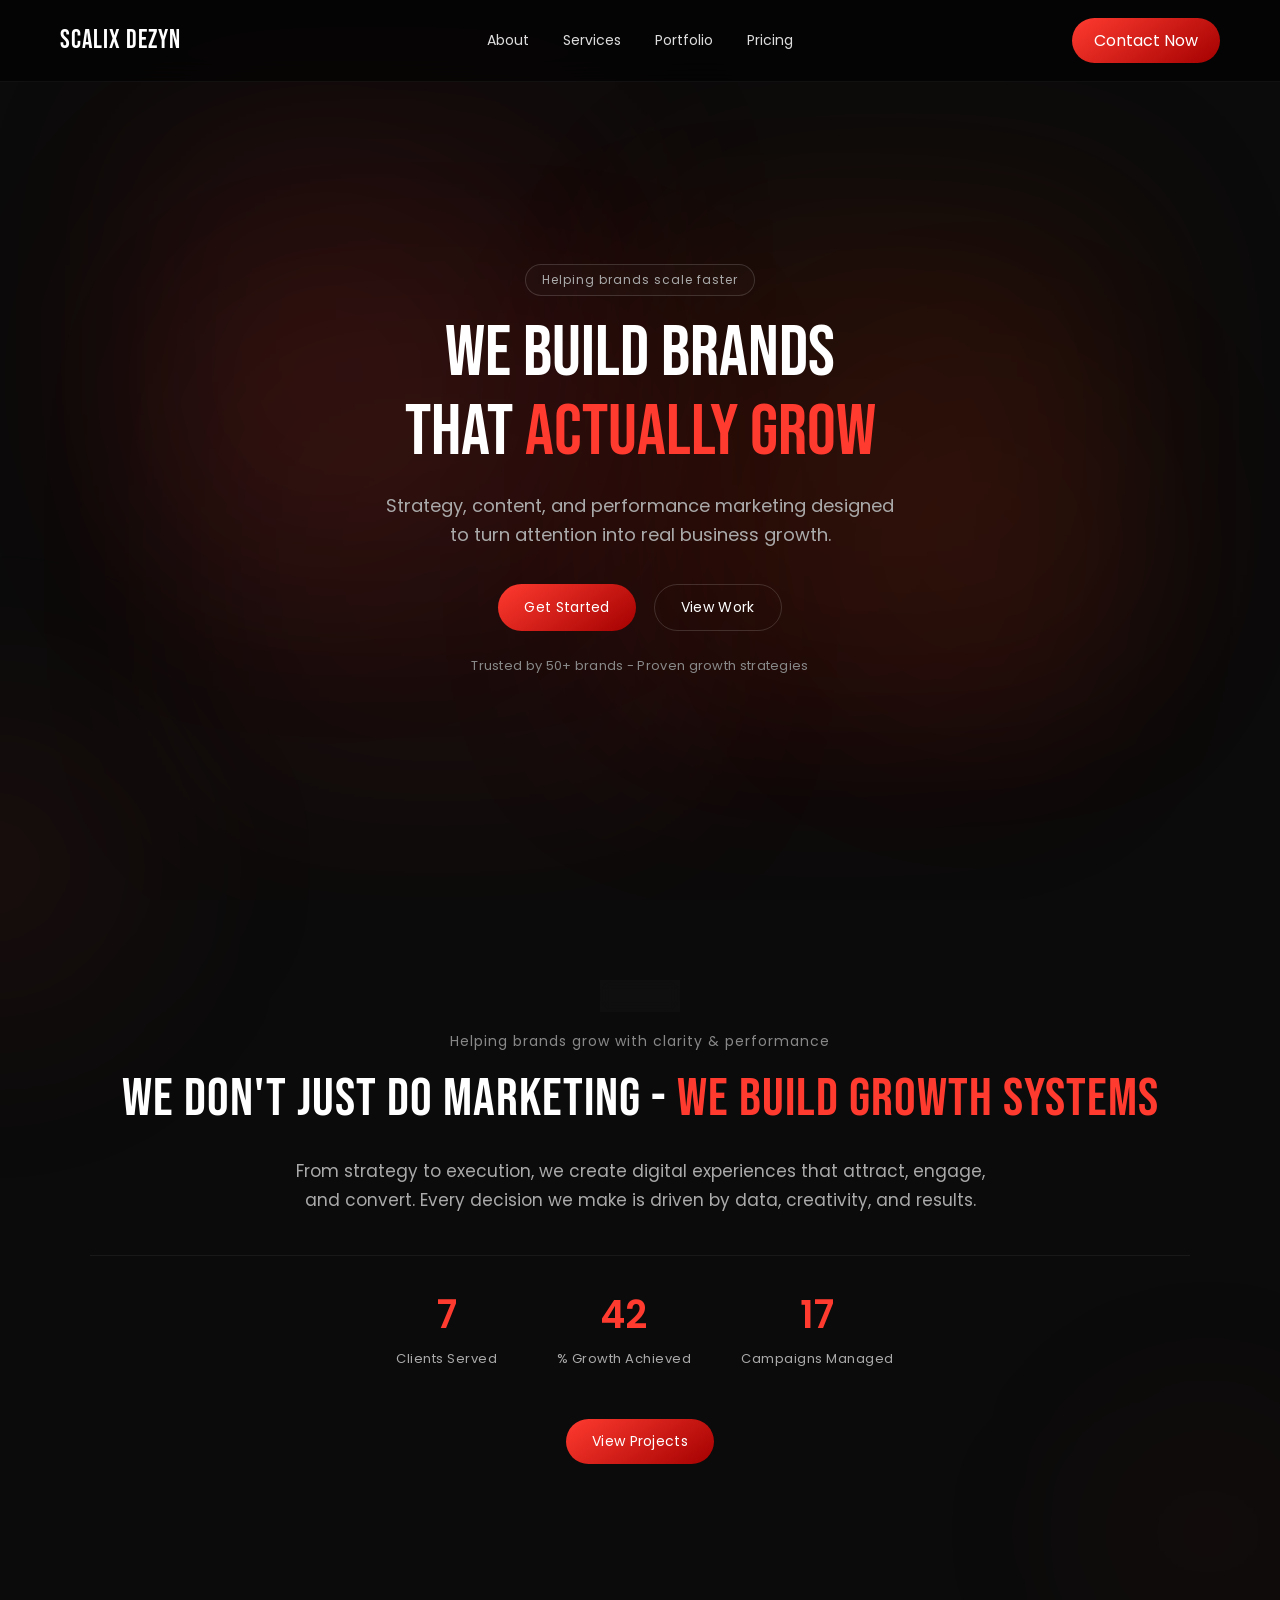
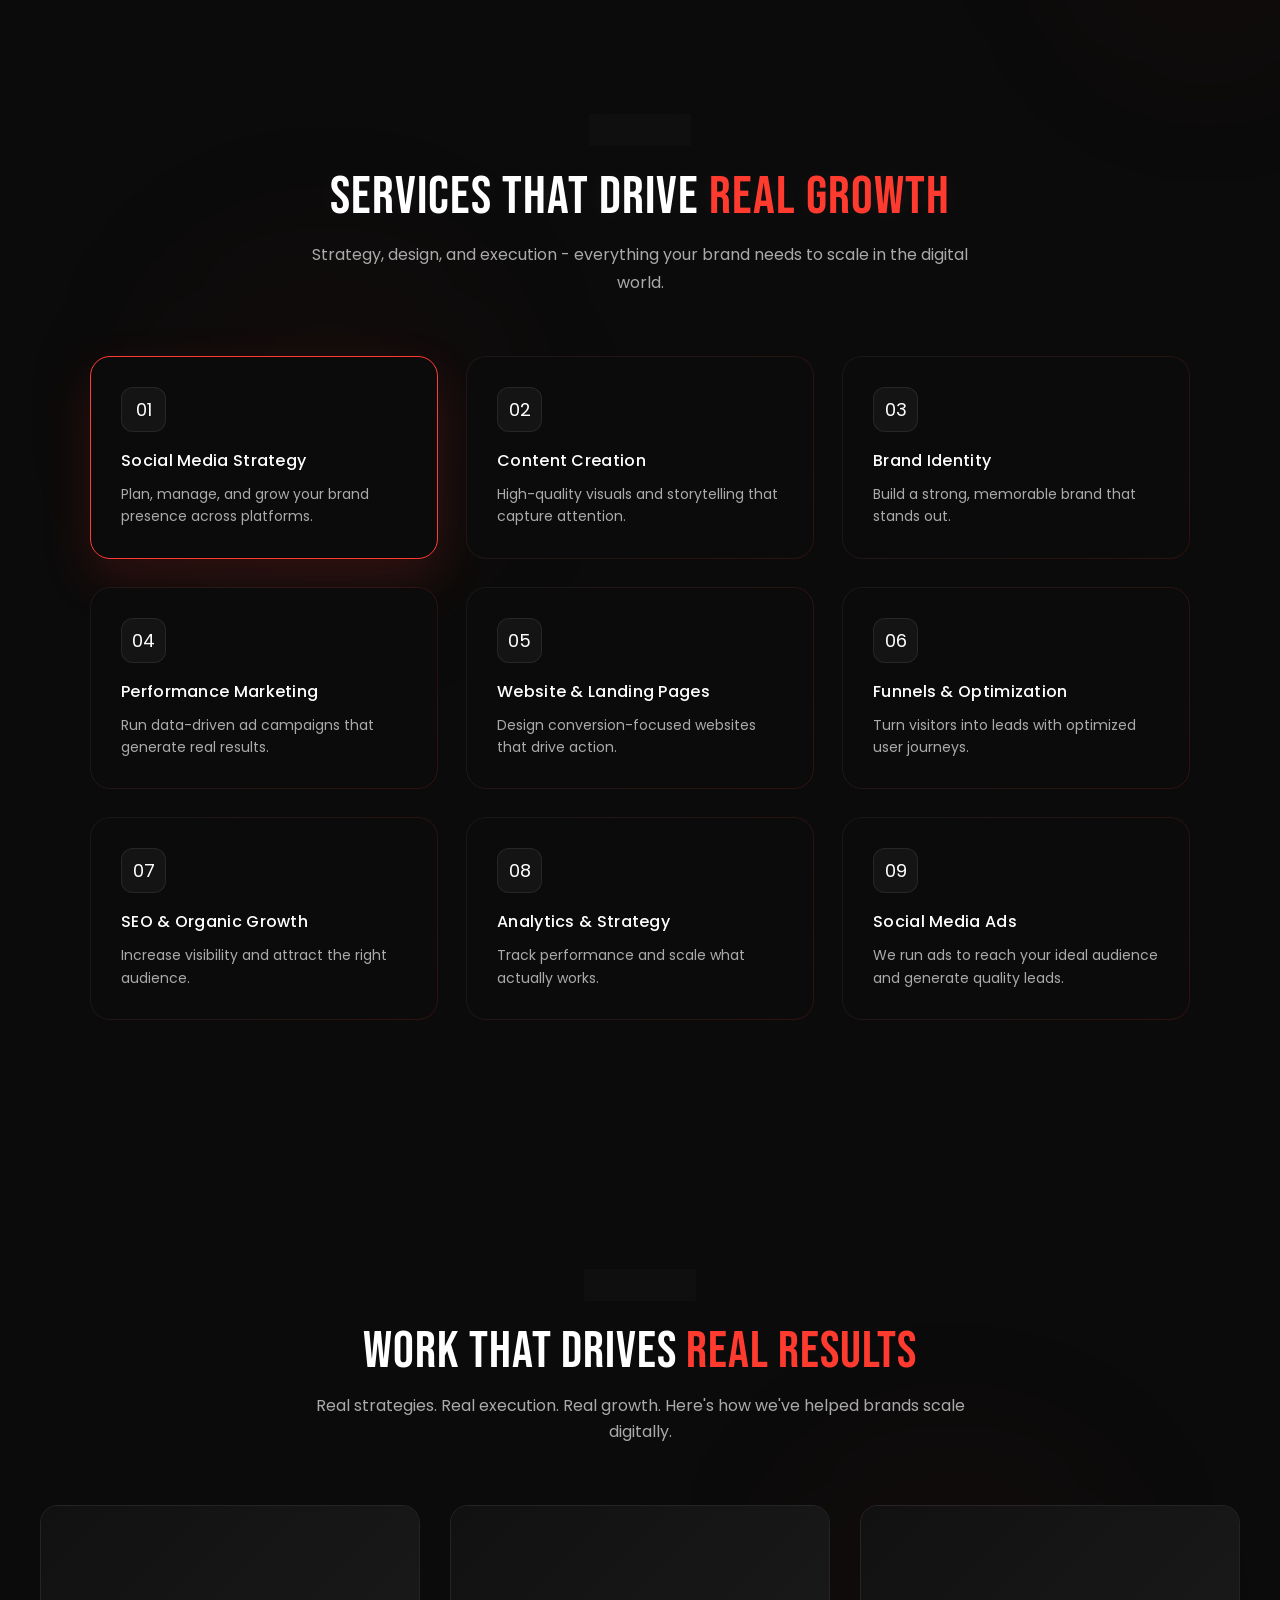
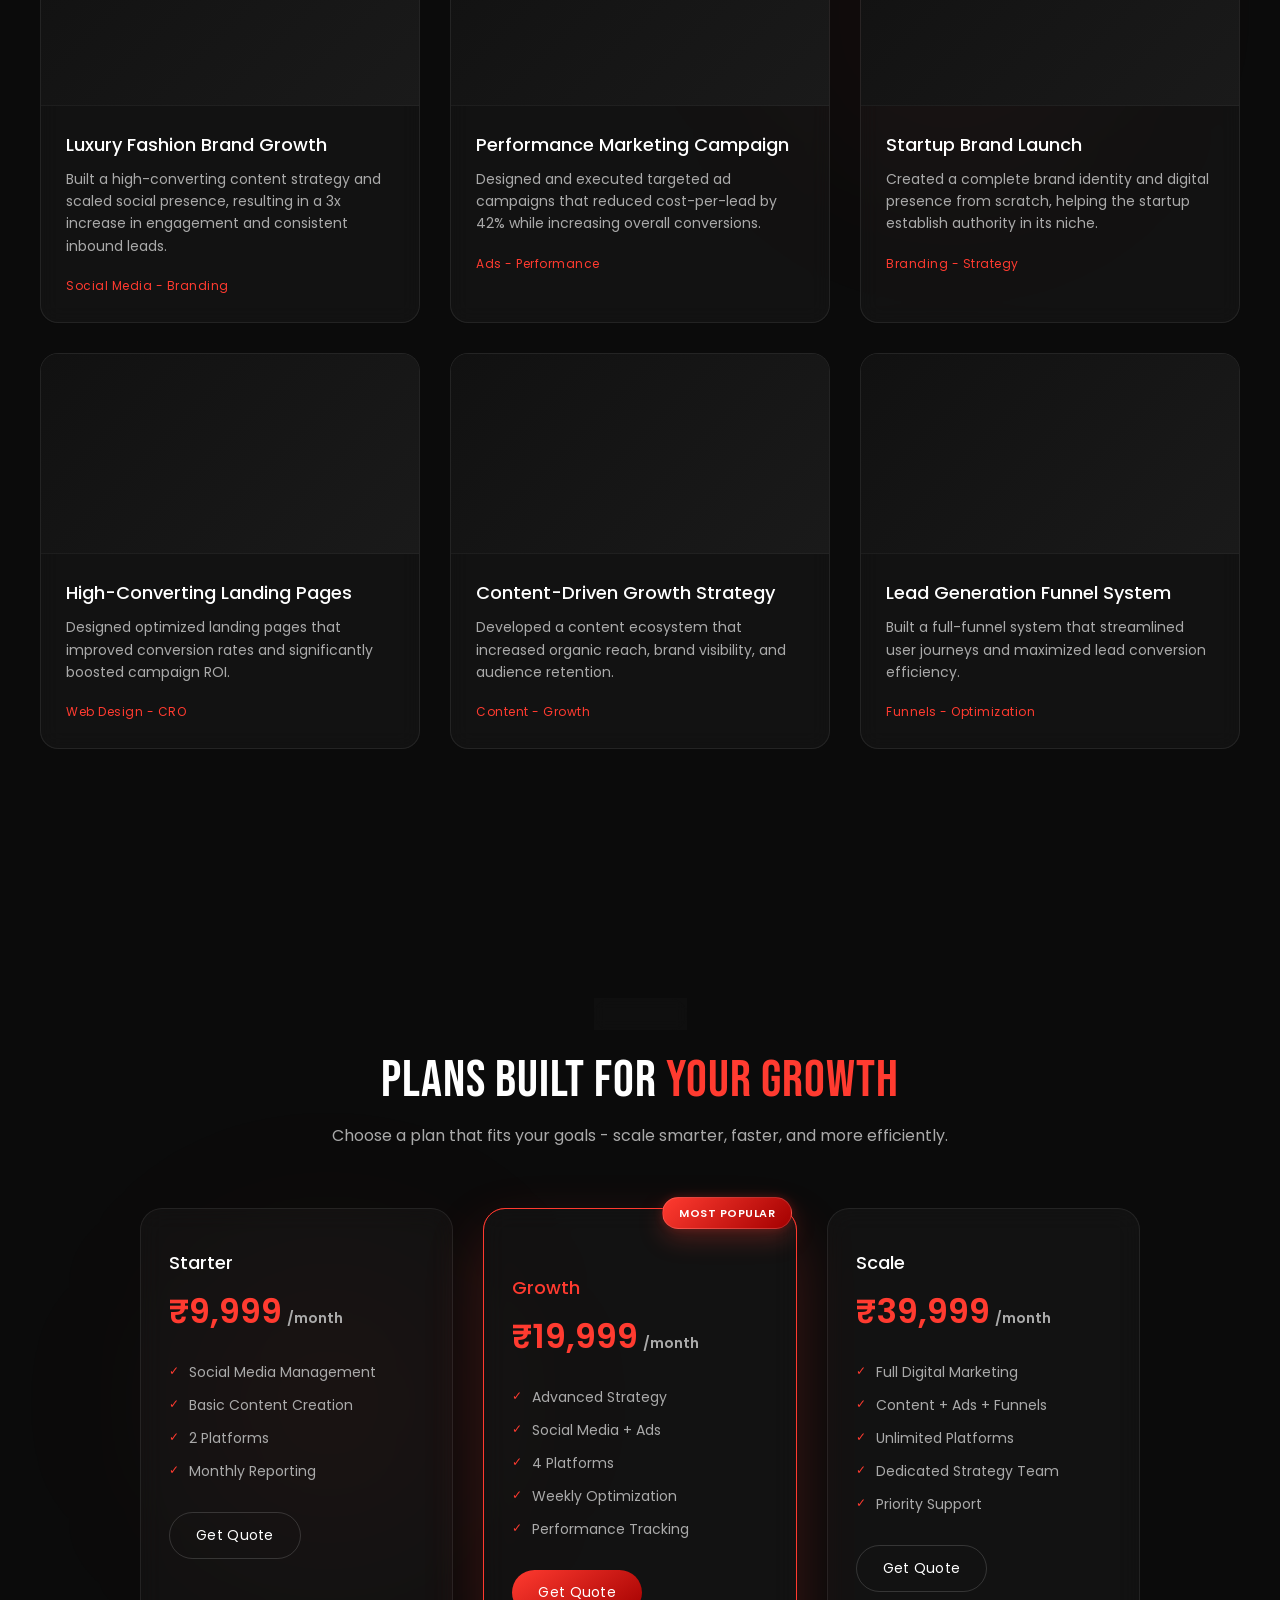
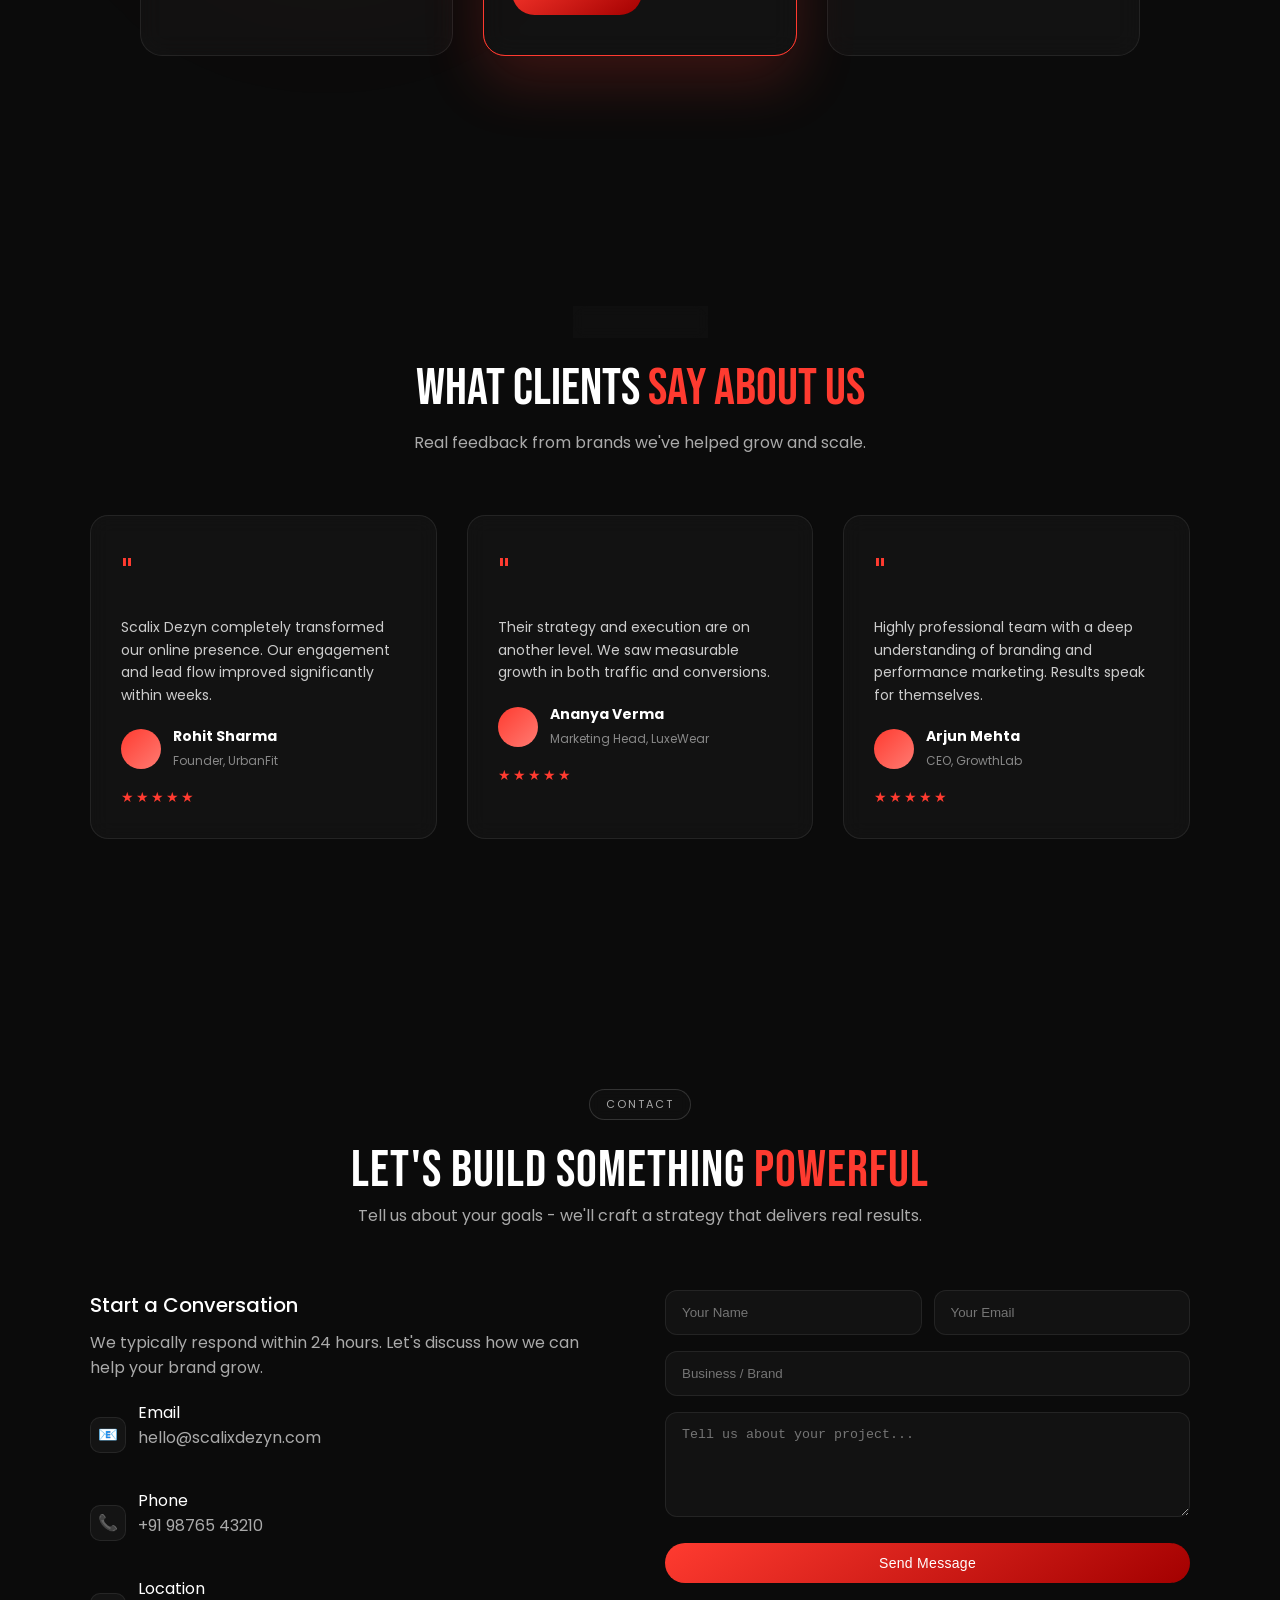
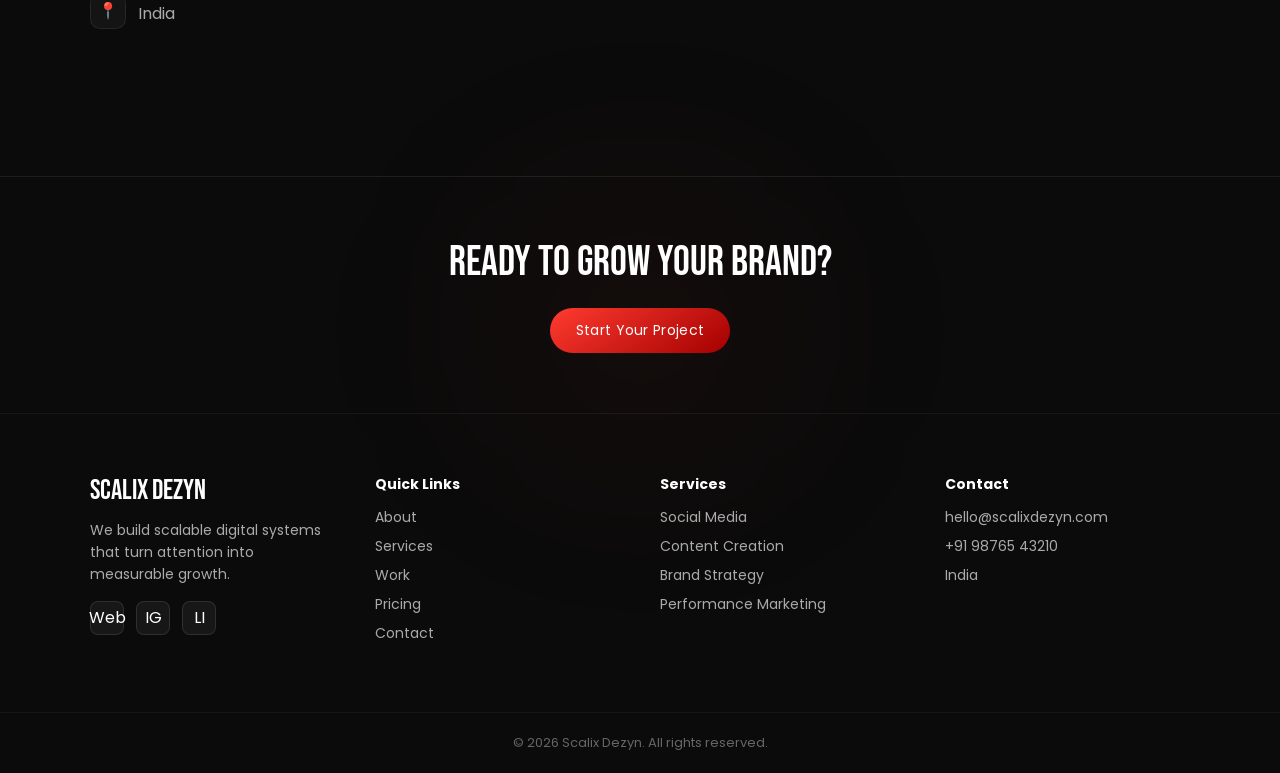
<file: index.html>
<!DOCTYPE html>
<html>
<head>
 <meta charset="utf-8">
 <meta name="viewport" content="width=device-width, initial-scale=1">
 <link rel="stylesheet" type="text/css" href="css/style.css">
 <link rel="stylesheet" type="text/css" href="css/navbar.css">
 <link rel="stylesheet" type="text/css" href="css/hero.css">
 <link rel="stylesheet" type="text/css" href="css/about.css">
 <link rel="stylesheet" type="text/css" href="css/services.css">
 <link rel="stylesheet" type="text/css" href="css/portfolio.css">
 <link rel="stylesheet" type="text/css" href="css/pricing.css">
 <link rel="stylesheet" type="text/css" href="css/testimonial.css">
 <link rel="stylesheet" type="text/css" href="css/contact.css">
 <link rel="stylesheet" type="text/css" href="css/footer.css">
 <link rel="stylesheet" type="text/css" href="css/common.css">

 <link href="https://fonts.googleapis.com/css2?family=Bebas+Neue&family=Poppins:wght@300;500&display=swap" rel="stylesheet">  
 <title>Scalix Dezyn</title>
</head>

<script defer src="script.js"></script>
<body>

<!-- GLOBAL GLOW -->
<div class="bg-glow">
 <span></span>
 <span></span>
 <span></span>
 <span></span>
</div>

<!-- NAVBAR -->
<header class="navbar">
 <div class="logo"><a href="#home" class="logo">Scalix Dezyn</a></div>

 <nav class="nav-center">
  <a href="#about">About</a>
  <a href="#services">Services</a>
  <a href="#portfolio">Portfolio</a>
  <a href="#pricing">Pricing</a>
</nav>

<div class="nav-right">
  <a href="#contact" class="nav-btn">Contact Now</a>
  <div class="menu-toggle">
    <span></span>
    <span></span>
    <span></span>
  </div>
</div>
</header>

<!-- HERO-->
<section id="home" class="hero">

  <div class="hero-content">

    <!-- TOP LABEL -->
    <p class="hero-label">Helping brands scale faster</p>

    <!-- MAIN HEADING -->
    <h1 class="reveal">
      We build brands <br>
      that <span class="highlight">actually grow</span>
    </h1>

    <!-- SUBTEXT -->
    <p class="hero-subtext reveal delay-1">
      Strategy, content, and performance marketing designed to turn
      attention into real business growth.
    </p>

    <!-- BUTTONS -->
    <div class="hero-buttons reveal delay-2">
      <a href="#contact" class="btn primary">Get Started</a>
      <a href="#portfolio" class="btn secondary">View Work</a>
    </div>

    <!-- TRUST LINE -->
    <div class="hero-trust reveal delay-3">
      Trusted by 50+ brands - Proven growth strategies
    </div>

  </div>

</section>

<!-- ABOUT -->
<section id="about" class="about">
  <div class="about-container">
    <p class="about-label reveal">ABOUT</p>
    <p class="about-tag reveal">Helping brands grow with clarity & performance</p>

    <h2 class="about-quote reveal">
      We don't just do marketing -
      <span class="highlight">we build growth systems</span>
    </h2>

    <p class="about-subtext reveal delay-1">
      From strategy to execution, we create digital experiences that attract, engage, 
      and convert. Every decision we make is driven by data, creativity, and results.
    </p>

    <!-- STATS -->
    <div class="about-stats reveal delay-2">

      <div class="stat">
        <h3 class="counter" data-target="50">0</h3>
        <p>Clients Served</p>
      </div>

      <div class="stat">
        <h3 class="counter" data-target="300">0</h3>
        <p>% Growth Achieved</p>
      </div>

      <div class="stat">
        <h3 class="counter" data-target="120">0</h3>
        <p>Campaigns Managed</p>
      </div>

    </div>

    <a href="#contact" class="btn primary reveal delay-3">
      View Projects
    </a>

  </div>
</section>

<!-- SERVICES -->
<section id="services" class="services">

  <!-- LABEL -->
  <p class="services-label reveal">SERVICES</p>

  <!-- HEADER -->
  <div class="services-header reveal">
    <h2>
      Services that drive <span class="highlight">real growth</span>
    </h2>
    <p class="services-subtext">
      Strategy, design, and execution - everything your brand needs to scale in the digital world.
    </p>
  </div>

  <!-- SERVICES GRID -->
  <div class="services-container">

    <!-- CARD 1 -->
    <a href="sm_strategy.html" class="service-card reveal featured">
      <div class="service-icon">01</div>
      <h3>Social Media Strategy</h3>
      <p>Plan, manage, and grow your brand presence across platforms.</p>
    </a>

    <!-- CARD 2 -->
    <a href="content_creation.html" class="service-card reveal delay-1">
      <div class="service-icon">02</div>
      <h3>Content Creation</h3>
      <p>High-quality visuals and storytelling that capture attention.</p>
    </a>

    <!-- CARD 3 -->
    <a href="brand_identity.html" class="service-card reveal delay-2">
      <div class="service-icon">03</div>
      <h3>Brand Identity</h3>
      <p>Build a strong, memorable brand that stands out.</p>
    </a>

    <!-- CARD 4 -->
    <a href="performance_marketing.html" class="service-card reveal">
      <div class="service-icon">04</div>
      <h3>Performance Marketing</h3>
      <p>Run data-driven ad campaigns that generate real results.</p>
    </a>

    <!-- CARD 5 -->
    <a href="website_landing_pages.html" class="service-card reveal delay-1">
      <div class="service-icon">05</div>
      <h3>Website & Landing Pages</h3>
      <p>Design conversion-focused websites that drive action.</p>
    </a>

    <!-- CARD 6 -->
    <a href="funnels_optimization.html" class="service-card reveal delay-2">
      <div class="service-icon">06</div>
      <h3>Funnels & Optimization</h3>
      <p>Turn visitors into leads with optimized user journeys.</p>
    </a>

    <!-- CARD 7 -->
    <a href="seo_organic_growth.html" class="service-card reveal">
      <div class="service-icon">07</div>
      <h3>SEO & Organic Growth</h3>
      <p>Increase visibility and attract the right audience.</p>
    </a>

    <!-- CARD 8 -->
    <a href="analytics_strategy.html" class="service-card reveal delay-1">
      <div class="service-icon">08</div>
      <h3>Analytics & Strategy</h3>
      <p>Track performance and scale what actually works.</p>
    </a>

    <!-- CARD 9 -->
    <a href="social_media_ads.html" class="service-card reveal delay-2">
      <div class="service-icon">09</div>
      <h3>Social Media Ads</h3>
      <p>We run ads to reach your ideal audience and generate quality leads.</p>
    </a>

  </div>

</section>

<!-- PORTFOLIO / WORK -->
<section id="portfolio" class="portfolio">


 <!-- HEADER -->
 <p class="portfolio-label reveal">PORTFOLIO</p>

 <div class="portfolio-header reveal">
  <h2>
    Work that drives <span class="highlight">real results</span>
  </h2>
  <p class="portfolio-subtext">
    Real strategies. Real execution. Real growth.  
    Here's how we've helped brands scale digitally.
  </p>
</div>

<!-- PROJECTS -->
<div class="portfolio-container">

  <!-- PROJECT 1 -->
  <div class="portfolio-card reveal">
    <div class="portfolio-image"></div>
    <div class="portfolio-content">
      <h3>Luxury Fashion Brand Growth</h3>
      <p>
        Built a high-converting content strategy and scaled social presence,
        resulting in a 3x increase in engagement and consistent inbound leads.
      </p>
      <span class="portfolio-tag">Social Media - Branding</span>
    </div>
  </div>

  <!-- PROJECT 2 -->
  <div class="portfolio-card reveal">
    <div class="portfolio-image"></div>
    <div class="portfolio-content">
      <h3>Performance Marketing Campaign</h3>
      <p>
        Designed and executed targeted ad campaigns that reduced cost-per-lead
        by 42% while increasing overall conversions.
      </p>
      <span class="portfolio-tag">Ads - Performance</span>
    </div>
  </div>

  <!-- PROJECT 3 -->
  <div class="portfolio-card reveal">
    <div class="portfolio-image"></div>
    <div class="portfolio-content">
      <h3>Startup Brand Launch</h3>
      <p>
        Created a complete brand identity and digital presence from scratch,
        helping the startup establish authority in its niche.
      </p>
      <span class="portfolio-tag">Branding - Strategy</span>
    </div>
  </div>

  <!-- PROJECT 4 -->
  <div class="portfolio-card reveal">
    <div class="portfolio-image"></div>
    <div class="portfolio-content">
      <h3>High-Converting Landing Pages</h3>
      <p>
        Designed optimized landing pages that improved conversion rates
        and significantly boosted campaign ROI.
      </p>
      <span class="portfolio-tag">Web Design - CRO</span>
    </div>
  </div>

  <!-- PROJECT 5 -->
  <div class="portfolio-card reveal">
    <div class="portfolio-image"></div>
    <div class="portfolio-content">
      <h3>Content-Driven Growth Strategy</h3>
      <p>
        Developed a content ecosystem that increased organic reach,
        brand visibility, and audience retention.
      </p>
      <span class="portfolio-tag">Content - Growth</span>
    </div>
  </div>

  <!-- PROJECT 6 -->
  <div class="portfolio-card reveal">
    <div class="portfolio-image"></div>
    <div class="portfolio-content">
      <h3>Lead Generation Funnel System</h3>
      <p>
        Built a full-funnel system that streamlined user journeys
        and maximized lead conversion efficiency.
      </p>
      <span class="portfolio-tag">Funnels - Optimization</span>
    </div>
  </div>

</div>

</section>

<!-- PRICING -->
<section id="pricing" class="pricing">

  <!-- LABEL -->
  <p class="pricing-label reveal">PRICING</p>

  <!-- HEADER -->
  <div class="pricing-header reveal">
    <h2>
      Plans built for <span class="highlight">your growth</span>
    </h2>
    <p class="pricing-subtext">
      Choose a plan that fits your goals - scale smarter, faster, and more efficiently.
    </p>
  </div>

  <!-- PRICING CARDS -->
  <div class="pricing-container">

    <!-- STARTER -->
    <div class="pricing-card reveal">
      <h3>Starter</h3>
      <p class="price">₹9,999<span>/month</span></p>

      <ul class="features">
        <li>Social Media Management</li>
        <li>Basic Content Creation</li>
        <li>2 Platforms</li>
        <li>Monthly Reporting</li>
      </ul>

      <a href="quote_builder.html" class="btn secondary">Get Quote</a>
    </div>

    <!-- GROWTH (MAIN PLAN) -->
    <div class="pricing-card highlight reveal delay-1">
      <span class="badge">Most Popular</span>

      <h3>Growth</h3>
      <p class="price">₹19,999<span>/month</span></p>

      <ul class="features">
        <li>Advanced Strategy</li>
        <li>Social Media + Ads</li>
        <li>4 Platforms</li>
        <li>Weekly Optimization</li>
        <li>Performance Tracking</li>
      </ul>

      <a href="quote_builder.html" class="btn primary">Get Quote</a>
    </div>

    <!-- SCALE -->
    <div class="pricing-card reveal delay-1">
      <h3>Scale</h3>
      <p class="price">₹39,999<span>/month</span></p>

      <ul class="features">
        <li>Full Digital Marketing</li>
        <li>Content + Ads + Funnels</li>
        <li>Unlimited Platforms</li>
        <li>Dedicated Strategy Team</li>
        <li>Priority Support</li>
      </ul>

      <a href="quote_builder.html" class="btn secondary">Get Quote</a>
    </div>

  </div>

</section>


<!-- TESTIMONIALS -->
<section class="testimonials">

  <!-- LABEL -->
  <p class="testimonials-label reveal">TESTIMONIALS</p>

  <!-- HEADER -->
  <div class="testimonials-header reveal">
    <h2>
      What clients <span class="highlight">say about us</span>
    </h2>
    <p class="testimonials-subtext">
      Real feedback from brands we've helped grow and scale.
    </p>
  </div>

  <!-- CARDS -->
  <div class="testimonials-container">

    <!-- CARD 1 -->
    <div class="testimonial-card reveal">
      <div class="quote">"</div>

      <p class="testimonial-text">
        Scalix Dezyn completely transformed our online presence.
        Our engagement and lead flow improved significantly within weeks.
      </p>

      <div class="testimonial-footer">
        <div class="avatar"></div>
        <div>
          <h4>Rohit Sharma</h4>
          <span>Founder, UrbanFit</span>
        </div>
      </div>

      <div class="stars">★★★★★</div>
    </div>

    <!-- CARD 2 -->
    <div class="testimonial-card reveal delay-1">
      <div class="quote">"</div>

      <p class="testimonial-text">
        Their strategy and execution are on another level.
        We saw measurable growth in both traffic and conversions.
      </p>

      <div class="testimonial-footer">
        <div class="avatar"></div>
        <div>
          <h4>Ananya Verma</h4>
          <span>Marketing Head, LuxeWear</span>
        </div>
      </div>

      <div class="stars">★★★★★</div>
    </div>

    <!-- CARD 3 -->
    <div class="testimonial-card reveal delay-2">
      <div class="quote">"</div>

      <p class="testimonial-text">
        Highly professional team with a deep understanding of branding
        and performance marketing. Results speak for themselves.
      </p>

      <div class="testimonial-footer">
        <div class="avatar"></div>
        <div>
          <h4>Arjun Mehta</h4>
          <span>CEO, GrowthLab</span>
        </div>
      </div>

      <div class="stars">★★★★★</div>
    </div>

  </div>

</section>


<!-- CONTACT -->
<section id="contact" class="contact">

  <!-- LABEL -->
  <p class="contact-label reveal">CONTACT</p>

  <!-- HEADER -->
  <div class="contact-header reveal">
    <h2>
      Let's build something <span class="highlight">powerful</span>
    </h2>
    <p class="contact-subtext">
      Tell us about your goals - we'll craft a strategy that delivers real results.
    </p>
  </div>

  <div class="contact-container">

    <!-- LEFT -->
    <div class="contact-info reveal">

      <h3>Start a Conversation</h3>

      <p>
        We typically respond within 24 hours. Let's discuss how we can help your brand grow.
      </p>

      <div class="contact-details">

        <div class="contact-item">
          <div class="contact-icon">&#128231;</div>
          <div>
            <span>Email</span>
            <p>hello@scalixdezyn.com</p>
          </div>
        </div>

        <div class="contact-item">
          <div class="contact-icon">&#128222;</div>
          <div>
            <span>Phone</span>
            <p>+91 98765 43210</p>
          </div>
        </div>

        <div class="contact-item">
          <div class="contact-icon">&#128205;</div>
          <div>
            <span>Location</span>
            <p>India</p>
          </div>
        </div>

      </div>

    </div>

    <!-- RIGHT FORM -->
    <form class="contact-form reveal delay-1">

      <div class="input-row">
        <input type="text" placeholder="Your Name" required>
        <input type="email" placeholder="Your Email" required>
      </div>

      <input type="text" placeholder="Business / Brand">

      <textarea placeholder="Tell us about your project..." rows="5"></textarea>

      <button type="submit" class="btn primary">
        Send Message
      </button>

    </form>

  </div>

</section>



<!-- FOOTER -->
<footer class="footer">

  <!-- CTA STRIP -->
  <div class="footer-cta">
    <h2>Ready to grow your brand?</h2>
    <a href="#contact" class="btn primary">Start Your Project</a>
  </div>

  <div class="footer-container">

    <!-- BRAND -->
    <div class="footer-brand">
      <h3>Scalix Dezyn</h3>
      <p>
        We build scalable digital systems that turn attention into measurable growth.
      </p>

      <!-- SOCIAL -->
      <div class="footer-social">
        <a href="#">Web</a>
        <a href="#">IG</a>
        <a href="#">LI</a>
      </div>
    </div>

    <!-- LINKS -->
    <div class="footer-links">
      <h4>Quick Links</h4>
      <a href="#about">About</a>
      <a href="#services">Services</a>
      <a href="#portfolio">Work</a>
      <a href="#pricing">Pricing</a>
      <a href="#contact">Contact</a>
    </div>

    <!-- SERVICES -->
    <div class="footer-services">
      <h4>Services</h4>
      <p>Social Media</p>
      <p>Content Creation</p>
      <p>Brand Strategy</p>
      <p>Performance Marketing</p>
    </div>

    <!-- CONTACT -->
    <div class="footer-contact">
      <h4>Contact</h4>
      <p>hello@scalixdezyn.com</p>
      <p>+91 98765 43210</p>
      <p>India</p>
    </div>

  </div>

  <!-- BOTTOM -->
  <div class="footer-bottom">
    <p>&copy; 2026 Scalix Dezyn. All rights reserved.</p>
  </div>

</footer>


</body>
</html>
</file>
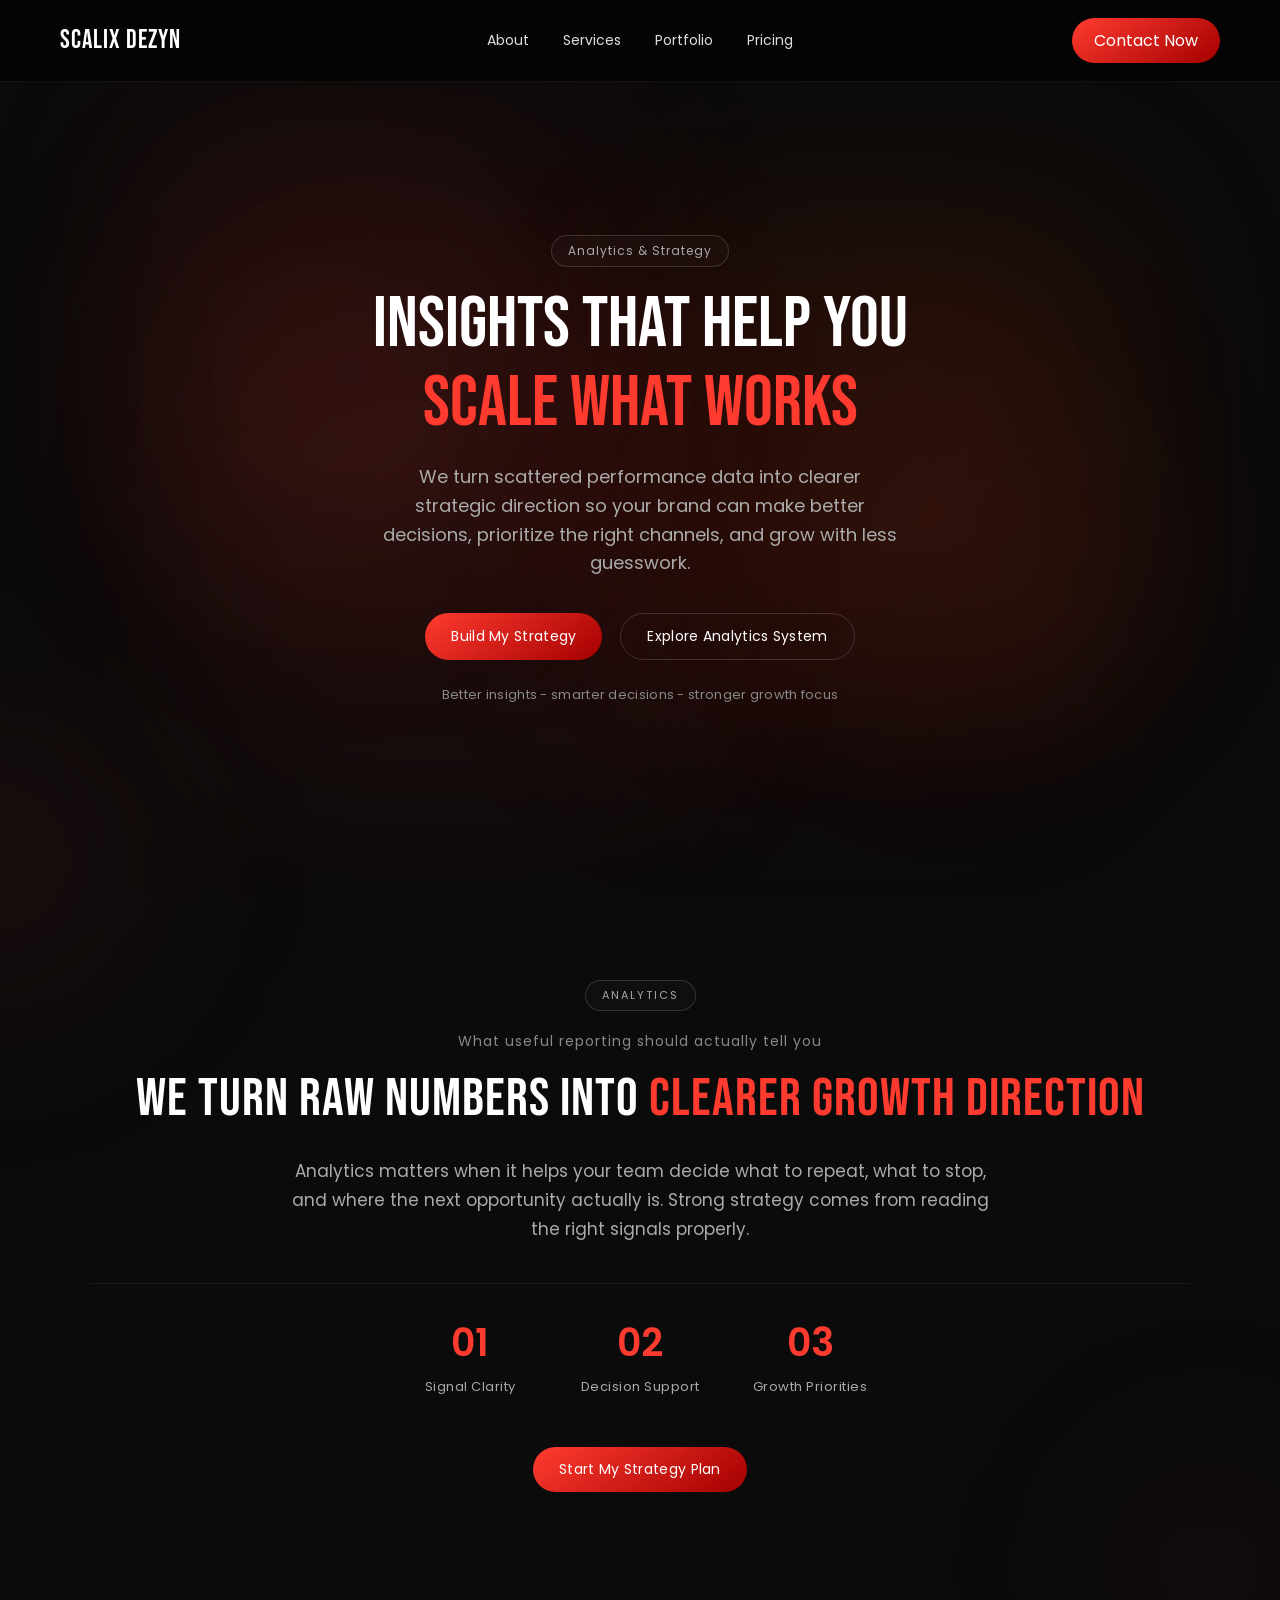
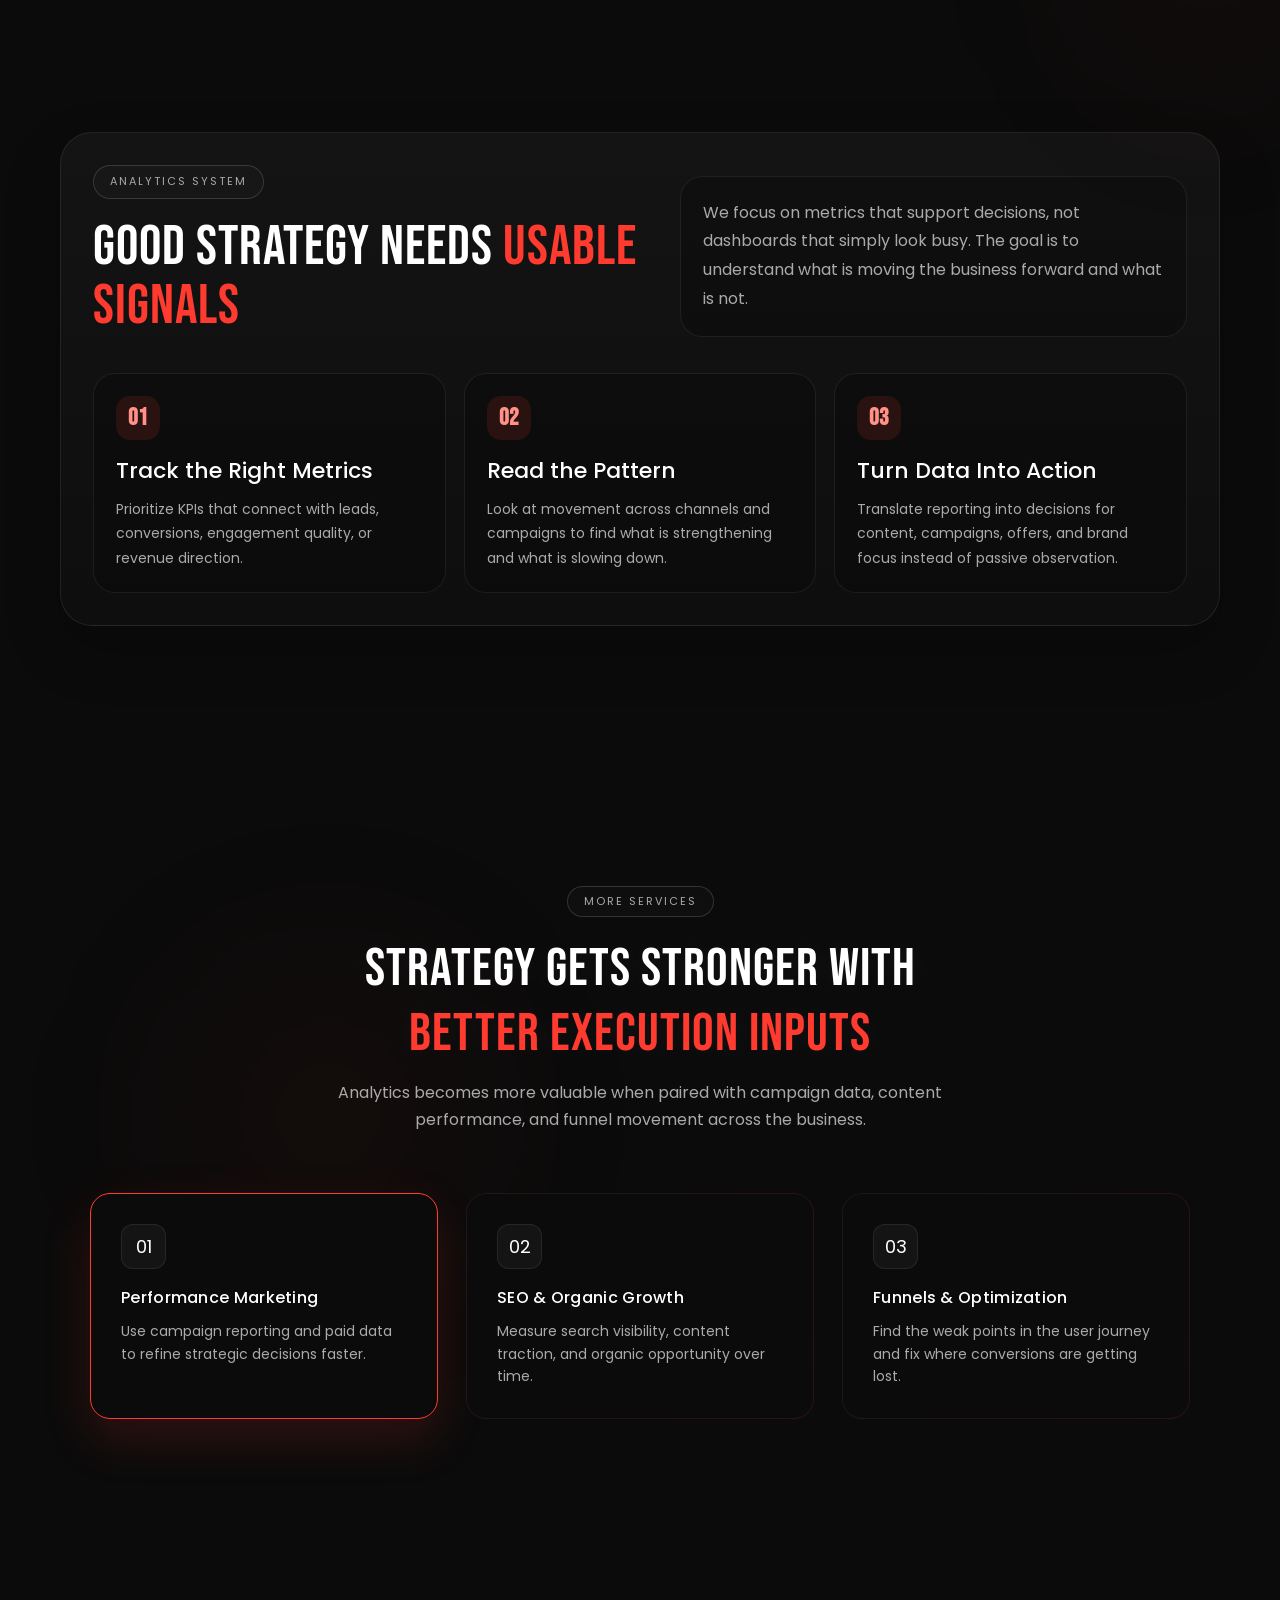
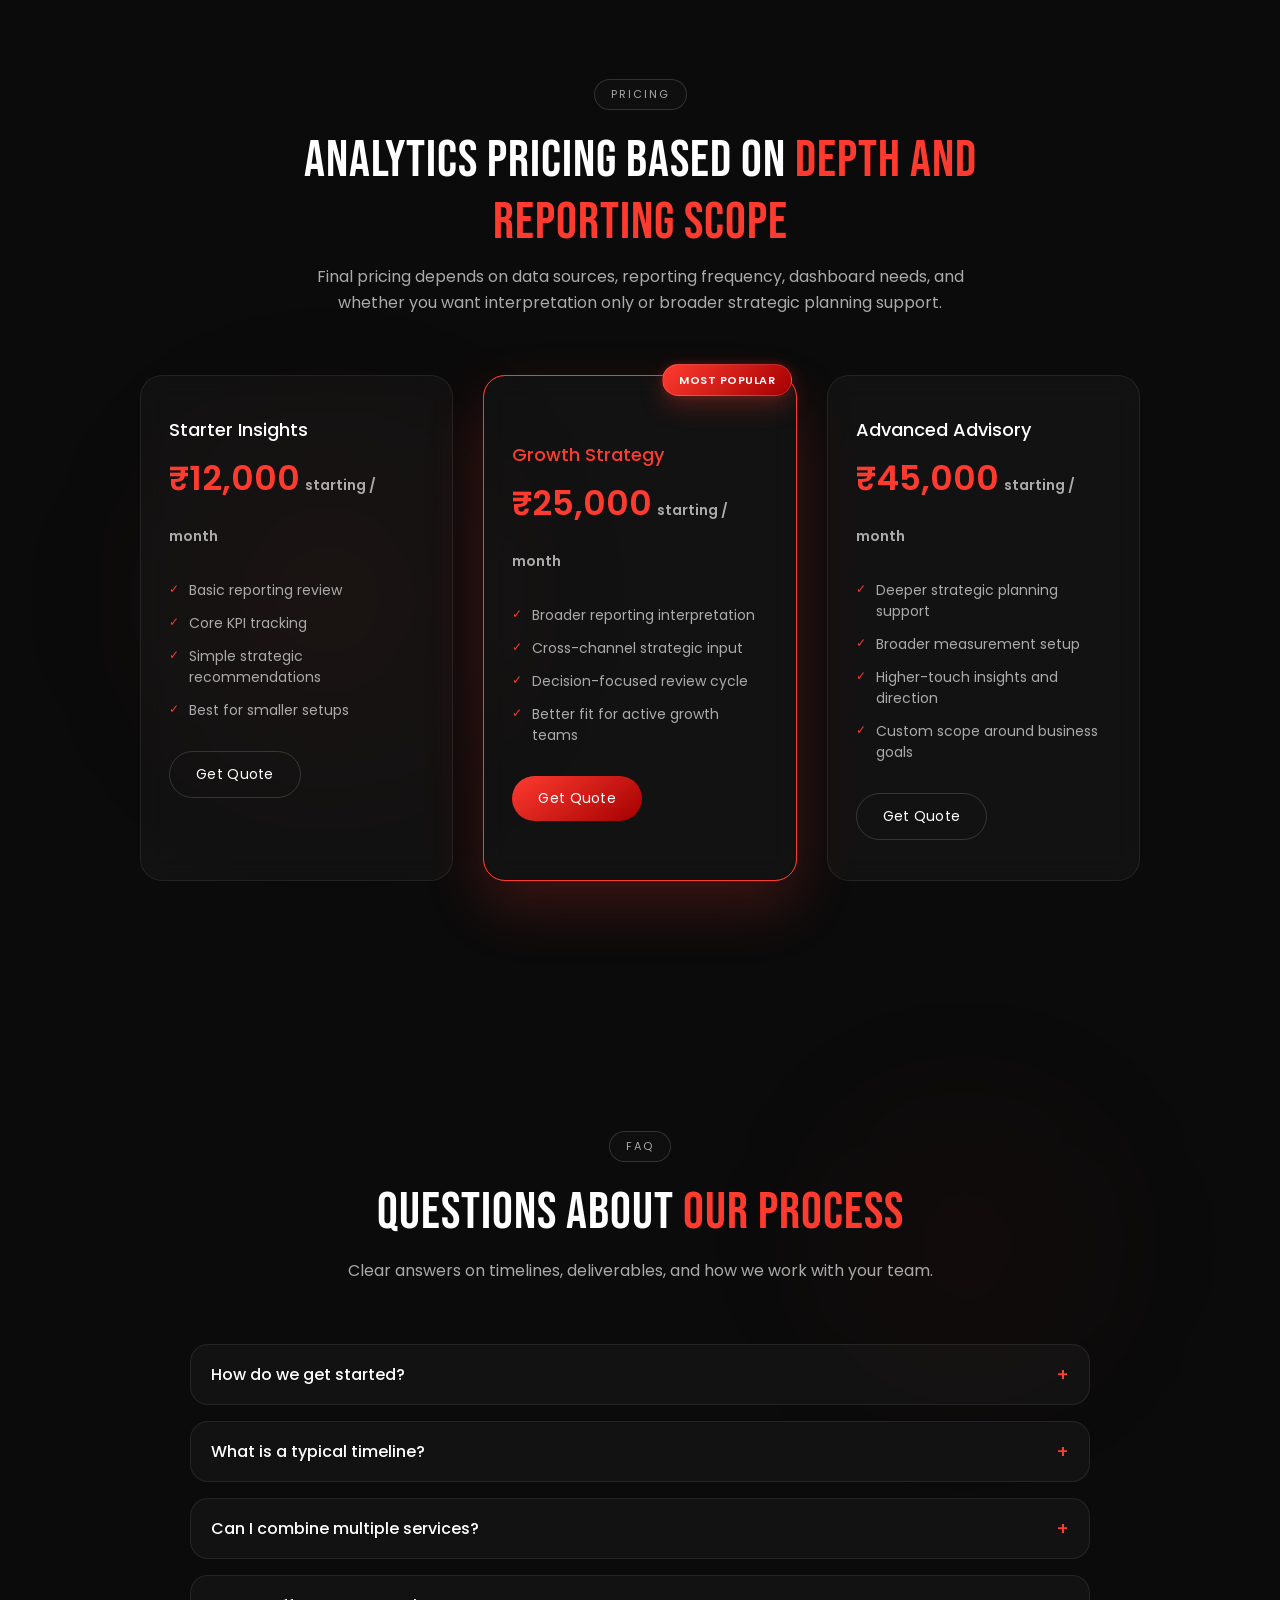
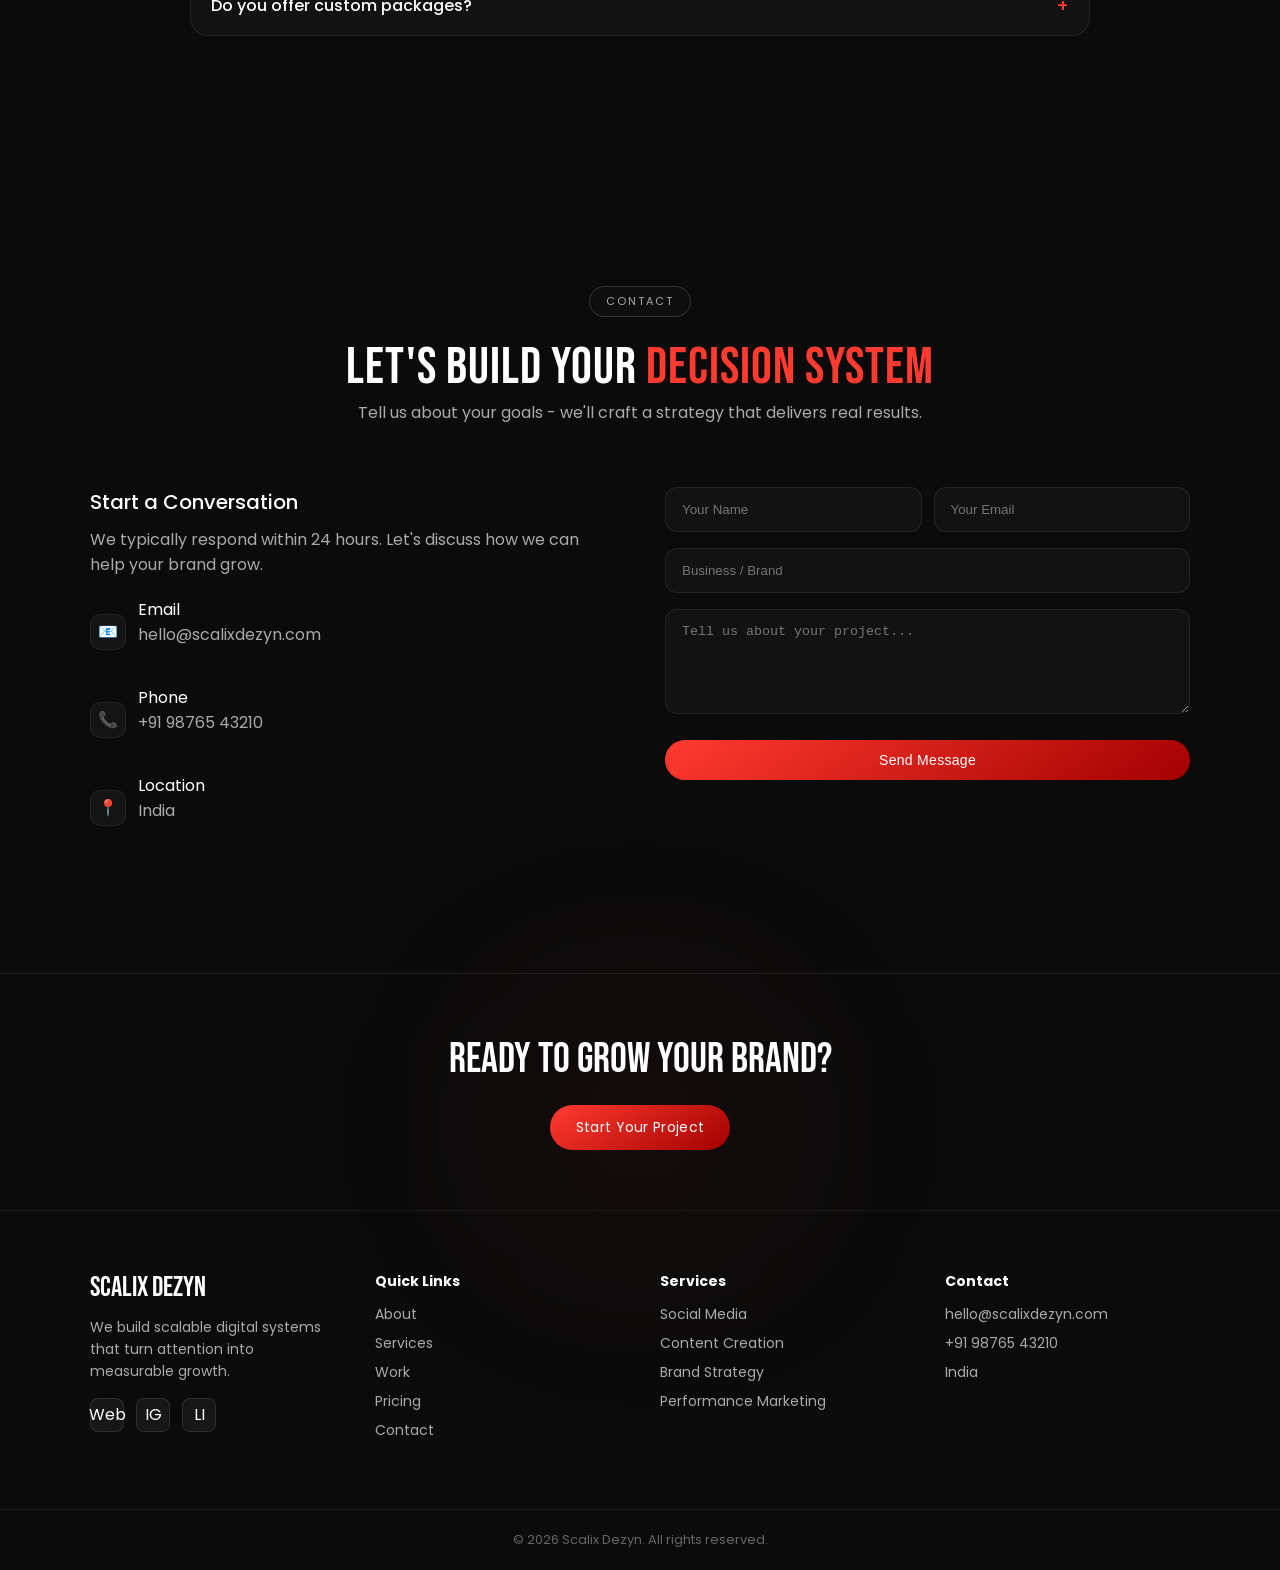
<file: analytics_strategy.html>
﻿<!DOCTYPE html>
<html>
<head>
  <meta charset="utf-8">
  <meta name="viewport" content="width=device-width, initial-scale=1">
  <link rel="stylesheet" type="text/css" href="css/style.css">
  <link rel="stylesheet" type="text/css" href="css/navbar.css">
  <link rel="stylesheet" type="text/css" href="css/hero.css">
  <link rel="stylesheet" type="text/css" href="css/about.css">
  <link rel="stylesheet" type="text/css" href="css/services.css">
  <link rel="stylesheet" type="text/css" href="css/pricing.css">
  <link rel="stylesheet" type="text/css" href="css/contact.css">
  <link rel="stylesheet" type="text/css" href="css/footer.css">
  <link rel="stylesheet" type="text/css" href="css/common.css">
  <link rel="stylesheet" type="text/css" href="css/analytics_strategy_page.css">
  <link href="https://fonts.googleapis.com/css2?family=Bebas+Neue&family=Poppins:wght@300;500&display=swap" rel="stylesheet">
  <title>Analytics & Strategy</title>
</head>
<body>
  <div class="bg-glow"><span></span><span></span><span></span><span></span></div>
  <header class="navbar"><div class="logo"><a href="index.html#home" class="logo">Scalix Dezyn</a></div><nav class="nav-center"><a href="index.html#about">About</a><a href="index.html#services">Services</a><a href="index.html#portfolio">Portfolio</a><a href="#pricing">Pricing</a></nav><div class="nav-right"><a href="#contact" class="nav-btn">Contact Now</a><div class="menu-toggle"><span></span><span></span><span></span></div></div></header>
  <section id="hero" class="hero"><div class="hero-content"><p class="hero-label">Analytics & Strategy</p><h1 class="reveal">Insights that help you <br><span class="highlight">scale what works</span></h1><p class="hero-subtext reveal delay-1">We turn scattered performance data into clearer strategic direction so your brand can make better decisions, prioritize the right channels, and grow with less guesswork.</p><div class="hero-buttons reveal delay-2"><a href="#contact" class="btn primary">Build My Strategy</a><a href="#analytics-system" class="btn secondary">Explore Analytics System</a></div><div class="hero-trust reveal delay-3">Better insights - smarter decisions - stronger growth focus</div></div></section>
  <section class="about"><div class="about-container"><p class="about-label reveal">ANALYTICS</p><p class="about-tag reveal">What useful reporting should actually tell you</p><h2 class="about-quote reveal">We turn raw numbers into <span class="highlight">clearer growth direction</span></h2><p class="about-subtext reveal delay-1">Analytics matters when it helps your team decide what to repeat, what to stop, and where the next opportunity actually is. Strong strategy comes from reading the right signals properly.</p><div class="about-stats reveal delay-2"><div class="stat"><h3>01</h3><p>Signal Clarity</p></div><div class="stat"><h3>02</h3><p>Decision Support</p></div><div class="stat"><h3>03</h3><p>Growth Priorities</p></div></div><a href="#contact" class="btn primary reveal delay-3">Start My Strategy Plan</a></div></section>
  <section id="analytics-system" class="analytics-lab"><div class="analytics-shell"><div class="analytics-head"><div><p class="about-label reveal">ANALYTICS SYSTEM</p><h2 class="reveal">Good strategy needs <span class="highlight">usable signals</span></h2></div><div class="analytics-note reveal delay-1"><p>We focus on metrics that support decisions, not dashboards that simply look busy. The goal is to understand what is moving the business forward and what is not.</p></div></div><div class="analytics-grid"><article class="analytics-card reveal"><strong>01</strong><h3>Track the Right Metrics</h3><p>Prioritize KPIs that connect with leads, conversions, engagement quality, or revenue direction.</p></article><article class="analytics-card reveal delay-1"><strong>02</strong><h3>Read the Pattern</h3><p>Look at movement across channels and campaigns to find what is strengthening and what is slowing down.</p></article><article class="analytics-card reveal delay-2"><strong>03</strong><h3>Turn Data Into Action</h3><p>Translate reporting into decisions for content, campaigns, offers, and brand focus instead of passive observation.</p></article></div></div></section>
  <section class="services"><p class="services-label reveal">MORE SERVICES</p><div class="services-header reveal"><h2>Strategy gets stronger with <span class="highlight">better execution inputs</span></h2><p class="services-subtext">Analytics becomes more valuable when paired with campaign data, content performance, and funnel movement across the business.</p></div><div class="services-container"><a href="performance_marketing.html" class="service-card reveal featured"><div class="service-icon">01</div><h3>Performance Marketing</h3><p>Use campaign reporting and paid data to refine strategic decisions faster.</p></a><a href="seo_organic_growth.html" class="service-card reveal delay-1"><div class="service-icon">02</div><h3>SEO & Organic Growth</h3><p>Measure search visibility, content traction, and organic opportunity over time.</p></a><a href="funnels_optimization.html" class="service-card reveal delay-2"><div class="service-icon">03</div><h3>Funnels & Optimization</h3><p>Find the weak points in the user journey and fix where conversions are getting lost.</p></a></div></section>
  <section id="pricing" class="pricing"><p class="pricing-label reveal">PRICING</p><div class="pricing-header reveal"><h2>Analytics pricing based on <span class="highlight">depth and reporting scope</span></h2><p class="pricing-subtext">Final pricing depends on data sources, reporting frequency, dashboard needs, and whether you want interpretation only or broader strategic planning support.</p></div><div class="pricing-container"><div class="pricing-card reveal"><h3>Starter Insights</h3><p class="price">₹12,000<span>starting / month</span></p><ul class="features"><li>Basic reporting review</li><li>Core KPI tracking</li><li>Simple strategic recommendations</li><li>Best for smaller setups</li></ul><a href="quote_builder.html?service=analytics-strategy&plan=starter-analytics" class="btn secondary">Get Quote</a></div><div class="pricing-card highlight reveal delay-1"><span class="badge">Most Popular</span><h3>Growth Strategy</h3><p class="price">₹25,000<span>starting / month</span></p><ul class="features"><li>Broader reporting interpretation</li><li>Cross-channel strategic input</li><li>Decision-focused review cycle</li><li>Better fit for active growth teams</li></ul><a href="quote_builder.html?service=analytics-strategy&plan=growth-analytics" class="btn primary">Get Quote</a></div><div class="pricing-card reveal delay-2"><h3>Advanced Advisory</h3><p class="price">₹45,000<span>starting / month</span></p><ul class="features"><li>Deeper strategic planning support</li><li>Broader measurement setup</li><li>Higher-touch insights and direction</li><li>Custom scope around business goals</li></ul><a href="quote_builder.html?service=analytics-strategy&plan=advanced-analytics" class="btn secondary">Get Quote</a></div></div></section>
  <section id="faq" class="faq">
  <p class="about-label reveal">FAQ</p>
  <div class="section-header reveal">
    <h2 class="section-title">Questions about <span class="highlight">our process</span></h2>
    <p class="section-subtext">Clear answers on timelines, deliverables, and how we work with your team.</p>
  </div>
  <div class="faq-grid">
    <details class="faq-item reveal">
      <summary>How do we get started?</summary>
      <p>Share your goals and context. We respond with a short scope outline and next steps.</p>
    </details>
    <details class="faq-item reveal delay-1">
      <summary>What is a typical timeline?</summary>
      <p>Most service engagements begin within 3 to 7 days and run in clear weekly or monthly cycles.</p>
    </details>
    <details class="faq-item reveal delay-2">
      <summary>Can I combine multiple services?</summary>
      <p>Yes. We can bundle related services and align deliverables into one coordinated plan.</p>
    </details>
    <details class="faq-item reveal delay-3">
      <summary>Do you offer custom packages?</summary>
      <p>Absolutely. We tailor scope and pricing based on goals, timelines, and team capacity.</p>
    </details>
  </div>
</section>
<section id="contact" class="contact"><p class="contact-label reveal">CONTACT</p><div class="contact-header reveal"><h2>Let's build your <span class="highlight">decision system</span></h2><p class="contact-subtext">Tell us about your goals - we'll craft a strategy that delivers real results.</p></div><div class="contact-container"><div class="contact-info reveal"><h3>Start a Conversation</h3><p>We typically respond within 24 hours. Let's discuss how we can help your brand grow.</p><div class="contact-details"><div class="contact-item"><div class="contact-icon">&#128231;</div><div><span>Email</span><p>hello@scalixdezyn.com</p></div></div><div class="contact-item"><div class="contact-icon">&#128222;</div><div><span>Phone</span><p>+91 98765 43210</p></div></div><div class="contact-item"><div class="contact-icon">&#128205;</div><div><span>Location</span><p>India</p></div></div></div></div><form class="contact-form reveal delay-1"><div class="input-row"><input type="text" placeholder="Your Name" required><input type="email" placeholder="Your Email" required></div><input type="text" placeholder="Business / Brand"><textarea placeholder="Tell us about your project..." rows="5"></textarea><button type="submit" class="btn primary">Send Message</button></form></div></section>
  <footer class="footer"><div class="footer-cta"><h2>Ready to grow your brand?</h2><a href="#contact" class="btn primary">Start Your Project</a></div><div class="footer-container"><div class="footer-brand"><h3>Scalix Dezyn</h3><p>We build scalable digital systems that turn attention into measurable growth.</p><div class="footer-social"><a href="#">Web</a><a href="#">IG</a><a href="#">LI</a></div></div><div class="footer-links"><h4>Quick Links</h4><a href="index.html#about">About</a><a href="index.html#services">Services</a><a href="index.html#portfolio">Work</a><a href="index.html#pricing">Pricing</a><a href="#contact">Contact</a></div><div class="footer-services"><h4>Services</h4><p>Social Media</p><p>Content Creation</p><p>Brand Strategy</p><p>Performance Marketing</p></div><div class="footer-contact"><h4>Contact</h4><p>hello@scalixdezyn.com</p><p>+91 98765 43210</p><p>India</p></div></div><div class="footer-bottom"><p>&copy; 2026 Scalix Dezyn. All rights reserved.</p></div></footer>
  <script defer src="script.js"></script>
</body>
</html>
</file>
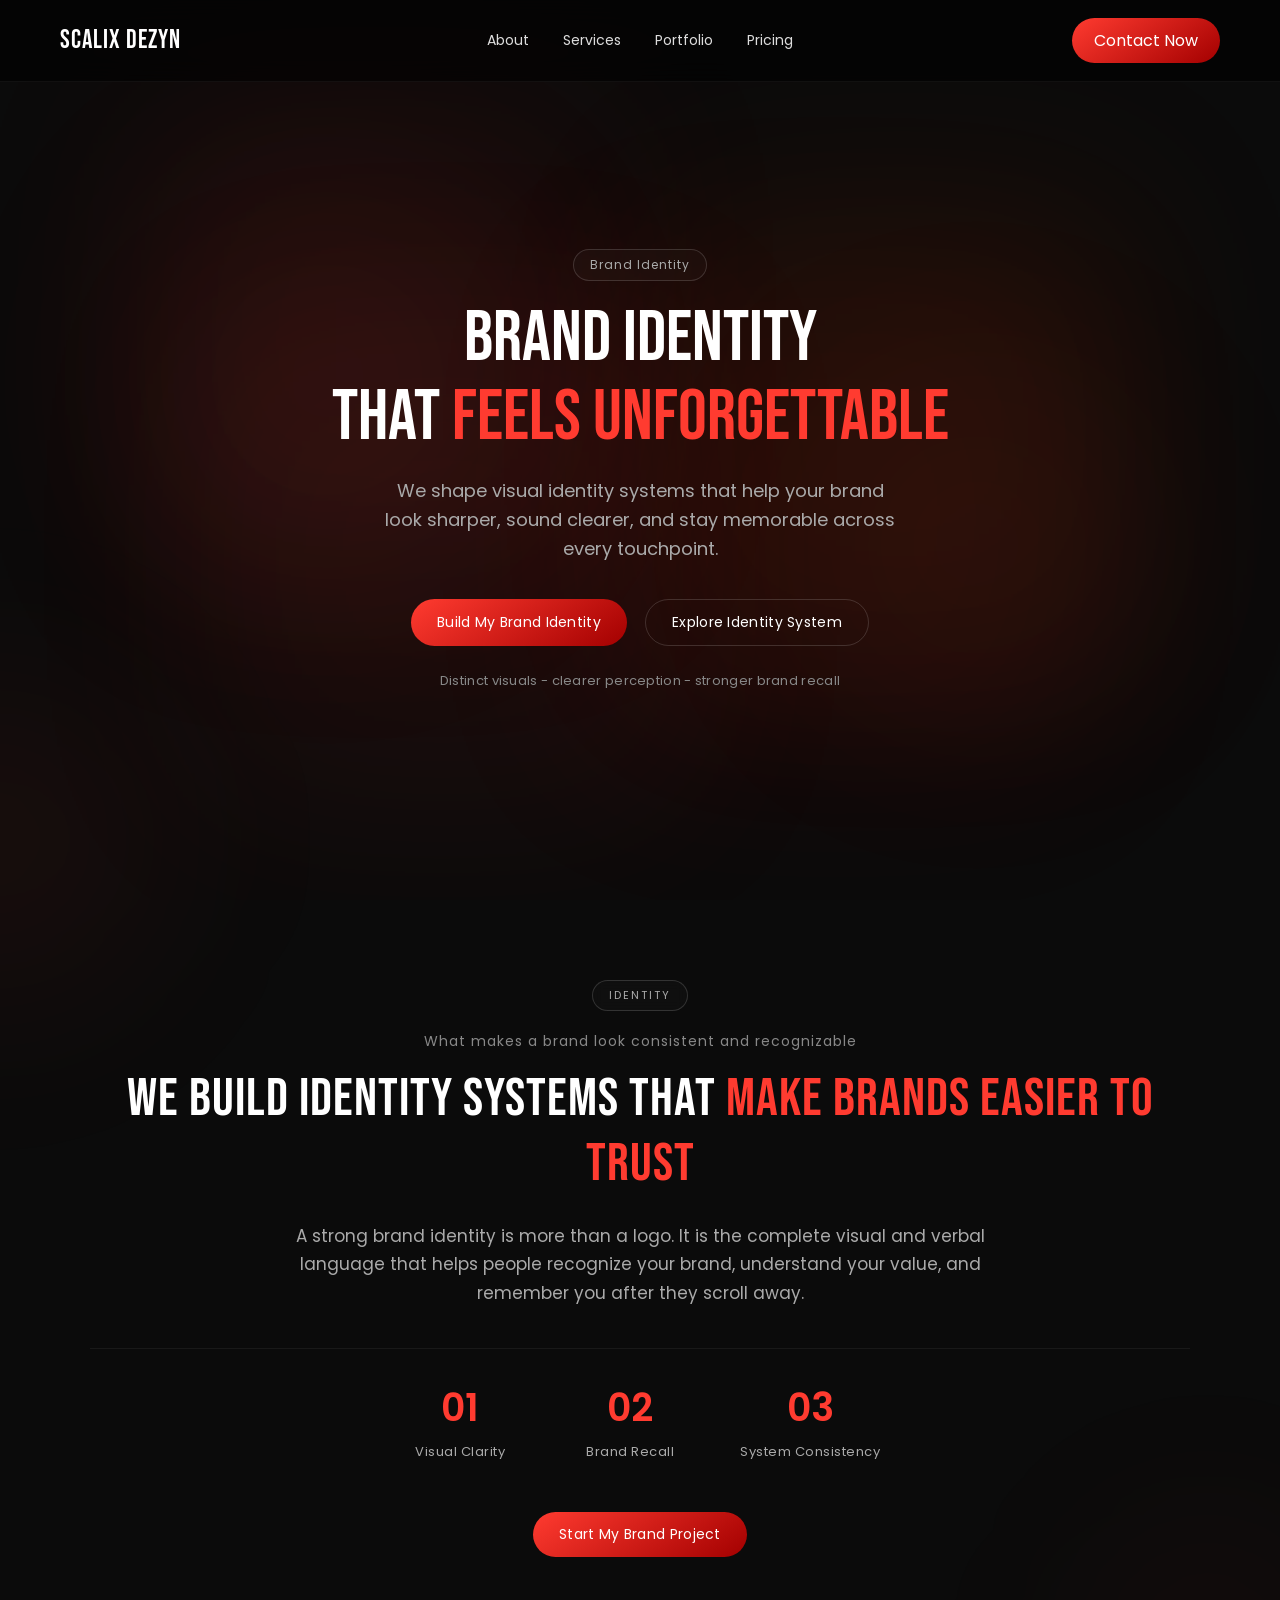
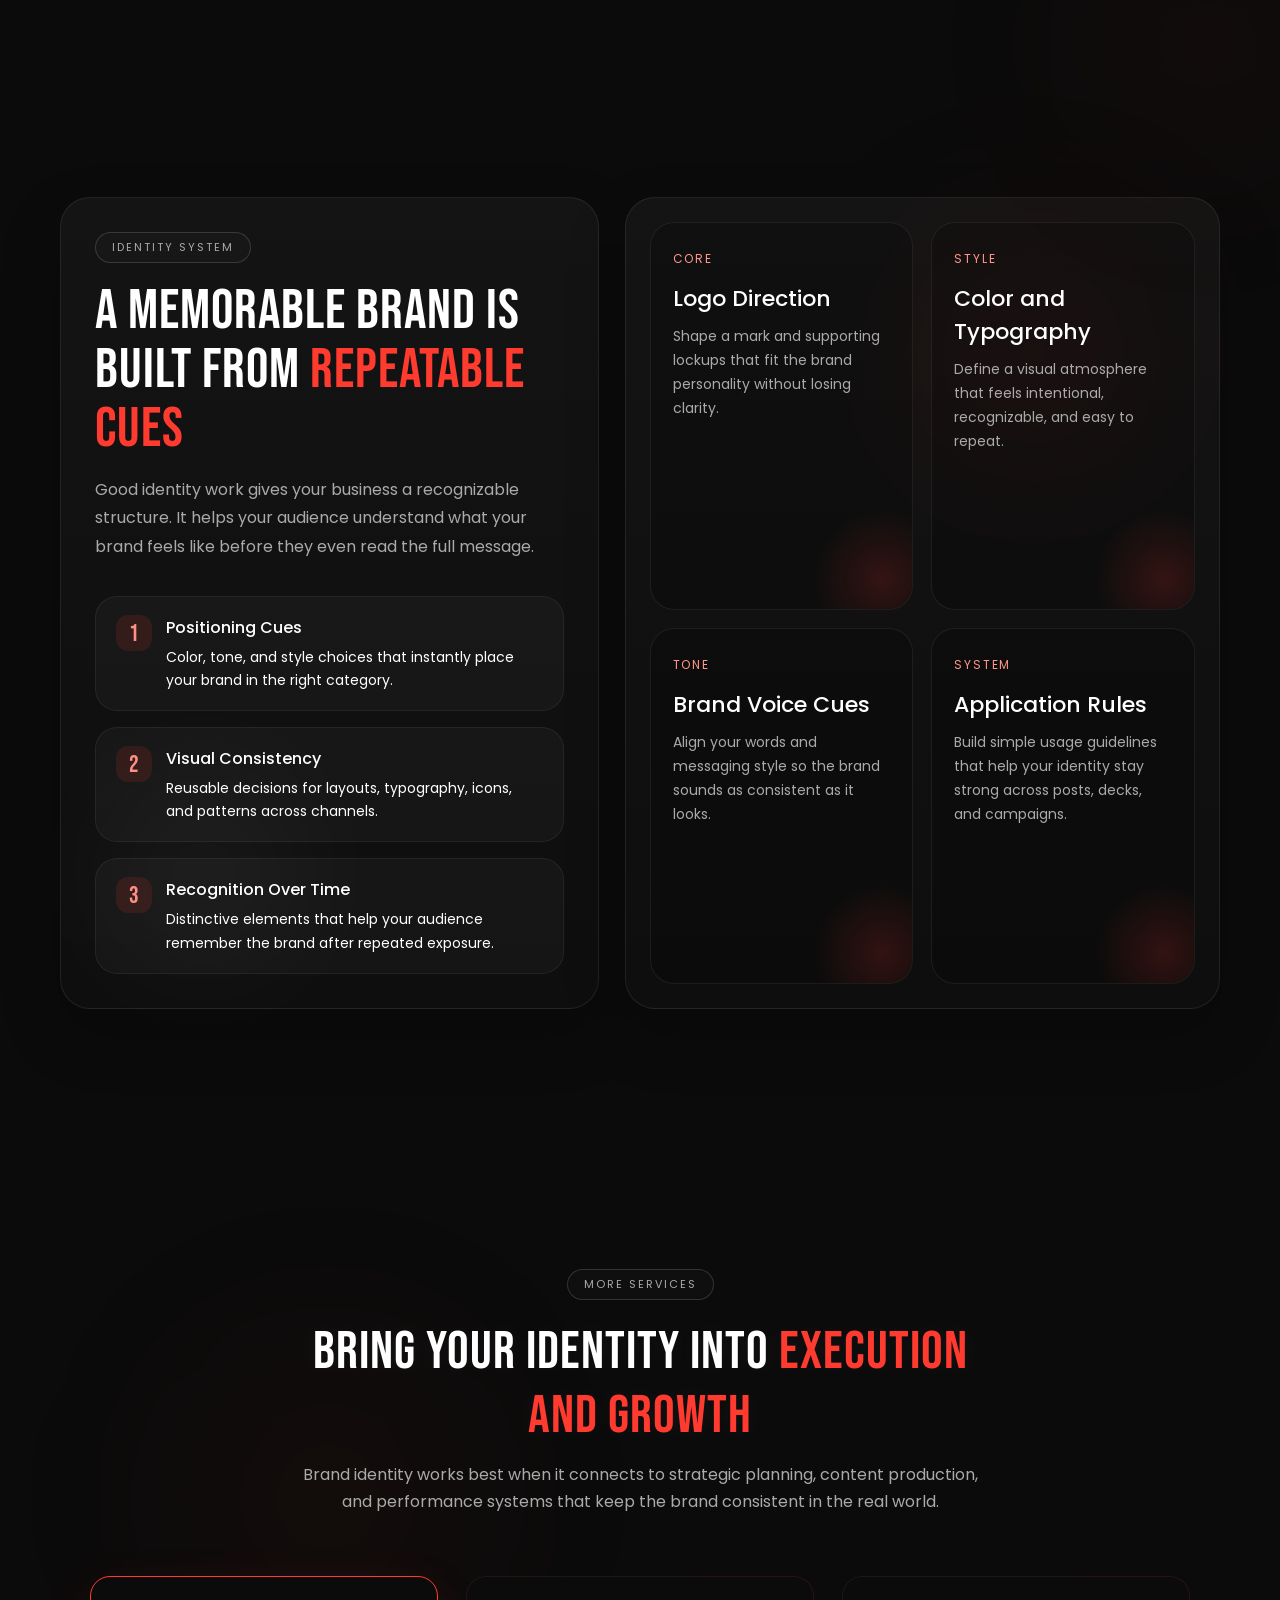
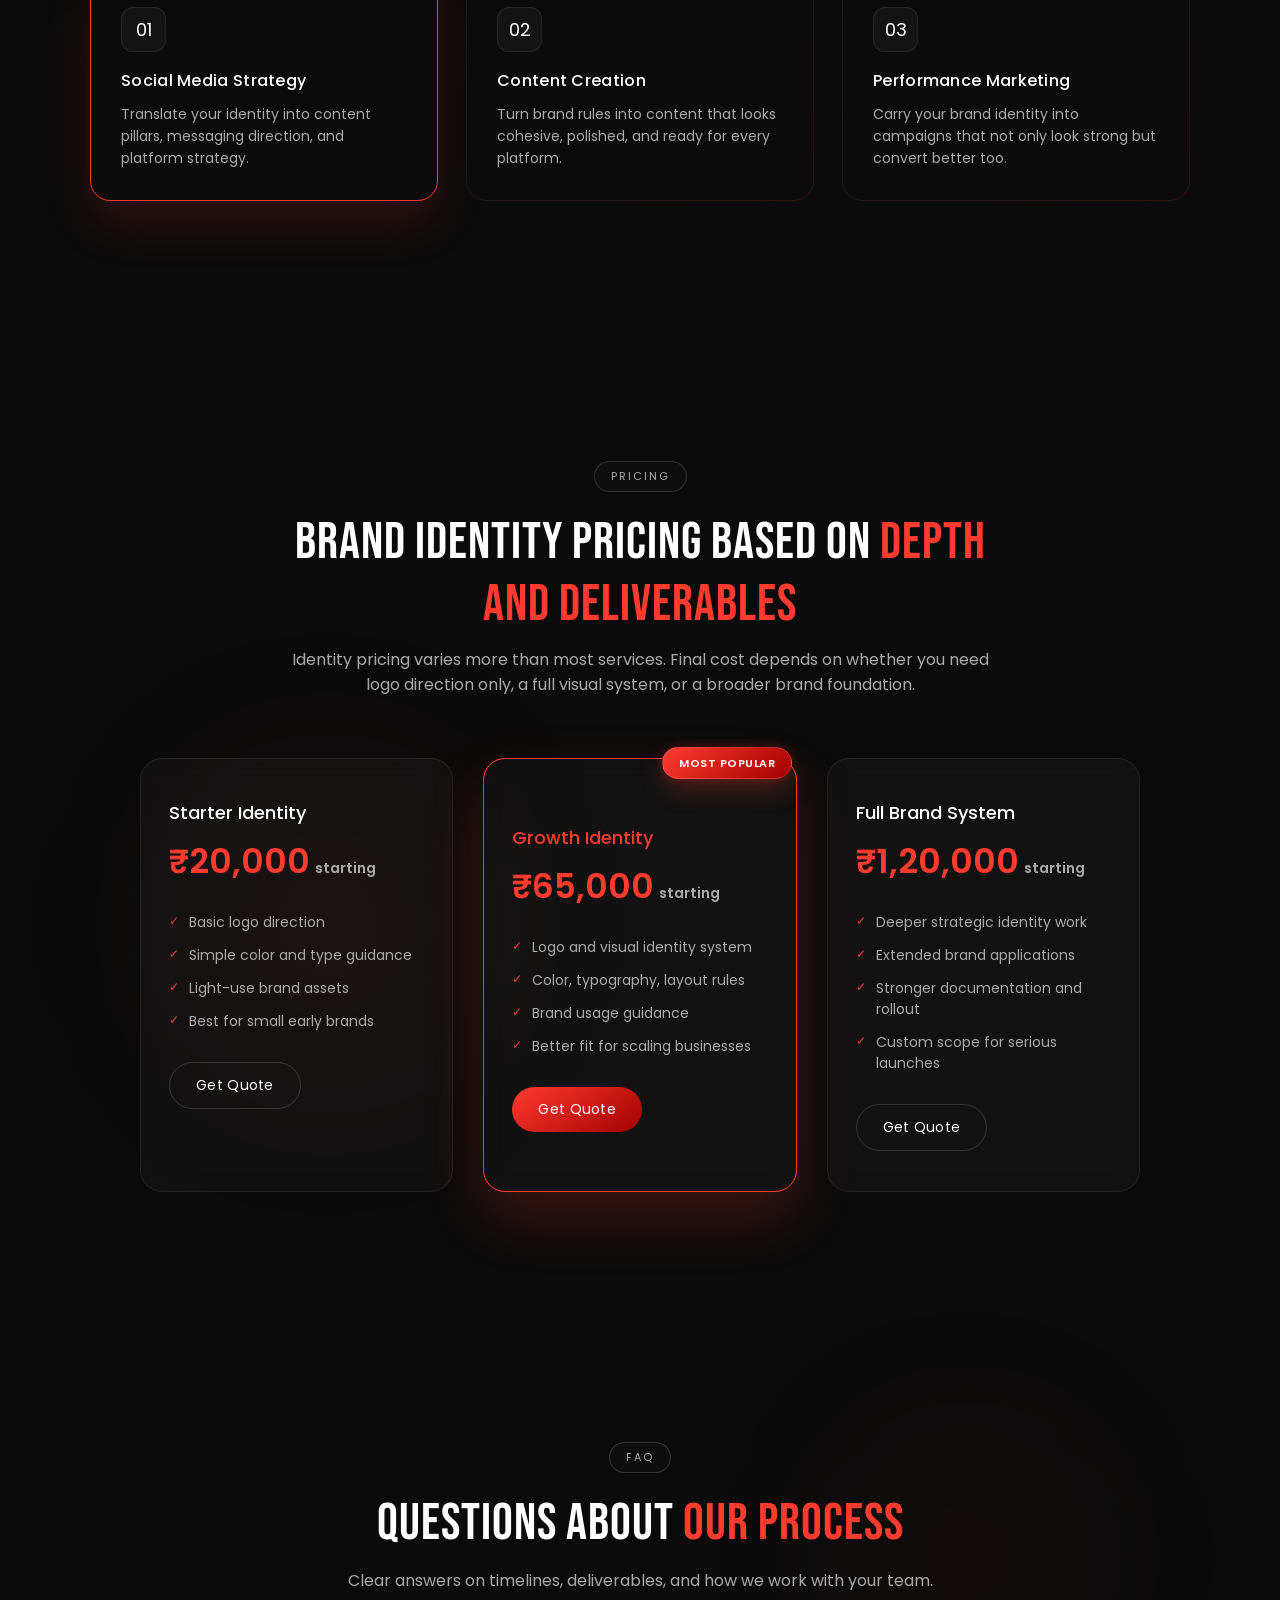
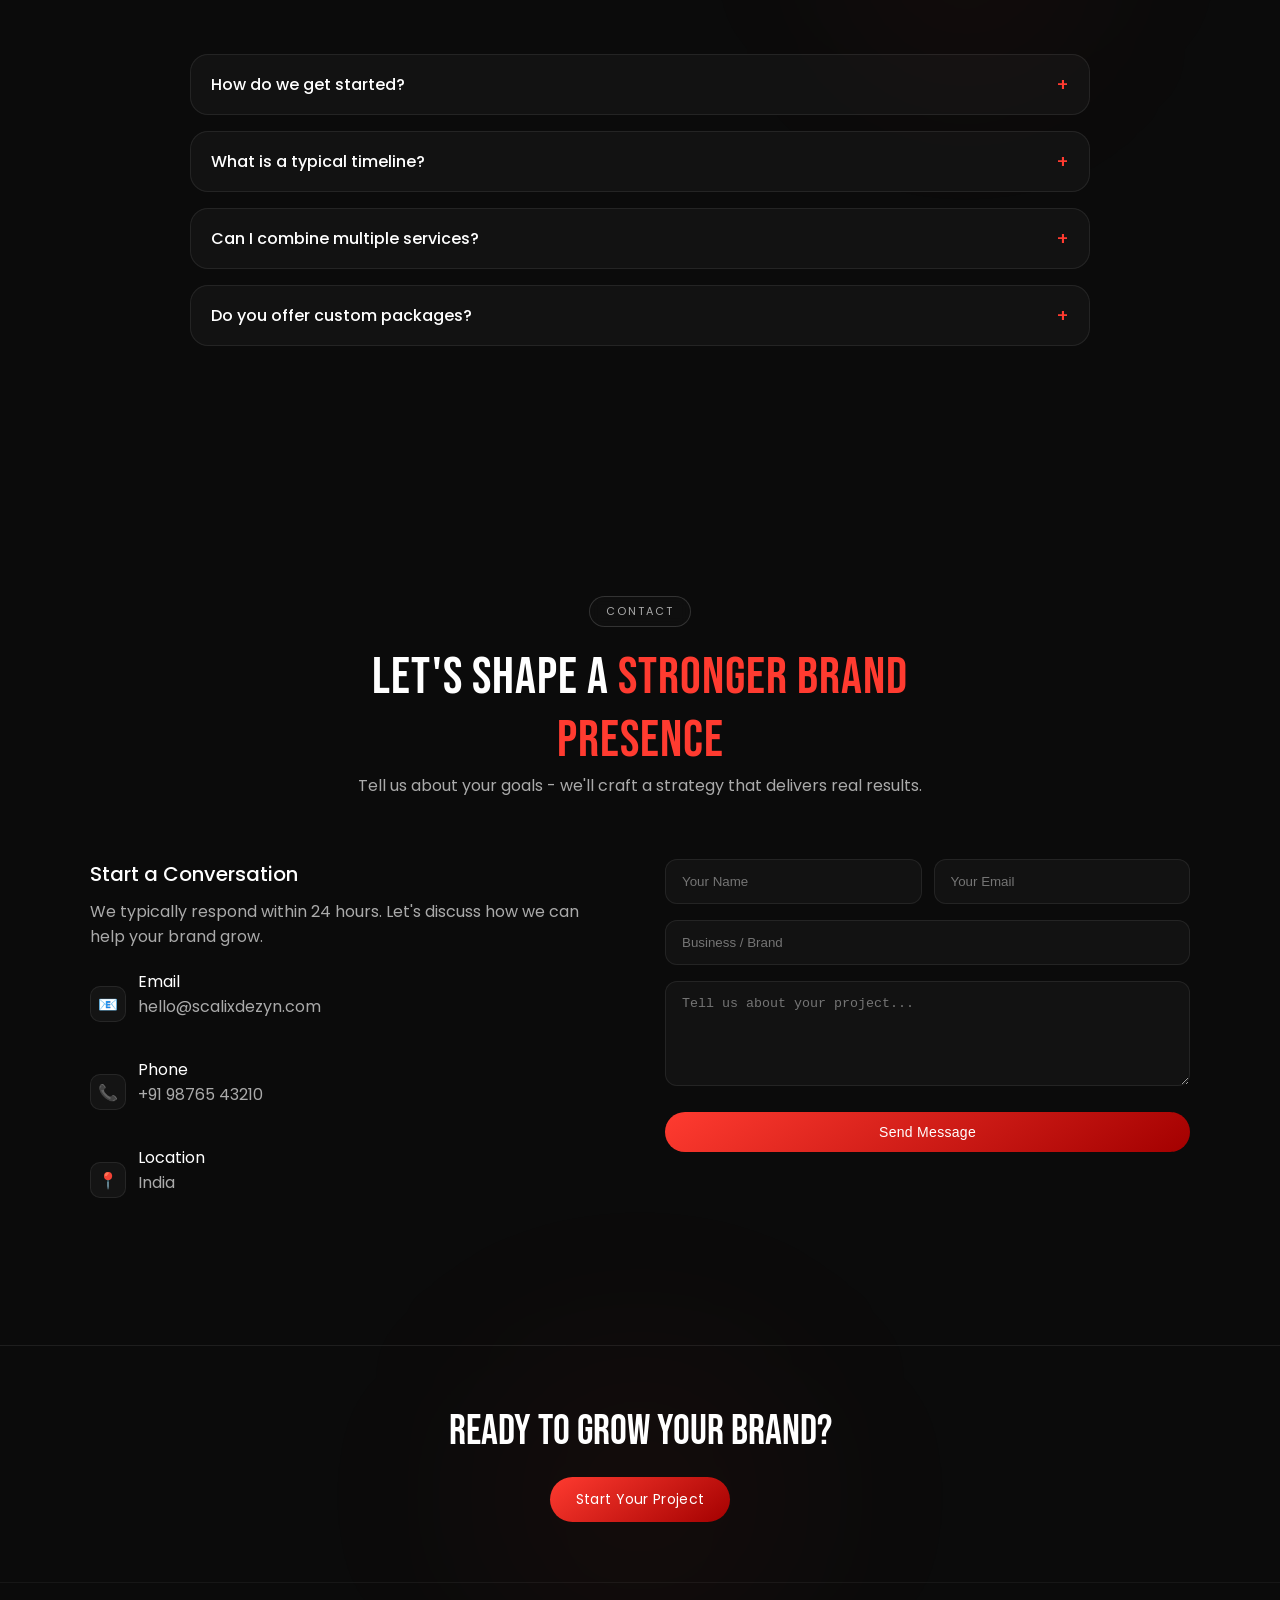
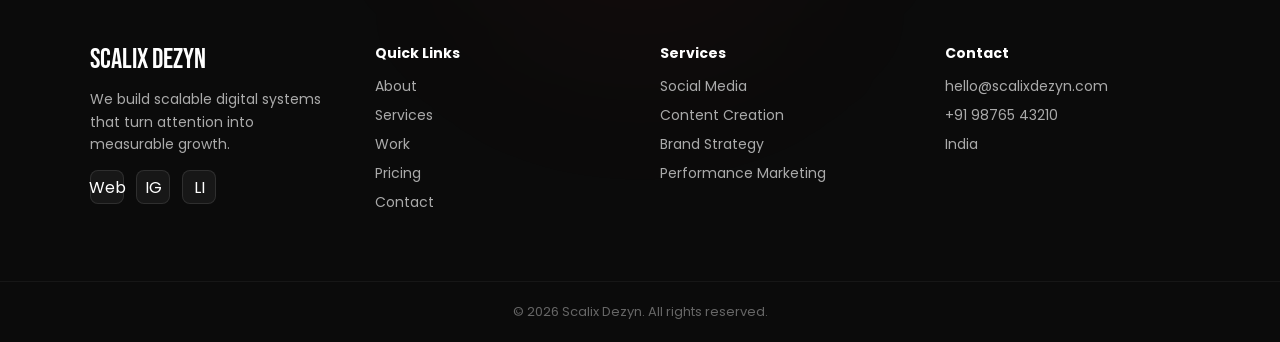
<file: brand_identity.html>
﻿<!DOCTYPE html>
<html>
<head>
  <meta charset="utf-8">
  <meta name="viewport" content="width=device-width, initial-scale=1">
  <link rel="stylesheet" type="text/css" href="css/style.css">
  <link rel="stylesheet" type="text/css" href="css/navbar.css">
  <link rel="stylesheet" type="text/css" href="css/hero.css">
  <link rel="stylesheet" type="text/css" href="css/about.css">
  <link rel="stylesheet" type="text/css" href="css/services.css">
  <link rel="stylesheet" type="text/css" href="css/pricing.css">
  <link rel="stylesheet" type="text/css" href="css/contact.css">
  <link rel="stylesheet" type="text/css" href="css/footer.css">
  <link rel="stylesheet" type="text/css" href="css/common.css">
  <link rel="stylesheet" type="text/css" href="css/brand_identity_page.css">
  <link href="https://fonts.googleapis.com/css2?family=Bebas+Neue&family=Poppins:wght@300;500&display=swap" rel="stylesheet">
  <title>Brand Identity</title>
</head>
<body>

  <div class="bg-glow">
    <span></span>
    <span></span>
    <span></span>
    <span></span>
  </div>

  <header class="navbar">
    <div class="logo"><a href="index.html#home" class="logo">Scalix Dezyn</a></div>

    <nav class="nav-center">
      <a href="index.html#about">About</a>
      <a href="index.html#services">Services</a>
      <a href="index.html#portfolio">Portfolio</a>
      <a href="#pricing">Pricing</a>
    </nav>

    <div class="nav-right">
      <a href="#contact" class="nav-btn">Contact Now</a>
      <div class="menu-toggle">
        <span></span>
        <span></span>
        <span></span>
      </div>
    </div>
  </header>

  <section id="hero" class="hero">
    <div class="hero-content">
      <p class="hero-label">Brand Identity</p>

      <h1 class="reveal">
        Brand identity <br>
        that <span class="highlight">feels unforgettable</span>
      </h1>

      <p class="hero-subtext reveal delay-1">
        We shape visual identity systems that help your brand look sharper,
        sound clearer, and stay memorable across every touchpoint.
      </p>

      <div class="hero-buttons reveal delay-2">
        <a href="#contact" class="btn primary">Build My Brand Identity</a>
        <a href="#identity-system" class="btn secondary">Explore Identity System</a>
      </div>

      <div class="hero-trust reveal delay-3">
        Distinct visuals - clearer perception - stronger brand recall
      </div>
    </div>
  </section>

  <section class="about">
    <div class="about-container">
      <p class="about-label reveal">IDENTITY</p>
      <p class="about-tag reveal">What makes a brand look consistent and recognizable</p>

      <h2 class="about-quote reveal">
        We build identity systems that <span class="highlight">make brands easier to trust</span>
      </h2>

      <p class="about-subtext reveal delay-1">
        A strong brand identity is more than a logo. It is the complete visual and verbal
        language that helps people recognize your brand, understand your value, and remember
        you after they scroll away.
      </p>

      <div class="about-stats reveal delay-2">
        <div class="stat">
          <h3>01</h3>
          <p>Visual Clarity</p>
        </div>

        <div class="stat">
          <h3>02</h3>
          <p>Brand Recall</p>
        </div>

        <div class="stat">
          <h3>03</h3>
          <p>System Consistency</p>
        </div>
      </div>

      <a href="#contact" class="btn primary reveal delay-3">
        Start My Brand Project
      </a>
    </div>
  </section>

  <section id="identity-system" class="identity-studio">
    <div class="identity-frame">
      <div class="identity-panel">
        <p class="about-label reveal">IDENTITY SYSTEM</p>
        <h2 class="reveal">
          A memorable brand is built from <span class="highlight">repeatable cues</span>
        </h2>
        <p class="reveal delay-1">
          Good identity work gives your business a recognizable structure. It helps your
          audience understand what your brand feels like before they even read the full message.
        </p>

        <div class="identity-pillars">
          <div class="identity-pillar reveal delay-1">
            <div class="identity-no">1</div>
            <div>
              <strong>Positioning Cues</strong>
              <p>Color, tone, and style choices that instantly place your brand in the right category.</p>
            </div>
          </div>

          <div class="identity-pillar reveal delay-2">
            <div class="identity-no">2</div>
            <div>
              <strong>Visual Consistency</strong>
              <p>Reusable decisions for layouts, typography, icons, and patterns across channels.</p>
            </div>
          </div>

          <div class="identity-pillar reveal delay-3">
            <div class="identity-no">3</div>
            <div>
              <strong>Recognition Over Time</strong>
              <p>Distinctive elements that help your audience remember the brand after repeated exposure.</p>
            </div>
          </div>
        </div>
      </div>

      <div class="identity-grid">
        <article class="identity-card reveal">
          <span class="identity-card-mark">Core</span>
          <h3>Logo Direction</h3>
          <p>
            Shape a mark and supporting lockups that fit the brand personality without losing clarity.
          </p>
        </article>

        <article class="identity-card reveal delay-1">
          <span class="identity-card-mark">Style</span>
          <h3>Color and Typography</h3>
          <p>
            Define a visual atmosphere that feels intentional, recognizable, and easy to repeat.
          </p>
        </article>

        <article class="identity-card reveal delay-2">
          <span class="identity-card-mark">Tone</span>
          <h3>Brand Voice Cues</h3>
          <p>
            Align your words and messaging style so the brand sounds as consistent as it looks.
          </p>
        </article>

        <article class="identity-card reveal delay-3">
          <span class="identity-card-mark">System</span>
          <h3>Application Rules</h3>
          <p>
            Build simple usage guidelines that help your identity stay strong across posts, decks, and campaigns.
          </p>
        </article>
      </div>
    </div>
  </section>

  <section class="services">
    <p class="services-label reveal">MORE SERVICES</p>

    <div class="services-header reveal">
      <h2>
        Bring your identity into <span class="highlight">execution and growth</span>
      </h2>
      <p class="services-subtext">
        Brand identity works best when it connects to strategic planning, content production,
        and performance systems that keep the brand consistent in the real world.
      </p>
    </div>

    <div class="services-container">
      <a href="sm_strategy.html" class="service-card reveal featured">
        <div class="service-icon">01</div>
        <h3>Social Media Strategy</h3>
        <p>Translate your identity into content pillars, messaging direction, and platform strategy.</p>
      </a>

      <a href="content_creation.html" class="service-card reveal delay-1">
        <div class="service-icon">02</div>
        <h3>Content Creation</h3>
        <p>Turn brand rules into content that looks cohesive, polished, and ready for every platform.</p>
      </a>

      <a href="performance_marketing.html" class="service-card reveal delay-2">
        <div class="service-icon">03</div>
        <h3>Performance Marketing</h3>
        <p>Carry your brand identity into campaigns that not only look strong but convert better too.</p>
      </a>
    </div>
  </section>

  <section id="pricing" class="pricing">
    <p class="pricing-label reveal">PRICING</p>

    <div class="pricing-header reveal">
      <h2>
        Brand identity pricing based on <span class="highlight">depth and deliverables</span>
      </h2>
      <p class="pricing-subtext">
        Identity pricing varies more than most services. Final cost depends on whether you
        need logo direction only, a full visual system, or a broader brand foundation.
      </p>
    </div>

    <div class="pricing-container">
      <div class="pricing-card reveal">
        <h3>Starter Identity</h3>
        <p class="price">₹20,000<span>starting</span></p>

        <ul class="features">
          <li>Basic logo direction</li>
          <li>Simple color and type guidance</li>
          <li>Light-use brand assets</li>
          <li>Best for small early brands</li>
        </ul>

        <a href="quote_builder.html?service=brand-identity&plan=starter-identity" class="btn secondary">Get Quote</a>
      </div>

      <div class="pricing-card highlight reveal delay-1">
        <span class="badge">Most Popular</span>

        <h3>Growth Identity</h3>
        <p class="price">₹65,000<span>starting</span></p>

        <ul class="features">
          <li>Logo and visual identity system</li>
          <li>Color, typography, layout rules</li>
          <li>Brand usage guidance</li>
          <li>Better fit for scaling businesses</li>
        </ul>

        <a href="quote_builder.html?service=brand-identity&plan=growth-identity" class="btn primary">Get Quote</a>
      </div>

      <div class="pricing-card reveal delay-2">
        <h3>Full Brand System</h3>
        <p class="price">₹1,20,000<span>starting</span></p>

        <ul class="features">
          <li>Deeper strategic identity work</li>
          <li>Extended brand applications</li>
          <li>Stronger documentation and rollout</li>
          <li>Custom scope for serious launches</li>
        </ul>

        <a href="quote_builder.html?service=brand-identity&plan=full-brand-system" class="btn secondary">Get Quote</a>
      </div>
    </div>
  </section>

  <section id="faq" class="faq">
  <p class="about-label reveal">FAQ</p>
  <div class="section-header reveal">
    <h2 class="section-title">Questions about <span class="highlight">our process</span></h2>
    <p class="section-subtext">Clear answers on timelines, deliverables, and how we work with your team.</p>
  </div>
  <div class="faq-grid">
    <details class="faq-item reveal">
      <summary>How do we get started?</summary>
      <p>Share your goals and context. We respond with a short scope outline and next steps.</p>
    </details>
    <details class="faq-item reveal delay-1">
      <summary>What is a typical timeline?</summary>
      <p>Most service engagements begin within 3 to 7 days and run in clear weekly or monthly cycles.</p>
    </details>
    <details class="faq-item reveal delay-2">
      <summary>Can I combine multiple services?</summary>
      <p>Yes. We can bundle related services and align deliverables into one coordinated plan.</p>
    </details>
    <details class="faq-item reveal delay-3">
      <summary>Do you offer custom packages?</summary>
      <p>Absolutely. We tailor scope and pricing based on goals, timelines, and team capacity.</p>
    </details>
  </div>
</section>
<section id="contact" class="contact">
    <p class="contact-label reveal">CONTACT</p>

    <div class="contact-header reveal">
      <h2>
        Let's shape a <span class="highlight">stronger brand presence</span>
      </h2>
      <p class="contact-subtext">
        Tell us about your goals - we'll craft a strategy that delivers real results.
      </p>
    </div>

    <div class="contact-container">
      <div class="contact-info reveal">
        <h3>Start a Conversation</h3>

        <p>
          We typically respond within 24 hours. Let's discuss how we can help your brand grow.
        </p>

        <div class="contact-details">
          <div class="contact-item">
            <div class="contact-icon">&#128231;</div>
            <div>
              <span>Email</span>
              <p>hello@scalixdezyn.com</p>
            </div>
          </div>

          <div class="contact-item">
            <div class="contact-icon">&#128222;</div>
            <div>
              <span>Phone</span>
              <p>+91 98765 43210</p>
            </div>
          </div>

          <div class="contact-item">
            <div class="contact-icon">&#128205;</div>
            <div>
              <span>Location</span>
              <p>India</p>
            </div>
          </div>
        </div>
      </div>

      <form class="contact-form reveal delay-1">
        <div class="input-row">
          <input type="text" placeholder="Your Name" required>
          <input type="email" placeholder="Your Email" required>
        </div>

        <input type="text" placeholder="Business / Brand">
        <textarea placeholder="Tell us about your project..." rows="5"></textarea>

        <button type="submit" class="btn primary">
          Send Message
        </button>
      </form>
    </div>
  </section>

  <footer class="footer">
    <div class="footer-cta">
      <h2>Ready to grow your brand?</h2>
      <a href="#contact" class="btn primary">Start Your Project</a>
    </div>

    <div class="footer-container">
      <div class="footer-brand">
        <h3>Scalix Dezyn</h3>
        <p>
          We build scalable digital systems that turn attention into measurable growth.
        </p>

        <div class="footer-social">
          <a href="#">Web</a>
          <a href="#">IG</a>
          <a href="#">LI</a>
        </div>
      </div>

      <div class="footer-links">
        <h4>Quick Links</h4>
        <a href="index.html#about">About</a>
        <a href="index.html#services">Services</a>
        <a href="index.html#portfolio">Work</a>
        <a href="index.html#pricing">Pricing</a>
        <a href="#contact">Contact</a>
      </div>

      <div class="footer-services">
        <h4>Services</h4>
        <p>Social Media</p>
        <p>Content Creation</p>
        <p>Brand Strategy</p>
        <p>Performance Marketing</p>
      </div>

      <div class="footer-contact">
        <h4>Contact</h4>
        <p>hello@scalixdezyn.com</p>
        <p>+91 98765 43210</p>
        <p>India</p>
      </div>
    </div>

    <div class="footer-bottom">
      <p>&copy; 2026 Scalix Dezyn. All rights reserved.</p>
    </div>
  </footer>

  <script defer src="script.js"></script>
</body>
</html>
</file>
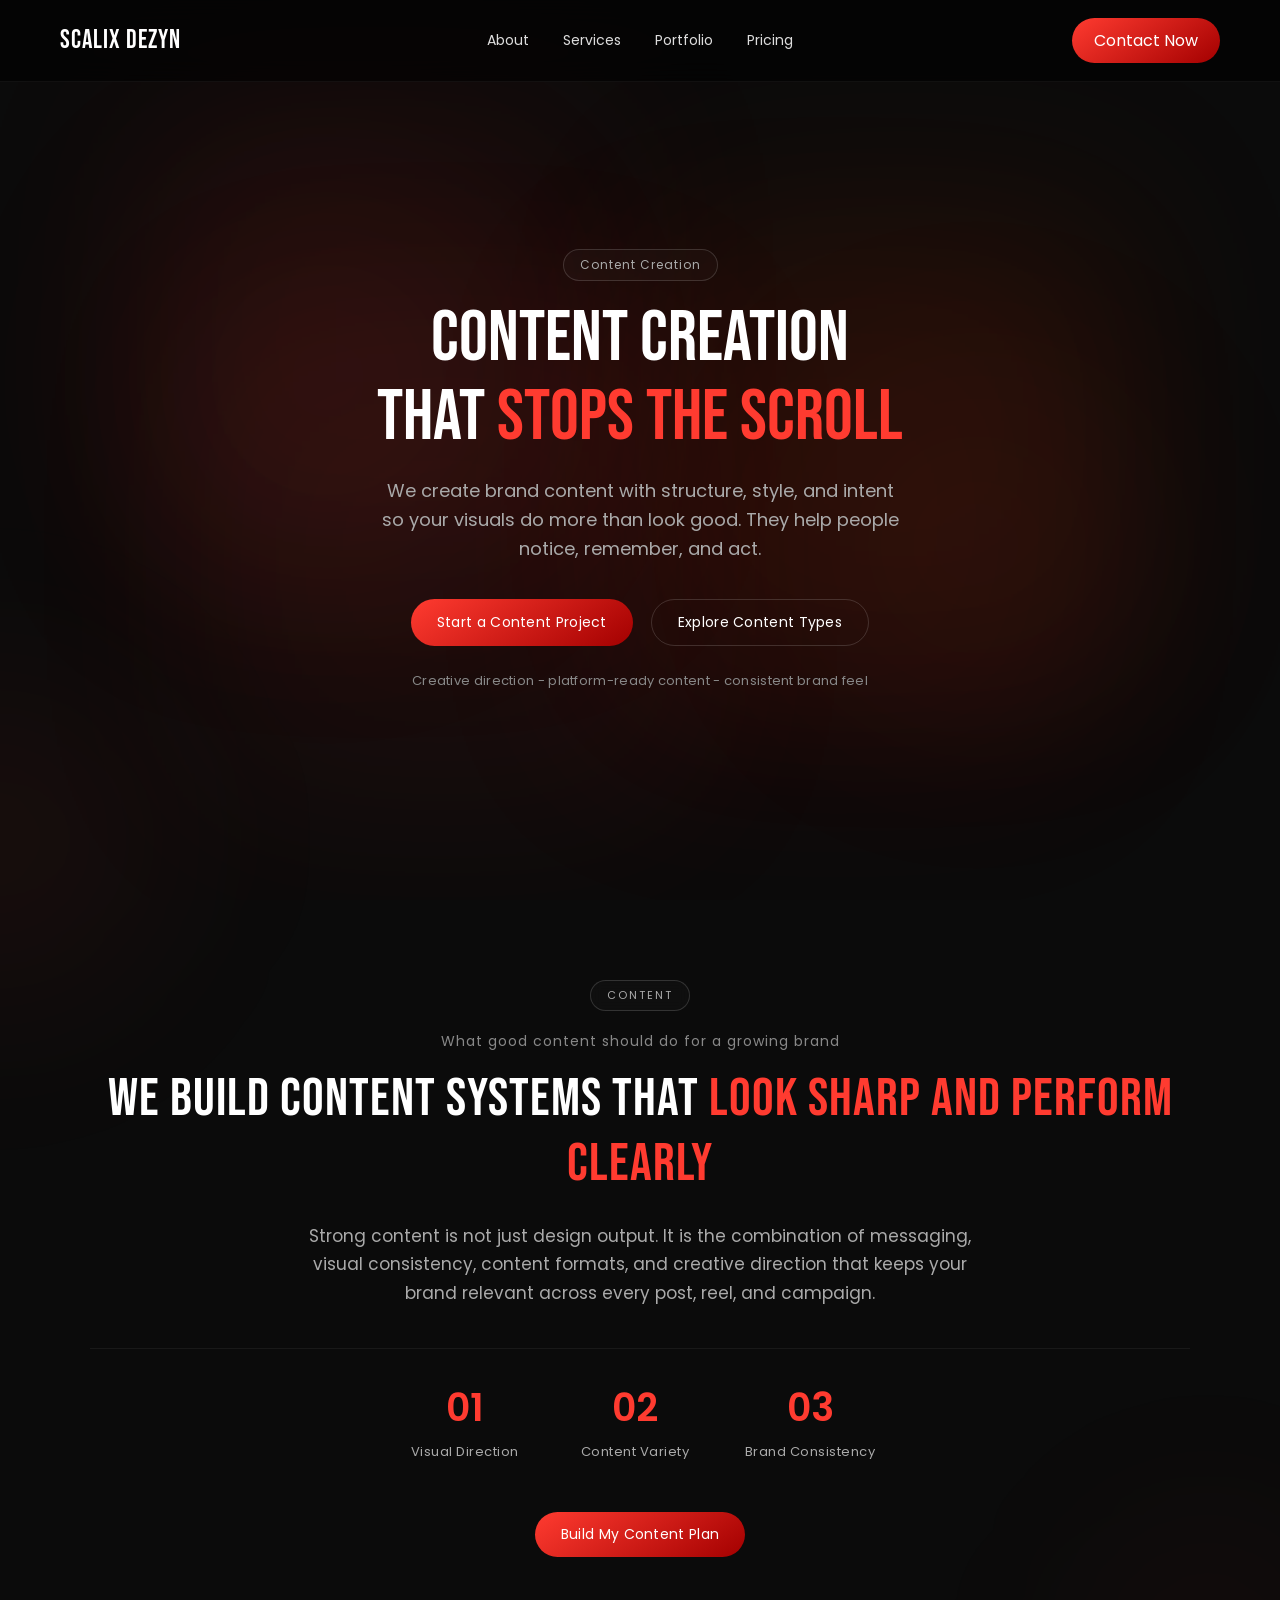
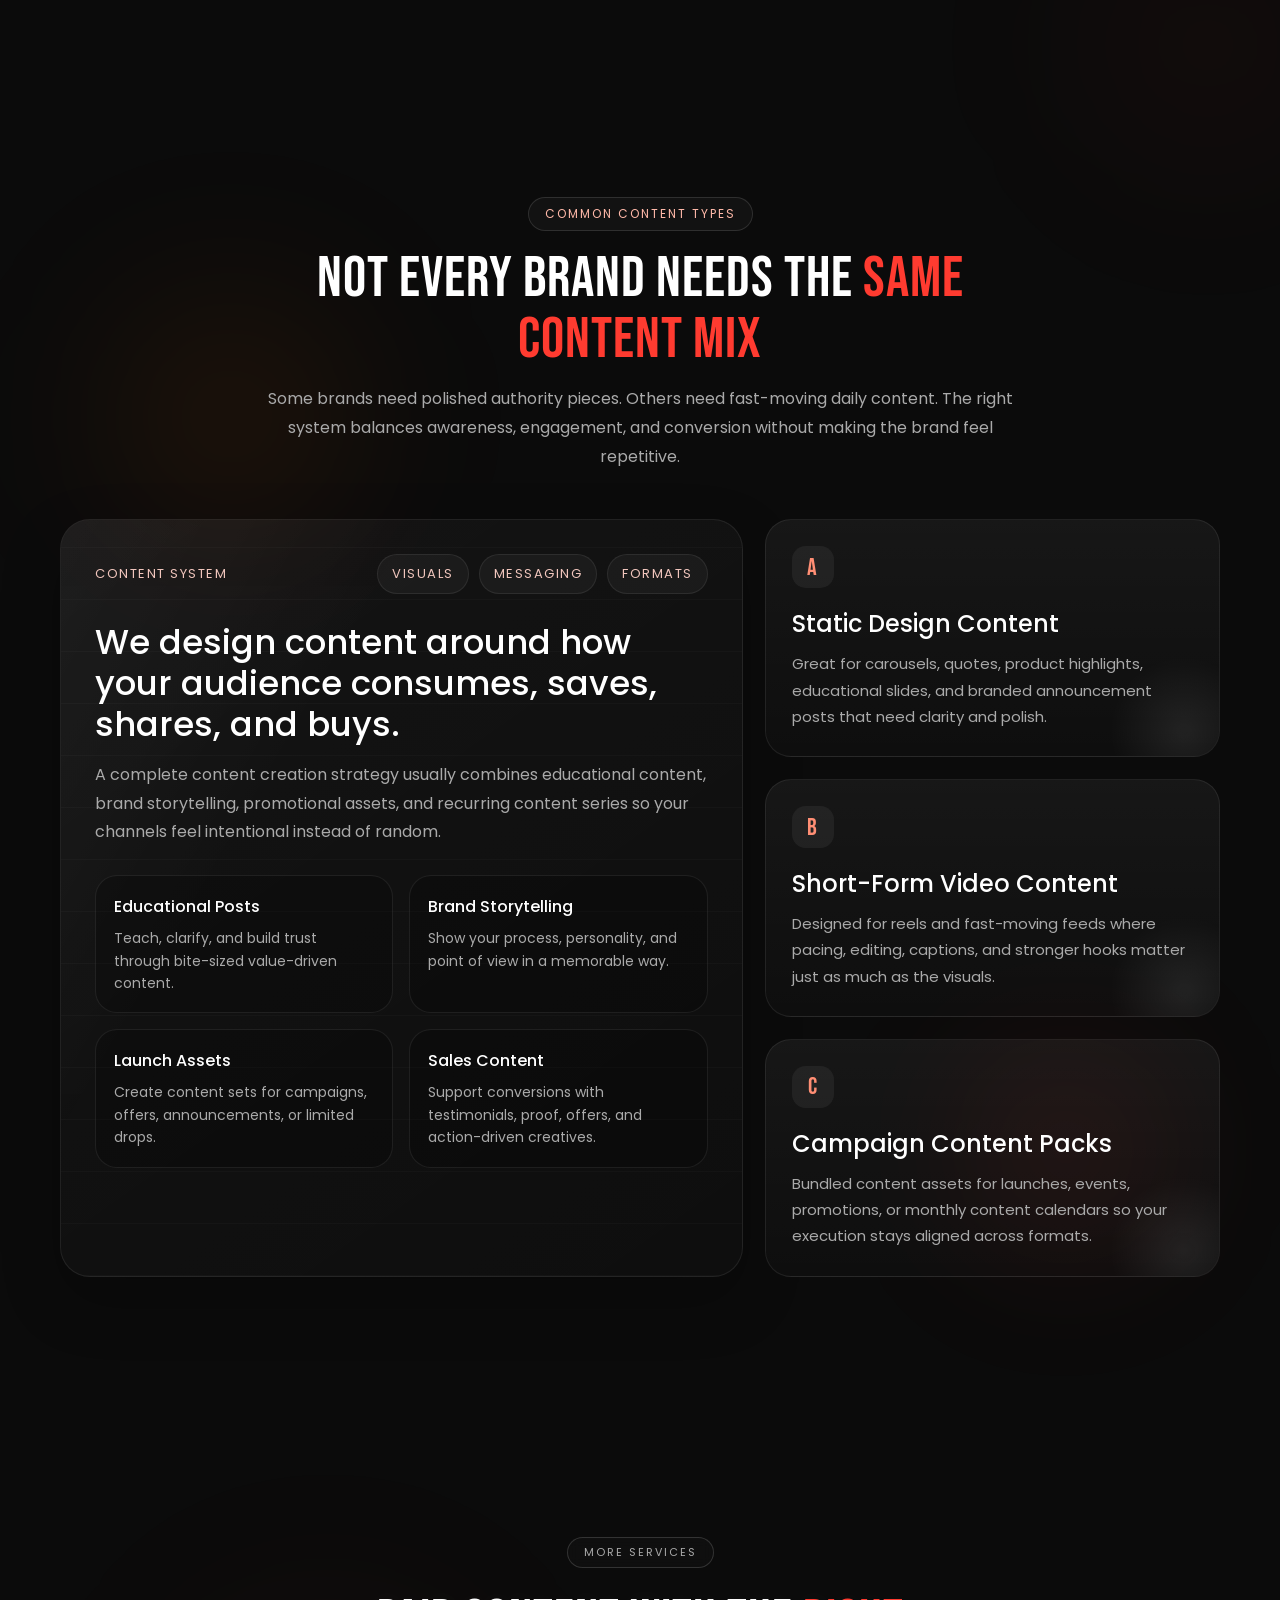
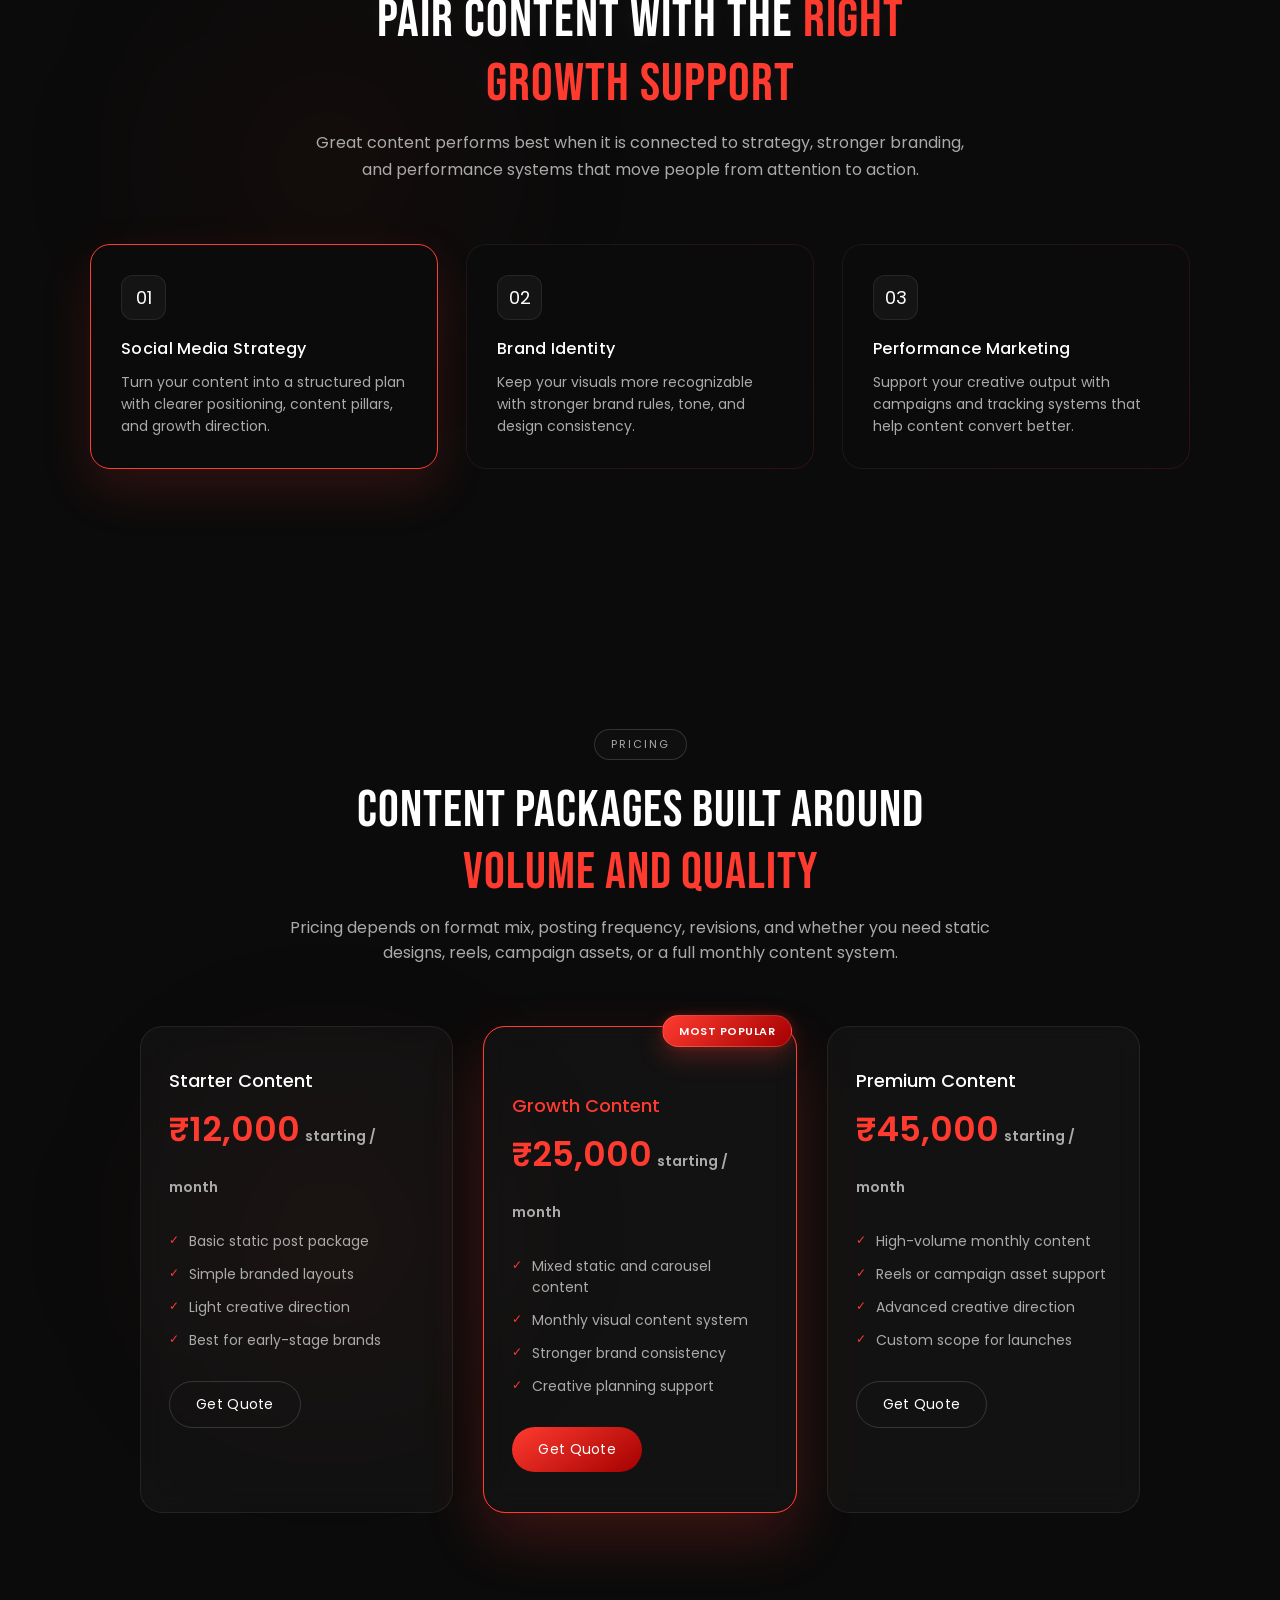
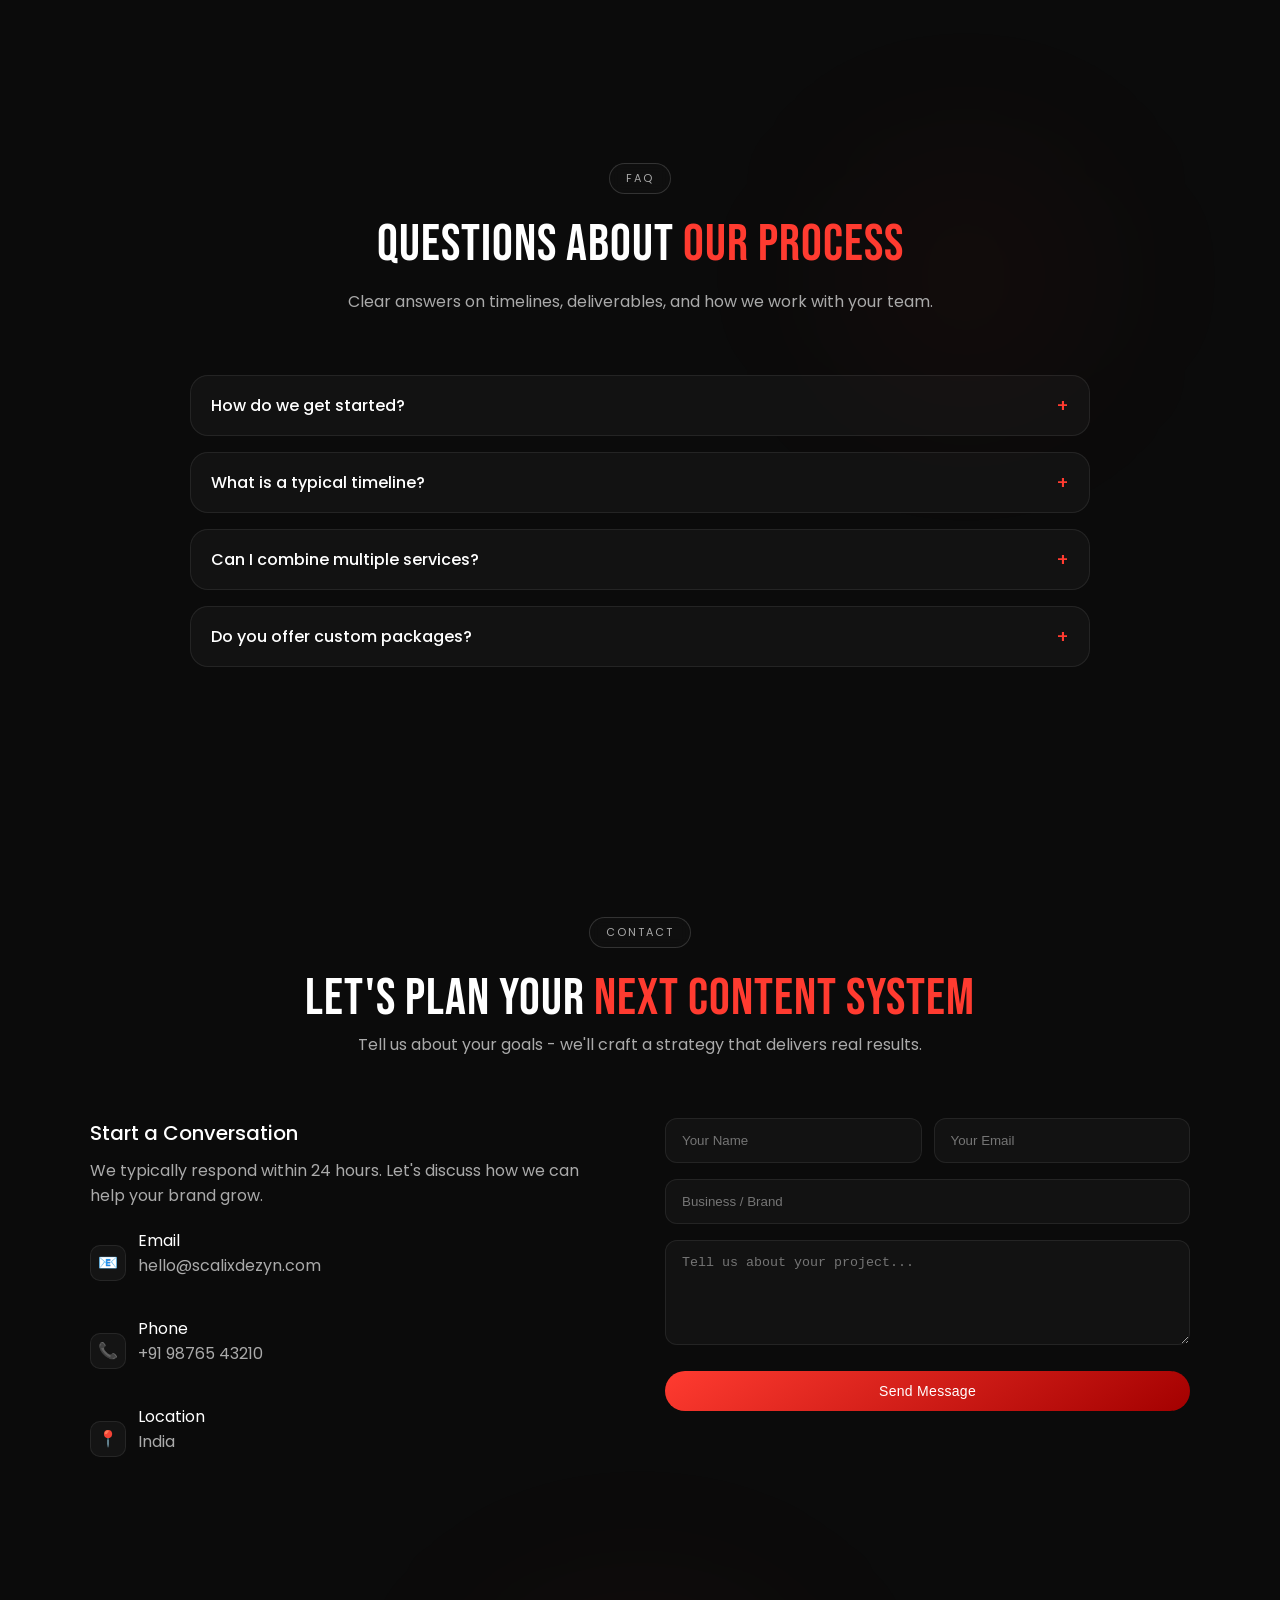
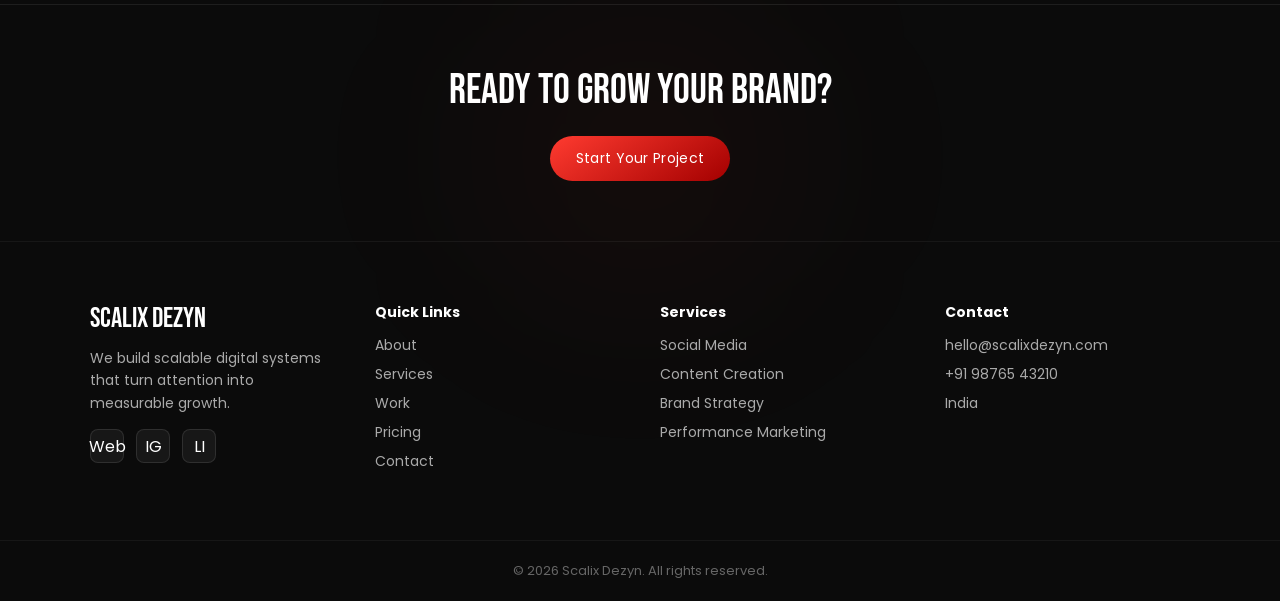
<file: content_creation.html>
﻿<!DOCTYPE html>
<html>
<head>
  <meta charset="utf-8">
  <meta name="viewport" content="width=device-width, initial-scale=1">
  <link rel="stylesheet" type="text/css" href="css/style.css">
  <link rel="stylesheet" type="text/css" href="css/navbar.css">
  <link rel="stylesheet" type="text/css" href="css/hero.css">
  <link rel="stylesheet" type="text/css" href="css/about.css">
  <link rel="stylesheet" type="text/css" href="css/services.css">
  <link rel="stylesheet" type="text/css" href="css/pricing.css">
  <link rel="stylesheet" type="text/css" href="css/contact.css">
  <link rel="stylesheet" type="text/css" href="css/footer.css">
  <link rel="stylesheet" type="text/css" href="css/common.css">
  <link rel="stylesheet" type="text/css" href="css/content_creation_page.css">
  <link href="https://fonts.googleapis.com/css2?family=Bebas+Neue&family=Poppins:wght@300;500&display=swap" rel="stylesheet">
  <title>Content Creation</title>
</head>
<body>

  <div class="bg-glow">
    <span></span>
    <span></span>
    <span></span>
    <span></span>
  </div>

  <header class="navbar">
    <div class="logo"><a href="index.html#home" class="logo">Scalix Dezyn</a></div>

    <nav class="nav-center">
      <a href="index.html#about">About</a>
      <a href="index.html#services">Services</a>
      <a href="index.html#portfolio">Portfolio</a>
      <a href="#pricing">Pricing</a>
    </nav>

    <div class="nav-right">
      <a href="#contact" class="nav-btn">Contact Now</a>
      <div class="menu-toggle">
        <span></span>
        <span></span>
        <span></span>
      </div>
    </div>
  </header>

  <section id="hero" class="hero">
    <div class="hero-content">
      <p class="hero-label">Content Creation</p>

      <h1 class="reveal">
        Content creation <br>
        that <span class="highlight">stops the scroll</span>
      </h1>

      <p class="hero-subtext reveal delay-1">
        We create brand content with structure, style, and intent so your visuals
        do more than look good. They help people notice, remember, and act.
      </p>

      <div class="hero-buttons reveal delay-2">
        <a href="#contact" class="btn primary">Start a Content Project</a>
        <a href="#content-types" class="btn secondary">Explore Content Types</a>
      </div>

      <div class="hero-trust reveal delay-3">
        Creative direction - platform-ready content - consistent brand feel
      </div>
    </div>
  </section>

  <section class="about">
    <div class="about-container">
      <p class="about-label reveal">CONTENT</p>
      <p class="about-tag reveal">What good content should do for a growing brand</p>

      <h2 class="about-quote reveal">
        We build content systems that <span class="highlight">look sharp and perform clearly</span>
      </h2>

      <p class="about-subtext reveal delay-1">
        Strong content is not just design output. It is the combination of messaging,
        visual consistency, content formats, and creative direction that keeps your
        brand relevant across every post, reel, and campaign.
      </p>

      <div class="about-stats reveal delay-2">
        <div class="stat">
          <h3>01</h3>
          <p>Visual Direction</p>
        </div>

        <div class="stat">
          <h3>02</h3>
          <p>Content Variety</p>
        </div>

        <div class="stat">
          <h3>03</h3>
          <p>Brand Consistency</p>
        </div>
      </div>

      <a href="#contact" class="btn primary reveal delay-3">
        Build My Content Plan
      </a>
    </div>
  </section>

  <section id="content-types" class="content-lab">
    <div class="content-lab-shell">
      <div class="content-lab-header">
        <p class="content-lab-label reveal">Common Content Types</p>
        <h2 class="reveal">
          Not every brand needs the <span class="highlight">same content mix</span>
        </h2>
        <p class="reveal delay-1">
          Some brands need polished authority pieces. Others need fast-moving daily content.
          The right system balances awareness, engagement, and conversion without making the
          brand feel repetitive.
        </p>
      </div>

      <div class="content-lab-grid">
        <article class="content-feature reveal">
          <div class="content-feature-top">
            <span>Content System</span>
            <div class="content-chip-row">
              <span class="content-chip">Visuals</span>
              <span class="content-chip">Messaging</span>
              <span class="content-chip">Formats</span>
            </div>
          </div>

          <h3>We design content around how your audience consumes, saves, shares, and buys.</h3>

          <p class="content-feature-copy">
            A complete content creation strategy usually combines educational content,
            brand storytelling, promotional assets, and recurring content series so your
            channels feel intentional instead of random.
          </p>

          <div class="content-matrix">
            <div class="content-mini">
              <strong>Educational Posts</strong>
              <p>Teach, clarify, and build trust through bite-sized value-driven content.</p>
            </div>
            <div class="content-mini">
              <strong>Brand Storytelling</strong>
              <p>Show your process, personality, and point of view in a memorable way.</p>
            </div>
            <div class="content-mini">
              <strong>Launch Assets</strong>
              <p>Create content sets for campaigns, offers, announcements, or limited drops.</p>
            </div>
            <div class="content-mini">
              <strong>Sales Content</strong>
              <p>Support conversions with testimonials, proof, offers, and action-driven creatives.</p>
            </div>
          </div>
        </article>

        <div class="content-side">
          <article class="content-card reveal delay-1">
            <div class="content-card-mark">A</div>
            <h3>Static Design Content</h3>
            <p>
              Great for carousels, quotes, product highlights, educational slides, and
              branded announcement posts that need clarity and polish.
            </p>
          </article>

          <article class="content-card reveal delay-2">
            <div class="content-card-mark">B</div>
            <h3>Short-Form Video Content</h3>
            <p>
              Designed for reels and fast-moving feeds where pacing, editing, captions,
              and stronger hooks matter just as much as the visuals.
            </p>
          </article>

          <article class="content-card reveal delay-3">
            <div class="content-card-mark">C</div>
            <h3>Campaign Content Packs</h3>
            <p>
              Bundled content assets for launches, events, promotions, or monthly content
              calendars so your execution stays aligned across formats.
            </p>
          </article>
        </div>
      </div>
    </div>
  </section>

  <section class="services">
    <p class="services-label reveal">MORE SERVICES</p>

    <div class="services-header reveal">
      <h2>
        Pair content with the <span class="highlight">right growth support</span>
      </h2>
      <p class="services-subtext">
        Great content performs best when it is connected to strategy, stronger branding,
        and performance systems that move people from attention to action.
      </p>
    </div>

    <div class="services-container">
      <a href="sm_strategy.html" class="service-card reveal featured">
        <div class="service-icon">01</div>
        <h3>Social Media Strategy</h3>
        <p>Turn your content into a structured plan with clearer positioning, content pillars, and growth direction.</p>
      </a>

      <a href="brand_identity.html" class="service-card reveal delay-1">
        <div class="service-icon">02</div>
        <h3>Brand Identity</h3>
        <p>Keep your visuals more recognizable with stronger brand rules, tone, and design consistency.</p>
      </a>

      <a href="performance_marketing.html" class="service-card reveal delay-2">
        <div class="service-icon">03</div>
        <h3>Performance Marketing</h3>
        <p>Support your creative output with campaigns and tracking systems that help content convert better.</p>
      </a>
    </div>
  </section>

  <section id="pricing" class="pricing">
    <p class="pricing-label reveal">PRICING</p>

    <div class="pricing-header reveal">
      <h2>
        Content packages built around <span class="highlight">volume and quality</span>
      </h2>
      <p class="pricing-subtext">
        Pricing depends on format mix, posting frequency, revisions, and whether you need
        static designs, reels, campaign assets, or a full monthly content system.
      </p>
    </div>

    <div class="pricing-container">
      <div class="pricing-card reveal">
        <h3>Starter Content</h3>
        <p class="price">₹12,000<span>starting / month</span></p>

        <ul class="features">
          <li>Basic static post package</li>
          <li>Simple branded layouts</li>
          <li>Light creative direction</li>
          <li>Best for early-stage brands</li>
        </ul>

        <a href="quote_builder.html?service=content-creation&plan=starter-content" class="btn secondary">Get Quote</a>
      </div>

      <div class="pricing-card highlight reveal delay-1">
        <span class="badge">Most Popular</span>

        <h3>Growth Content</h3>
        <p class="price">₹25,000<span>starting / month</span></p>

        <ul class="features">
          <li>Mixed static and carousel content</li>
          <li>Monthly visual content system</li>
          <li>Stronger brand consistency</li>
          <li>Creative planning support</li>
        </ul>

        <a href="quote_builder.html?service=content-creation&plan=growth-content" class="btn primary">Get Quote</a>
      </div>

      <div class="pricing-card reveal delay-2">
        <h3>Premium Content</h3>
        <p class="price">₹45,000<span>starting / month</span></p>

        <ul class="features">
          <li>High-volume monthly content</li>
          <li>Reels or campaign asset support</li>
          <li>Advanced creative direction</li>
          <li>Custom scope for launches</li>
        </ul>

        <a href="quote_builder.html?service=content-creation&plan=premium-content" class="btn secondary">Get Quote</a>
      </div>
    </div>
  </section>

  <section id="faq" class="faq">
  <p class="about-label reveal">FAQ</p>
  <div class="section-header reveal">
    <h2 class="section-title">Questions about <span class="highlight">our process</span></h2>
    <p class="section-subtext">Clear answers on timelines, deliverables, and how we work with your team.</p>
  </div>
  <div class="faq-grid">
    <details class="faq-item reveal">
      <summary>How do we get started?</summary>
      <p>Share your goals and context. We respond with a short scope outline and next steps.</p>
    </details>
    <details class="faq-item reveal delay-1">
      <summary>What is a typical timeline?</summary>
      <p>Most service engagements begin within 3 to 7 days and run in clear weekly or monthly cycles.</p>
    </details>
    <details class="faq-item reveal delay-2">
      <summary>Can I combine multiple services?</summary>
      <p>Yes. We can bundle related services and align deliverables into one coordinated plan.</p>
    </details>
    <details class="faq-item reveal delay-3">
      <summary>Do you offer custom packages?</summary>
      <p>Absolutely. We tailor scope and pricing based on goals, timelines, and team capacity.</p>
    </details>
  </div>
</section>
<section id="contact" class="contact">
    <p class="contact-label reveal">CONTACT</p>

    <div class="contact-header reveal">
      <h2>
        Let's plan your <span class="highlight">next content system</span>
      </h2>
      <p class="contact-subtext">
        Tell us about your goals - we'll craft a strategy that delivers real results.
      </p>
    </div>

    <div class="contact-container">
      <div class="contact-info reveal">
        <h3>Start a Conversation</h3>

        <p>
          We typically respond within 24 hours. Let's discuss how we can help your brand grow.
        </p>

        <div class="contact-details">
          <div class="contact-item">
            <div class="contact-icon">&#128231;</div>
            <div>
              <span>Email</span>
              <p>hello@scalixdezyn.com</p>
            </div>
          </div>

          <div class="contact-item">
            <div class="contact-icon">&#128222;</div>
            <div>
              <span>Phone</span>
              <p>+91 98765 43210</p>
            </div>
          </div>

          <div class="contact-item">
            <div class="contact-icon">&#128205;</div>
            <div>
              <span>Location</span>
              <p>India</p>
            </div>
          </div>
        </div>
      </div>

      <form class="contact-form reveal delay-1">
        <div class="input-row">
          <input type="text" placeholder="Your Name" required>
          <input type="email" placeholder="Your Email" required>
        </div>

        <input type="text" placeholder="Business / Brand">
        <textarea placeholder="Tell us about your project..." rows="5"></textarea>

        <button type="submit" class="btn primary">
          Send Message
        </button>
      </form>
    </div>
  </section>

  <footer class="footer">
    <div class="footer-cta">
      <h2>Ready to grow your brand?</h2>
      <a href="#contact" class="btn primary">Start Your Project</a>
    </div>

    <div class="footer-container">
      <div class="footer-brand">
        <h3>Scalix Dezyn</h3>
        <p>
          We build scalable digital systems that turn attention into measurable growth.
        </p>

        <div class="footer-social">
          <a href="#">Web</a>
          <a href="#">IG</a>
          <a href="#">LI</a>
        </div>
      </div>

      <div class="footer-links">
        <h4>Quick Links</h4>
        <a href="index.html#about">About</a>
        <a href="index.html#services">Services</a>
        <a href="index.html#portfolio">Work</a>
        <a href="index.html#pricing">Pricing</a>
        <a href="#contact">Contact</a>
      </div>

      <div class="footer-services">
        <h4>Services</h4>
        <p>Social Media</p>
        <p>Content Creation</p>
        <p>Brand Strategy</p>
        <p>Performance Marketing</p>
      </div>

      <div class="footer-contact">
        <h4>Contact</h4>
        <p>hello@scalixdezyn.com</p>
        <p>+91 98765 43210</p>
        <p>India</p>
      </div>
    </div>

    <div class="footer-bottom">
      <p>&copy; 2026 Scalix Dezyn. All rights reserved.</p>
    </div>
  </footer>

  <script defer src="script.js"></script>
</body>
</html>
</file>
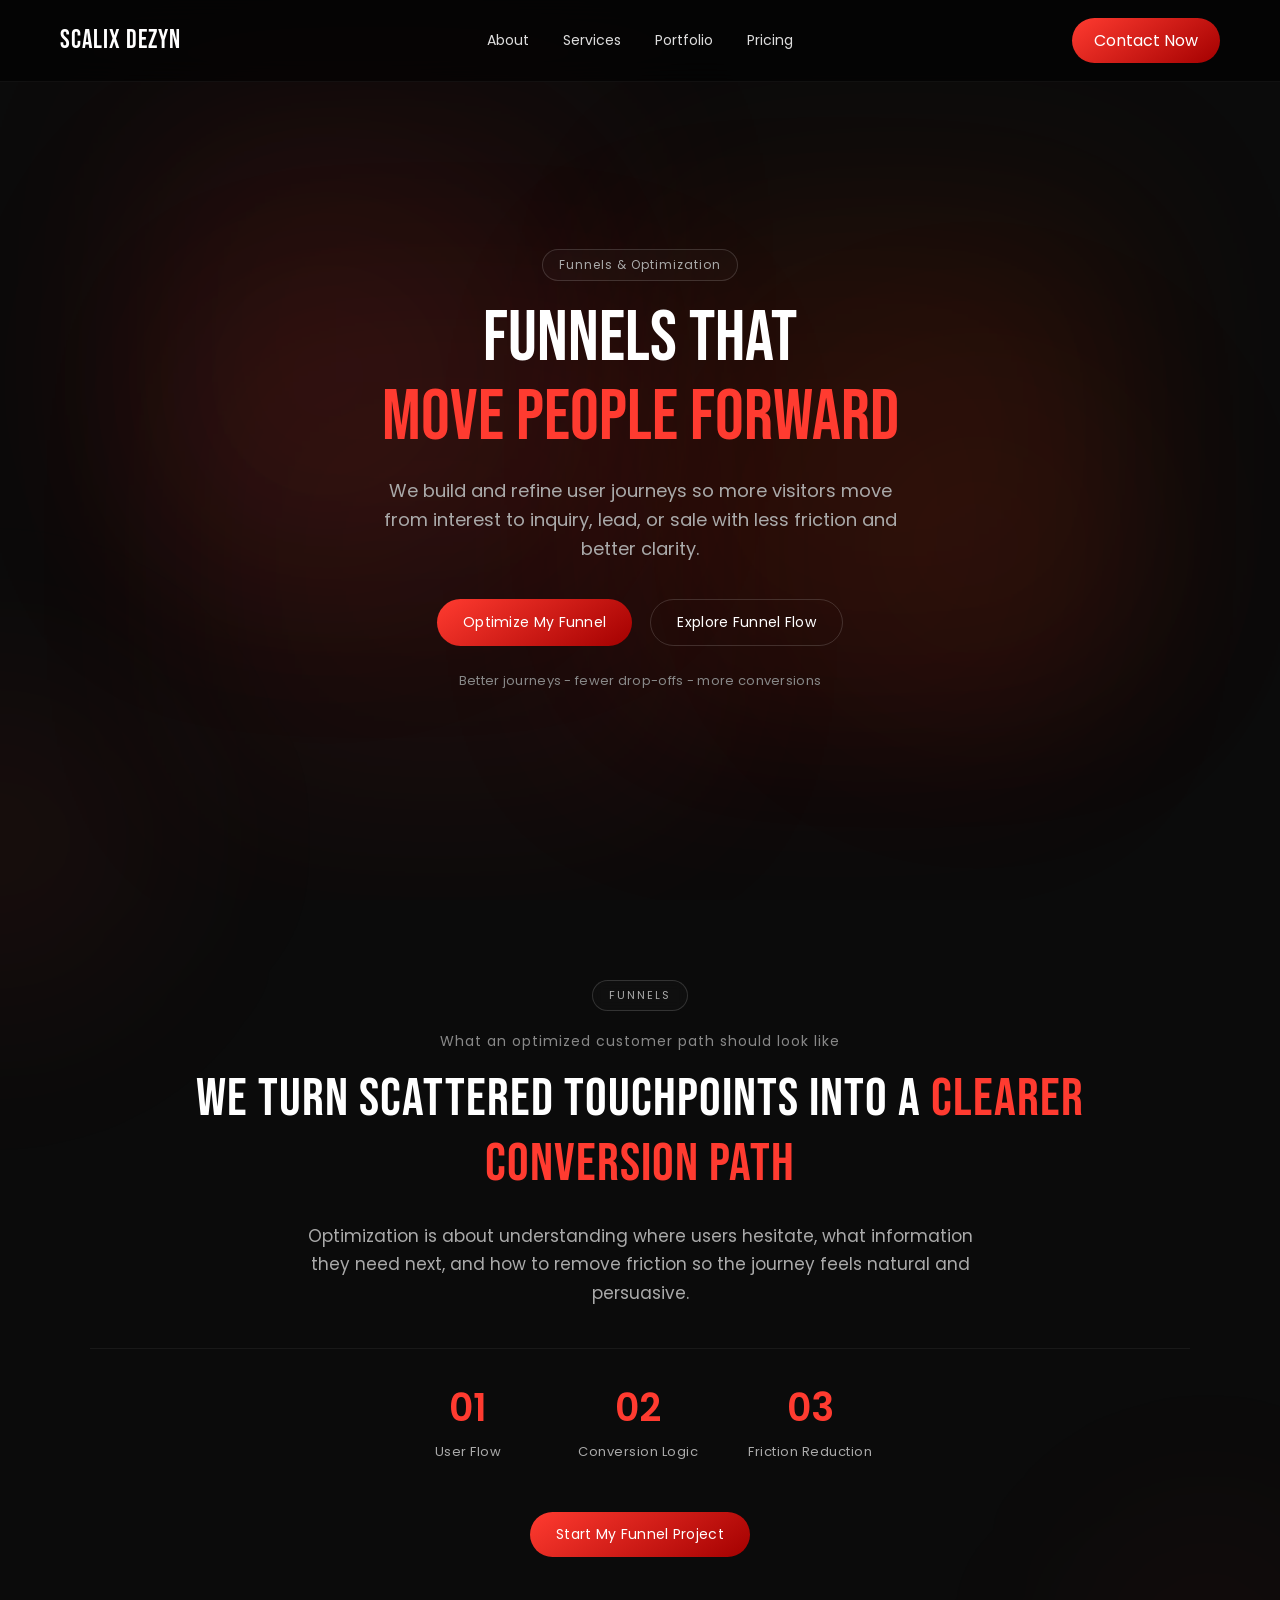
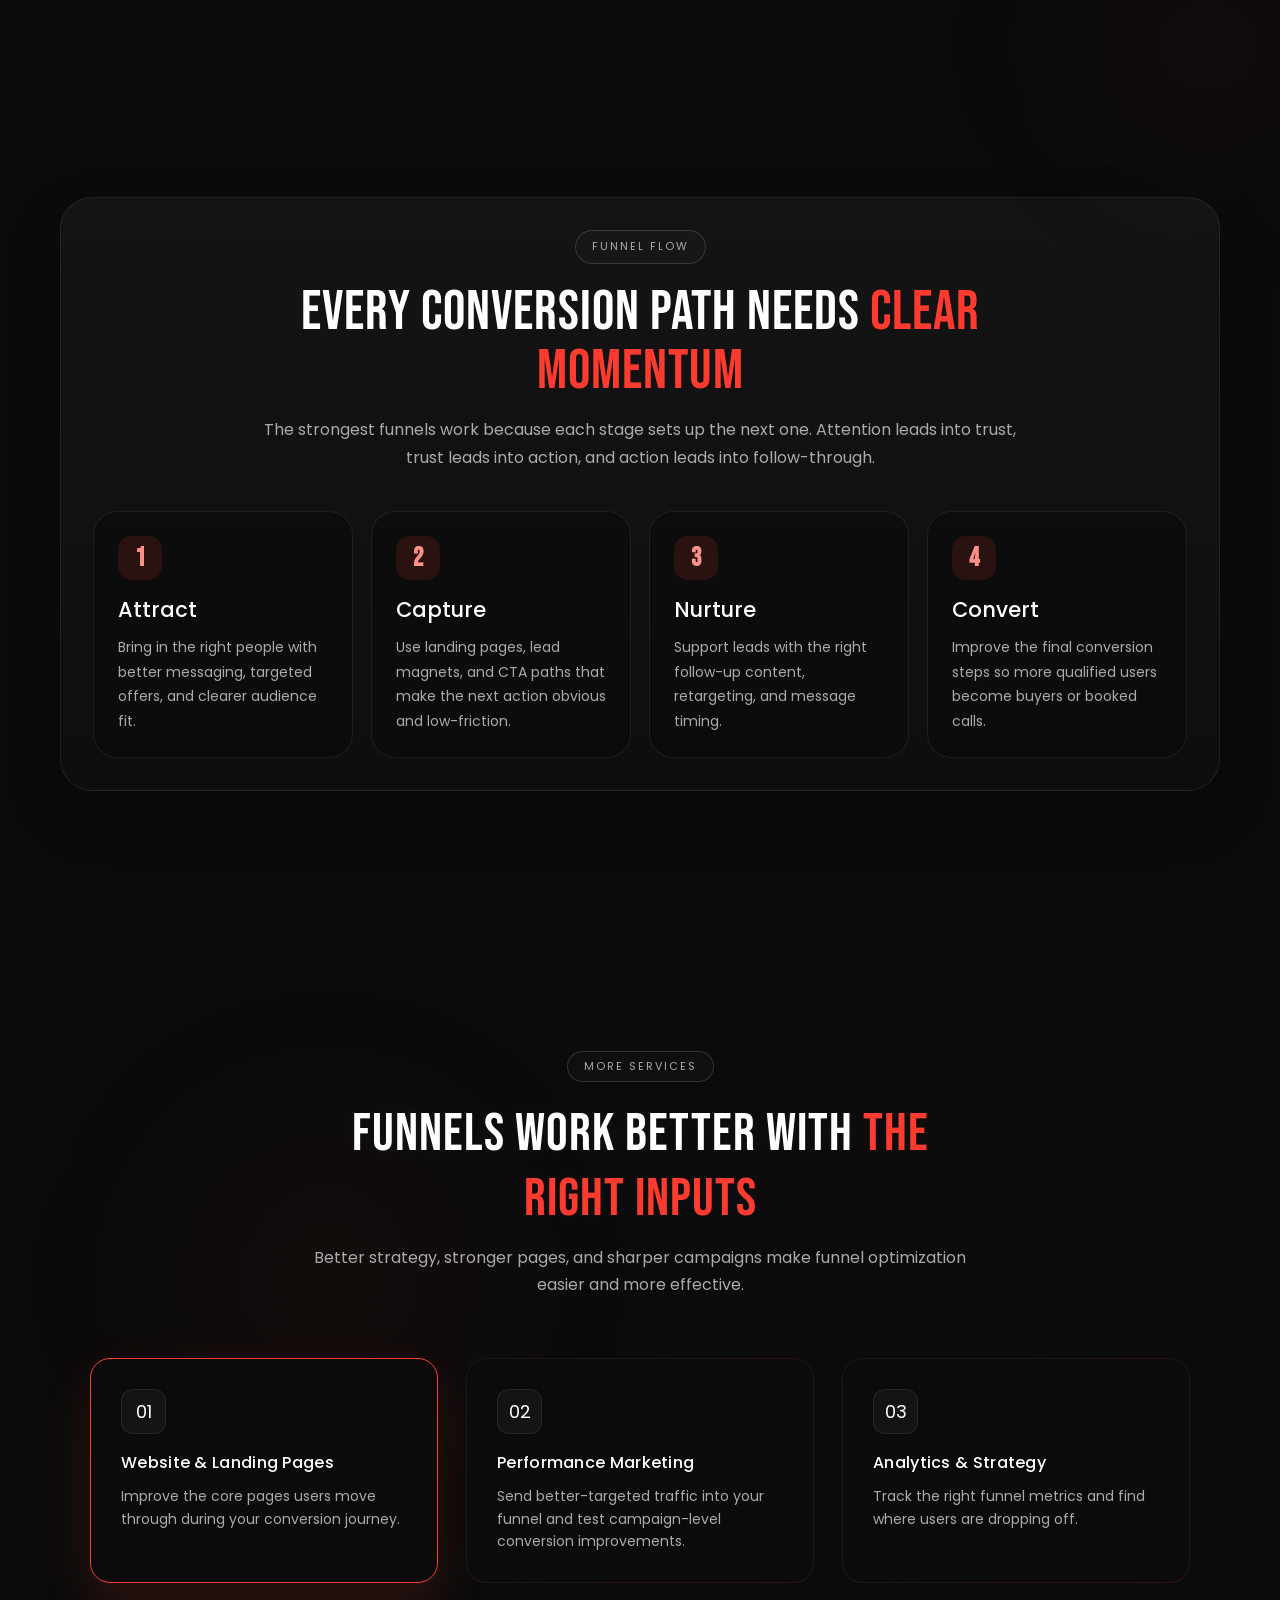
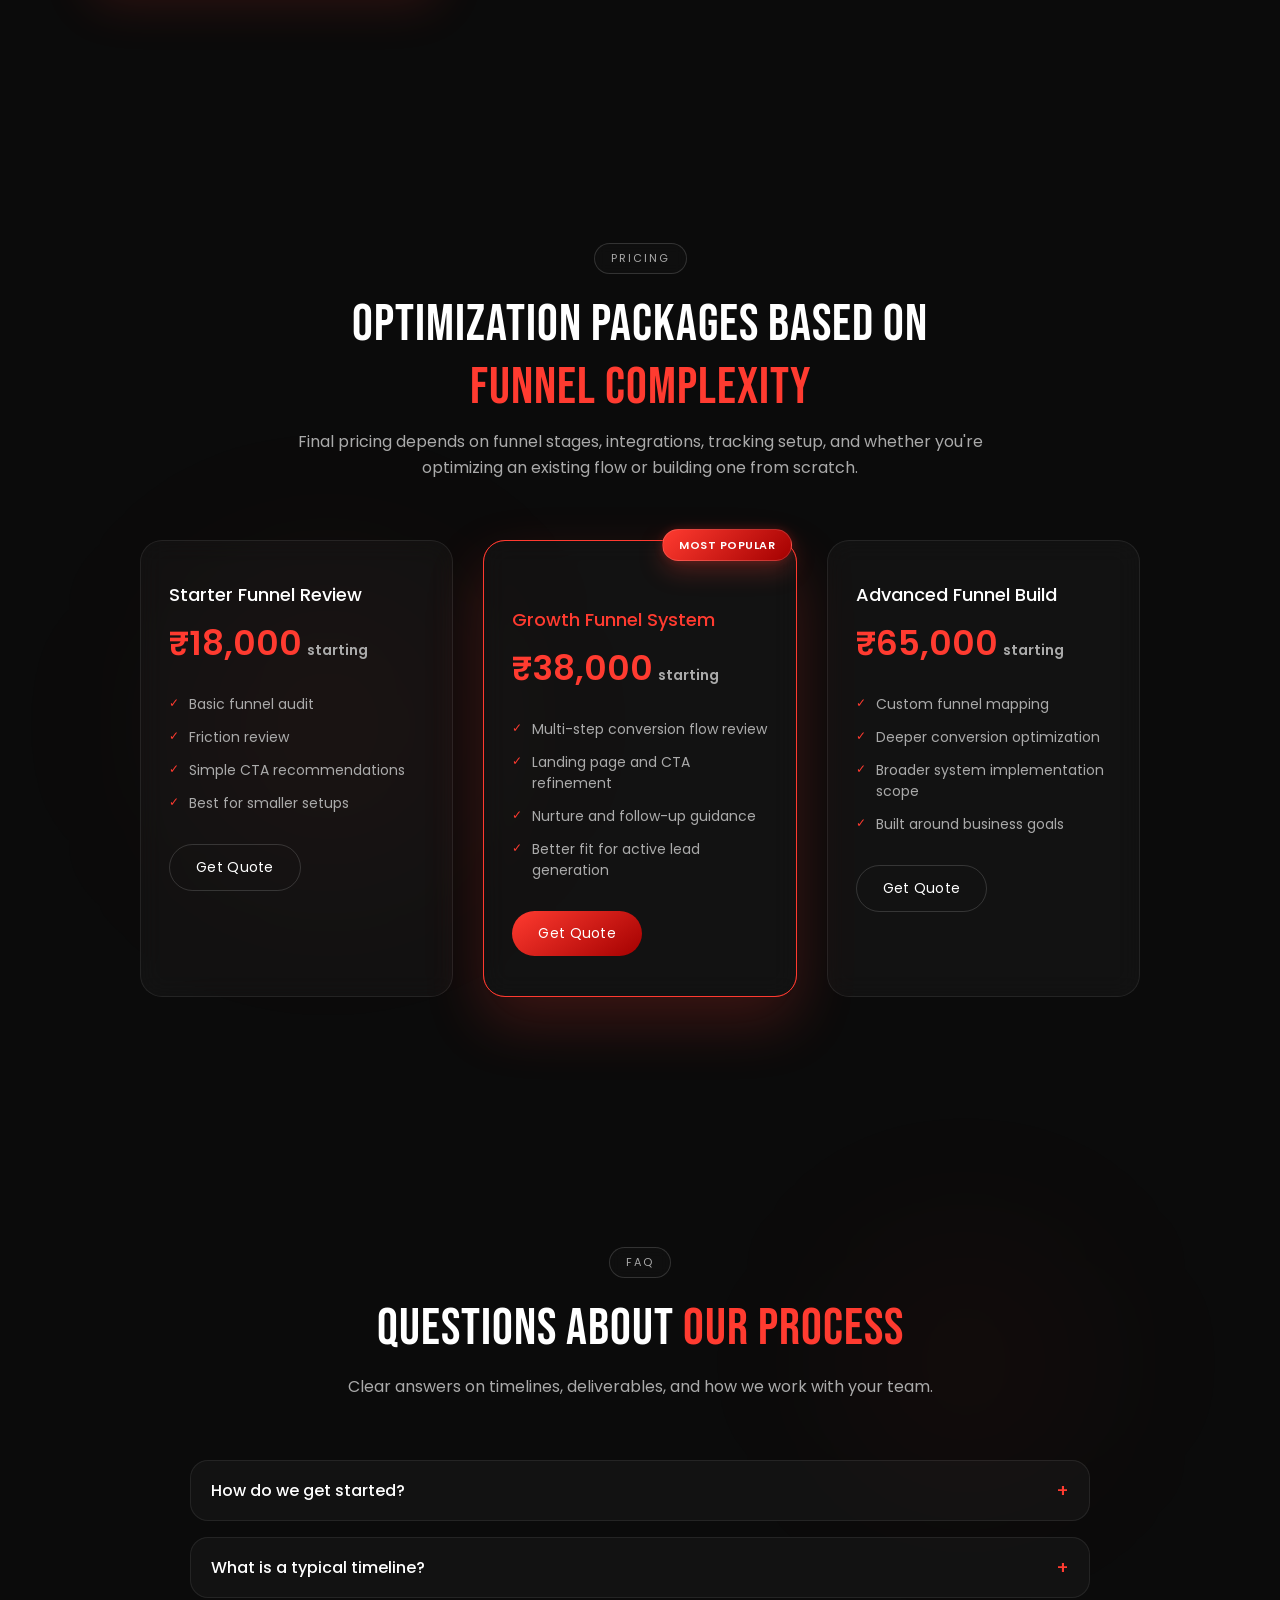
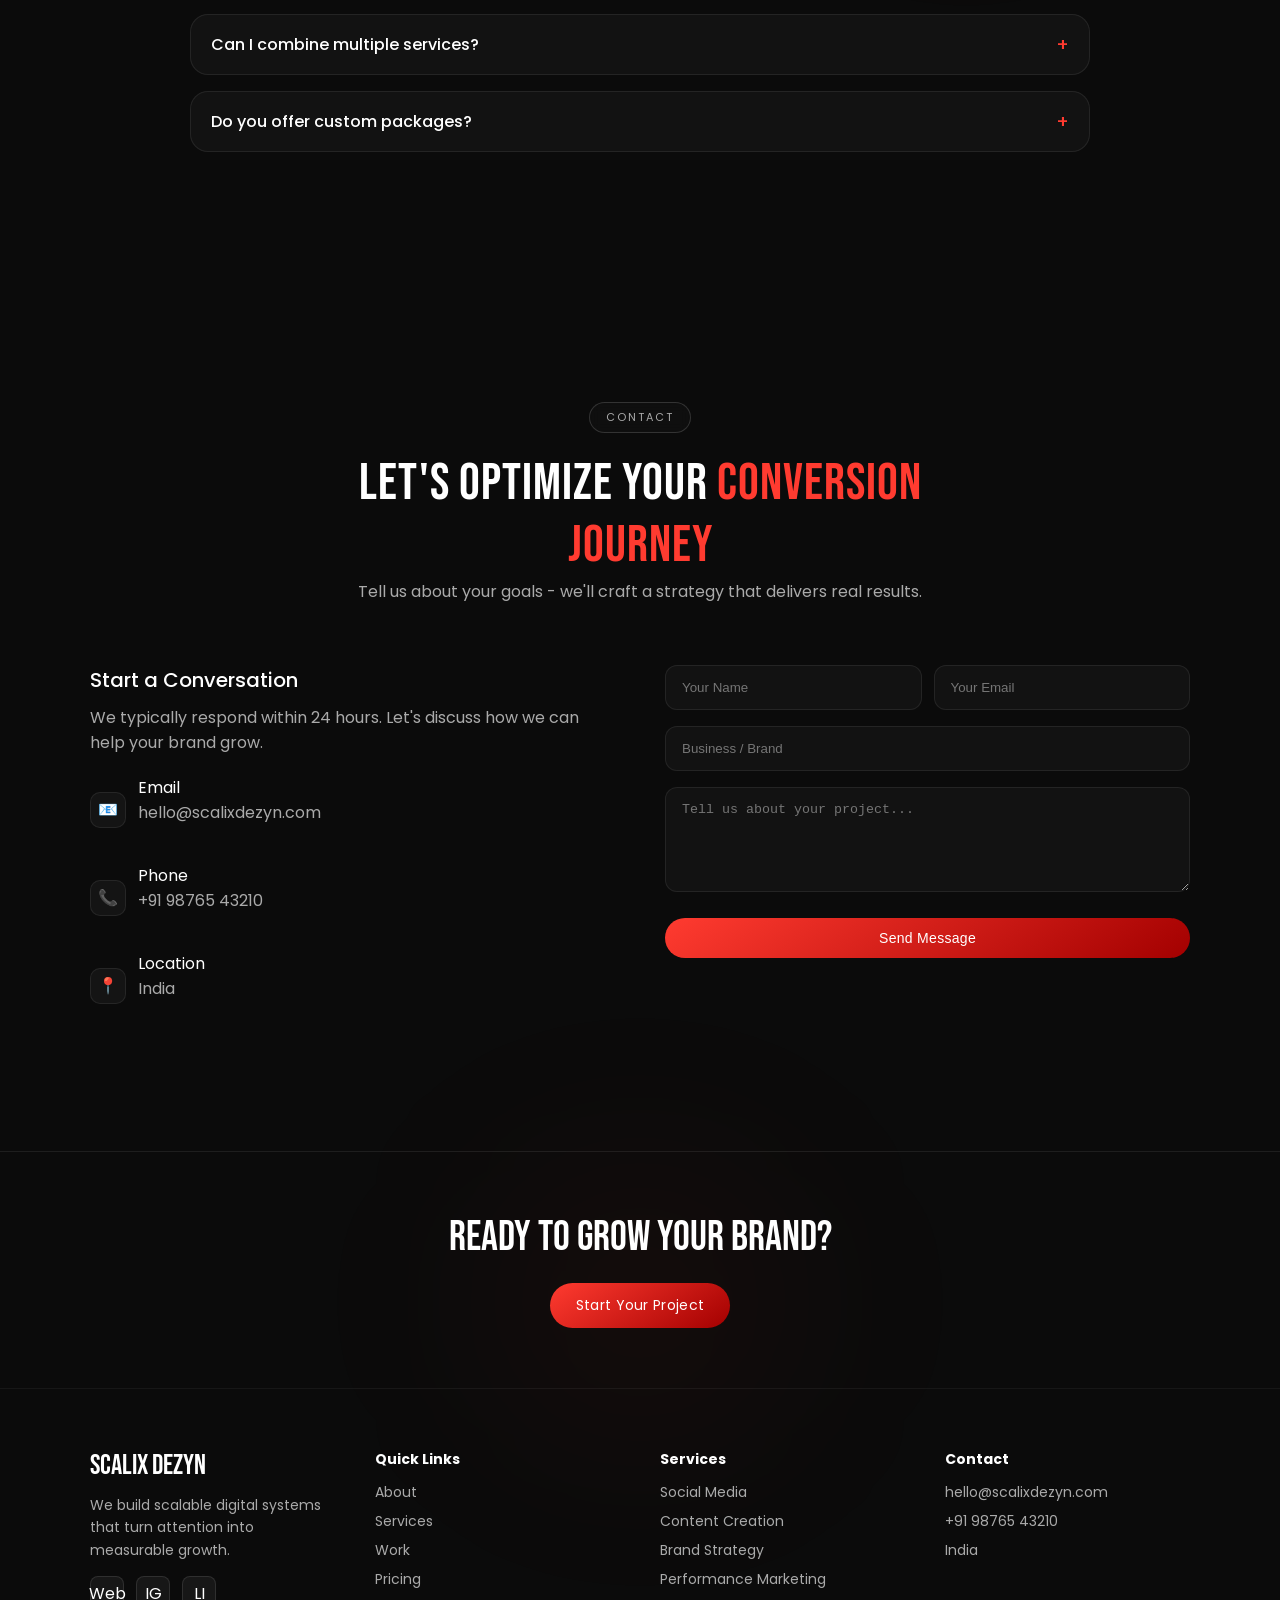
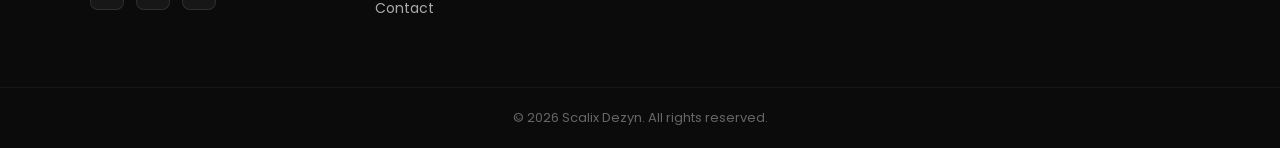
<file: funnels_optimization.html>
﻿<!DOCTYPE html>
<html><head><meta charset="utf-8"><meta name="viewport" content="width=device-width, initial-scale=1"><link rel="stylesheet" type="text/css" href="css/style.css"><link rel="stylesheet" type="text/css" href="css/navbar.css"><link rel="stylesheet" type="text/css" href="css/hero.css"><link rel="stylesheet" type="text/css" href="css/about.css"><link rel="stylesheet" type="text/css" href="css/services.css"><link rel="stylesheet" type="text/css" href="css/pricing.css"><link rel="stylesheet" type="text/css" href="css/contact.css"><link rel="stylesheet" type="text/css" href="css/footer.css"><link rel="stylesheet" type="text/css" href="css/common.css"><link rel="stylesheet" type="text/css" href="css/funnels_optimization_page.css"><link href="https://fonts.googleapis.com/css2?family=Bebas+Neue&family=Poppins:wght@300;500&display=swap" rel="stylesheet"><title>Funnels & Optimization</title></head><body><div class="bg-glow"><span></span><span></span><span></span><span></span></div><header class="navbar"><div class="logo"><a href="index.html#home" class="logo">Scalix Dezyn</a></div><nav class="nav-center"><a href="index.html#about">About</a><a href="index.html#services">Services</a><a href="index.html#portfolio">Portfolio</a><a href="#pricing">Pricing</a></nav><div class="nav-right"><a href="#contact" class="nav-btn">Contact Now</a><div class="menu-toggle"><span></span><span></span><span></span></div></div></header><section id="hero" class="hero"><div class="hero-content"><p class="hero-label">Funnels & Optimization</p><h1 class="reveal">Funnels that <br><span class="highlight">move people forward</span></h1><p class="hero-subtext reveal delay-1">We build and refine user journeys so more visitors move from interest to inquiry, lead, or sale with less friction and better clarity.</p><div class="hero-buttons reveal delay-2"><a href="#contact" class="btn primary">Optimize My Funnel</a><a href="#funnel-system" class="btn secondary">Explore Funnel Flow</a></div><div class="hero-trust reveal delay-3">Better journeys - fewer drop-offs - more conversions</div></div></section><section class="about"><div class="about-container"><p class="about-label reveal">FUNNELS</p><p class="about-tag reveal">What an optimized customer path should look like</p><h2 class="about-quote reveal">We turn scattered touchpoints into a <span class="highlight">clearer conversion path</span></h2><p class="about-subtext reveal delay-1">Optimization is about understanding where users hesitate, what information they need next, and how to remove friction so the journey feels natural and persuasive.</p><div class="about-stats reveal delay-2"><div class="stat"><h3>01</h3><p>User Flow</p></div><div class="stat"><h3>02</h3><p>Conversion Logic</p></div><div class="stat"><h3>03</h3><p>Friction Reduction</p></div></div><a href="#contact" class="btn primary reveal delay-3">Start My Funnel Project</a></div></section><section id="funnel-system" class="funnel-flow"><div class="funnel-shell"><div class="funnel-head"><p class="about-label reveal">FUNNEL FLOW</p><h2 class="reveal">Every conversion path needs <span class="highlight">clear momentum</span></h2><p class="reveal delay-1">The strongest funnels work because each stage sets up the next one. Attention leads into trust, trust leads into action, and action leads into follow-through.</p></div><div class="funnel-grid"><article class="funnel-card reveal"><strong>1</strong><h3>Attract</h3><p>Bring in the right people with better messaging, targeted offers, and clearer audience fit.</p></article><article class="funnel-card reveal delay-1"><strong>2</strong><h3>Capture</h3><p>Use landing pages, lead magnets, and CTA paths that make the next action obvious and low-friction.</p></article><article class="funnel-card reveal delay-2"><strong>3</strong><h3>Nurture</h3><p>Support leads with the right follow-up content, retargeting, and message timing.</p></article><article class="funnel-card reveal delay-3"><strong>4</strong><h3>Convert</h3><p>Improve the final conversion steps so more qualified users become buyers or booked calls.</p></article></div></div></section><section class="services"><p class="services-label reveal">MORE SERVICES</p><div class="services-header reveal"><h2>Funnels work better with <span class="highlight">the right inputs</span></h2><p class="services-subtext">Better strategy, stronger pages, and sharper campaigns make funnel optimization easier and more effective.</p></div><div class="services-container"><a href="website_landing_pages.html" class="service-card reveal featured"><div class="service-icon">01</div><h3>Website & Landing Pages</h3><p>Improve the core pages users move through during your conversion journey.</p></a><a href="performance_marketing.html" class="service-card reveal delay-1"><div class="service-icon">02</div><h3>Performance Marketing</h3><p>Send better-targeted traffic into your funnel and test campaign-level conversion improvements.</p></a><a href="analytics_strategy.html" class="service-card reveal delay-2"><div class="service-icon">03</div><h3>Analytics & Strategy</h3><p>Track the right funnel metrics and find where users are dropping off.</p></a></div></section><section id="pricing" class="pricing"><p class="pricing-label reveal">PRICING</p><div class="pricing-header reveal"><h2>Optimization packages based on <span class="highlight">funnel complexity</span></h2><p class="pricing-subtext">Final pricing depends on funnel stages, integrations, tracking setup, and whether you're optimizing an existing flow or building one from scratch.</p></div><div class="pricing-container"><div class="pricing-card reveal"><h3>Starter Funnel Review</h3><p class="price">₹18,000<span>starting</span></p><ul class="features"><li>Basic funnel audit</li><li>Friction review</li><li>Simple CTA recommendations</li><li>Best for smaller setups</li></ul><a href="quote_builder.html?service=funnels-optimization&plan=starter-funnel" class="btn secondary">Get Quote</a></div><div class="pricing-card highlight reveal delay-1"><span class="badge">Most Popular</span><h3>Growth Funnel System</h3><p class="price">₹38,000<span>starting</span></p><ul class="features"><li>Multi-step conversion flow review</li><li>Landing page and CTA refinement</li><li>Nurture and follow-up guidance</li><li>Better fit for active lead generation</li></ul><a href="quote_builder.html?service=funnels-optimization&plan=growth-funnel" class="btn primary">Get Quote</a></div><div class="pricing-card reveal delay-2"><h3>Advanced Funnel Build</h3><p class="price">₹65,000<span>starting</span></p><ul class="features"><li>Custom funnel mapping</li><li>Deeper conversion optimization</li><li>Broader system implementation scope</li><li>Built around business goals</li></ul><a href="quote_builder.html?service=funnels-optimization&plan=advanced-funnel" class="btn secondary">Get Quote</a></div></div></section><section id="faq" class="faq">
  <p class="about-label reveal">FAQ</p>
  <div class="section-header reveal">
    <h2 class="section-title">Questions about <span class="highlight">our process</span></h2>
    <p class="section-subtext">Clear answers on timelines, deliverables, and how we work with your team.</p>
  </div>
  <div class="faq-grid">
    <details class="faq-item reveal">
      <summary>How do we get started?</summary>
      <p>Share your goals and context. We respond with a short scope outline and next steps.</p>
    </details>
    <details class="faq-item reveal delay-1">
      <summary>What is a typical timeline?</summary>
      <p>Most service engagements begin within 3 to 7 days and run in clear weekly or monthly cycles.</p>
    </details>
    <details class="faq-item reveal delay-2">
      <summary>Can I combine multiple services?</summary>
      <p>Yes. We can bundle related services and align deliverables into one coordinated plan.</p>
    </details>
    <details class="faq-item reveal delay-3">
      <summary>Do you offer custom packages?</summary>
      <p>Absolutely. We tailor scope and pricing based on goals, timelines, and team capacity.</p>
    </details>
  </div>
</section>
<section id="contact" class="contact"><p class="contact-label reveal">CONTACT</p><div class="contact-header reveal"><h2>Let's optimize your <span class="highlight">conversion journey</span></h2><p class="contact-subtext">Tell us about your goals - we'll craft a strategy that delivers real results.</p></div><div class="contact-container"><div class="contact-info reveal"><h3>Start a Conversation</h3><p>We typically respond within 24 hours. Let's discuss how we can help your brand grow.</p><div class="contact-details"><div class="contact-item"><div class="contact-icon">&#128231;</div><div><span>Email</span><p>hello@scalixdezyn.com</p></div></div><div class="contact-item"><div class="contact-icon">&#128222;</div><div><span>Phone</span><p>+91 98765 43210</p></div></div><div class="contact-item"><div class="contact-icon">&#128205;</div><div><span>Location</span><p>India</p></div></div></div></div><form class="contact-form reveal delay-1"><div class="input-row"><input type="text" placeholder="Your Name" required><input type="email" placeholder="Your Email" required></div><input type="text" placeholder="Business / Brand"><textarea placeholder="Tell us about your project..." rows="5"></textarea><button type="submit" class="btn primary">Send Message</button></form></div></section><footer class="footer"><div class="footer-cta"><h2>Ready to grow your brand?</h2><a href="#contact" class="btn primary">Start Your Project</a></div><div class="footer-container"><div class="footer-brand"><h3>Scalix Dezyn</h3><p>We build scalable digital systems that turn attention into measurable growth.</p><div class="footer-social"><a href="#">Web</a><a href="#">IG</a><a href="#">LI</a></div></div><div class="footer-links"><h4>Quick Links</h4><a href="index.html#about">About</a><a href="index.html#services">Services</a><a href="index.html#portfolio">Work</a><a href="index.html#pricing">Pricing</a><a href="#contact">Contact</a></div><div class="footer-services"><h4>Services</h4><p>Social Media</p><p>Content Creation</p><p>Brand Strategy</p><p>Performance Marketing</p></div><div class="footer-contact"><h4>Contact</h4><p>hello@scalixdezyn.com</p><p>+91 98765 43210</p><p>India</p></div></div><div class="footer-bottom"><p>&copy; 2026 Scalix Dezyn. All rights reserved.</p></div></footer><script defer src="script.js"></script></body></html>
</file>
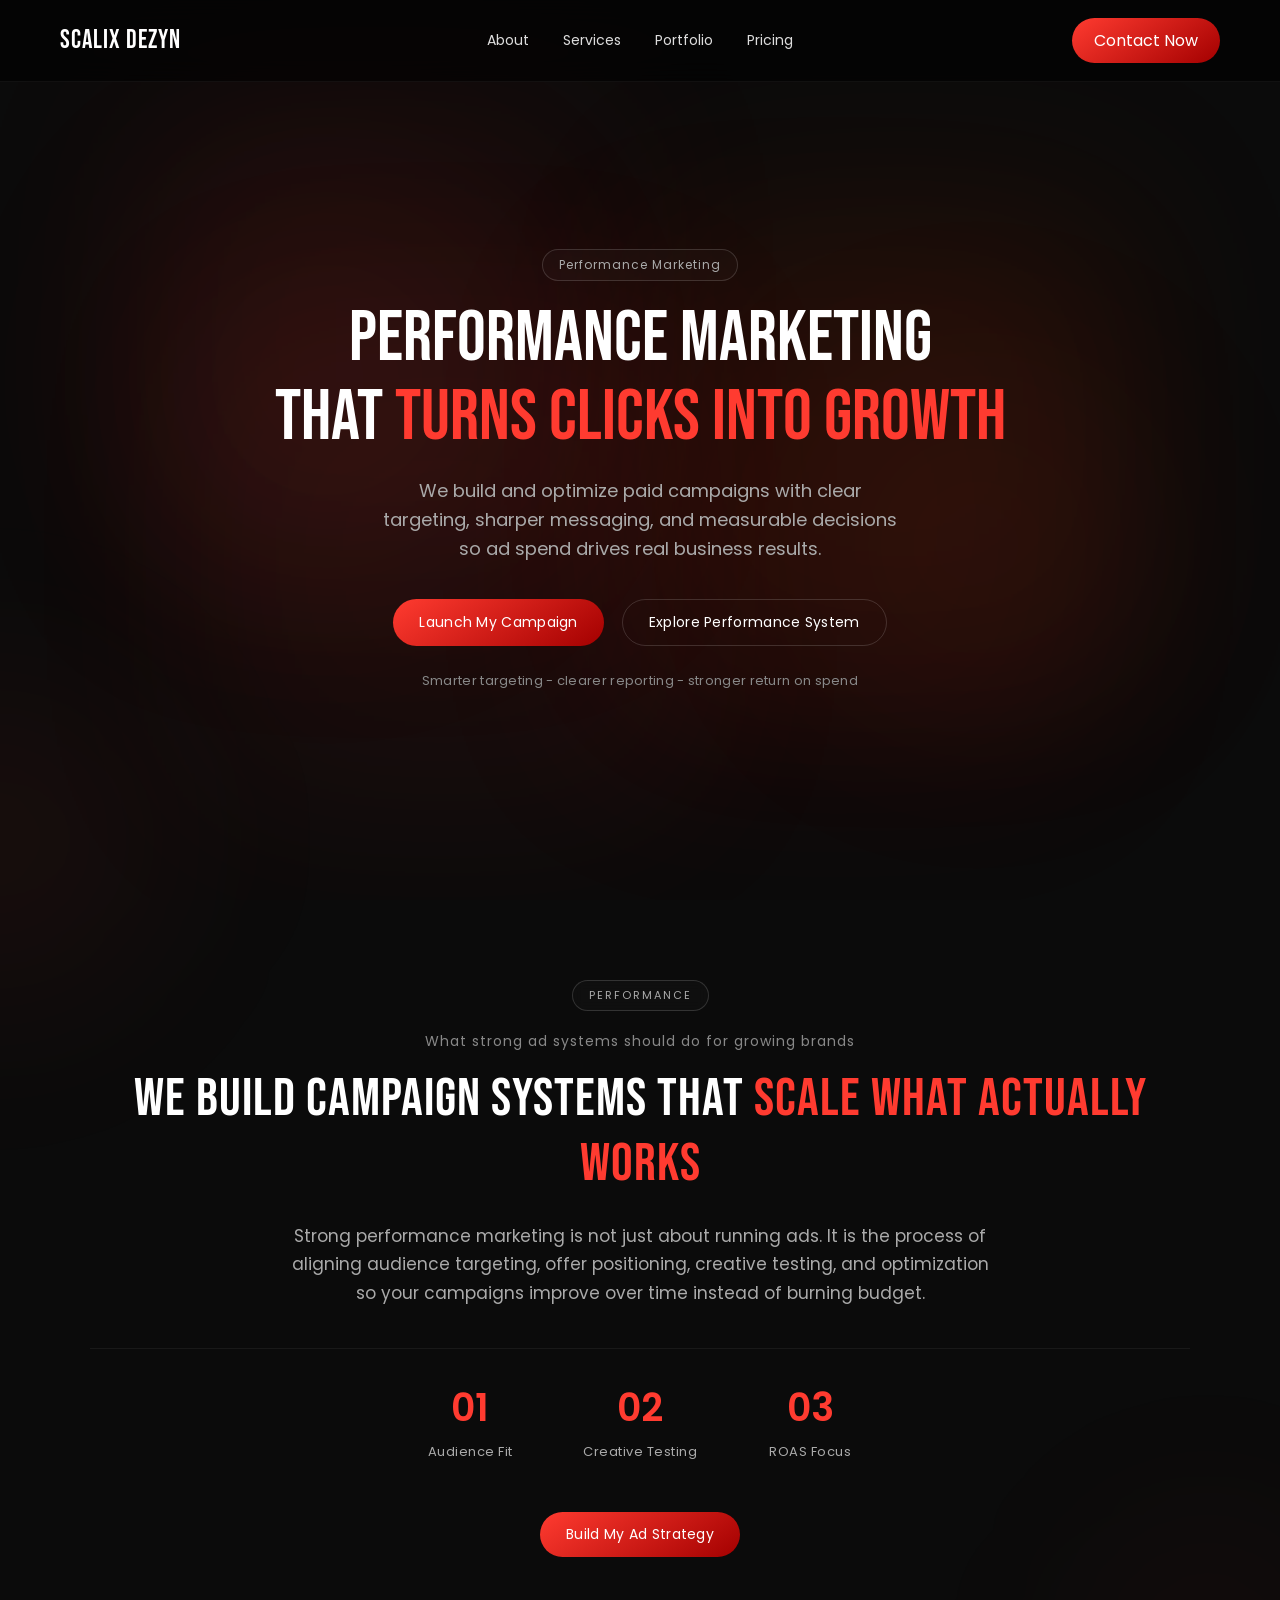
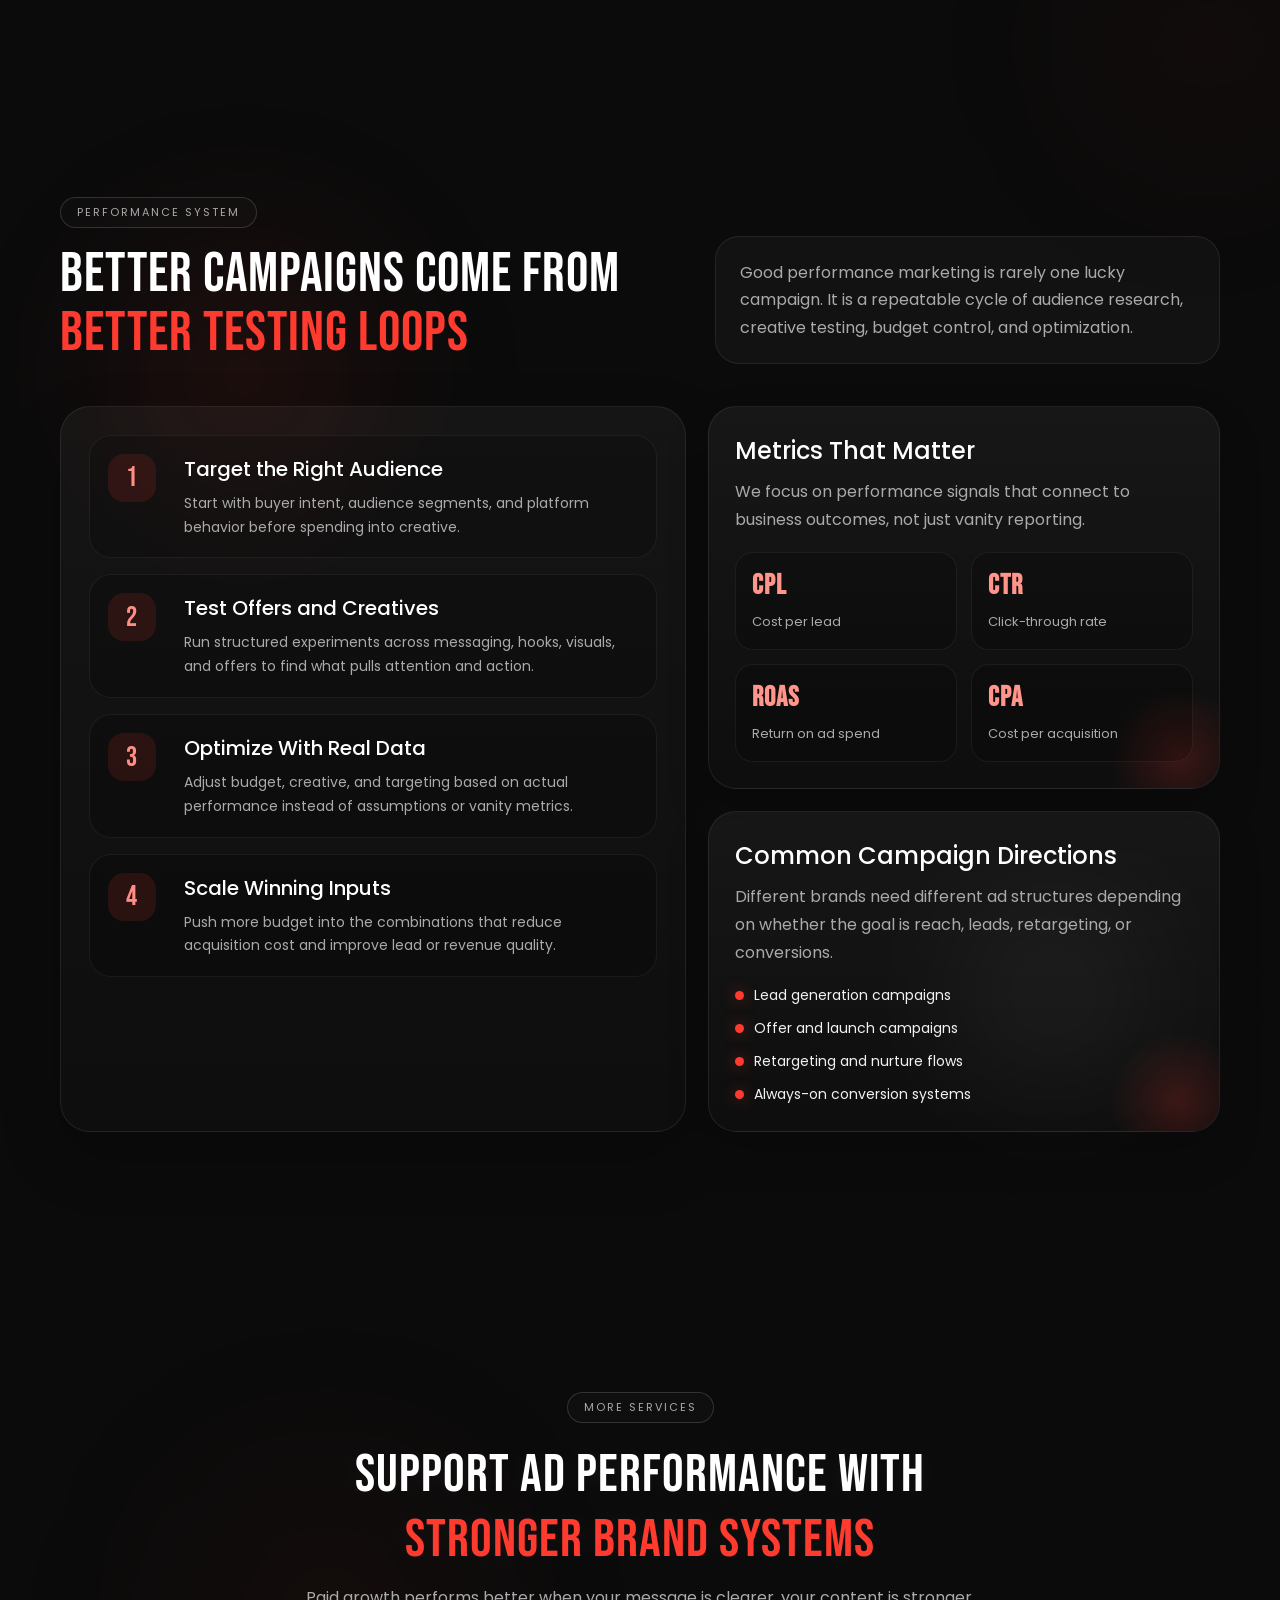
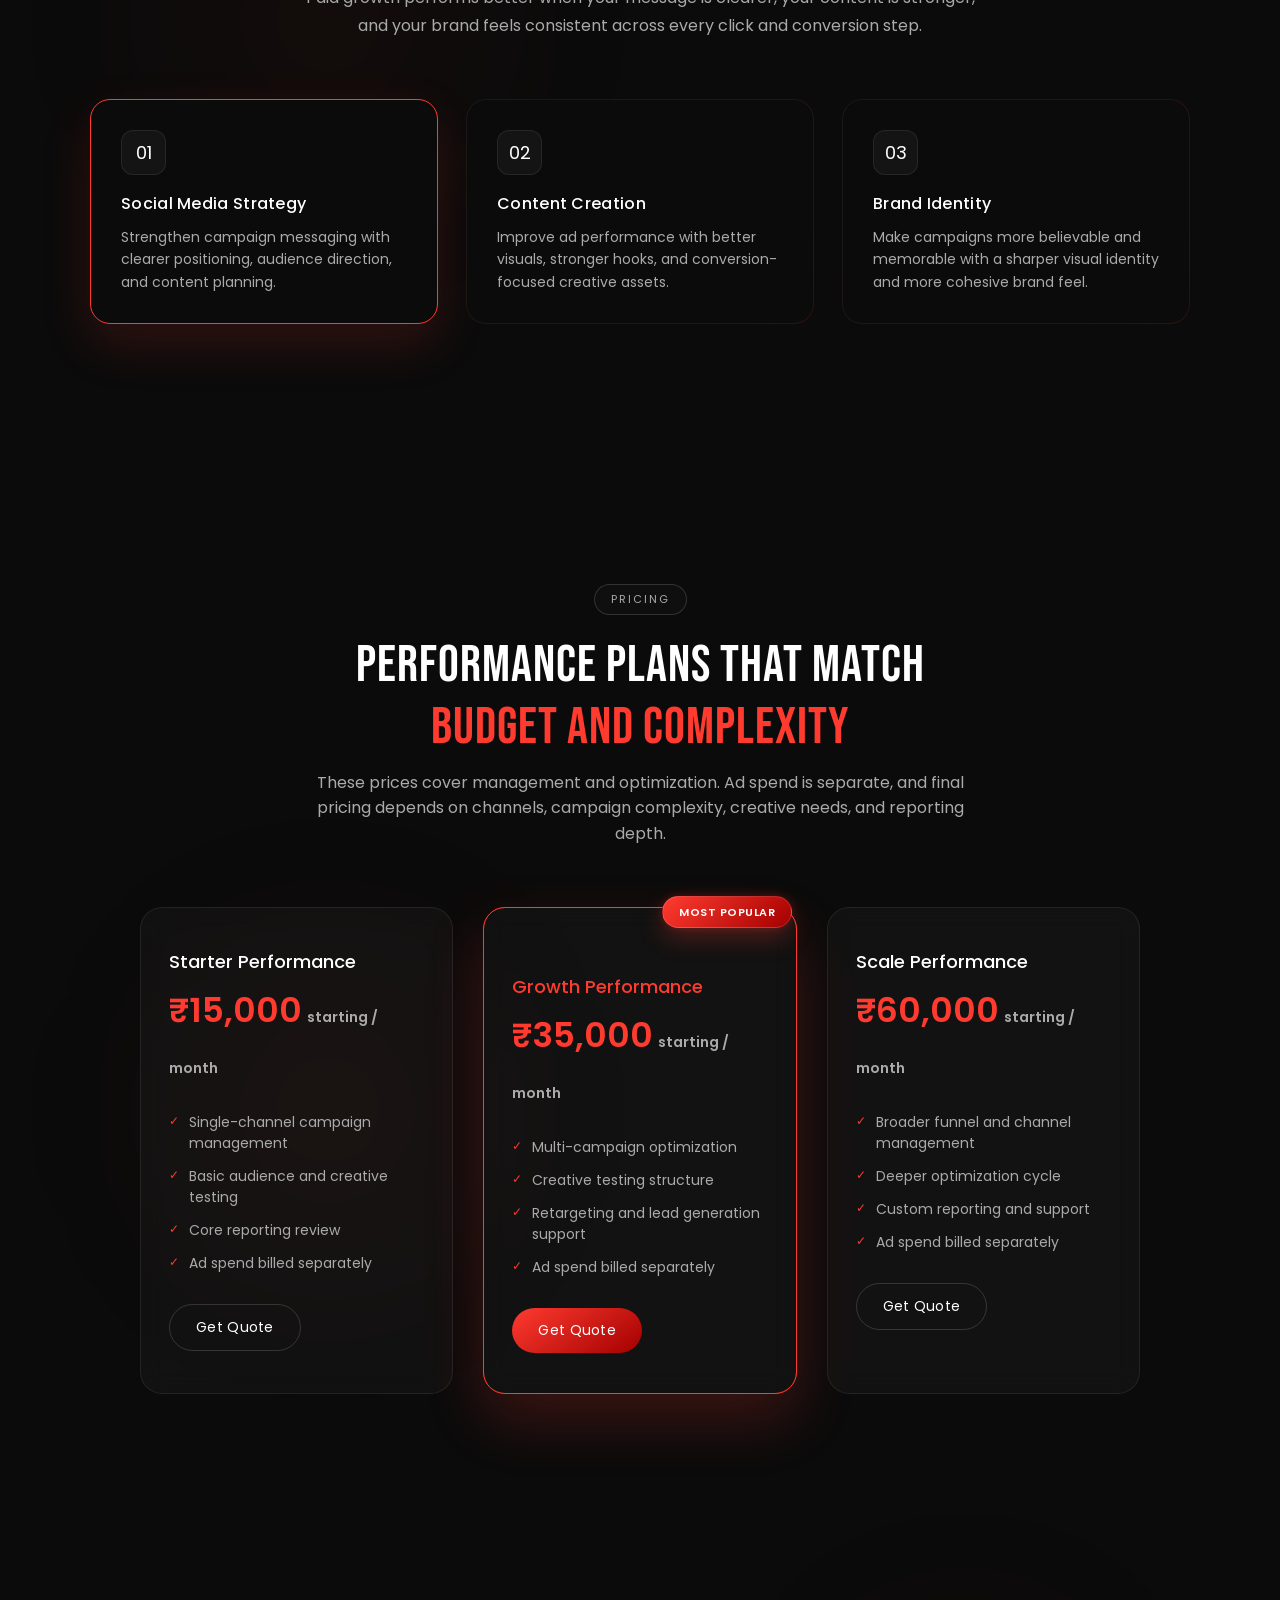
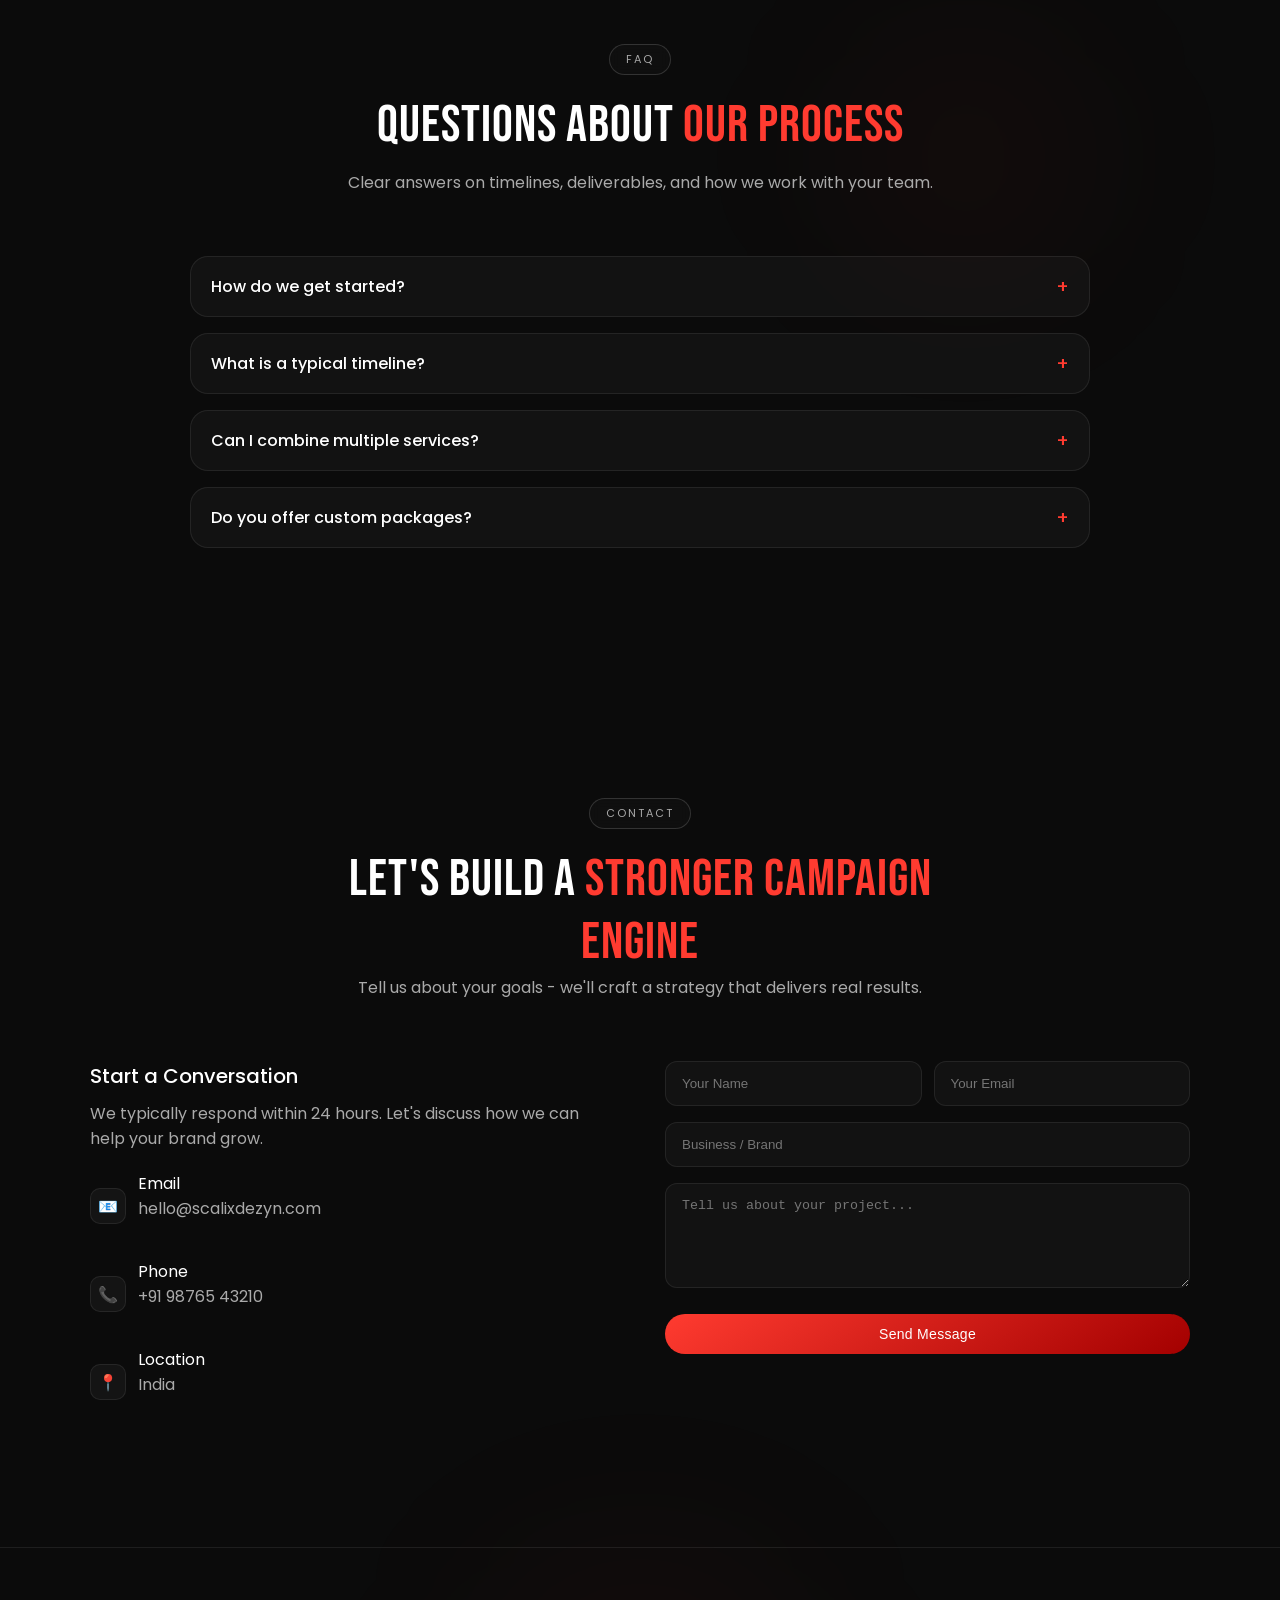
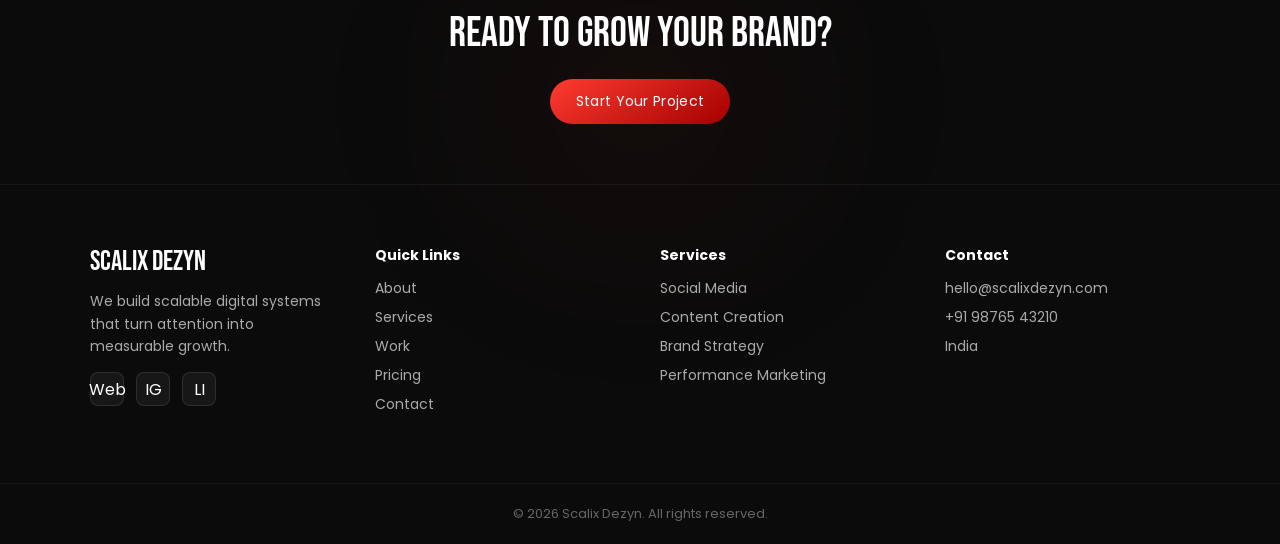
<file: performance_marketing.html>
﻿<!DOCTYPE html>
<html>
<head>
  <meta charset="utf-8">
  <meta name="viewport" content="width=device-width, initial-scale=1">
  <link rel="stylesheet" type="text/css" href="css/style.css">
  <link rel="stylesheet" type="text/css" href="css/navbar.css">
  <link rel="stylesheet" type="text/css" href="css/hero.css">
  <link rel="stylesheet" type="text/css" href="css/about.css">
  <link rel="stylesheet" type="text/css" href="css/services.css">
  <link rel="stylesheet" type="text/css" href="css/pricing.css">
  <link rel="stylesheet" type="text/css" href="css/contact.css">
  <link rel="stylesheet" type="text/css" href="css/footer.css">
  <link rel="stylesheet" type="text/css" href="css/common.css">
  <link rel="stylesheet" type="text/css" href="css/performance_marketing_page.css">
  <link href="https://fonts.googleapis.com/css2?family=Bebas+Neue&family=Poppins:wght@300;500&display=swap" rel="stylesheet">
  <title>Performance Marketing</title>
</head>
<body>

  <div class="bg-glow">
    <span></span>
    <span></span>
    <span></span>
    <span></span>
  </div>

  <header class="navbar">
    <div class="logo"><a href="index.html#home" class="logo">Scalix Dezyn</a></div>

    <nav class="nav-center">
      <a href="index.html#about">About</a>
      <a href="index.html#services">Services</a>
      <a href="index.html#portfolio">Portfolio</a>
      <a href="#pricing">Pricing</a>
    </nav>

    <div class="nav-right">
      <a href="#contact" class="nav-btn">Contact Now</a>
      <div class="menu-toggle">
        <span></span>
        <span></span>
        <span></span>
      </div>
    </div>
  </header>

  <section id="hero" class="hero">
    <div class="hero-content">
      <p class="hero-label">Performance Marketing</p>

      <h1 class="reveal">
        Performance marketing <br>
        that <span class="highlight">turns clicks into growth</span>
      </h1>

      <p class="hero-subtext reveal delay-1">
        We build and optimize paid campaigns with clear targeting, sharper messaging,
        and measurable decisions so ad spend drives real business results.
      </p>

      <div class="hero-buttons reveal delay-2">
        <a href="#contact" class="btn primary">Launch My Campaign</a>
        <a href="#performance-system" class="btn secondary">Explore Performance System</a>
      </div>

      <div class="hero-trust reveal delay-3">
        Smarter targeting - clearer reporting - stronger return on spend
      </div>
    </div>
  </section>

  <section class="about">
    <div class="about-container">
      <p class="about-label reveal">PERFORMANCE</p>
      <p class="about-tag reveal">What strong ad systems should do for growing brands</p>

      <h2 class="about-quote reveal">
        We build campaign systems that <span class="highlight">scale what actually works</span>
      </h2>

      <p class="about-subtext reveal delay-1">
        Strong performance marketing is not just about running ads. It is the process of
        aligning audience targeting, offer positioning, creative testing, and optimization
        so your campaigns improve over time instead of burning budget.
      </p>

      <div class="about-stats reveal delay-2">
        <div class="stat">
          <h3>01</h3>
          <p>Audience Fit</p>
        </div>

        <div class="stat">
          <h3>02</h3>
          <p>Creative Testing</p>
        </div>

        <div class="stat">
          <h3>03</h3>
          <p>ROAS Focus</p>
        </div>
      </div>

      <a href="#contact" class="btn primary reveal delay-3">
        Build My Ad Strategy
      </a>
    </div>
  </section>

  <section id="performance-system" class="performance-engine">
    <div class="performance-shell">
      <div class="performance-header">
        <div>
          <p class="about-label performance-kicker reveal">PERFORMANCE SYSTEM</p>
          <h2 class="reveal">
            Better campaigns come from <span class="highlight">better testing loops</span>
          </h2>
        </div>

        <div class="performance-note reveal delay-1">
          Good performance marketing is rarely one lucky campaign. It is a repeatable cycle
          of audience research, creative testing, budget control, and optimization.
        </div>
      </div>

      <div class="performance-grid">
        <div class="performance-board">
          <div class="performance-stage">
            <article class="performance-step reveal">
              <div class="performance-step-no">1</div>
              <div>
                <h3>Target the Right Audience</h3>
                <p>Start with buyer intent, audience segments, and platform behavior before spending into creative.</p>
              </div>
            </article>

            <article class="performance-step reveal delay-1">
              <div class="performance-step-no">2</div>
              <div>
                <h3>Test Offers and Creatives</h3>
                <p>Run structured experiments across messaging, hooks, visuals, and offers to find what pulls attention and action.</p>
              </div>
            </article>

            <article class="performance-step reveal delay-2">
              <div class="performance-step-no">3</div>
              <div>
                <h3>Optimize With Real Data</h3>
                <p>Adjust budget, creative, and targeting based on actual performance instead of assumptions or vanity metrics.</p>
              </div>
            </article>

            <article class="performance-step reveal delay-3">
              <div class="performance-step-no">4</div>
              <div>
                <h3>Scale Winning Inputs</h3>
                <p>Push more budget into the combinations that reduce acquisition cost and improve lead or revenue quality.</p>
              </div>
            </article>
          </div>
        </div>

        <div class="performance-side">
          <article class="metric-card reveal delay-1">
            <h3>Metrics That Matter</h3>
            <p>
              We focus on performance signals that connect to business outcomes, not just vanity reporting.
            </p>

            <div class="metric-row">
              <div class="metric-box">
                <strong>CPL</strong>
                <span>Cost per lead</span>
              </div>
              <div class="metric-box">
                <strong>CTR</strong>
                <span>Click-through rate</span>
              </div>
              <div class="metric-box">
                <strong>ROAS</strong>
                <span>Return on ad spend</span>
              </div>
              <div class="metric-box">
                <strong>CPA</strong>
                <span>Cost per acquisition</span>
              </div>
            </div>
          </article>

          <article class="channel-card reveal delay-2">
            <h3>Common Campaign Directions</h3>
            <p>
              Different brands need different ad structures depending on whether the goal is reach, leads, retargeting, or conversions.
            </p>

            <div class="channel-list">
              <span>Lead generation campaigns</span>
              <span>Offer and launch campaigns</span>
              <span>Retargeting and nurture flows</span>
              <span>Always-on conversion systems</span>
            </div>
          </article>
        </div>
      </div>
    </div>
  </section>

  <section class="services">
    <p class="services-label reveal">MORE SERVICES</p>

    <div class="services-header reveal">
      <h2>
        Support ad performance with <span class="highlight">stronger brand systems</span>
      </h2>
      <p class="services-subtext">
        Paid growth performs better when your message is clearer, your content is stronger,
        and your brand feels consistent across every click and conversion step.
      </p>
    </div>

    <div class="services-container">
      <a href="sm_strategy.html" class="service-card reveal featured">
        <div class="service-icon">01</div>
        <h3>Social Media Strategy</h3>
        <p>Strengthen campaign messaging with clearer positioning, audience direction, and content planning.</p>
      </a>

      <a href="content_creation.html" class="service-card reveal delay-1">
        <div class="service-icon">02</div>
        <h3>Content Creation</h3>
        <p>Improve ad performance with better visuals, stronger hooks, and conversion-focused creative assets.</p>
      </a>

      <a href="brand_identity.html" class="service-card reveal delay-2">
        <div class="service-icon">03</div>
        <h3>Brand Identity</h3>
        <p>Make campaigns more believable and memorable with a sharper visual identity and more cohesive brand feel.</p>
      </a>
    </div>
  </section>

  <section id="pricing" class="pricing">
    <p class="pricing-label reveal">PRICING</p>

    <div class="pricing-header reveal">
      <h2>
        Performance plans that match <span class="highlight">budget and complexity</span>
      </h2>
      <p class="pricing-subtext">
        These prices cover management and optimization. Ad spend is separate, and final
        pricing depends on channels, campaign complexity, creative needs, and reporting depth.
      </p>
    </div>

    <div class="pricing-container">
      <div class="pricing-card reveal">
        <h3>Starter Performance</h3>
        <p class="price">₹15,000<span>starting / month</span></p>

        <ul class="features">
          <li>Single-channel campaign management</li>
          <li>Basic audience and creative testing</li>
          <li>Core reporting review</li>
          <li>Ad spend billed separately</li>
        </ul>

        <a href="quote_builder.html?service=performance-marketing&plan=starter-performance" class="btn secondary">Get Quote</a>
      </div>

      <div class="pricing-card highlight reveal delay-1">
        <span class="badge">Most Popular</span>

        <h3>Growth Performance</h3>
        <p class="price">₹35,000<span>starting / month</span></p>

        <ul class="features">
          <li>Multi-campaign optimization</li>
          <li>Creative testing structure</li>
          <li>Retargeting and lead generation support</li>
          <li>Ad spend billed separately</li>
        </ul>

        <a href="quote_builder.html?service=performance-marketing&plan=growth-performance" class="btn primary">Get Quote</a>
      </div>

      <div class="pricing-card reveal delay-2">
        <h3>Scale Performance</h3>
        <p class="price">₹60,000<span>starting / month</span></p>

        <ul class="features">
          <li>Broader funnel and channel management</li>
          <li>Deeper optimization cycle</li>
          <li>Custom reporting and support</li>
          <li>Ad spend billed separately</li>
        </ul>

        <a href="quote_builder.html?service=performance-marketing&plan=scale-performance" class="btn secondary">Get Quote</a>
      </div>
    </div>
  </section>

  <section id="faq" class="faq">
  <p class="about-label reveal">FAQ</p>
  <div class="section-header reveal">
    <h2 class="section-title">Questions about <span class="highlight">our process</span></h2>
    <p class="section-subtext">Clear answers on timelines, deliverables, and how we work with your team.</p>
  </div>
  <div class="faq-grid">
    <details class="faq-item reveal">
      <summary>How do we get started?</summary>
      <p>Share your goals and context. We respond with a short scope outline and next steps.</p>
    </details>
    <details class="faq-item reveal delay-1">
      <summary>What is a typical timeline?</summary>
      <p>Most service engagements begin within 3 to 7 days and run in clear weekly or monthly cycles.</p>
    </details>
    <details class="faq-item reveal delay-2">
      <summary>Can I combine multiple services?</summary>
      <p>Yes. We can bundle related services and align deliverables into one coordinated plan.</p>
    </details>
    <details class="faq-item reveal delay-3">
      <summary>Do you offer custom packages?</summary>
      <p>Absolutely. We tailor scope and pricing based on goals, timelines, and team capacity.</p>
    </details>
  </div>
</section>
<section id="contact" class="contact">
    <p class="contact-label reveal">CONTACT</p>

    <div class="contact-header reveal">
      <h2>
        Let's build a <span class="highlight">stronger campaign engine</span>
      </h2>
      <p class="contact-subtext">
        Tell us about your goals - we'll craft a strategy that delivers real results.
      </p>
    </div>

    <div class="contact-container">
      <div class="contact-info reveal">
        <h3>Start a Conversation</h3>

        <p>
          We typically respond within 24 hours. Let's discuss how we can help your brand grow.
        </p>

        <div class="contact-details">
          <div class="contact-item">
            <div class="contact-icon">&#128231;</div>
            <div>
              <span>Email</span>
              <p>hello@scalixdezyn.com</p>
            </div>
          </div>

          <div class="contact-item">
            <div class="contact-icon">&#128222;</div>
            <div>
              <span>Phone</span>
              <p>+91 98765 43210</p>
            </div>
          </div>

          <div class="contact-item">
            <div class="contact-icon">&#128205;</div>
            <div>
              <span>Location</span>
              <p>India</p>
            </div>
          </div>
        </div>
      </div>

      <form class="contact-form reveal delay-1">
        <div class="input-row">
          <input type="text" placeholder="Your Name" required>
          <input type="email" placeholder="Your Email" required>
        </div>

        <input type="text" placeholder="Business / Brand">
        <textarea placeholder="Tell us about your project..." rows="5"></textarea>

        <button type="submit" class="btn primary">
          Send Message
        </button>
      </form>
    </div>
  </section>

  <footer class="footer">
    <div class="footer-cta">
      <h2>Ready to grow your brand?</h2>
      <a href="#contact" class="btn primary">Start Your Project</a>
    </div>

    <div class="footer-container">
      <div class="footer-brand">
        <h3>Scalix Dezyn</h3>
        <p>
          We build scalable digital systems that turn attention into measurable growth.
        </p>

        <div class="footer-social">
          <a href="#">Web</a>
          <a href="#">IG</a>
          <a href="#">LI</a>
        </div>
      </div>

      <div class="footer-links">
        <h4>Quick Links</h4>
        <a href="index.html#about">About</a>
        <a href="index.html#services">Services</a>
        <a href="index.html#portfolio">Work</a>
        <a href="index.html#pricing">Pricing</a>
        <a href="#contact">Contact</a>
      </div>

      <div class="footer-services">
        <h4>Services</h4>
        <p>Social Media</p>
        <p>Content Creation</p>
        <p>Brand Strategy</p>
        <p>Performance Marketing</p>
      </div>

      <div class="footer-contact">
        <h4>Contact</h4>
        <p>hello@scalixdezyn.com</p>
        <p>+91 98765 43210</p>
        <p>India</p>
      </div>
    </div>

    <div class="footer-bottom">
      <p>&copy; 2026 Scalix Dezyn. All rights reserved.</p>
    </div>
  </footer>

  <script defer src="script.js"></script>
</body>
</html>
</file>
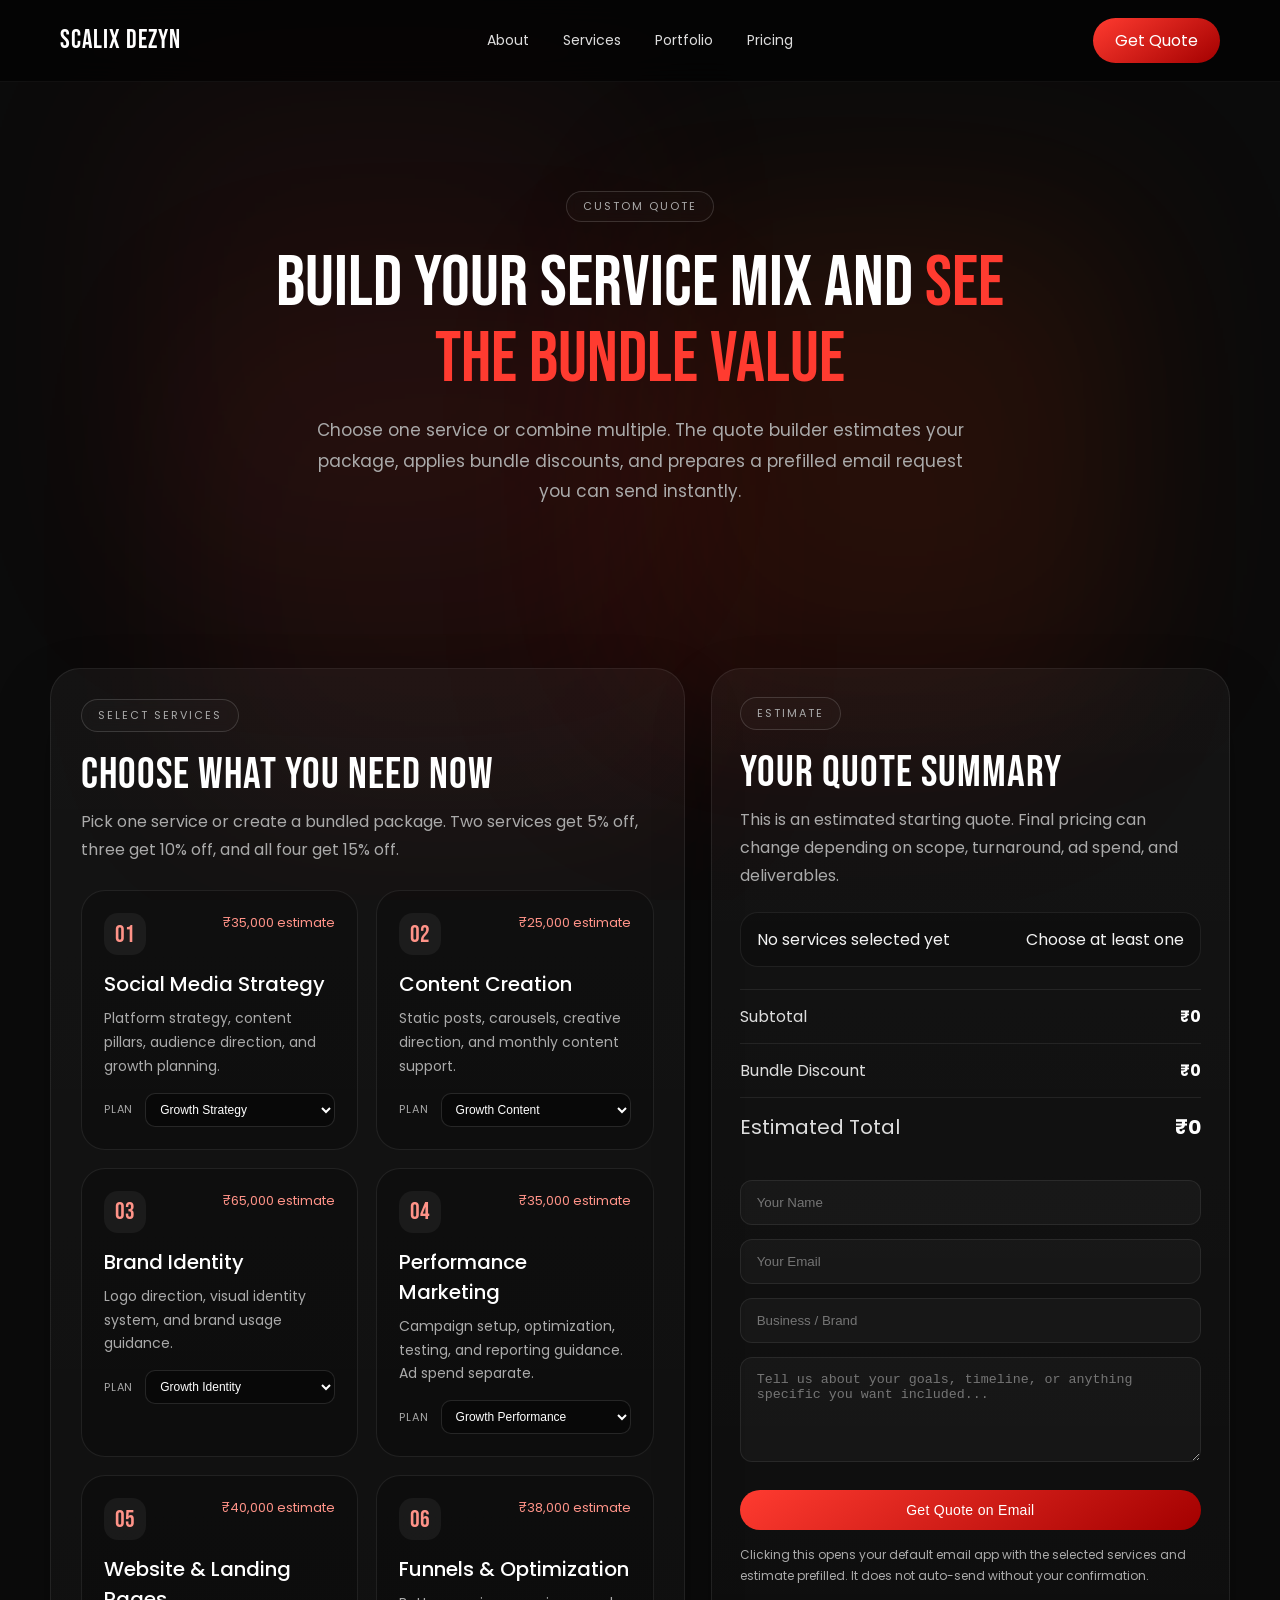
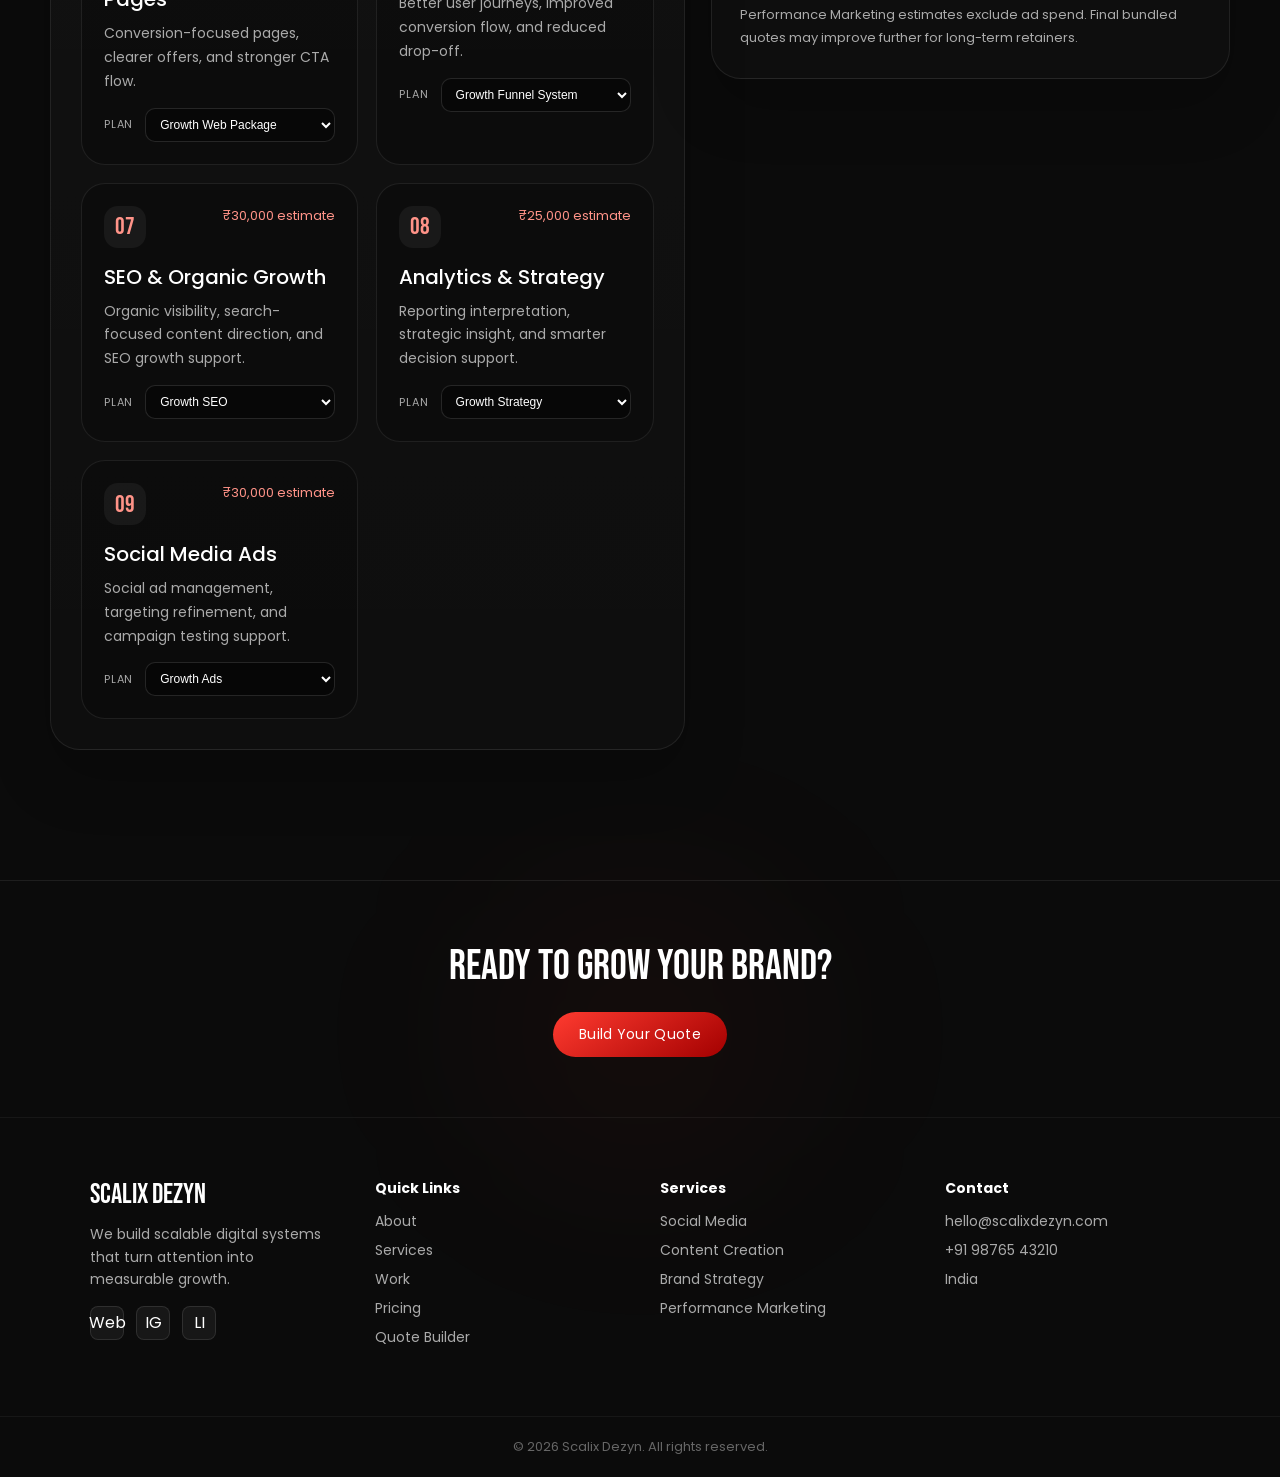
<file: quote_builder.html>
﻿<!DOCTYPE html>
<html>
<head>
  <meta charset="utf-8">
  <meta name="viewport" content="width=device-width, initial-scale=1">
  <link rel="stylesheet" type="text/css" href="css/style.css">
  <link rel="stylesheet" type="text/css" href="css/navbar.css">
  <link rel="stylesheet" type="text/css" href="css/footer.css">
  <link rel="stylesheet" type="text/css" href="css/common.css">
  <link rel="stylesheet" type="text/css" href="css/quote_builder.css">
  <link href="https://fonts.googleapis.com/css2?family=Bebas+Neue&family=Poppins:wght@300;500&display=swap" rel="stylesheet">
  <title>Custom Quote Builder</title>
</head>
<body>

  <div class="bg-glow">
    <span></span>
    <span></span>
    <span></span>
    <span></span>
  </div>

  <header class="navbar">
    <div class="logo"><a href="index.html#home" class="logo">Scalix Dezyn</a></div>

    <nav class="nav-center">
      <a href="index.html#about">About</a>
      <a href="index.html#services">Services</a>
      <a href="index.html#portfolio">Portfolio</a>
      <a href="index.html#pricing">Pricing</a>
    </nav>

    <div class="nav-right">
      <a href="#quote-form" class="nav-btn">Get Quote</a>
      <div class="menu-toggle">
        <span></span>
        <span></span>
        <span></span>
      </div>
    </div>
  </header>

  <section class="quote-hero">
    <div class="quote-hero-content">
      <p class="section-label reveal">CUSTOM QUOTE</p>
      <h1 class="reveal">
        Build your service mix and <span class="highlight">see the bundle value</span>
      </h1>
      <p class="quote-hero-text reveal delay-1">
        Choose one service or combine multiple. The quote builder estimates your package,
        applies bundle discounts, and prepares a prefilled email request you can send instantly.
      </p>
    </div>
  </section>

  <section class="quote-builder" id="quote-form">
    <div class="quote-shell">
      <div class="quote-services">
        <div class="quote-services-header">
          <p class="services-label reveal">SELECT SERVICES</p>
          <h2 class="reveal">Choose what you need now</h2>
          <p class="reveal delay-1">
            Pick one service or create a bundled package. Two services get 5% off,
            three get 10% off, and all four get 15% off.
          </p>
        </div>

        <div class="quote-grid" data-quote-grid>
          <label class="quote-card reveal" data-service-id="social-media-strategy">
            <input type="checkbox" name="services" value="social-media-strategy">
            <div class="quote-card-top">
              <span class="quote-card-badge">01</span>
              <span class="quote-card-price">₹35,000 starting</span>
            </div>
            <h3>Social Media Strategy</h3>
            <p>Platform strategy, content pillars, audience direction, and growth planning.</p>
            <label class="quote-card-plan">
              Plan
              <select name="plan-social-media-strategy" data-plan>
                <option value="Starter Strategy">Starter Strategy</option>
                <option value="Growth Strategy" selected>Growth Strategy</option>
                <option value="Scale Strategy">Scale Strategy</option>
              </select>
            </label>
          </label>

          <label class="quote-card reveal" data-service-id="content-creation">
            <input type="checkbox" name="services" value="content-creation">
            <div class="quote-card-top">
              <span class="quote-card-badge">02</span>
              <span class="quote-card-price">₹25,000 starting</span>
            </div>
            <h3>Content Creation</h3>
            <p>Static posts, carousels, creative direction, and monthly content support.</p>
            <label class="quote-card-plan">
              Plan
              <select name="plan-content-creation" data-plan>
                <option value="Starter Content">Starter Content</option>
                <option value="Growth Content" selected>Growth Content</option>
                <option value="Premium Content">Premium Content</option>
              </select>
            </label>
          </label>

          <label class="quote-card reveal" data-service-id="brand-identity">
            <input type="checkbox" name="services" value="brand-identity">
            <div class="quote-card-top">
              <span class="quote-card-badge">03</span>
              <span class="quote-card-price">₹65,000 starting</span>
            </div>
            <h3>Brand Identity</h3>
            <p>Logo direction, visual identity system, and brand usage guidance.</p>
            <label class="quote-card-plan">
              Plan
              <select name="plan-brand-identity" data-plan>
                <option value="Starter Identity">Starter Identity</option>
                <option value="Growth Identity" selected>Growth Identity</option>
                <option value="Full Brand System">Full Brand System</option>
              </select>
            </label>
          </label>

          <label class="quote-card reveal" data-service-id="performance-marketing">
            <input type="checkbox" name="services" value="performance-marketing">
            <div class="quote-card-top">
              <span class="quote-card-badge">04</span>
              <span class="quote-card-price">₹35,000 starting</span>
            </div>
            <h3>Performance Marketing</h3>
            <p>Campaign setup, optimization, testing, and reporting guidance. Ad spend separate.</p>
            <label class="quote-card-plan">
              Plan
              <select name="plan-performance-marketing" data-plan>
                <option value="Starter Performance">Starter Performance</option>
                <option value="Growth Performance" selected>Growth Performance</option>
                <option value="Scale Performance">Scale Performance</option>
              </select>
            </label>
          </label>

          <label class="quote-card reveal" data-service-id="website-landing-pages">
            <input type="checkbox" name="services" value="website-landing-pages">
            <div class="quote-card-top">
              <span class="quote-card-badge">05</span>
              <span class="quote-card-price">₹40,000 starting</span>
            </div>
            <h3>Website &amp; Landing Pages</h3>
            <p>Conversion-focused pages, clearer offers, and stronger CTA flow.</p>
            <label class="quote-card-plan">
              Plan
              <select name="plan-website-landing-pages" data-plan>
                <option value="Starter Landing Page">Starter Landing Page</option>
                <option value="Growth Web Package" selected>Growth Web Package</option>
                <option value="Custom Conversion Build">Custom Conversion Build</option>
              </select>
            </label>
          </label>

          <label class="quote-card reveal" data-service-id="funnels-optimization">
            <input type="checkbox" name="services" value="funnels-optimization">
            <div class="quote-card-top">
              <span class="quote-card-badge">06</span>
              <span class="quote-card-price">₹38,000 starting</span>
            </div>
            <h3>Funnels &amp; Optimization</h3>
            <p>Better user journeys, improved conversion flow, and reduced drop-off.</p>
            <label class="quote-card-plan">
              Plan
              <select name="plan-funnels-optimization" data-plan>
                <option value="Starter Funnel Review">Starter Funnel Review</option>
                <option value="Growth Funnel System" selected>Growth Funnel System</option>
                <option value="Advanced Funnel Build">Advanced Funnel Build</option>
              </select>
            </label>
          </label>

          <label class="quote-card reveal" data-service-id="seo-organic-growth">
            <input type="checkbox" name="services" value="seo-organic-growth">
            <div class="quote-card-top">
              <span class="quote-card-badge">07</span>
              <span class="quote-card-price">₹30,000 starting</span>
            </div>
            <h3>SEO &amp; Organic Growth</h3>
            <p>Organic visibility, search-focused content direction, and SEO growth support.</p>
            <label class="quote-card-plan">
              Plan
              <select name="plan-seo-organic-growth" data-plan>
                <option value="Starter SEO">Starter SEO</option>
                <option value="Growth SEO" selected>Growth SEO</option>
                <option value="Scale Organic">Scale Organic</option>
              </select>
            </label>
          </label>

          <label class="quote-card reveal" data-service-id="analytics-strategy">
            <input type="checkbox" name="services" value="analytics-strategy">
            <div class="quote-card-top">
              <span class="quote-card-badge">08</span>
              <span class="quote-card-price">₹25,000 starting</span>
            </div>
            <h3>Analytics &amp; Strategy</h3>
            <p>Reporting interpretation, strategic insight, and smarter decision support.</p>
            <label class="quote-card-plan">
              Plan
              <select name="plan-analytics-strategy" data-plan>
                <option value="Starter Insights">Starter Insights</option>
                <option value="Growth Strategy" selected>Growth Strategy</option>
                <option value="Advanced Advisory">Advanced Advisory</option>
              </select>
            </label>
          </label>

          <label class="quote-card reveal" data-service-id="social-media-ads">
            <input type="checkbox" name="services" value="social-media-ads">
            <div class="quote-card-top">
              <span class="quote-card-badge">09</span>
              <span class="quote-card-price">₹30,000 starting</span>
            </div>
            <h3>Social Media Ads</h3>
            <p>Social ad management, targeting refinement, and campaign testing support.</p>
            <label class="quote-card-plan">
              Plan
              <select name="plan-social-media-ads" data-plan>
                <option value="Starter Ads">Starter Ads</option>
                <option value="Growth Ads" selected>Growth Ads</option>
                <option value="Scale Ads">Scale Ads</option>
              </select>
            </label>
          </label>
        </div>
      </div>

      <aside class="quote-summary">
        <p class="services-label reveal">ESTIMATE</p>
        <h2 class="reveal">Your quote summary</h2>
        <p class="reveal delay-1">
          This is an estimated starting quote. Final pricing can change depending on scope,
          turnaround, ad spend, and deliverables.
        </p>

        <div class="quote-selected" data-selected-services></div>

        <div class="quote-summary-row">
          <span>Subtotal</span>
          <strong data-subtotal>₹0</strong>
        </div>

        <div class="quote-summary-row">
          <span data-discount-label>Bundle Discount</span>
          <strong class="quote-discount" data-discount>- ₹0</strong>
        </div>

        <div class="quote-summary-row quote-total">
          <span>Estimated Total</span>
          <strong data-total>₹0</strong>
        </div>

        <form class="quote-form reveal delay-2">
          <input type="hidden" name="selected_services" value="">
          <input type="text" name="name" placeholder="Your Name" required>
          <input type="email" name="email" placeholder="Your Email" required>
          <input type="text" name="brand" placeholder="Business / Brand">
          <textarea name="notes" rows="5" placeholder="Tell us about your goals, timeline, or anything specific you want included..."></textarea>
          <div class="quote-help" data-service-warning></div>
          <button type="submit" class="btn primary">Get Quote on Email</button>
          <p class="quote-help">
            Clicking this opens your default email app with the selected services and estimate prefilled.
            It does not auto-send without your confirmation.
          </p>
        </form>

        <p class="quote-note">
          Performance Marketing estimates exclude ad spend. Final bundled quotes may improve further for long-term retainers.
        </p>
      </aside>
    </div>
  </section>

  <footer class="footer">
    <div class="footer-cta">
      <h2>Ready to grow your brand?</h2>
      <a href="#quote-form" class="btn primary">Build Your Quote</a>
    </div>

    <div class="footer-container">
      <div class="footer-brand">
        <h3>Scalix Dezyn</h3>
        <p>
          We build scalable digital systems that turn attention into measurable growth.
        </p>

        <div class="footer-social">
          <a href="#">Web</a>
          <a href="#">IG</a>
          <a href="#">LI</a>
        </div>
      </div>

      <div class="footer-links">
        <h4>Quick Links</h4>
        <a href="index.html#about">About</a>
        <a href="index.html#services">Services</a>
        <a href="index.html#portfolio">Work</a>
        <a href="index.html#pricing">Pricing</a>
        <a href="#quote-form">Quote Builder</a>
      </div>

      <div class="footer-services">
        <h4>Services</h4>
        <p>Social Media</p>
        <p>Content Creation</p>
        <p>Brand Strategy</p>
        <p>Performance Marketing</p>
      </div>

      <div class="footer-contact">
        <h4>Contact</h4>
        <p>hello@scalixdezyn.com</p>
        <p>+91 98765 43210</p>
        <p>India</p>
      </div>
    </div>

    <div class="footer-bottom">
      <p>&copy; 2026 Scalix Dezyn. All rights reserved.</p>
    </div>
  </footer>

  <script defer src="script.js"></script>
  <script defer src="quote_builder.js"></script>
</body>
</html>
</file>
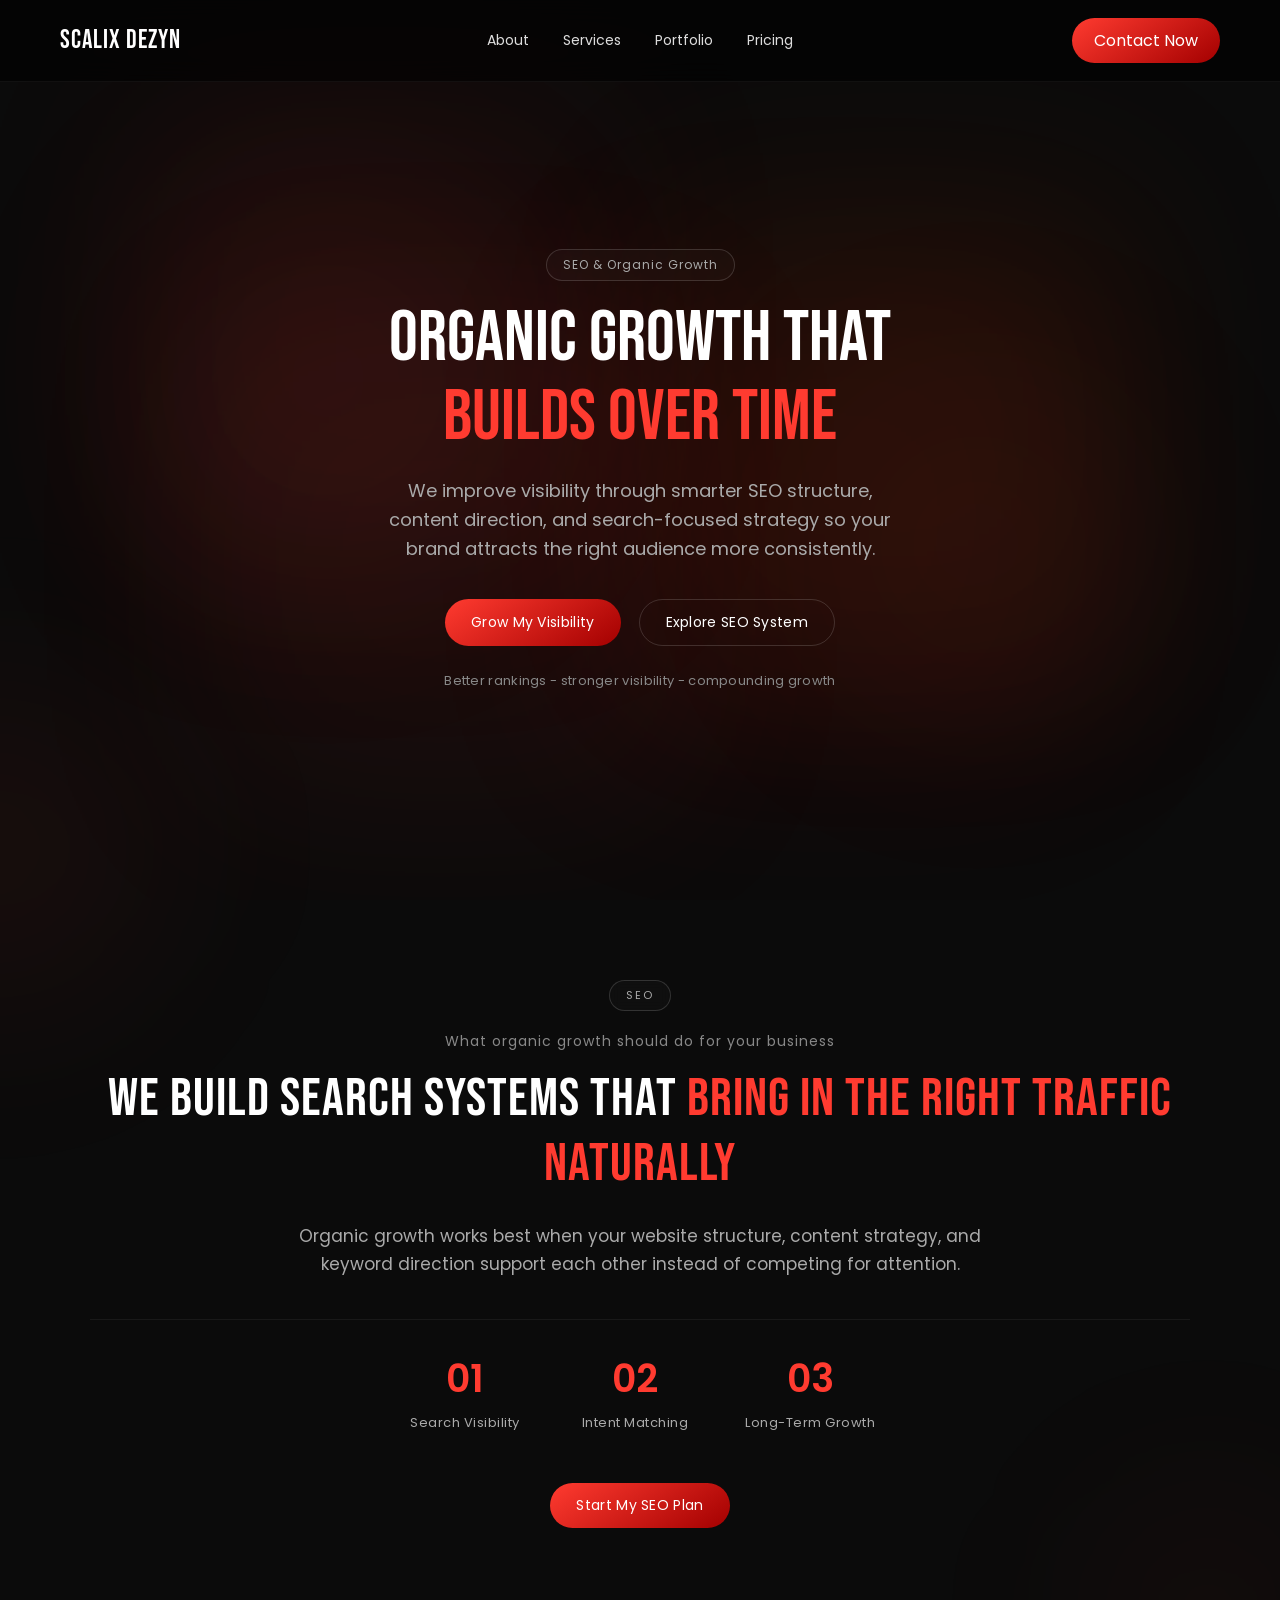
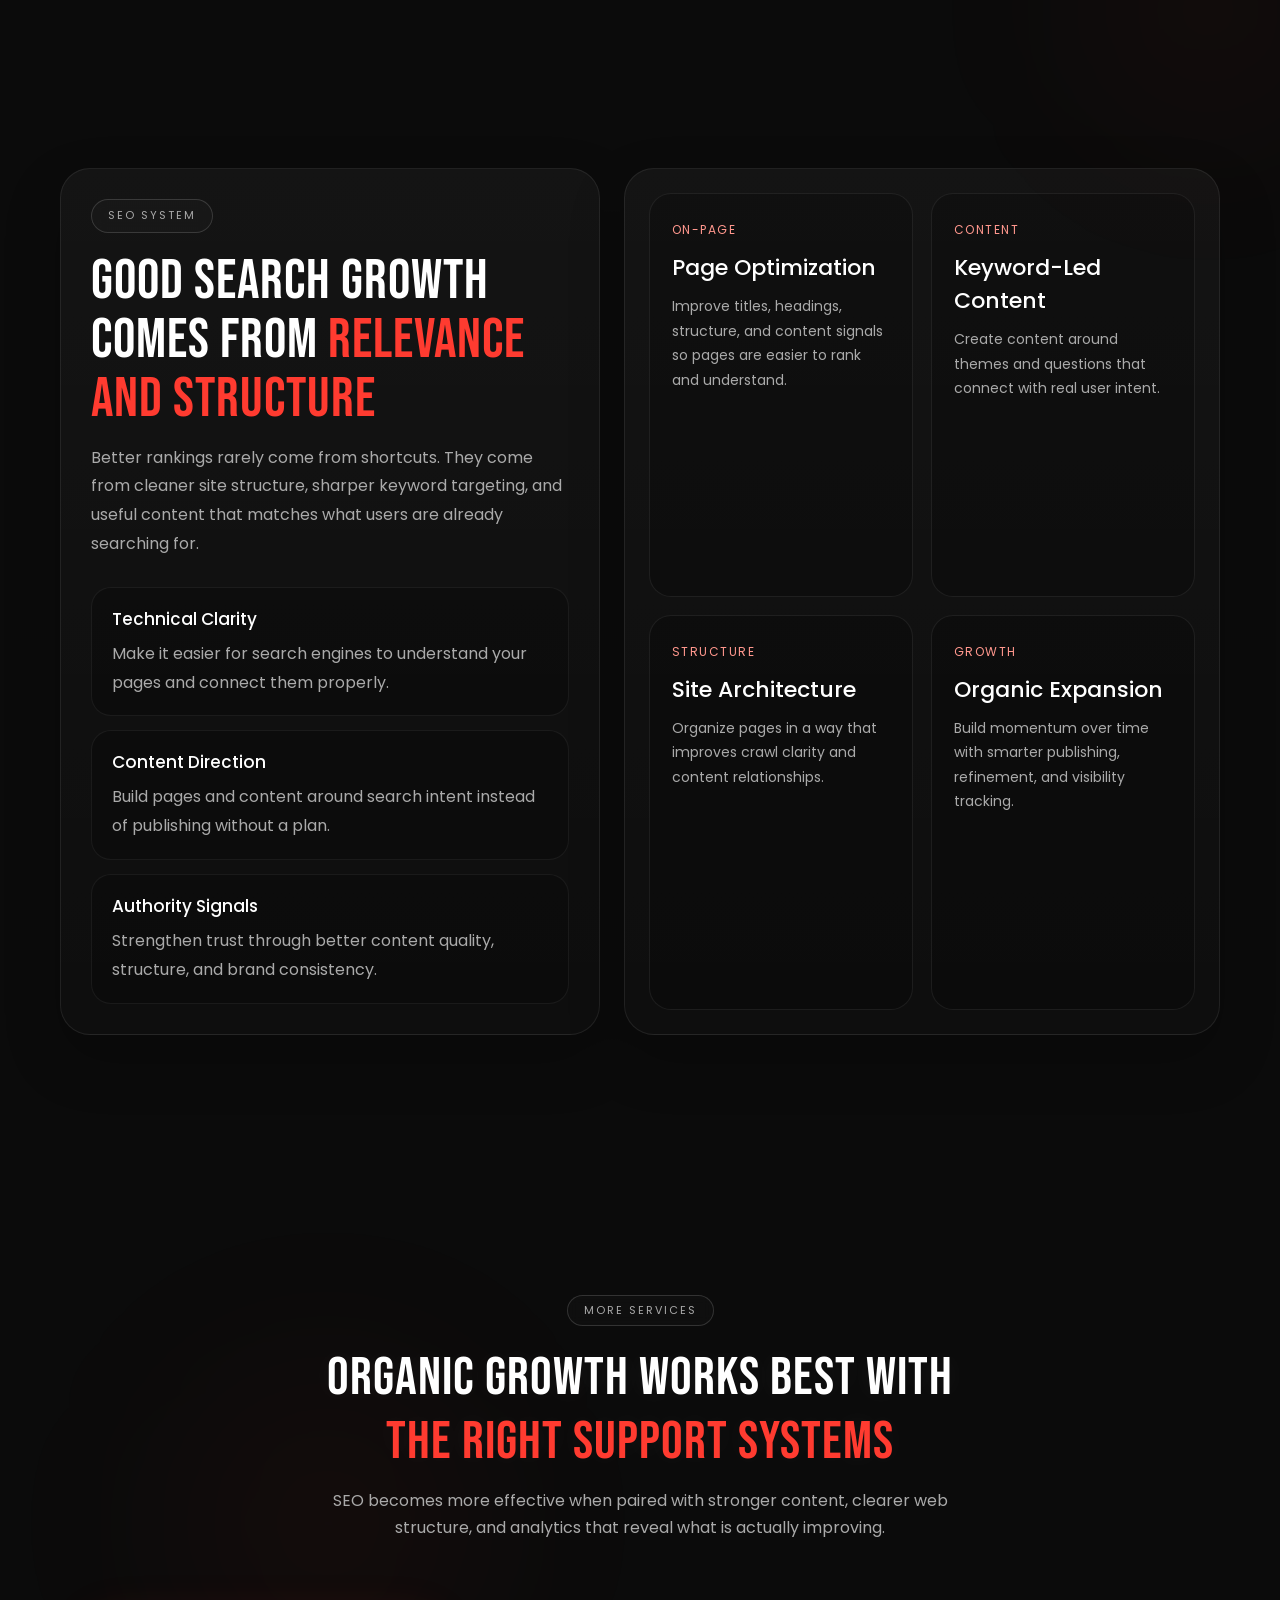
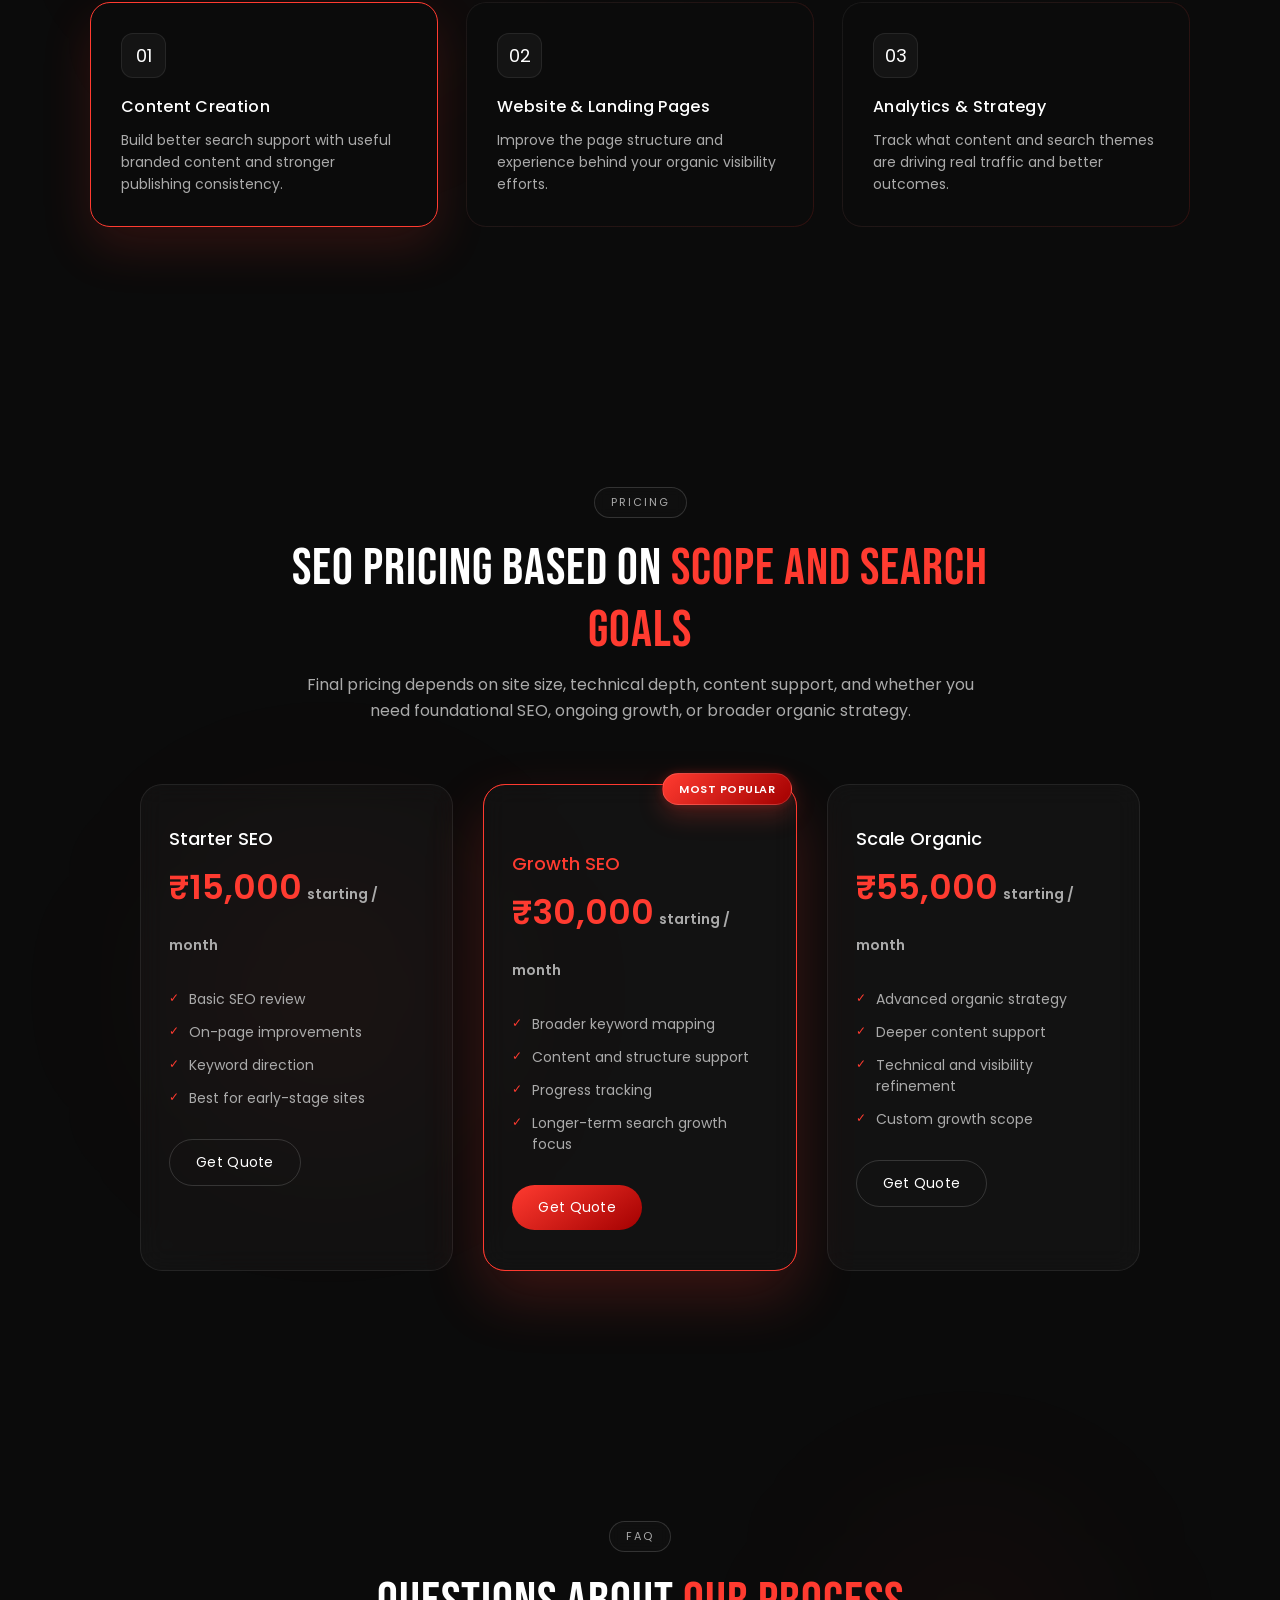
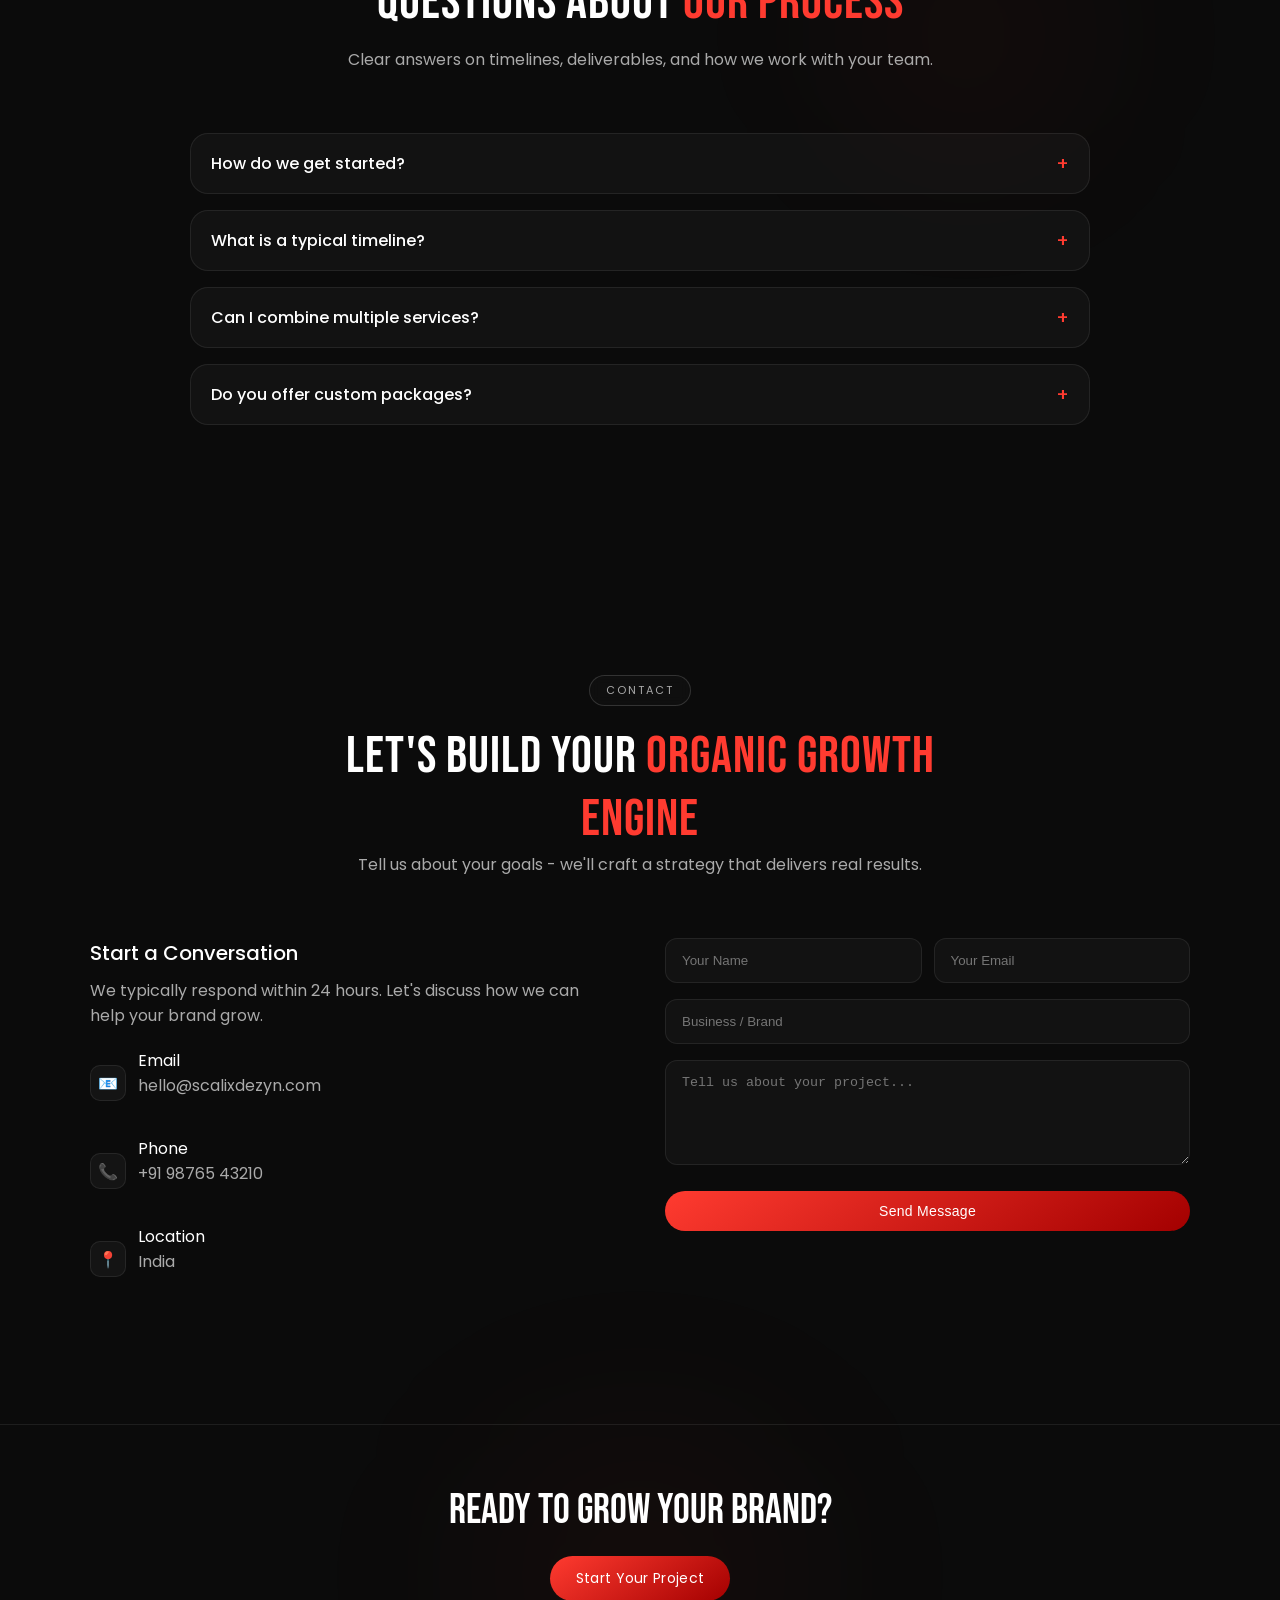
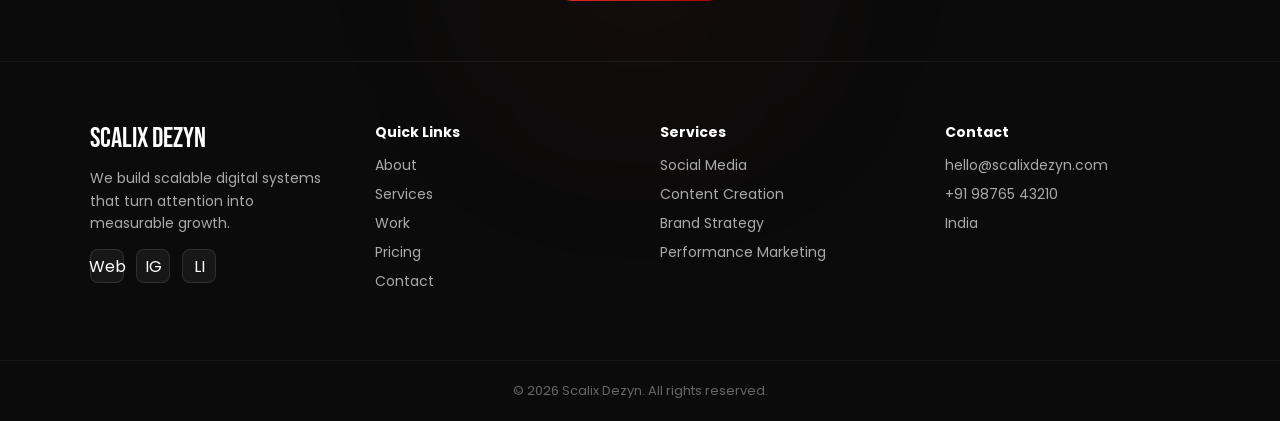
<file: seo_organic_growth.html>
﻿<!DOCTYPE html>
<html>
<head>
  <meta charset="utf-8">
  <meta name="viewport" content="width=device-width, initial-scale=1">
  <link rel="stylesheet" type="text/css" href="css/style.css">
  <link rel="stylesheet" type="text/css" href="css/navbar.css">
  <link rel="stylesheet" type="text/css" href="css/hero.css">
  <link rel="stylesheet" type="text/css" href="css/about.css">
  <link rel="stylesheet" type="text/css" href="css/services.css">
  <link rel="stylesheet" type="text/css" href="css/pricing.css">
  <link rel="stylesheet" type="text/css" href="css/contact.css">
  <link rel="stylesheet" type="text/css" href="css/footer.css">
  <link rel="stylesheet" type="text/css" href="css/common.css">
  <link rel="stylesheet" type="text/css" href="css/seo_organic_page.css">
  <link href="https://fonts.googleapis.com/css2?family=Bebas+Neue&family=Poppins:wght@300;500&display=swap" rel="stylesheet">
  <title>SEO & Organic Growth</title>
</head>
<body>
  <div class="bg-glow"><span></span><span></span><span></span><span></span></div>
  <header class="navbar"><div class="logo"><a href="index.html#home" class="logo">Scalix Dezyn</a></div><nav class="nav-center"><a href="index.html#about">About</a><a href="index.html#services">Services</a><a href="index.html#portfolio">Portfolio</a><a href="#pricing">Pricing</a></nav><div class="nav-right"><a href="#contact" class="nav-btn">Contact Now</a><div class="menu-toggle"><span></span><span></span><span></span></div></div></header>
  <section id="hero" class="hero"><div class="hero-content"><p class="hero-label">SEO & Organic Growth</p><h1 class="reveal">Organic growth that <br><span class="highlight">builds over time</span></h1><p class="hero-subtext reveal delay-1">We improve visibility through smarter SEO structure, content direction, and search-focused strategy so your brand attracts the right audience more consistently.</p><div class="hero-buttons reveal delay-2"><a href="#contact" class="btn primary">Grow My Visibility</a><a href="#seo-system" class="btn secondary">Explore SEO System</a></div><div class="hero-trust reveal delay-3">Better rankings - stronger visibility - compounding growth</div></div></section>
  <section class="about"><div class="about-container"><p class="about-label reveal">SEO</p><p class="about-tag reveal">What organic growth should do for your business</p><h2 class="about-quote reveal">We build search systems that <span class="highlight">bring in the right traffic naturally</span></h2><p class="about-subtext reveal delay-1">Organic growth works best when your website structure, content strategy, and keyword direction support each other instead of competing for attention.</p><div class="about-stats reveal delay-2"><div class="stat"><h3>01</h3><p>Search Visibility</p></div><div class="stat"><h3>02</h3><p>Intent Matching</p></div><div class="stat"><h3>03</h3><p>Long-Term Growth</p></div></div><a href="#contact" class="btn primary reveal delay-3">Start My SEO Plan</a></div></section>
  <section id="seo-system" class="seo-growth"><div class="seo-shell"><div class="seo-panel"><p class="about-label reveal">SEO SYSTEM</p><h2 class="reveal">Good search growth comes from <span class="highlight">relevance and structure</span></h2><p class="reveal delay-1">Better rankings rarely come from shortcuts. They come from cleaner site structure, sharper keyword targeting, and useful content that matches what users are already searching for.</p><div class="seo-points"><div class="seo-point reveal delay-1"><strong>Technical Clarity</strong><p>Make it easier for search engines to understand your pages and connect them properly.</p></div><div class="seo-point reveal delay-2"><strong>Content Direction</strong><p>Build pages and content around search intent instead of publishing without a plan.</p></div><div class="seo-point reveal delay-3"><strong>Authority Signals</strong><p>Strengthen trust through better content quality, structure, and brand consistency.</p></div></div></div><div class="seo-grid"><div class="seo-card reveal"><span>On-Page</span><h3>Page Optimization</h3><p>Improve titles, headings, structure, and content signals so pages are easier to rank and understand.</p></div><div class="seo-card reveal delay-1"><span>Content</span><h3>Keyword-Led Content</h3><p>Create content around themes and questions that connect with real user intent.</p></div><div class="seo-card reveal delay-2"><span>Structure</span><h3>Site Architecture</h3><p>Organize pages in a way that improves crawl clarity and content relationships.</p></div><div class="seo-card reveal delay-3"><span>Growth</span><h3>Organic Expansion</h3><p>Build momentum over time with smarter publishing, refinement, and visibility tracking.</p></div></div></div></section>
  <section class="services"><p class="services-label reveal">MORE SERVICES</p><div class="services-header reveal"><h2>Organic growth works best with <span class="highlight">the right support systems</span></h2><p class="services-subtext">SEO becomes more effective when paired with stronger content, clearer web structure, and analytics that reveal what is actually improving.</p></div><div class="services-container"><a href="content_creation.html" class="service-card reveal featured"><div class="service-icon">01</div><h3>Content Creation</h3><p>Build better search support with useful branded content and stronger publishing consistency.</p></a><a href="website_landing_pages.html" class="service-card reveal delay-1"><div class="service-icon">02</div><h3>Website & Landing Pages</h3><p>Improve the page structure and experience behind your organic visibility efforts.</p></a><a href="analytics_strategy.html" class="service-card reveal delay-2"><div class="service-icon">03</div><h3>Analytics & Strategy</h3><p>Track what content and search themes are driving real traffic and better outcomes.</p></a></div></section>
  <section id="pricing" class="pricing"><p class="pricing-label reveal">PRICING</p><div class="pricing-header reveal"><h2>SEO pricing based on <span class="highlight">scope and search goals</span></h2><p class="pricing-subtext">Final pricing depends on site size, technical depth, content support, and whether you need foundational SEO, ongoing growth, or broader organic strategy.</p></div><div class="pricing-container"><div class="pricing-card reveal"><h3>Starter SEO</h3><p class="price">₹15,000<span>starting / month</span></p><ul class="features"><li>Basic SEO review</li><li>On-page improvements</li><li>Keyword direction</li><li>Best for early-stage sites</li></ul><a href="quote_builder.html?service=seo-organic-growth&plan=starter-seo" class="btn secondary">Get Quote</a></div><div class="pricing-card highlight reveal delay-1"><span class="badge">Most Popular</span><h3>Growth SEO</h3><p class="price">₹30,000<span>starting / month</span></p><ul class="features"><li>Broader keyword mapping</li><li>Content and structure support</li><li>Progress tracking</li><li>Longer-term search growth focus</li></ul><a href="quote_builder.html?service=seo-organic-growth&plan=growth-seo" class="btn primary">Get Quote</a></div><div class="pricing-card reveal delay-2"><h3>Scale Organic</h3><p class="price">₹55,000<span>starting / month</span></p><ul class="features"><li>Advanced organic strategy</li><li>Deeper content support</li><li>Technical and visibility refinement</li><li>Custom growth scope</li></ul><a href="quote_builder.html?service=seo-organic-growth&plan=scale-seo" class="btn secondary">Get Quote</a></div></div></section>
  <section id="faq" class="faq">
  <p class="about-label reveal">FAQ</p>
  <div class="section-header reveal">
    <h2 class="section-title">Questions about <span class="highlight">our process</span></h2>
    <p class="section-subtext">Clear answers on timelines, deliverables, and how we work with your team.</p>
  </div>
  <div class="faq-grid">
    <details class="faq-item reveal">
      <summary>How do we get started?</summary>
      <p>Share your goals and context. We respond with a short scope outline and next steps.</p>
    </details>
    <details class="faq-item reveal delay-1">
      <summary>What is a typical timeline?</summary>
      <p>Most service engagements begin within 3 to 7 days and run in clear weekly or monthly cycles.</p>
    </details>
    <details class="faq-item reveal delay-2">
      <summary>Can I combine multiple services?</summary>
      <p>Yes. We can bundle related services and align deliverables into one coordinated plan.</p>
    </details>
    <details class="faq-item reveal delay-3">
      <summary>Do you offer custom packages?</summary>
      <p>Absolutely. We tailor scope and pricing based on goals, timelines, and team capacity.</p>
    </details>
  </div>
</section>
<section id="contact" class="contact"><p class="contact-label reveal">CONTACT</p><div class="contact-header reveal"><h2>Let's build your <span class="highlight">organic growth engine</span></h2><p class="contact-subtext">Tell us about your goals - we'll craft a strategy that delivers real results.</p></div><div class="contact-container"><div class="contact-info reveal"><h3>Start a Conversation</h3><p>We typically respond within 24 hours. Let's discuss how we can help your brand grow.</p><div class="contact-details"><div class="contact-item"><div class="contact-icon">&#128231;</div><div><span>Email</span><p>hello@scalixdezyn.com</p></div></div><div class="contact-item"><div class="contact-icon">&#128222;</div><div><span>Phone</span><p>+91 98765 43210</p></div></div><div class="contact-item"><div class="contact-icon">&#128205;</div><div><span>Location</span><p>India</p></div></div></div></div><form class="contact-form reveal delay-1"><div class="input-row"><input type="text" placeholder="Your Name" required><input type="email" placeholder="Your Email" required></div><input type="text" placeholder="Business / Brand"><textarea placeholder="Tell us about your project..." rows="5"></textarea><button type="submit" class="btn primary">Send Message</button></form></div></section>
  <footer class="footer"><div class="footer-cta"><h2>Ready to grow your brand?</h2><a href="#contact" class="btn primary">Start Your Project</a></div><div class="footer-container"><div class="footer-brand"><h3>Scalix Dezyn</h3><p>We build scalable digital systems that turn attention into measurable growth.</p><div class="footer-social"><a href="#">Web</a><a href="#">IG</a><a href="#">LI</a></div></div><div class="footer-links"><h4>Quick Links</h4><a href="index.html#about">About</a><a href="index.html#services">Services</a><a href="index.html#portfolio">Work</a><a href="index.html#pricing">Pricing</a><a href="#contact">Contact</a></div><div class="footer-services"><h4>Services</h4><p>Social Media</p><p>Content Creation</p><p>Brand Strategy</p><p>Performance Marketing</p></div><div class="footer-contact"><h4>Contact</h4><p>hello@scalixdezyn.com</p><p>+91 98765 43210</p><p>India</p></div></div><div class="footer-bottom"><p>&copy; 2026 Scalix Dezyn. All rights reserved.</p></div></footer>
  <script defer src="script.js"></script>
</body>
</html>
</file>
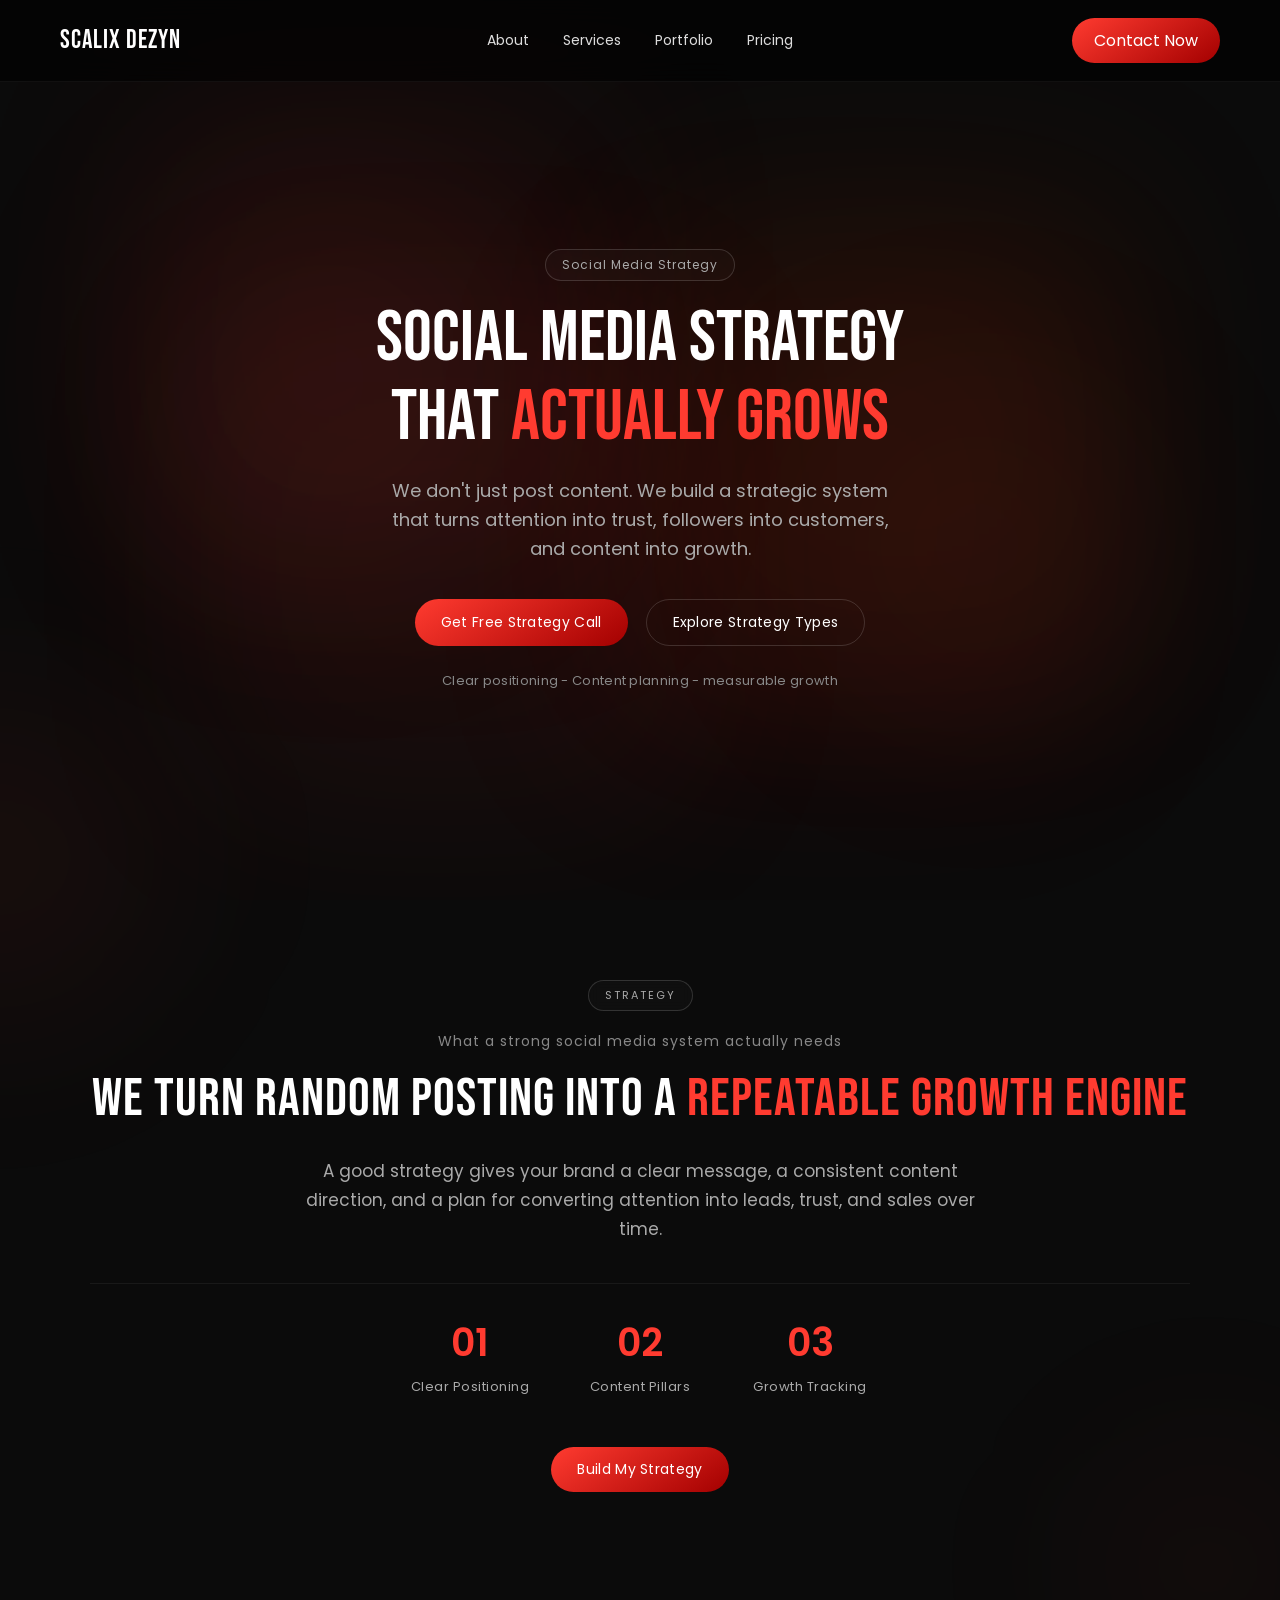
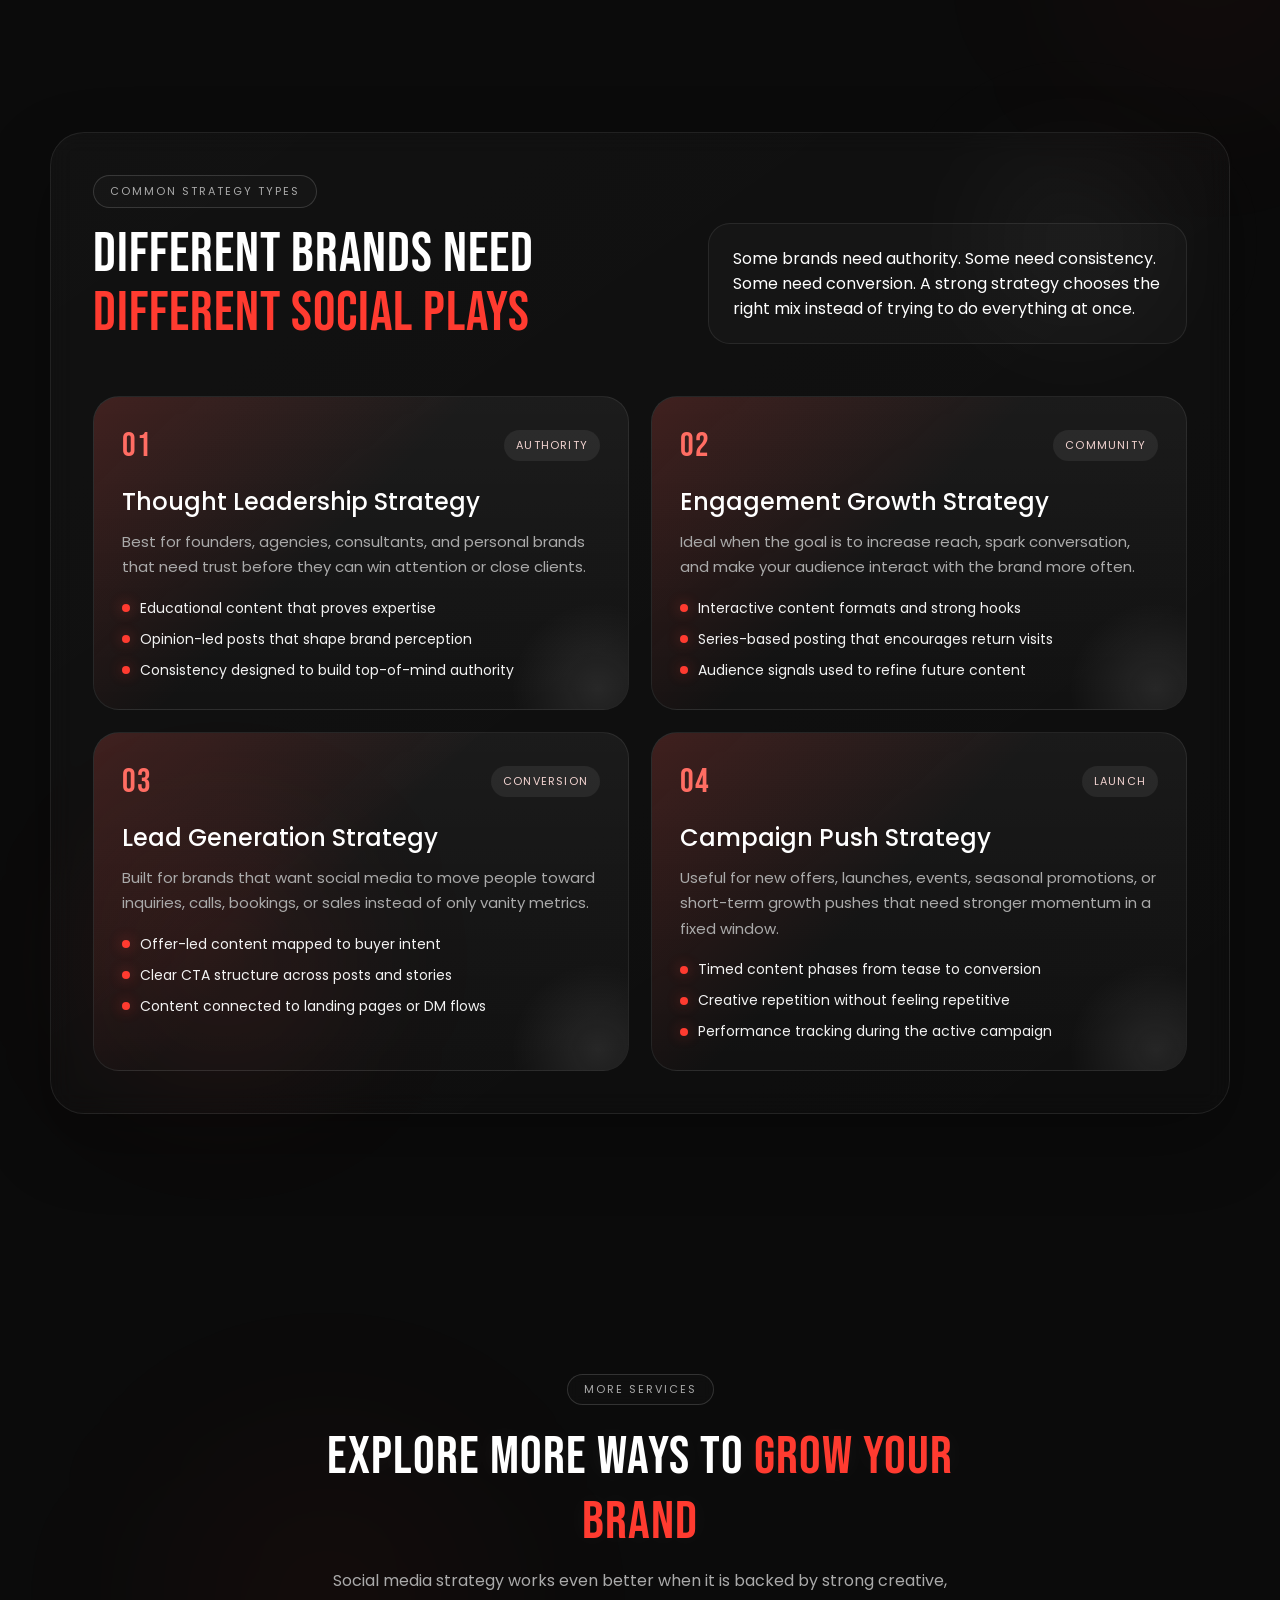
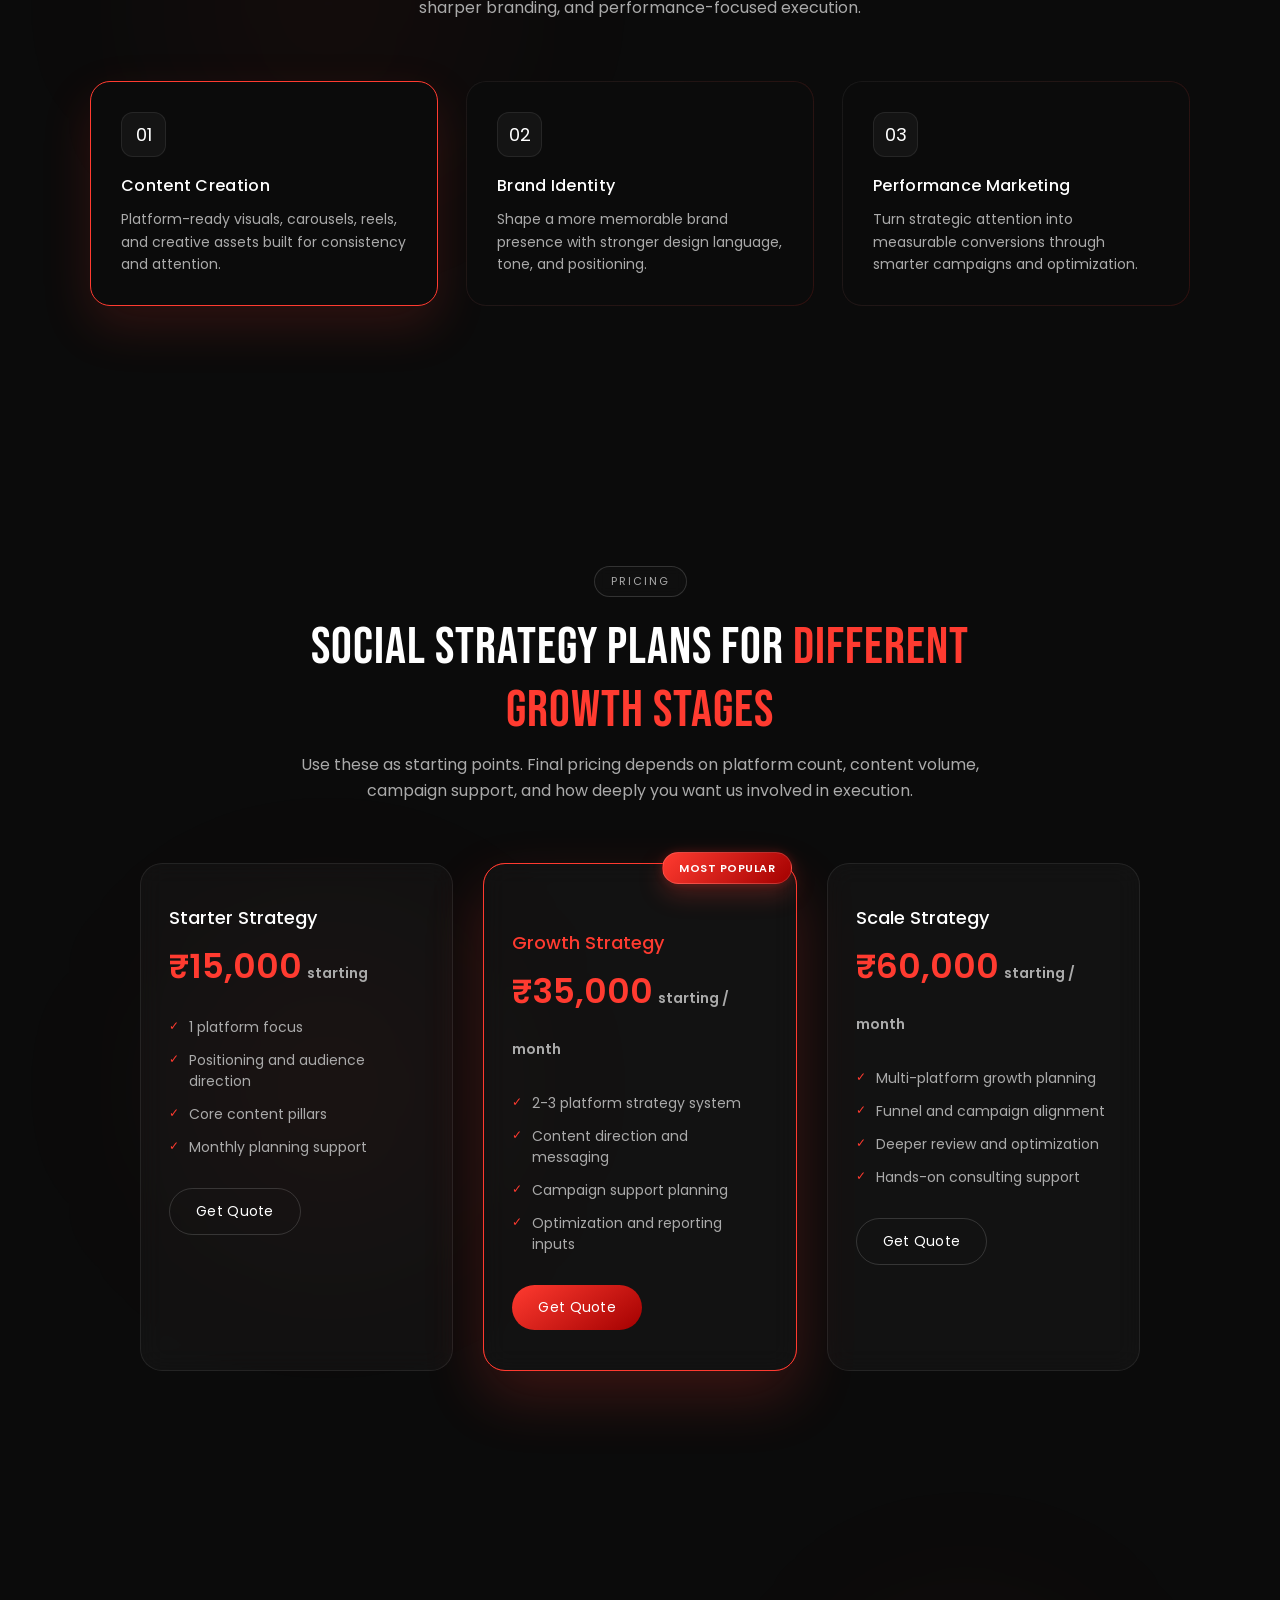
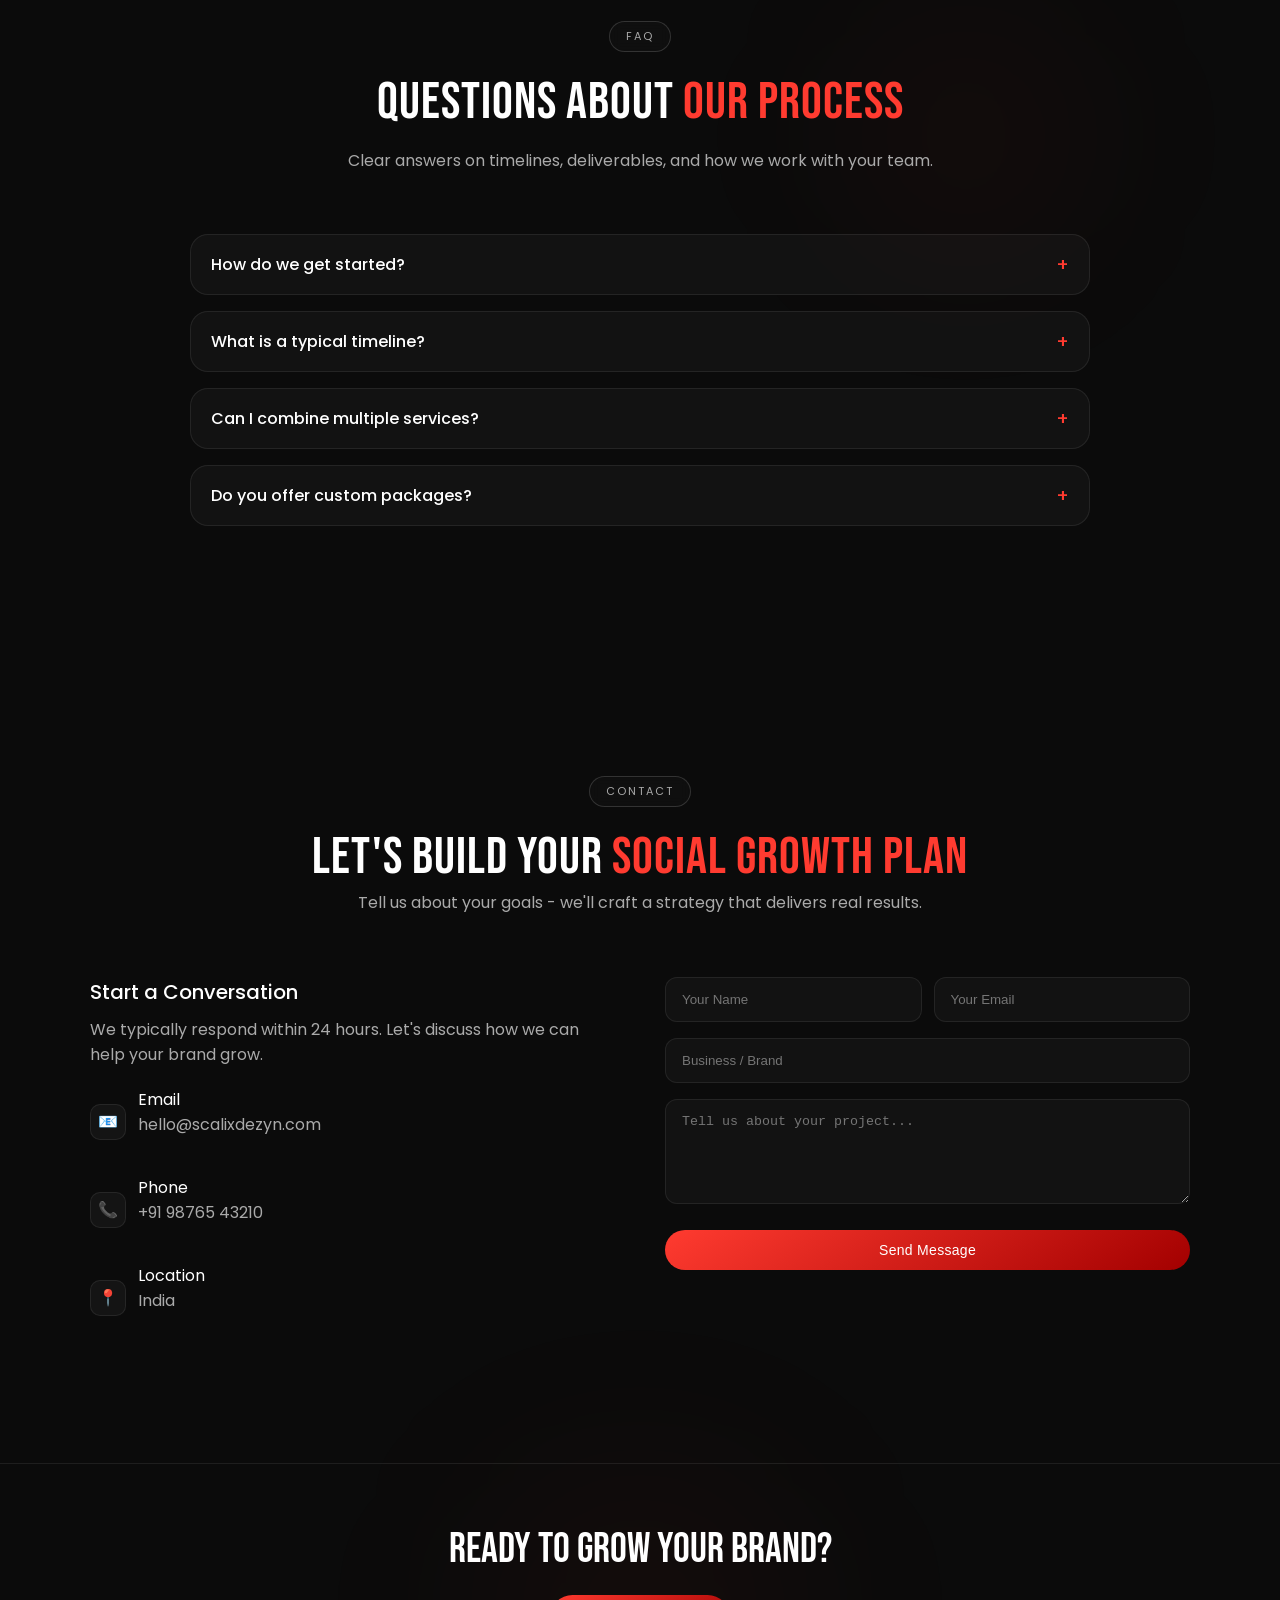
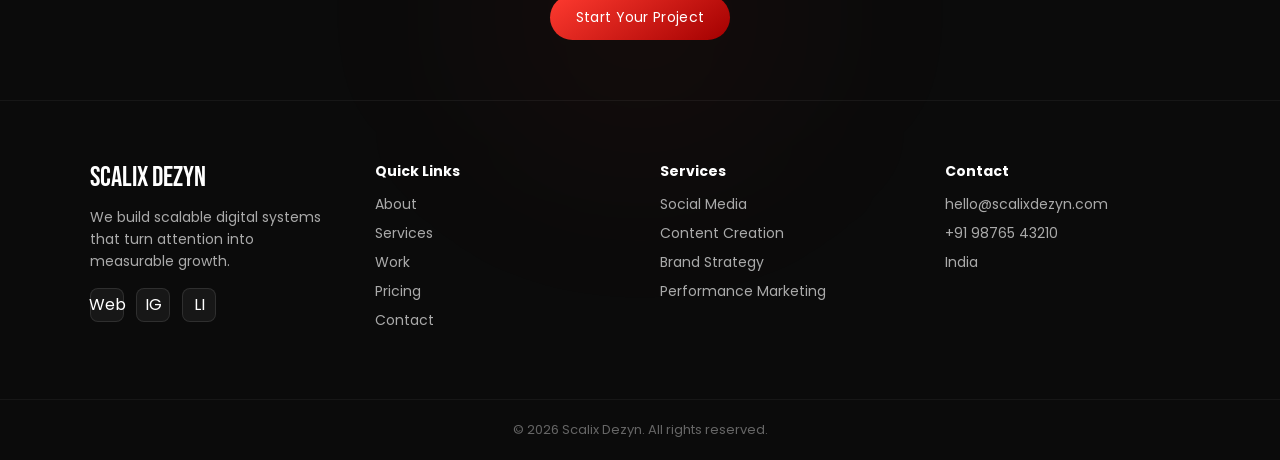
<file: sm_strategy.html>
﻿<!DOCTYPE html>
<html>
<head>
  <meta charset="utf-8">
  <meta name="viewport" content="width=device-width, initial-scale=1">
  <link rel="stylesheet" type="text/css" href="css/style.css">
  <link rel="stylesheet" type="text/css" href="css/navbar.css">
  <link rel="stylesheet" type="text/css" href="css/hero.css">
  <link rel="stylesheet" type="text/css" href="css/about.css">
  <link rel="stylesheet" type="text/css" href="css/services.css">
  <link rel="stylesheet" type="text/css" href="css/pricing.css">
  <link rel="stylesheet" type="text/css" href="css/contact.css">
  <link rel="stylesheet" type="text/css" href="css/footer.css">
  <link rel="stylesheet" type="text/css" href="css/common.css">
  <link rel="stylesheet" type="text/css" href="css/sm_strategy_page.css">
  <link href="https://fonts.googleapis.com/css2?family=Bebas+Neue&family=Poppins:wght@300;500&display=swap" rel="stylesheet">
  <title>Social Media Strategy</title>
</head>
<body>

  <div class="bg-glow">
    <span></span>
    <span></span>
    <span></span>
    <span></span>
  </div>

  <header class="navbar">
    <div class="logo"><a href="index.html#home" class="logo">Scalix Dezyn</a></div>

    <nav class="nav-center">
      <a href="index.html#about">About</a>
      <a href="index.html#services">Services</a>
      <a href="index.html#portfolio">Portfolio</a>
      <a href="#pricing">Pricing</a>
    </nav>

    <div class="nav-right">
      <a href="index.html#contact" class="nav-btn">Contact Now</a>
      <div class="menu-toggle">
        <span></span>
        <span></span>
        <span></span>
      </div>
    </div>
  </header>

  <section id="hero" class="hero">
    <div class="hero-content">
      <p class="hero-label">Social Media Strategy</p>

      <h1 class="reveal">
        Social media strategy <br>
        that <span class="highlight">actually grows</span>
      </h1>

      <p class="hero-subtext reveal delay-1">
        We don't just post content. We build a strategic system that turns
        attention into trust, followers into customers, and content into growth.
      </p>

      <div class="hero-buttons reveal delay-2">
        <a href="#contact" class="btn primary">Get Free Strategy Call</a>
        <a href="#strategy-types" class="btn secondary">Explore Strategy Types</a>
      </div>

      <div class="hero-trust reveal delay-3">
        Clear positioning - Content planning - measurable growth
      </div>
    </div>
  </section>

  <section class="about">
    <div class="about-container">
      <p class="about-label reveal">STRATEGY</p>
      <p class="about-tag reveal">What a strong social media system actually needs</p>

      <h2 class="about-quote reveal">
        We turn random posting into a <span class="highlight">repeatable growth engine</span>
      </h2>

      <p class="about-subtext reveal delay-1">
        A good strategy gives your brand a clear message, a consistent content direction,
        and a plan for converting attention into leads, trust, and sales over time.
      </p>

      <div class="about-stats reveal delay-2">
        <div class="stat">
          <h3>01</h3>
          <p>Clear Positioning</p>
        </div>

        <div class="stat">
          <h3>02</h3>
          <p>Content Pillars</p>
        </div>

        <div class="stat">
          <h3>03</h3>
          <p>Growth Tracking</p>
        </div>
      </div>

      <a href="#contact" class="btn primary reveal delay-3">
        Build My Strategy
      </a>
    </div>
  </section>

  <section id="strategy-types" class="strategy-showcase">
    <div class="strategy-shell">
      <div class="strategy-shell-header">
        <div>
          <p class="strategy-shell-label reveal">Common Strategy Types</p>
          <h2 class="reveal">
            Different brands need <span class="highlight">different social plays</span>
          </h2>
        </div>

        <div class="strategy-note reveal delay-1">
          Some brands need authority. Some need consistency. Some need conversion.
          A strong strategy chooses the right mix instead of trying to do everything at once.
        </div>
      </div>

      <div class="strategy-grid">
        <article class="strategy-card reveal">
          <div class="strategy-card-top">
            <span class="strategy-number">01</span>
            <span class="strategy-badge">Authority</span>
          </div>
          <h3>Thought Leadership Strategy</h3>
          <p>
            Best for founders, agencies, consultants, and personal brands that need trust
            before they can win attention or close clients.
          </p>
          <div class="strategy-points">
            <span>Educational content that proves expertise</span>
            <span>Opinion-led posts that shape brand perception</span>
            <span>Consistency designed to build top-of-mind authority</span>
          </div>
        </article>

        <article class="strategy-card reveal delay-1">
          <div class="strategy-card-top">
            <span class="strategy-number">02</span>
            <span class="strategy-badge">Community</span>
          </div>
          <h3>Engagement Growth Strategy</h3>
          <p>
            Ideal when the goal is to increase reach, spark conversation, and make your
            audience interact with the brand more often.
          </p>
          <div class="strategy-points">
            <span>Interactive content formats and strong hooks</span>
            <span>Series-based posting that encourages return visits</span>
            <span>Audience signals used to refine future content</span>
          </div>
        </article>

        <article class="strategy-card reveal delay-2">
          <div class="strategy-card-top">
            <span class="strategy-number">03</span>
            <span class="strategy-badge">Conversion</span>
          </div>
          <h3>Lead Generation Strategy</h3>
          <p>
            Built for brands that want social media to move people toward inquiries, calls,
            bookings, or sales instead of only vanity metrics.
          </p>
          <div class="strategy-points">
            <span>Offer-led content mapped to buyer intent</span>
            <span>Clear CTA structure across posts and stories</span>
            <span>Content connected to landing pages or DM flows</span>
          </div>
        </article>

        <article class="strategy-card reveal delay-3">
          <div class="strategy-card-top">
            <span class="strategy-number">04</span>
            <span class="strategy-badge">Launch</span>
          </div>
          <h3>Campaign Push Strategy</h3>
          <p>
            Useful for new offers, launches, events, seasonal promotions, or short-term
            growth pushes that need stronger momentum in a fixed window.
          </p>
          <div class="strategy-points">
            <span>Timed content phases from tease to conversion</span>
            <span>Creative repetition without feeling repetitive</span>
            <span>Performance tracking during the active campaign</span>
          </div>
        </article>
      </div>
    </div>
  </section>

  <section class="services">
    <p class="services-label reveal">MORE SERVICES</p>

    <div class="services-header reveal">
      <h2>
        Explore more ways to <span class="highlight">grow your brand</span>
      </h2>
      <p class="services-subtext">
        Social media strategy works even better when it is backed by strong creative,
        sharper branding, and performance-focused execution.
      </p>
    </div>

    <div class="services-container">
      <a href="content_creation.html" class="service-card reveal featured">
        <div class="service-icon">01</div>
        <h3>Content Creation</h3>
        <p>Platform-ready visuals, carousels, reels, and creative assets built for consistency and attention.</p>
      </a>

      <a href="brand_identity.html" class="service-card reveal delay-1">
        <div class="service-icon">02</div>
        <h3>Brand Identity</h3>
        <p>Shape a more memorable brand presence with stronger design language, tone, and positioning.</p>
      </a>

      <a href="performance_marketing.html" class="service-card reveal delay-2">
        <div class="service-icon">03</div>
        <h3>Performance Marketing</h3>
        <p>Turn strategic attention into measurable conversions through smarter campaigns and optimization.</p>
      </a>
    </div>
  </section>

  <section id="pricing" class="pricing">
    <p class="pricing-label reveal">PRICING</p>

    <div class="pricing-header reveal">
      <h2>
        Social strategy plans for <span class="highlight">different growth stages</span>
      </h2>
      <p class="pricing-subtext">
        Use these as starting points. Final pricing depends on platform count, content volume,
        campaign support, and how deeply you want us involved in execution.
      </p>
    </div>

    <div class="pricing-container">
      <div class="pricing-card reveal">
        <h3>Starter Strategy</h3>
        <p class="price">₹15,000<span>starting</span></p>

        <ul class="features">
          <li>1 platform focus</li>
          <li>Positioning and audience direction</li>
          <li>Core content pillars</li>
          <li>Monthly planning support</li>
        </ul>

        <a href="quote_builder.html?service=social-media-strategy&plan=starter-strategy" class="btn secondary">Get Quote</a>
      </div>

      <div class="pricing-card highlight reveal delay-1">
        <span class="badge">Most Popular</span>

        <h3>Growth Strategy</h3>
        <p class="price">₹35,000<span>starting / month</span></p>

        <ul class="features">
          <li>2-3 platform strategy system</li>
          <li>Content direction and messaging</li>
          <li>Campaign support planning</li>
          <li>Optimization and reporting inputs</li>
        </ul>

        <a href="quote_builder.html?service=social-media-strategy&plan=growth-strategy" class="btn primary">Get Quote</a>
      </div>

      <div class="pricing-card reveal delay-2">
        <h3>Scale Strategy</h3>
        <p class="price">₹60,000<span>starting / month</span></p>

        <ul class="features">
          <li>Multi-platform growth planning</li>
          <li>Funnel and campaign alignment</li>
          <li>Deeper review and optimization</li>
          <li>Hands-on consulting support</li>
        </ul>

        <a href="quote_builder.html?service=social-media-strategy&plan=scale-strategy" class="btn secondary">Get Quote</a>
      </div>
    </div>
  </section>

  <section id="faq" class="faq">
  <p class="about-label reveal">FAQ</p>
  <div class="section-header reveal">
    <h2 class="section-title">Questions about <span class="highlight">our process</span></h2>
    <p class="section-subtext">Clear answers on timelines, deliverables, and how we work with your team.</p>
  </div>
  <div class="faq-grid">
    <details class="faq-item reveal">
      <summary>How do we get started?</summary>
      <p>Share your goals and context. We respond with a short scope outline and next steps.</p>
    </details>
    <details class="faq-item reveal delay-1">
      <summary>What is a typical timeline?</summary>
      <p>Most service engagements begin within 3 to 7 days and run in clear weekly or monthly cycles.</p>
    </details>
    <details class="faq-item reveal delay-2">
      <summary>Can I combine multiple services?</summary>
      <p>Yes. We can bundle related services and align deliverables into one coordinated plan.</p>
    </details>
    <details class="faq-item reveal delay-3">
      <summary>Do you offer custom packages?</summary>
      <p>Absolutely. We tailor scope and pricing based on goals, timelines, and team capacity.</p>
    </details>
  </div>
</section>
<section id="contact" class="contact">
    <p class="contact-label reveal">CONTACT</p>

    <div class="contact-header reveal">
      <h2>
        Let's build your <span class="highlight">social growth plan</span>
      </h2>
      <p class="contact-subtext">
        Tell us about your goals - we'll craft a strategy that delivers real results.
      </p>
    </div>

    <div class="contact-container">
      <div class="contact-info reveal">
        <h3>Start a Conversation</h3>

        <p>
          We typically respond within 24 hours. Let's discuss how we can help your brand grow.
        </p>

        <div class="contact-details">
          <div class="contact-item">
            <div class="contact-icon">&#128231;</div>
            <div>
              <span>Email</span>
              <p>hello@scalixdezyn.com</p>
            </div>
          </div>

          <div class="contact-item">
            <div class="contact-icon">&#128222;</div>
            <div>
              <span>Phone</span>
              <p>+91 98765 43210</p>
            </div>
          </div>

          <div class="contact-item">
            <div class="contact-icon">&#128205;</div>
            <div>
              <span>Location</span>
              <p>India</p>
            </div>
          </div>
        </div>
      </div>

      <form class="contact-form reveal delay-1">
        <div class="input-row">
          <input type="text" placeholder="Your Name" required>
          <input type="email" placeholder="Your Email" required>
        </div>

        <input type="text" placeholder="Business / Brand">
        <textarea placeholder="Tell us about your project..." rows="5"></textarea>

        <button type="submit" class="btn primary">
          Send Message
        </button>
      </form>
    </div>
  </section>

  <footer class="footer">
    <div class="footer-cta">
      <h2>Ready to grow your brand?</h2>
      <a href="#contact" class="btn primary">Start Your Project</a>
    </div>

    <div class="footer-container">
      <div class="footer-brand">
        <h3>Scalix Dezyn</h3>
        <p>
          We build scalable digital systems that turn attention into measurable growth.
        </p>

        <div class="footer-social">
          <a href="#">Web</a>
          <a href="#">IG</a>
          <a href="#">LI</a>
        </div>
      </div>

      <div class="footer-links">
        <h4>Quick Links</h4>
        <a href="index.html#about">About</a>
        <a href="index.html#services">Services</a>
        <a href="index.html#portfolio">Work</a>
        <a href="index.html#pricing">Pricing</a>
        <a href="index.html#contact">Contact</a>
      </div>

      <div class="footer-services">
        <h4>Services</h4>
        <p>Social Media</p>
        <p>Content Creation</p>
        <p>Brand Strategy</p>
        <p>Performance Marketing</p>
      </div>

      <div class="footer-contact">
        <h4>Contact</h4>
        <p>hello@scalixdezyn.com</p>
        <p>+91 98765 43210</p>
        <p>India</p>
      </div>
    </div>

    <div class="footer-bottom">
      <p>&copy; 2026 Scalix Dezyn. All rights reserved.</p>
    </div>
  </footer>

  <script defer src="script.js"></script>
</body>
</html>
</file>
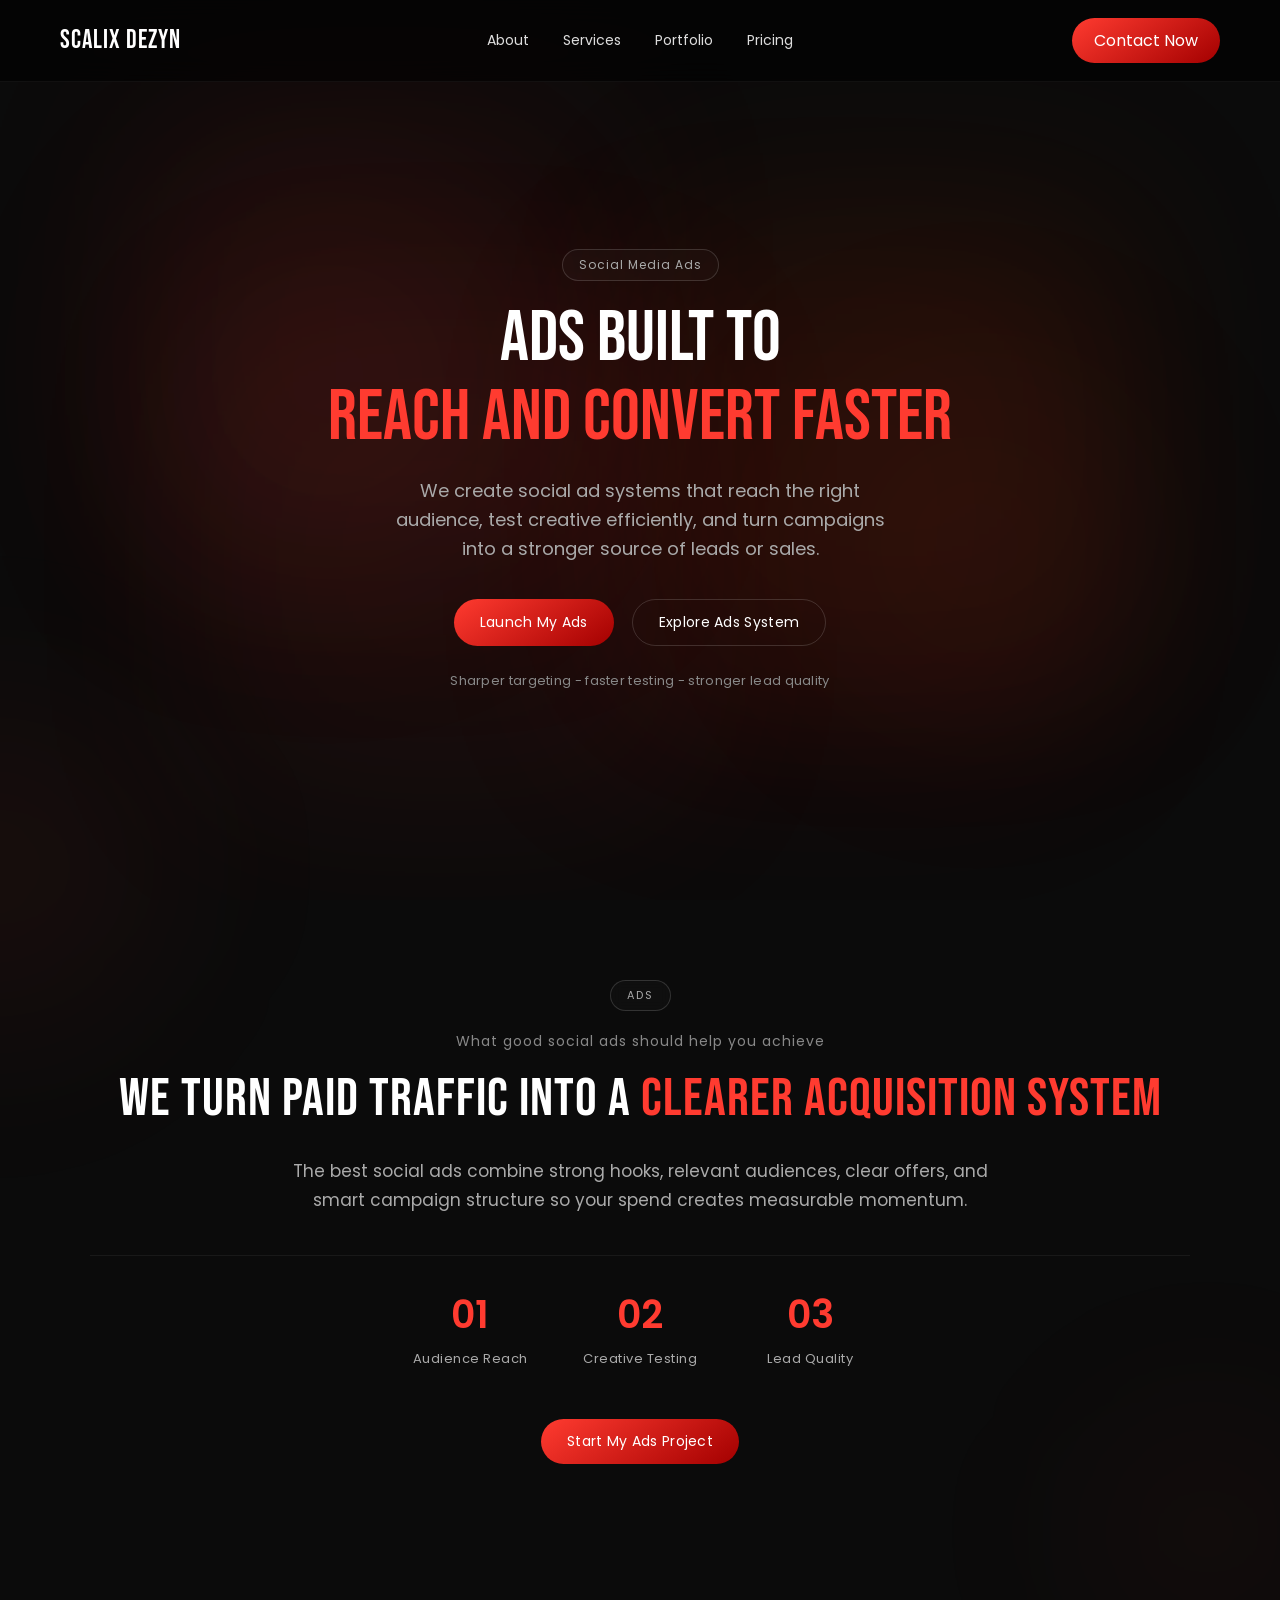
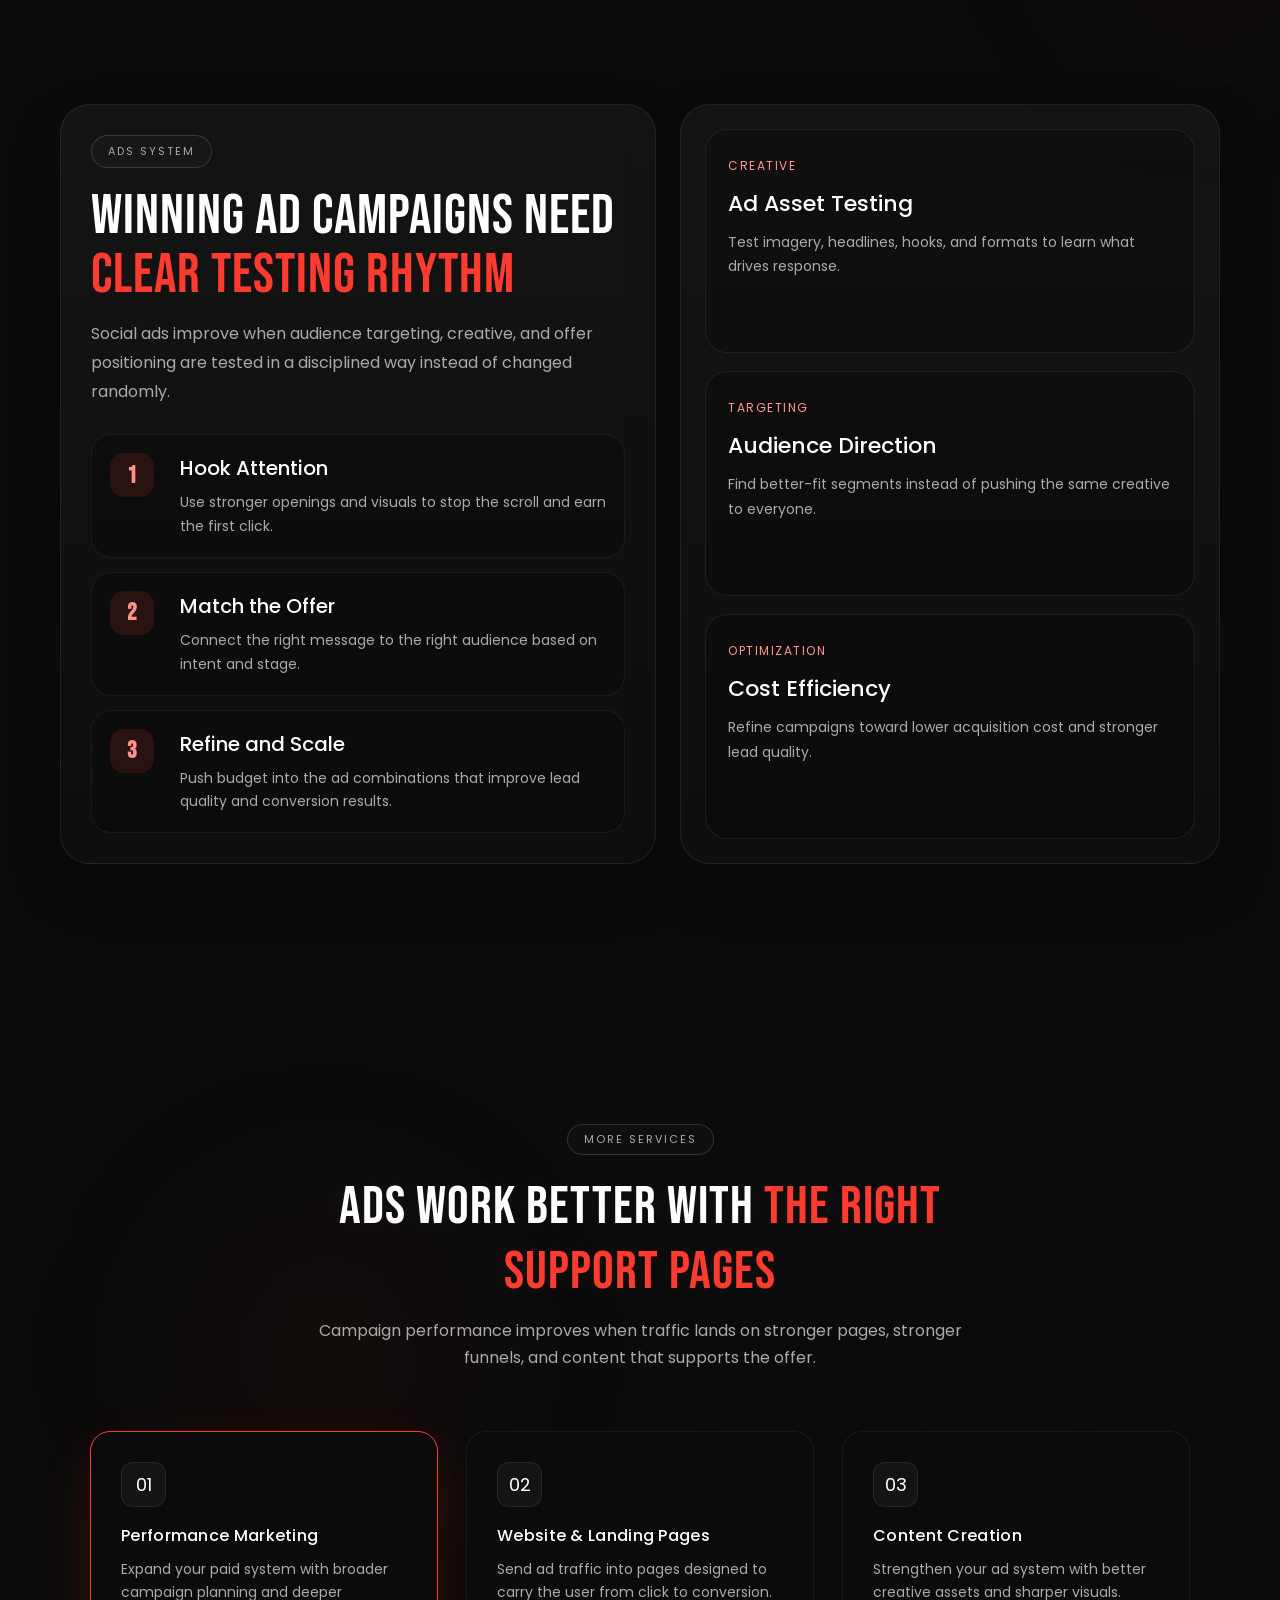
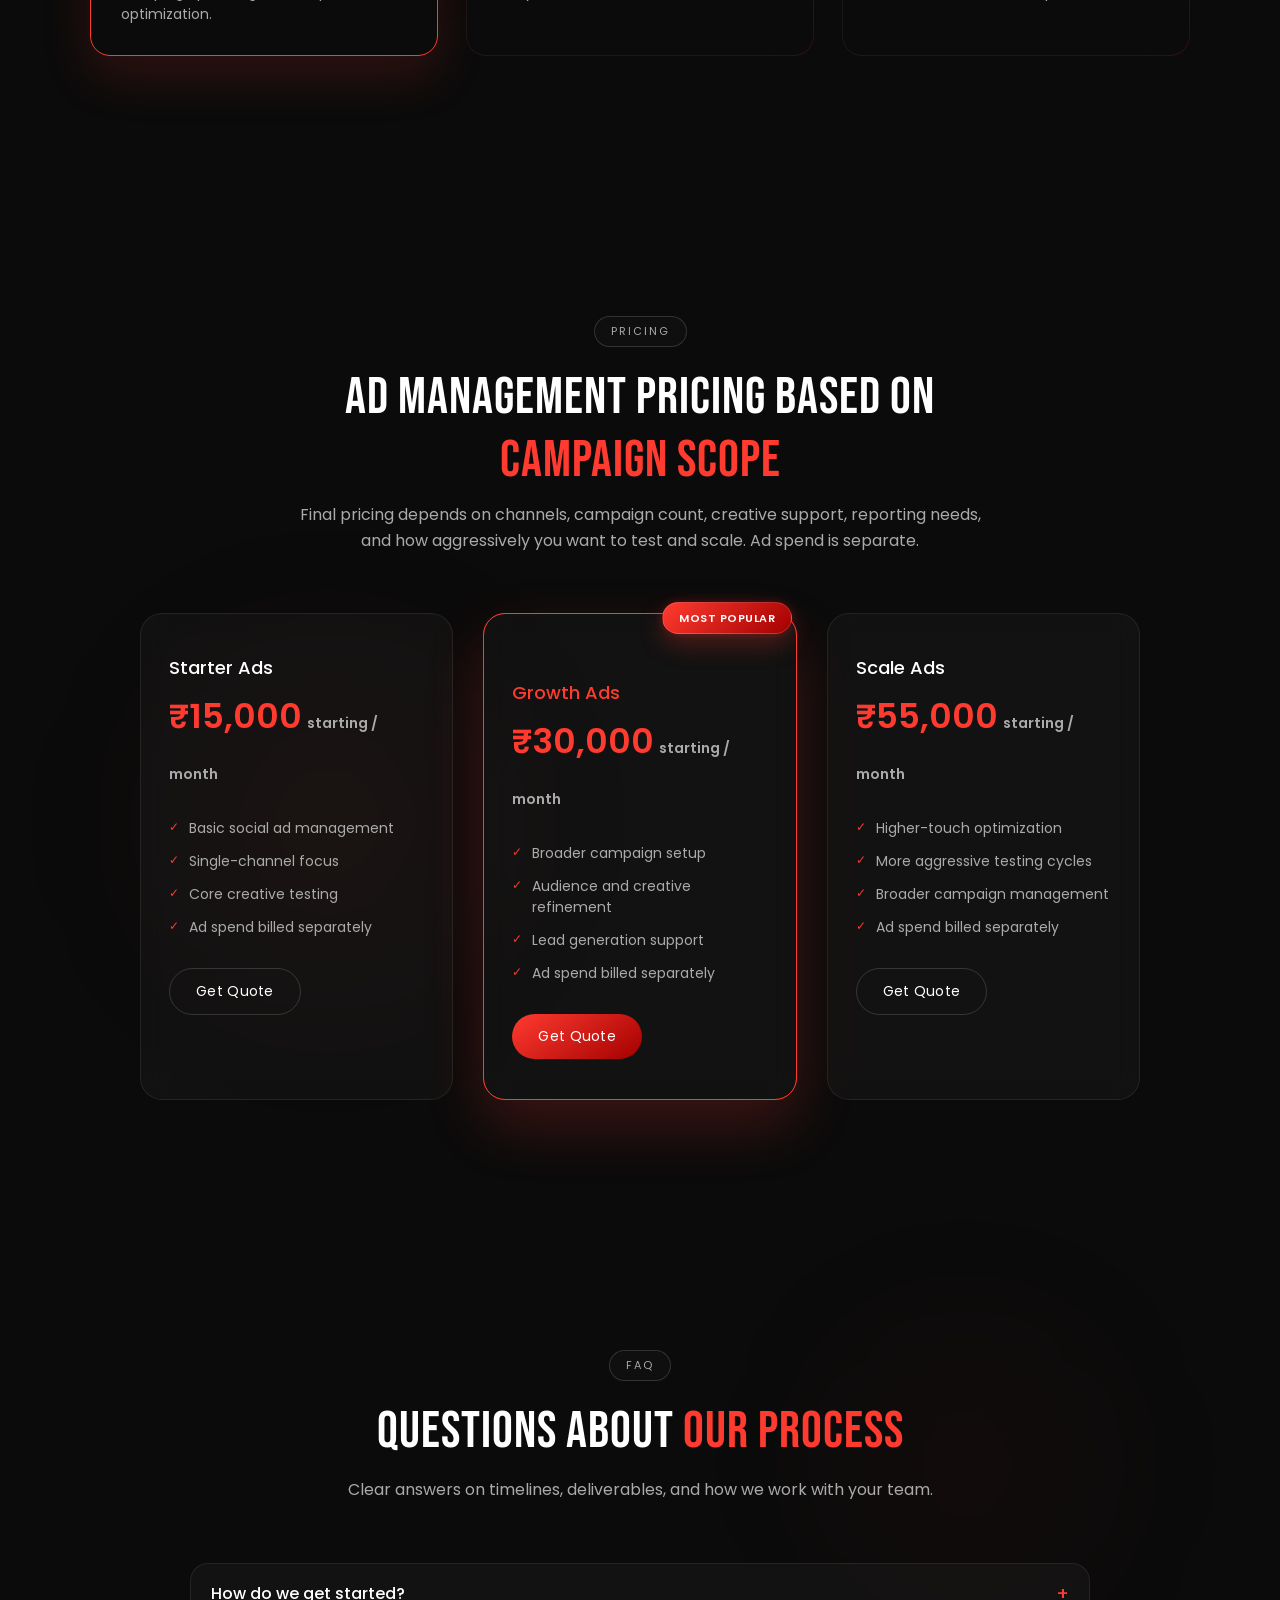
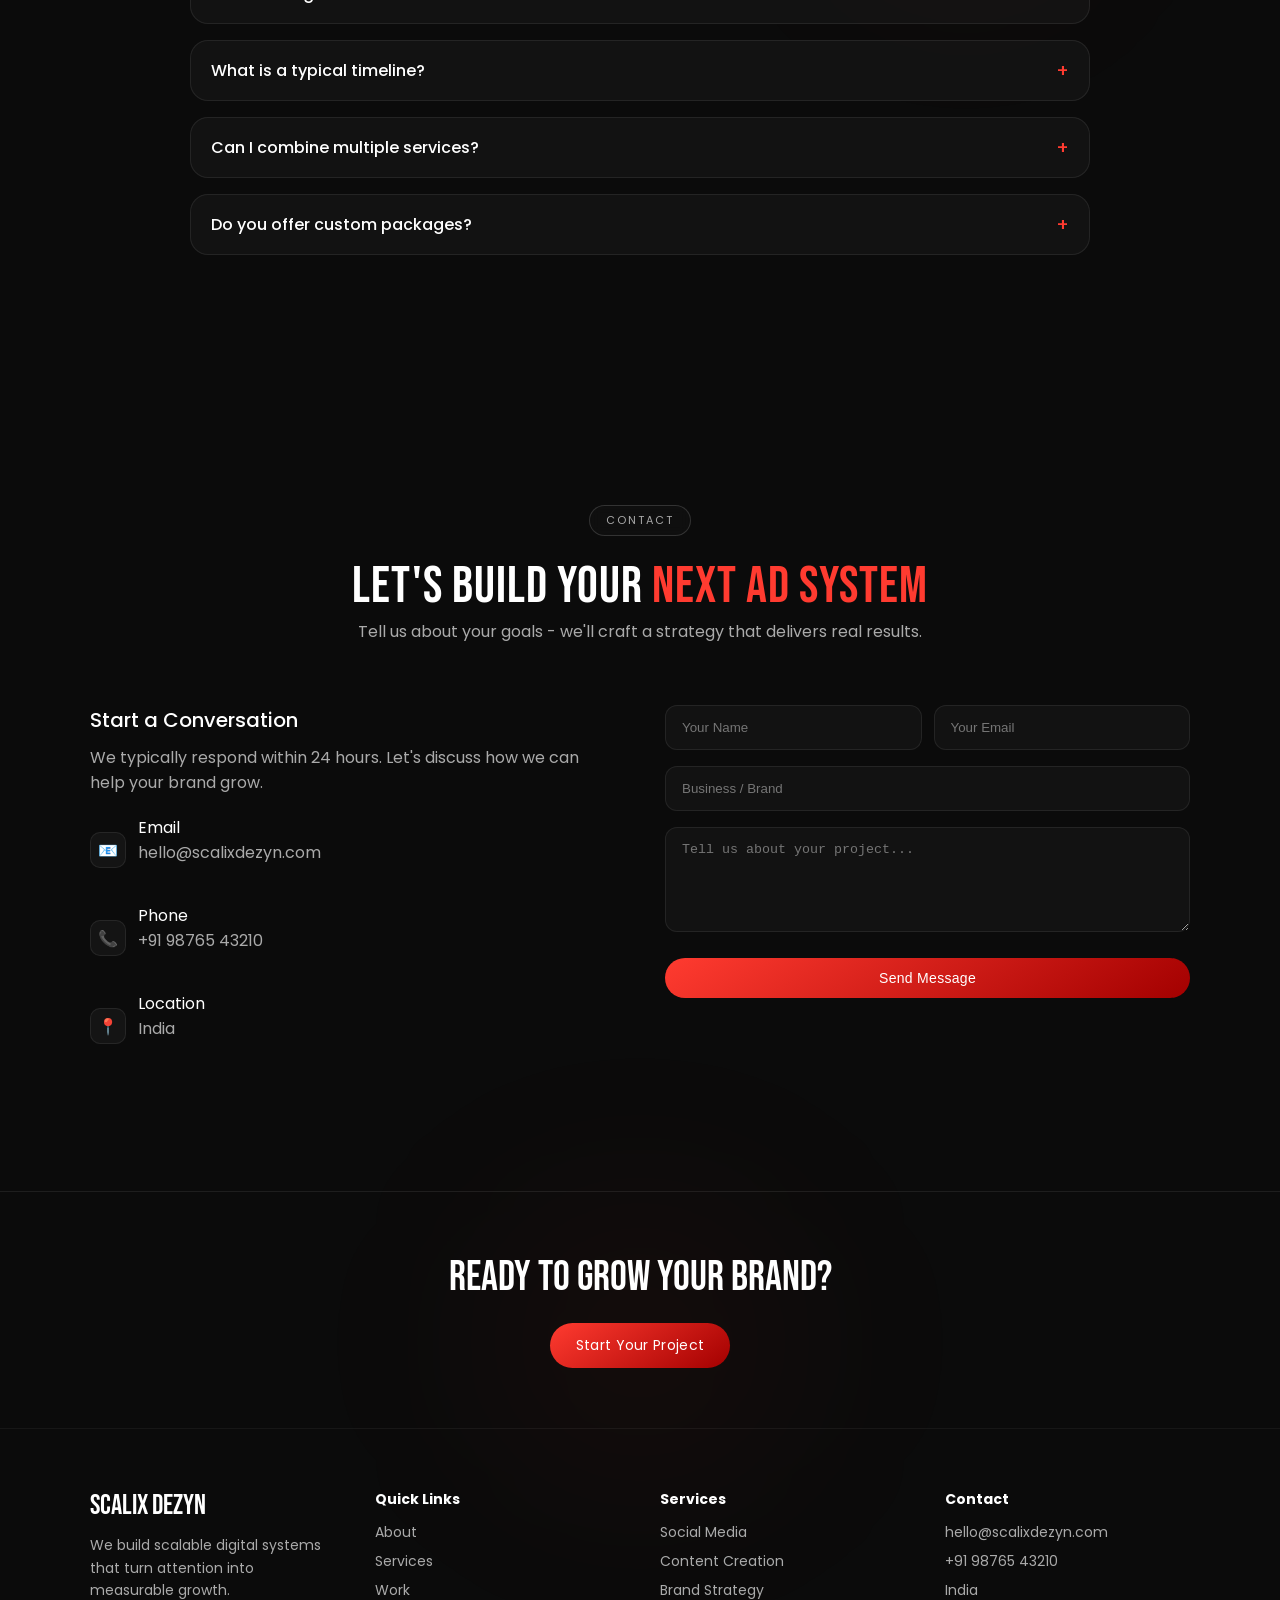
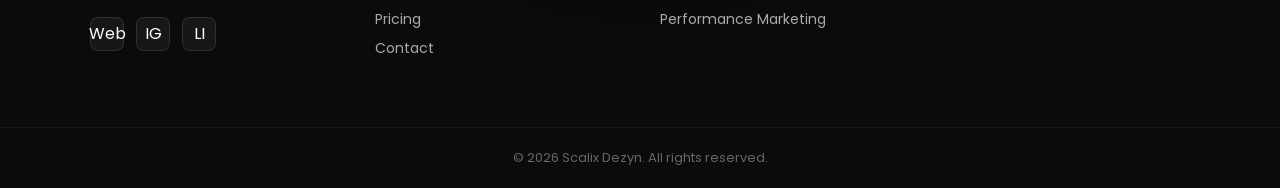
<file: social_media_ads.html>
﻿<!DOCTYPE html>
<html>
<head>
  <meta charset="utf-8">
  <meta name="viewport" content="width=device-width, initial-scale=1">
  <link rel="stylesheet" type="text/css" href="css/style.css">
  <link rel="stylesheet" type="text/css" href="css/navbar.css">
  <link rel="stylesheet" type="text/css" href="css/hero.css">
  <link rel="stylesheet" type="text/css" href="css/about.css">
  <link rel="stylesheet" type="text/css" href="css/services.css">
  <link rel="stylesheet" type="text/css" href="css/pricing.css">
  <link rel="stylesheet" type="text/css" href="css/contact.css">
  <link rel="stylesheet" type="text/css" href="css/footer.css">
  <link rel="stylesheet" type="text/css" href="css/common.css">
  <link rel="stylesheet" type="text/css" href="css/social_media_ads_page.css">
  <link href="https://fonts.googleapis.com/css2?family=Bebas+Neue&family=Poppins:wght@300;500&display=swap" rel="stylesheet">
  <title>Social Media Ads</title>
</head>
<body>
  <div class="bg-glow"><span></span><span></span><span></span><span></span></div>
  <header class="navbar"><div class="logo"><a href="index.html#home" class="logo">Scalix Dezyn</a></div><nav class="nav-center"><a href="index.html#about">About</a><a href="index.html#services">Services</a><a href="index.html#portfolio">Portfolio</a><a href="#pricing">Pricing</a></nav><div class="nav-right"><a href="#contact" class="nav-btn">Contact Now</a><div class="menu-toggle"><span></span><span></span><span></span></div></div></header>
  <section id="hero" class="hero"><div class="hero-content"><p class="hero-label">Social Media Ads</p><h1 class="reveal">Ads built to <br><span class="highlight">reach and convert faster</span></h1><p class="hero-subtext reveal delay-1">We create social ad systems that reach the right audience, test creative efficiently, and turn campaigns into a stronger source of leads or sales.</p><div class="hero-buttons reveal delay-2"><a href="#contact" class="btn primary">Launch My Ads</a><a href="#ads-system" class="btn secondary">Explore Ads System</a></div><div class="hero-trust reveal delay-3">Sharper targeting - faster testing - stronger lead quality</div></div></section>
  <section class="about"><div class="about-container"><p class="about-label reveal">ADS</p><p class="about-tag reveal">What good social ads should help you achieve</p><h2 class="about-quote reveal">We turn paid traffic into a <span class="highlight">clearer acquisition system</span></h2><p class="about-subtext reveal delay-1">The best social ads combine strong hooks, relevant audiences, clear offers, and smart campaign structure so your spend creates measurable momentum.</p><div class="about-stats reveal delay-2"><div class="stat"><h3>01</h3><p>Audience Reach</p></div><div class="stat"><h3>02</h3><p>Creative Testing</p></div><div class="stat"><h3>03</h3><p>Lead Quality</p></div></div><a href="#contact" class="btn primary reveal delay-3">Start My Ads Project</a></div></section>
  <section id="ads-system" class="ads-launch"><div class="ads-shell"><div class="ads-main"><p class="about-label reveal">ADS SYSTEM</p><h2 class="reveal">Winning ad campaigns need <span class="highlight">clear testing rhythm</span></h2><p class="reveal delay-1">Social ads improve when audience targeting, creative, and offer positioning are tested in a disciplined way instead of changed randomly.</p><div class="ads-row"><div class="ads-step reveal delay-1"><strong>1</strong><div><h3>Hook Attention</h3><p>Use stronger openings and visuals to stop the scroll and earn the first click.</p></div></div><div class="ads-step reveal delay-2"><strong>2</strong><div><h3>Match the Offer</h3><p>Connect the right message to the right audience based on intent and stage.</p></div></div><div class="ads-step reveal delay-3"><strong>3</strong><div><h3>Refine and Scale</h3><p>Push budget into the ad combinations that improve lead quality and conversion results.</p></div></div></div></div><div class="ads-side"><div class="ads-card reveal"><span>Creative</span><h3>Ad Asset Testing</h3><p>Test imagery, headlines, hooks, and formats to learn what drives response.</p></div><div class="ads-card reveal delay-1"><span>Targeting</span><h3>Audience Direction</h3><p>Find better-fit segments instead of pushing the same creative to everyone.</p></div><div class="ads-card reveal delay-2"><span>Optimization</span><h3>Cost Efficiency</h3><p>Refine campaigns toward lower acquisition cost and stronger lead quality.</p></div></div></div></section>
  <section class="services"><p class="services-label reveal">MORE SERVICES</p><div class="services-header reveal"><h2>Ads work better with <span class="highlight">the right support pages</span></h2><p class="services-subtext">Campaign performance improves when traffic lands on stronger pages, stronger funnels, and content that supports the offer.</p></div><div class="services-container"><a href="performance_marketing.html" class="service-card reveal featured"><div class="service-icon">01</div><h3>Performance Marketing</h3><p>Expand your paid system with broader campaign planning and deeper optimization.</p></a><a href="website_landing_pages.html" class="service-card reveal delay-1"><div class="service-icon">02</div><h3>Website & Landing Pages</h3><p>Send ad traffic into pages designed to carry the user from click to conversion.</p></a><a href="content_creation.html" class="service-card reveal delay-2"><div class="service-icon">03</div><h3>Content Creation</h3><p>Strengthen your ad system with better creative assets and sharper visuals.</p></a></div></section>
  <section id="pricing" class="pricing"><p class="pricing-label reveal">PRICING</p><div class="pricing-header reveal"><h2>Ad management pricing based on <span class="highlight">campaign scope</span></h2><p class="pricing-subtext">Final pricing depends on channels, campaign count, creative support, reporting needs, and how aggressively you want to test and scale. Ad spend is separate.</p></div><div class="pricing-container"><div class="pricing-card reveal"><h3>Starter Ads</h3><p class="price">₹15,000<span>starting / month</span></p><ul class="features"><li>Basic social ad management</li><li>Single-channel focus</li><li>Core creative testing</li><li>Ad spend billed separately</li></ul><a href="quote_builder.html?service=social-media-ads&plan=starter-ads" class="btn secondary">Get Quote</a></div><div class="pricing-card highlight reveal delay-1"><span class="badge">Most Popular</span><h3>Growth Ads</h3><p class="price">₹30,000<span>starting / month</span></p><ul class="features"><li>Broader campaign setup</li><li>Audience and creative refinement</li><li>Lead generation support</li><li>Ad spend billed separately</li></ul><a href="quote_builder.html?service=social-media-ads&plan=growth-ads" class="btn primary">Get Quote</a></div><div class="pricing-card reveal delay-2"><h3>Scale Ads</h3><p class="price">₹55,000<span>starting / month</span></p><ul class="features"><li>Higher-touch optimization</li><li>More aggressive testing cycles</li><li>Broader campaign management</li><li>Ad spend billed separately</li></ul><a href="quote_builder.html?service=social-media-ads&plan=scale-ads" class="btn secondary">Get Quote</a></div></div></section>
  <section id="faq" class="faq">
  <p class="about-label reveal">FAQ</p>
  <div class="section-header reveal">
    <h2 class="section-title">Questions about <span class="highlight">our process</span></h2>
    <p class="section-subtext">Clear answers on timelines, deliverables, and how we work with your team.</p>
  </div>
  <div class="faq-grid">
    <details class="faq-item reveal">
      <summary>How do we get started?</summary>
      <p>Share your goals and context. We respond with a short scope outline and next steps.</p>
    </details>
    <details class="faq-item reveal delay-1">
      <summary>What is a typical timeline?</summary>
      <p>Most service engagements begin within 3 to 7 days and run in clear weekly or monthly cycles.</p>
    </details>
    <details class="faq-item reveal delay-2">
      <summary>Can I combine multiple services?</summary>
      <p>Yes. We can bundle related services and align deliverables into one coordinated plan.</p>
    </details>
    <details class="faq-item reveal delay-3">
      <summary>Do you offer custom packages?</summary>
      <p>Absolutely. We tailor scope and pricing based on goals, timelines, and team capacity.</p>
    </details>
  </div>
</section>
<section id="contact" class="contact"><p class="contact-label reveal">CONTACT</p><div class="contact-header reveal"><h2>Let's build your <span class="highlight">next ad system</span></h2><p class="contact-subtext">Tell us about your goals - we'll craft a strategy that delivers real results.</p></div><div class="contact-container"><div class="contact-info reveal"><h3>Start a Conversation</h3><p>We typically respond within 24 hours. Let's discuss how we can help your brand grow.</p><div class="contact-details"><div class="contact-item"><div class="contact-icon">&#128231;</div><div><span>Email</span><p>hello@scalixdezyn.com</p></div></div><div class="contact-item"><div class="contact-icon">&#128222;</div><div><span>Phone</span><p>+91 98765 43210</p></div></div><div class="contact-item"><div class="contact-icon">&#128205;</div><div><span>Location</span><p>India</p></div></div></div></div><form class="contact-form reveal delay-1"><div class="input-row"><input type="text" placeholder="Your Name" required><input type="email" placeholder="Your Email" required></div><input type="text" placeholder="Business / Brand"><textarea placeholder="Tell us about your project..." rows="5"></textarea><button type="submit" class="btn primary">Send Message</button></form></div></section>
  <footer class="footer"><div class="footer-cta"><h2>Ready to grow your brand?</h2><a href="#contact" class="btn primary">Start Your Project</a></div><div class="footer-container"><div class="footer-brand"><h3>Scalix Dezyn</h3><p>We build scalable digital systems that turn attention into measurable growth.</p><div class="footer-social"><a href="#">Web</a><a href="#">IG</a><a href="#">LI</a></div></div><div class="footer-links"><h4>Quick Links</h4><a href="index.html#about">About</a><a href="index.html#services">Services</a><a href="index.html#portfolio">Work</a><a href="index.html#pricing">Pricing</a><a href="#contact">Contact</a></div><div class="footer-services"><h4>Services</h4><p>Social Media</p><p>Content Creation</p><p>Brand Strategy</p><p>Performance Marketing</p></div><div class="footer-contact"><h4>Contact</h4><p>hello@scalixdezyn.com</p><p>+91 98765 43210</p><p>India</p></div></div><div class="footer-bottom"><p>&copy; 2026 Scalix Dezyn. All rights reserved.</p></div></footer>
  <script defer src="script.js"></script>
</body>
</html>
</file>
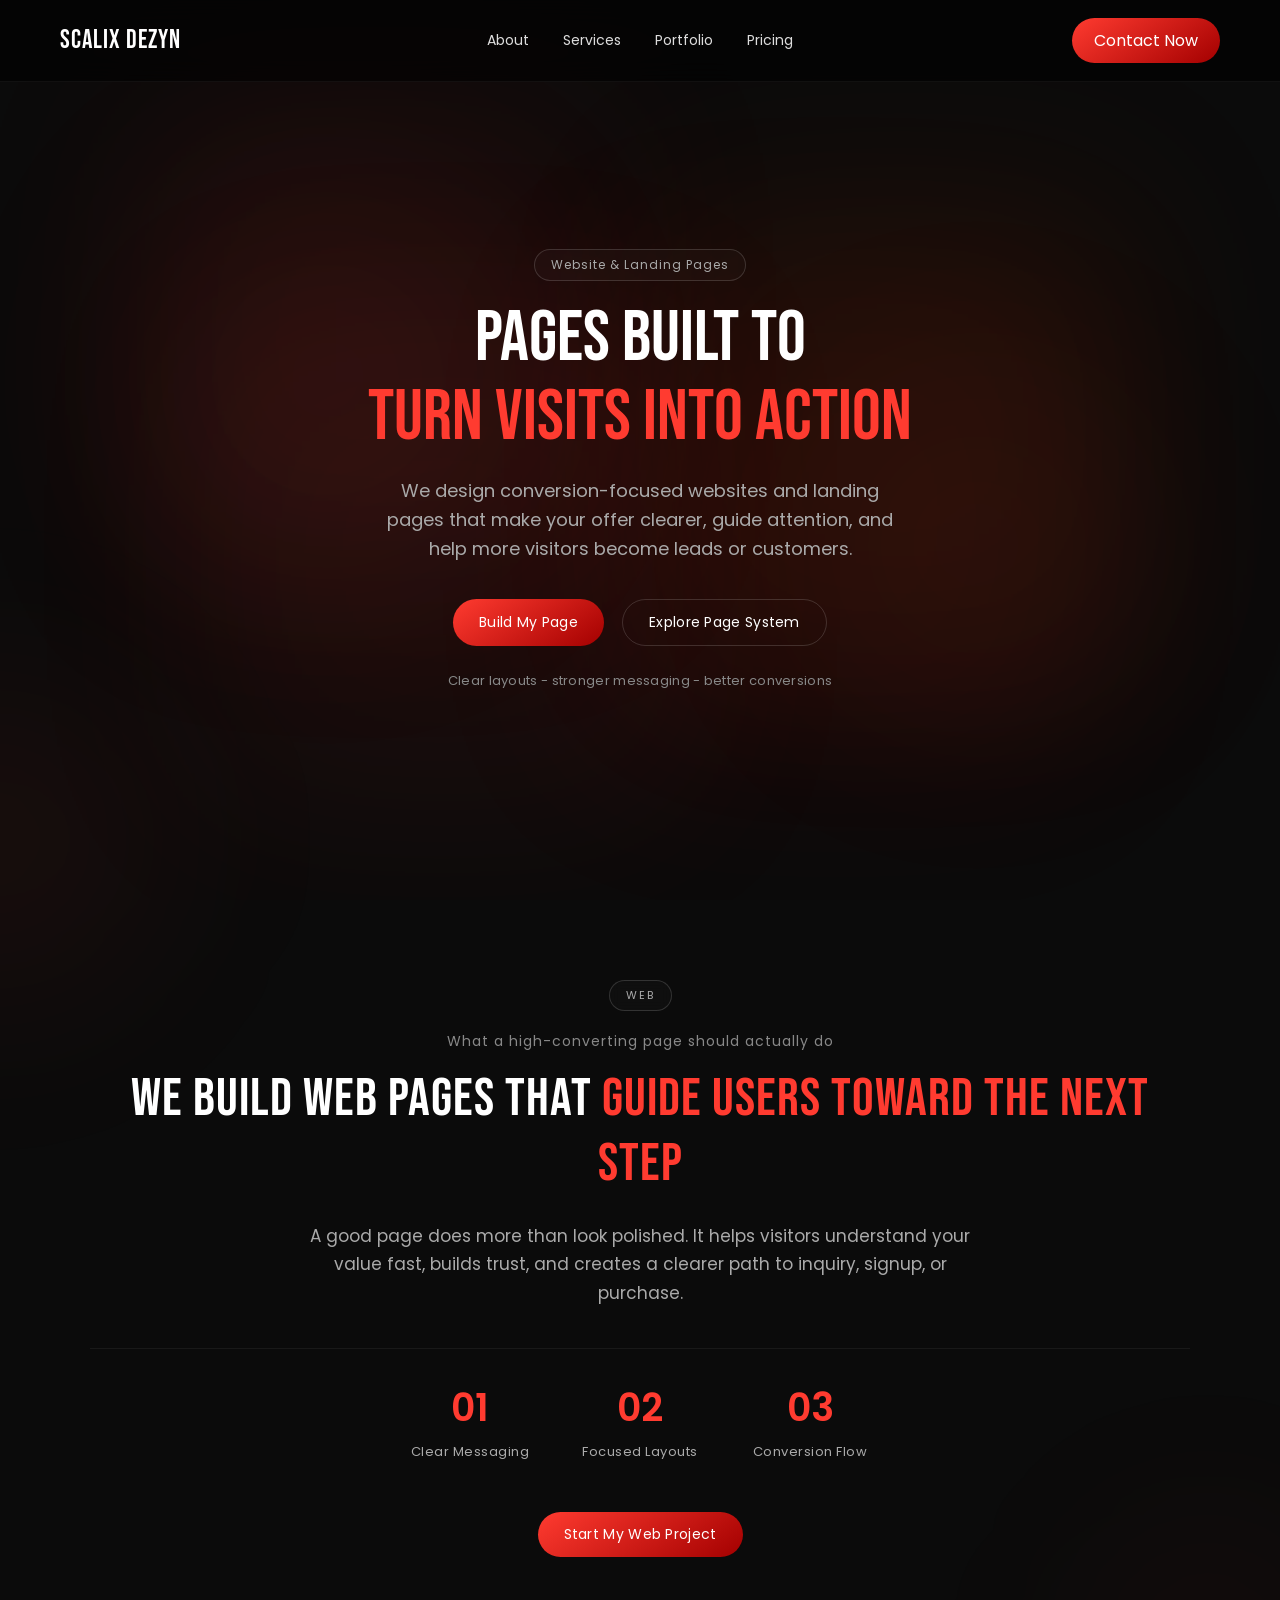
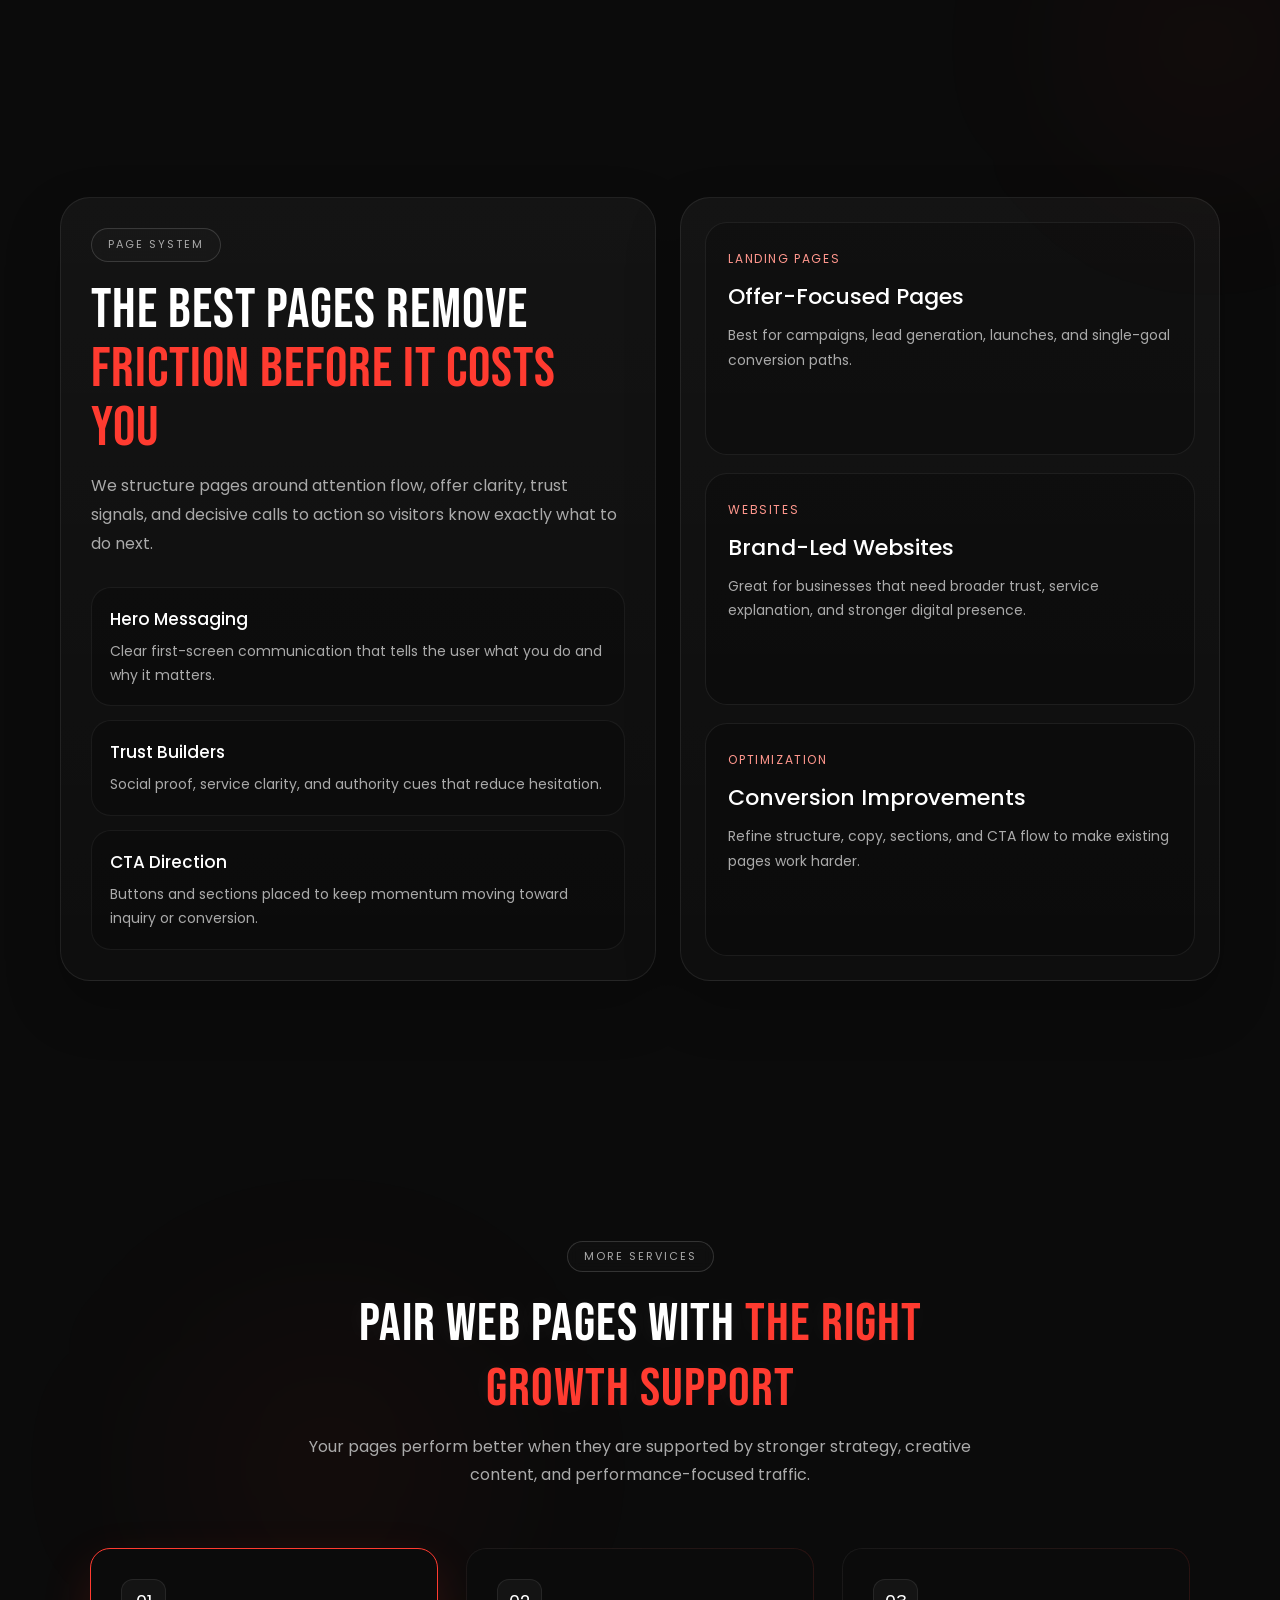
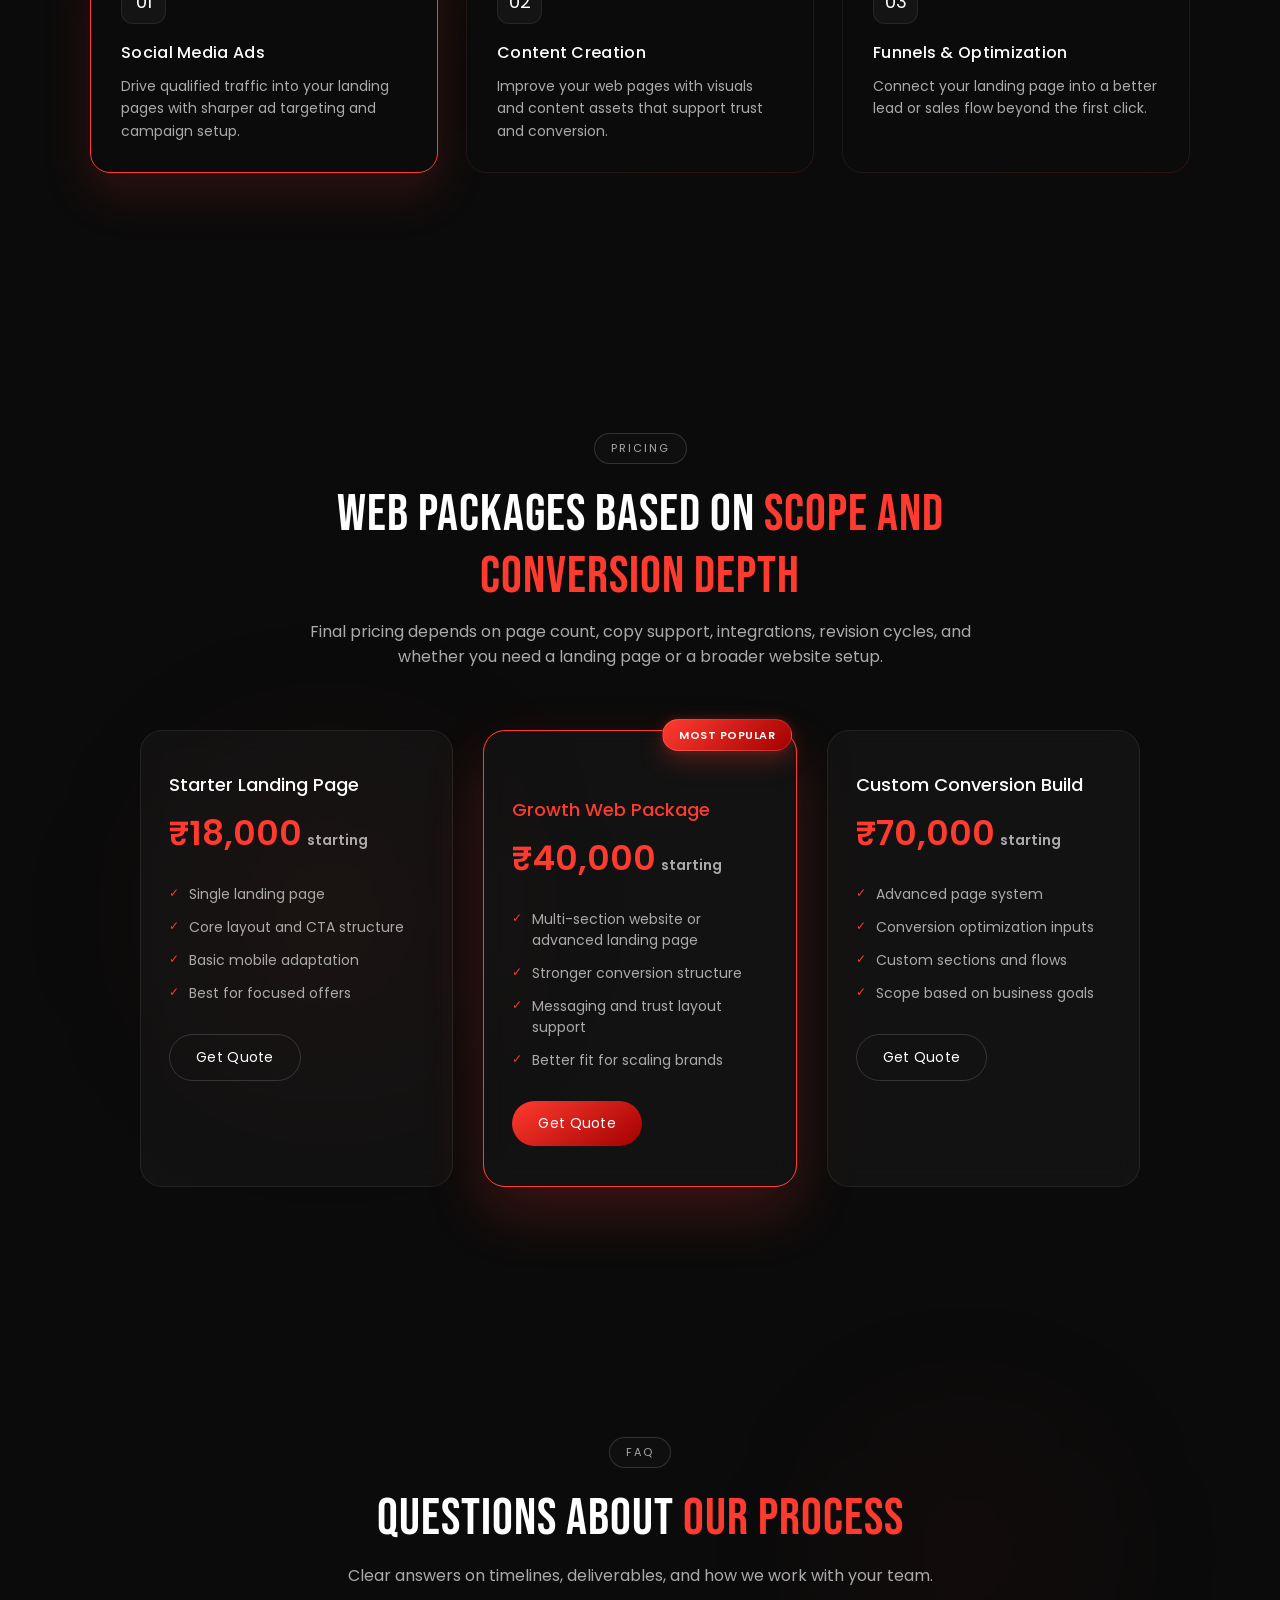
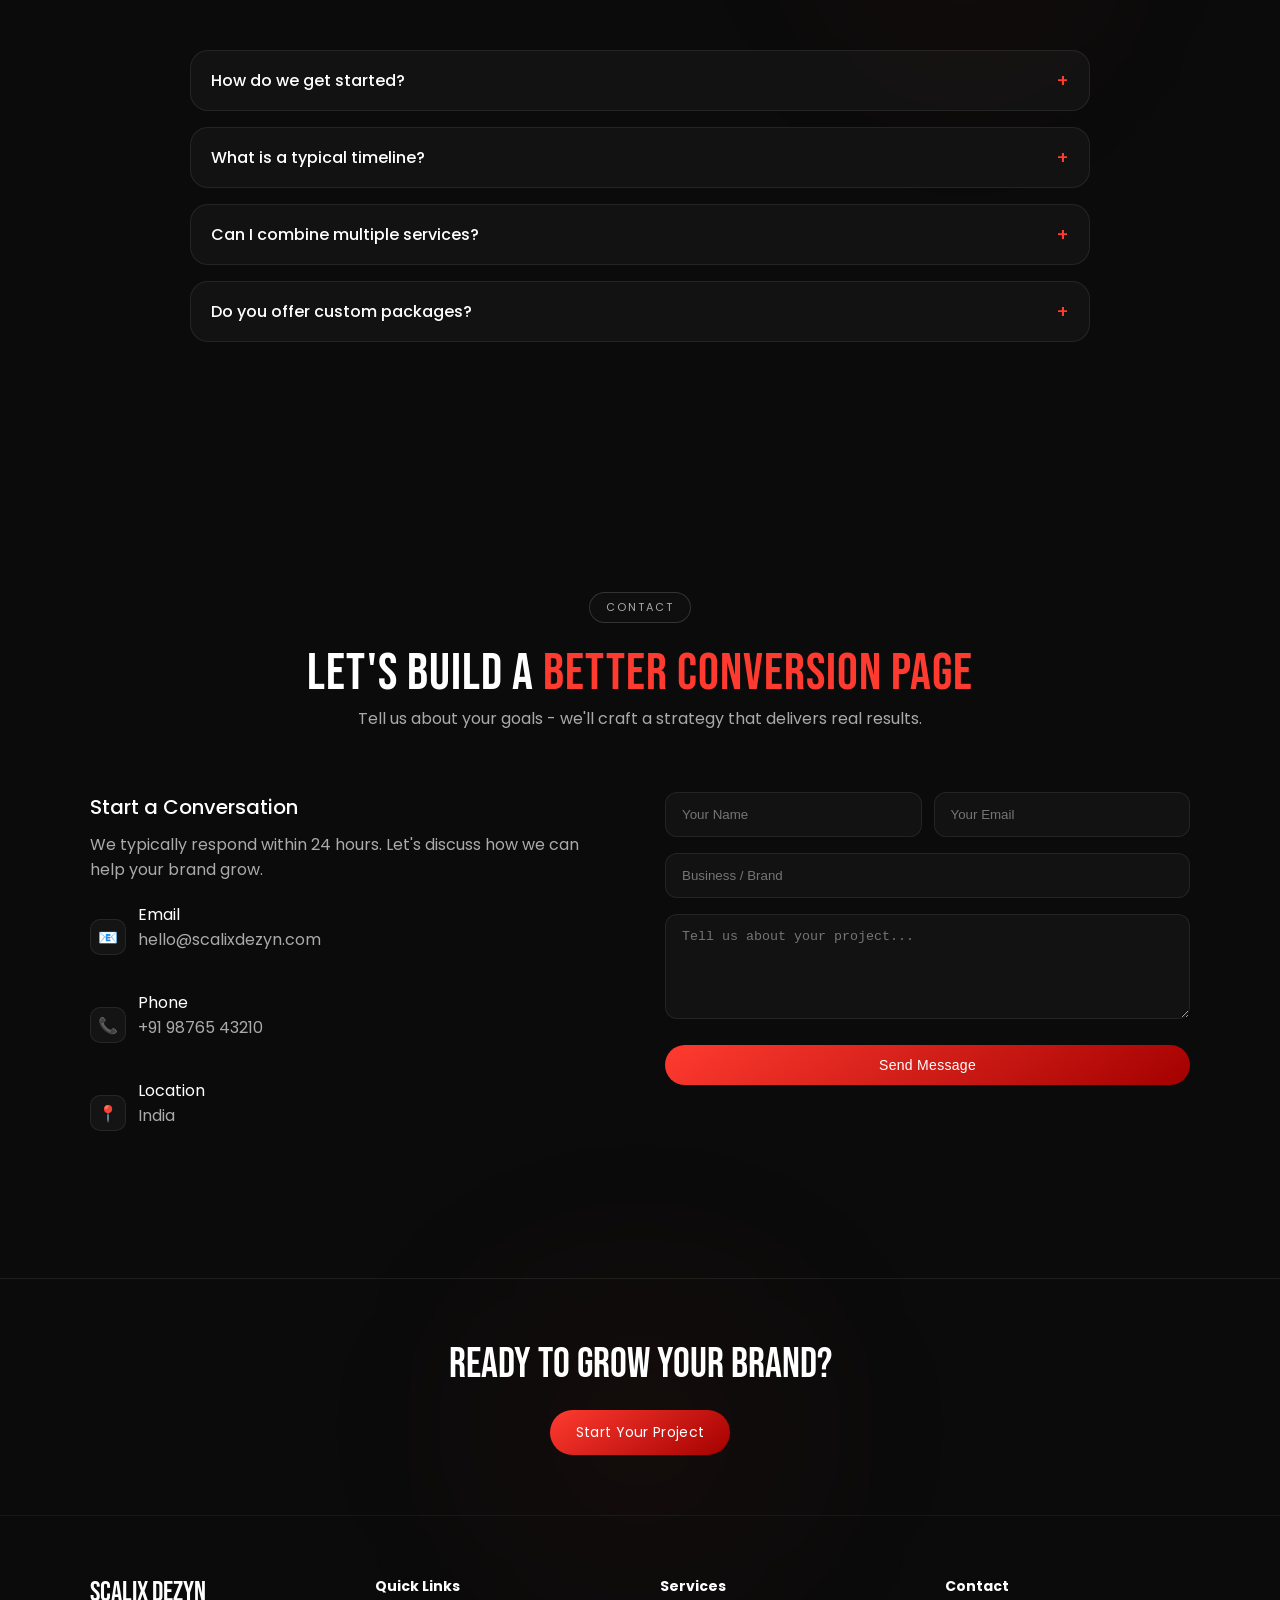
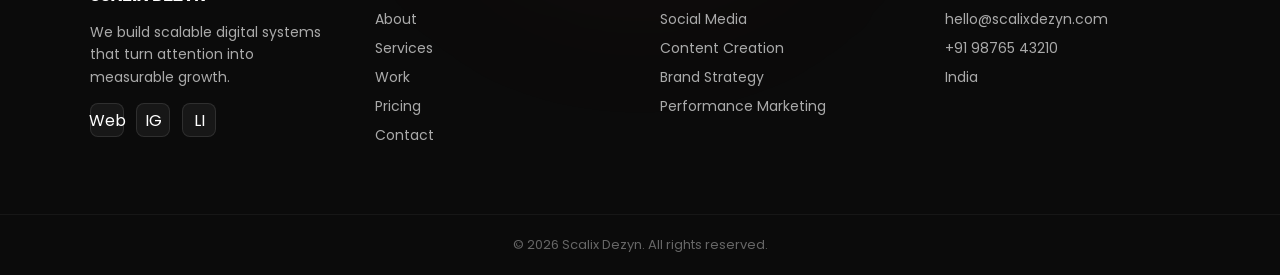
<file: website_landing_pages.html>
﻿<!DOCTYPE html>
<html>
<head>
  <meta charset="utf-8">
  <meta name="viewport" content="width=device-width, initial-scale=1">
  <link rel="stylesheet" type="text/css" href="css/style.css">
  <link rel="stylesheet" type="text/css" href="css/navbar.css">
  <link rel="stylesheet" type="text/css" href="css/hero.css">
  <link rel="stylesheet" type="text/css" href="css/about.css">
  <link rel="stylesheet" type="text/css" href="css/services.css">
  <link rel="stylesheet" type="text/css" href="css/pricing.css">
  <link rel="stylesheet" type="text/css" href="css/contact.css">
  <link rel="stylesheet" type="text/css" href="css/footer.css">
  <link rel="stylesheet" type="text/css" href="css/common.css">
  <link rel="stylesheet" type="text/css" href="css/website_landing_pages_page.css">
  <link href="https://fonts.googleapis.com/css2?family=Bebas+Neue&family=Poppins:wght@300;500&display=swap" rel="stylesheet">
  <title>Website & Landing Pages</title>
</head>
<body>
  <div class="bg-glow"><span></span><span></span><span></span><span></span></div>
  <header class="navbar">
    <div class="logo"><a href="index.html#home" class="logo">Scalix Dezyn</a></div>
    <nav class="nav-center">
      <a href="index.html#about">About</a>
      <a href="index.html#services">Services</a>
      <a href="index.html#portfolio">Portfolio</a>
      <a href="#pricing">Pricing</a>
    </nav>
    <div class="nav-right">
      <a href="#contact" class="nav-btn">Contact Now</a>
      <div class="menu-toggle"><span></span><span></span><span></span></div>
    </div>
  </header>

  <section id="hero" class="hero">
    <div class="hero-content">
      <p class="hero-label">Website & Landing Pages</p>
      <h1 class="reveal">Pages built to <br><span class="highlight">turn visits into action</span></h1>
      <p class="hero-subtext reveal delay-1">We design conversion-focused websites and landing pages that make your offer clearer, guide attention, and help more visitors become leads or customers.</p>
      <div class="hero-buttons reveal delay-2">
        <a href="#contact" class="btn primary">Build My Page</a>
        <a href="#web-system" class="btn secondary">Explore Page System</a>
      </div>
      <div class="hero-trust reveal delay-3">Clear layouts - stronger messaging - better conversions</div>
    </div>
  </section>

  <section class="about">
    <div class="about-container">
      <p class="about-label reveal">WEB</p>
      <p class="about-tag reveal">What a high-converting page should actually do</p>
      <h2 class="about-quote reveal">We build web pages that <span class="highlight">guide users toward the next step</span></h2>
      <p class="about-subtext reveal delay-1">A good page does more than look polished. It helps visitors understand your value fast, builds trust, and creates a clearer path to inquiry, signup, or purchase.</p>
      <div class="about-stats reveal delay-2">
        <div class="stat"><h3>01</h3><p>Clear Messaging</p></div>
        <div class="stat"><h3>02</h3><p>Focused Layouts</p></div>
        <div class="stat"><h3>03</h3><p>Conversion Flow</p></div>
      </div>
      <a href="#contact" class="btn primary reveal delay-3">Start My Web Project</a>
    </div>
  </section>

  <section id="web-system" class="web-convert">
    <div class="web-convert-shell">
      <div class="web-panel">
        <p class="about-label reveal">PAGE SYSTEM</p>
        <h2 class="reveal">The best pages remove <span class="highlight">friction before it costs you</span></h2>
        <p class="reveal delay-1">We structure pages around attention flow, offer clarity, trust signals, and decisive calls to action so visitors know exactly what to do next.</p>
        <div class="web-list">
          <div class="web-item reveal delay-1"><strong>Hero Messaging</strong><p>Clear first-screen communication that tells the user what you do and why it matters.</p></div>
          <div class="web-item reveal delay-2"><strong>Trust Builders</strong><p>Social proof, service clarity, and authority cues that reduce hesitation.</p></div>
          <div class="web-item reveal delay-3"><strong>CTA Direction</strong><p>Buttons and sections placed to keep momentum moving toward inquiry or conversion.</p></div>
        </div>
      </div>
      <div class="web-stack">
        <div class="web-card reveal"><span>Landing Pages</span><h3>Offer-Focused Pages</h3><p>Best for campaigns, lead generation, launches, and single-goal conversion paths.</p></div>
        <div class="web-card reveal delay-1"><span>Websites</span><h3>Brand-Led Websites</h3><p>Great for businesses that need broader trust, service explanation, and stronger digital presence.</p></div>
        <div class="web-card reveal delay-2"><span>Optimization</span><h3>Conversion Improvements</h3><p>Refine structure, copy, sections, and CTA flow to make existing pages work harder.</p></div>
      </div>
    </div>
  </section>

  <section class="services">
    <p class="services-label reveal">MORE SERVICES</p>
    <div class="services-header reveal">
      <h2>Pair web pages with <span class="highlight">the right growth support</span></h2>
      <p class="services-subtext">Your pages perform better when they are supported by stronger strategy, creative content, and performance-focused traffic.</p>
    </div>
    <div class="services-container">
      <a href="social_media_ads.html" class="service-card reveal featured"><div class="service-icon">01</div><h3>Social Media Ads</h3><p>Drive qualified traffic into your landing pages with sharper ad targeting and campaign setup.</p></a>
      <a href="content_creation.html" class="service-card reveal delay-1"><div class="service-icon">02</div><h3>Content Creation</h3><p>Improve your web pages with visuals and content assets that support trust and conversion.</p></a>
      <a href="funnels_optimization.html" class="service-card reveal delay-2"><div class="service-icon">03</div><h3>Funnels & Optimization</h3><p>Connect your landing page into a better lead or sales flow beyond the first click.</p></a>
    </div>
  </section>

  <section id="pricing" class="pricing">
    <p class="pricing-label reveal">PRICING</p>
    <div class="pricing-header reveal">
      <h2>Web packages based on <span class="highlight">scope and conversion depth</span></h2>
      <p class="pricing-subtext">Final pricing depends on page count, copy support, integrations, revision cycles, and whether you need a landing page or a broader website setup.</p>
    </div>
    <div class="pricing-container">
      <div class="pricing-card reveal"><h3>Starter Landing Page</h3><p class="price">₹18,000<span>starting</span></p><ul class="features"><li>Single landing page</li><li>Core layout and CTA structure</li><li>Basic mobile adaptation</li><li>Best for focused offers</li></ul><a href="quote_builder.html?service=website-landing-pages&plan=starter-web" class="btn secondary">Get Quote</a></div>
      <div class="pricing-card highlight reveal delay-1"><span class="badge">Most Popular</span><h3>Growth Web Package</h3><p class="price">₹40,000<span>starting</span></p><ul class="features"><li>Multi-section website or advanced landing page</li><li>Stronger conversion structure</li><li>Messaging and trust layout support</li><li>Better fit for scaling brands</li></ul><a href="quote_builder.html?service=website-landing-pages&plan=growth-web" class="btn primary">Get Quote</a></div>
      <div class="pricing-card reveal delay-2"><h3>Custom Conversion Build</h3><p class="price">₹70,000<span>starting</span></p><ul class="features"><li>Advanced page system</li><li>Conversion optimization inputs</li><li>Custom sections and flows</li><li>Scope based on business goals</li></ul><a href="quote_builder.html?service=website-landing-pages&plan=custom-web" class="btn secondary">Get Quote</a></div>
    </div>
  </section>

  <section id="faq" class="faq">
  <p class="about-label reveal">FAQ</p>
  <div class="section-header reveal">
    <h2 class="section-title">Questions about <span class="highlight">our process</span></h2>
    <p class="section-subtext">Clear answers on timelines, deliverables, and how we work with your team.</p>
  </div>
  <div class="faq-grid">
    <details class="faq-item reveal">
      <summary>How do we get started?</summary>
      <p>Share your goals and context. We respond with a short scope outline and next steps.</p>
    </details>
    <details class="faq-item reveal delay-1">
      <summary>What is a typical timeline?</summary>
      <p>Most service engagements begin within 3 to 7 days and run in clear weekly or monthly cycles.</p>
    </details>
    <details class="faq-item reveal delay-2">
      <summary>Can I combine multiple services?</summary>
      <p>Yes. We can bundle related services and align deliverables into one coordinated plan.</p>
    </details>
    <details class="faq-item reveal delay-3">
      <summary>Do you offer custom packages?</summary>
      <p>Absolutely. We tailor scope and pricing based on goals, timelines, and team capacity.</p>
    </details>
  </div>
</section>
<section id="contact" class="contact">
    <p class="contact-label reveal">CONTACT</p>
    <div class="contact-header reveal"><h2>Let's build a <span class="highlight">better conversion page</span></h2><p class="contact-subtext">Tell us about your goals - we'll craft a strategy that delivers real results.</p></div>
    <div class="contact-container"><div class="contact-info reveal"><h3>Start a Conversation</h3><p>We typically respond within 24 hours. Let's discuss how we can help your brand grow.</p><div class="contact-details"><div class="contact-item"><div class="contact-icon">&#128231;</div><div><span>Email</span><p>hello@scalixdezyn.com</p></div></div><div class="contact-item"><div class="contact-icon">&#128222;</div><div><span>Phone</span><p>+91 98765 43210</p></div></div><div class="contact-item"><div class="contact-icon">&#128205;</div><div><span>Location</span><p>India</p></div></div></div></div><form class="contact-form reveal delay-1"><div class="input-row"><input type="text" placeholder="Your Name" required><input type="email" placeholder="Your Email" required></div><input type="text" placeholder="Business / Brand"><textarea placeholder="Tell us about your project..." rows="5"></textarea><button type="submit" class="btn primary">Send Message</button></form></div>
  </section>

  <footer class="footer"><div class="footer-cta"><h2>Ready to grow your brand?</h2><a href="#contact" class="btn primary">Start Your Project</a></div><div class="footer-container"><div class="footer-brand"><h3>Scalix Dezyn</h3><p>We build scalable digital systems that turn attention into measurable growth.</p><div class="footer-social"><a href="#">Web</a><a href="#">IG</a><a href="#">LI</a></div></div><div class="footer-links"><h4>Quick Links</h4><a href="index.html#about">About</a><a href="index.html#services">Services</a><a href="index.html#portfolio">Work</a><a href="index.html#pricing">Pricing</a><a href="#contact">Contact</a></div><div class="footer-services"><h4>Services</h4><p>Social Media</p><p>Content Creation</p><p>Brand Strategy</p><p>Performance Marketing</p></div><div class="footer-contact"><h4>Contact</h4><p>hello@scalixdezyn.com</p><p>+91 98765 43210</p><p>India</p></div></div><div class="footer-bottom"><p>&copy; 2026 Scalix Dezyn. All rights reserved.</p></div></footer>
  <script defer src="script.js"></script>
</body>
</html>
</file>
<file: css/style.css>
/* ================= RESET ================= */
*{
  margin:0;
  padding:0;
  box-sizing:border-box;
}

html{
  scroll-behavior:smooth;
}

body{
  font-family:'Poppins',sans-serif;
  background:#0b0b0b;
  color:#fff;
  overflow-x:hidden;
}

/* ================= GLOBAL CONTAINER ================= */
.about-container,
.contact-container,
.why-container{
  max-width:1100px;
  margin:auto;
}

/* ================= GLOBAL LINKS ================= */
a{
  text-decoration:none;
  color:inherit;
}

/* ================= BUTTON SYSTEM ================= */
.btn{
  display:inline-flex;
  align-items:center;
  justify-content:center;

  padding:12px 26px;
  border-radius:30px;

  font-size:14px;
  letter-spacing:.3px;

  cursor:pointer;
  transition:.3s ease;

  text-decoration:none;
  border:none;
}

/* PRIMARY */
.btn.primary{
  background:linear-gradient(145deg,#ff3b30,#a30000);
  color:#fff;
}

.btn.primary:hover{
  transform:translateY(-3px);
  box-shadow:0 0 20px rgba(255,59,48,.4);
}

/* SECONDARY */
.btn.secondary{
  border:1px solid rgba(255,255,255,.15);
  color:#fff;
  background:transparent;
}

.btn.secondary:hover{
  border-color:#ff3b30;
  color:#ff3b30;
}

/* ================= SECTION SCROLL FIX ================= */
section{
  scroll-margin-top:100px; /* 🔥 FIX NAV OFFSET */
}

/* ================= GLOBAL HEADINGS ================= */
h1,h2,h3{
  font-weight:500;
}

.highlight{
  color:#ff3b30;
}

/* ================= REVEAL ================= */
.reveal{
  opacity:0;
  transform:translateY(40px);
  transition:.8s ease;
}

.reveal.active{
  opacity:1;
  transform:translateY(0);
}

/* STAGGER */
.reveal.delay-1{transition-delay:.2s}
.reveal.delay-2{transition-delay:.4s}
.reveal.delay-3{transition-delay:.6s}

/* ================= GLOBAL GLOW BACKGROUND ================= */
.bg-glow{
  position:fixed;
  inset:0;
  z-index:-1;
  pointer-events:none;
  overflow:hidden;
}

/* BLOBS */
.bg-glow span{
  position:absolute;
  width:500px;
  height:500px;

  background:#ff3b30;
  filter:blur(100px);
  opacity:0.06;

  animation:
    floatBlob linear infinite,
    morphBlob ease-in-out infinite;

  will-change:transform,border-radius;
}

/* COLORS */
.bg-glow span:nth-child(2){ background:#ff6a00; }
.bg-glow span:nth-child(3){ background:#ff3b30; }
.bg-glow span:nth-child(4){ background:#ff0000; }

/* SPEED */
.bg-glow span:nth-child(1){ animation-duration:40s,18s; }
.bg-glow span:nth-child(2){ animation-duration:55s,22s; }
.bg-glow span:nth-child(3){ animation-duration:65s,26s; }
.bg-glow span:nth-child(4){ animation-duration:75s,30s; }

/* POSITIONS */
.bg-glow span:nth-child(1){ top:10%; left:10%; }
.bg-glow span:nth-child(2){ top:20%; right:10%; }
.bg-glow span:nth-child(3){ bottom:10%; left:15%; }
.bg-glow span:nth-child(4){ bottom:15%; right:15%; }

/* ================= MOVEMENT ================= */
@keyframes floatBlob{
  0%{transform:translate(-20%,-10%) scale(1)}
  25%{transform:translate(60vw,-20vh) scale(1.2)}
  50%{transform:translate(80vw,60vh) scale(0.9)}
  75%{transform:translate(-30vw,70vh) scale(1.3)}
  100%{transform:translate(-20%,-10%) scale(1)}
}

/* ================= MORPH ================= */
@keyframes morphBlob{
  0%{border-radius:42% 58% 63% 37% / 40% 45% 55% 60%}
  25%{border-radius:58% 42% 35% 65% / 55% 30% 70% 45%}
  50%{border-radius:35% 65% 55% 45% / 30% 60% 40% 70%}
  75%{border-radius:60% 40% 45% 55% / 65% 35% 65% 35%}
  100%{border-radius:42% 58% 63% 37% / 40% 45% 55% 60%}
}
</file>
<file: css/navbar.css>
/* ================= NAVBAR ================= */
.navbar{
  position:fixed;
  top:0;
  width:100%;

  padding:18px 60px;

  display:grid;
  grid-template-columns:1fr auto 1fr;
  align-items:center;

  background:rgba(0,0,0,0.55);
  backdrop-filter:blur(14px);

  border-bottom:1px solid rgba(255,255,255,0.05);

  z-index:1000;
  transition:all .35s ease;
}

/* ================= SCROLLED ================= */
.navbar.scrolled{
  padding:12px 60px;

  background:rgba(0,0,0,0.85);
  backdrop-filter:blur(18px);

  border-bottom:1px solid rgba(255,255,255,0.08);

  box-shadow:0 10px 30px rgba(0,0,0,0.3);
}

/* ================= LOGO ================= */
.logo{
  font-family:'Bebas Neue',sans-serif;
  font-size:26px;
  color:#fff;
  letter-spacing:1px;

  transition:.3s;
}

.logo:hover{
  color:#ff3b30;
}

/* ================= NAV LINKS ================= */
.nav-center{
  display:flex;
  justify-content:center;
  gap:34px;
}

.nav-center a{
  position:relative;

  font-size:14px;
  color:#ddd;

  transition:.3s;
}

/* UNDERLINE EFFECT */
.nav-center a::after{
  content:"";
  position:absolute;
  left:0;
  bottom:-6px;

  width:0;
  height:2px;

  background:linear-gradient(90deg,#ff3b30,transparent);
  transition:.3s;
}

/* HOVER */
.nav-center a:hover{
  color:#fff;
  text-shadow:0 0 8px rgba(255,59,48,0.4);
}

.nav-center a:hover::after{
  width:100%;
}

/* ================= RIGHT SIDE ================= */
.nav-right{
  display:flex;
  justify-content:flex-end;
  align-items:center;
  gap:15px;
}

/* ================= CTA BUTTON ================= */
.nav-btn{
  padding:10px 22px;
  border-radius:30px;

  background:linear-gradient(145deg,#ff3b30,#a30000);
  color:#fff;

  position:relative;
  overflow:hidden;

  transition:.3s ease;
}

/* GLOW BACK */
.nav-btn::after{
  content:"";
  position:absolute;
  inset:0;

  background:radial-gradient(circle, rgba(255,59,48,0.4), transparent 70%);
  opacity:0;
  transition:.4s;
}

/* SHINE EFFECT */
.nav-btn::before{
  content:"";
  position:absolute;
  top:0;
  left:-75%;
  width:50%;
  height:100%;

  background:rgba(255,255,255,.25);
  transform:skewX(-25deg);
  transition:.5s;
}

.nav-btn:hover::before{
  left:125%;
}

.nav-btn:hover{
  transform:translateY(-2px);
}

.nav-btn:hover::after{
  opacity:.3;
}

/* ================= MENU TOGGLE ================= */
.menu-toggle{
  display:none;
  cursor:pointer;
  z-index:1200;
  position:relative;
}

/* HAMBURGER LINES */
.menu-toggle span{
  display:block;
  width:22px;
  height:2px;
  background:#fff;
  margin:5px 0;
  transition:.3s;
}

.menu-toggle:hover span{
  background:#ff3b30;
}

/* ================= MOBILE ================= */
@media(max-width:768px){

  .navbar{
    padding:14px 20px;
    grid-template-columns:1fr auto;
  }

  .navbar.scrolled{
    padding:10px 20px;
  }

  .nav-center{
    position:absolute;
    top:65px;
    left:16px;
    right:16px;
    width:auto;

    display:flex;
    flex-direction:column;
    align-items:center;
    gap:22px;

    padding:26px 20px;

    background:rgba(8,8,8,0.96);
    backdrop-filter:blur(16px);

    border:1px solid rgba(255,255,255,0.08);
    border-radius:20px;
    box-shadow:0 18px 50px rgba(0,0,0,0.4);

    transform:translateY(-20px);
    opacity:0;
    pointer-events:none;
    z-index:1100;

    transition:.35s ease;
  }

  .nav-center.active{
    transform:translateY(0);
    opacity:1;
    pointer-events:auto;
  }

  .nav-center a{
    font-size:15px;
  }

  .nav-btn{
    display:inline-flex;
    padding:9px 16px;
    font-size:13px;
  }

  .menu-toggle{
    display:flex;
    flex-direction:column;
    align-items:center;
    justify-content:center;
    width:44px;
    height:44px;
    padding:0 10px;
    border-radius:14px;
    border:1px solid rgba(255,255,255,0.12);
    background:rgba(255,255,255,0.04);
    box-shadow:0 10px 24px rgba(0,0,0,0.25);
  }

  .menu-toggle.active span:nth-child(1){
    transform:translateY(7px) rotate(45deg);
  }

  .menu-toggle.active span:nth-child(2){
    opacity:0;
  }

  .menu-toggle.active span:nth-child(3){
    transform:translateY(-7px) rotate(-45deg);
  }
}

/* ================= FINAL MOBILE NAV FIX ================= */
@media(max-width:768px){

  .navbar{
    display:flex !important;
    justify-content:space-between;
    align-items:center;

    padding:14px 20px !important; /* balanced spacing */
  }

  /* LOGO */
  .logo{
    font-size:24px;
  }

  /* RIGHT SIDE */
  .nav-right{
    display:flex;
    align-items:center;
    justify-content:flex-end;

    gap:10px;
    padding-right:6px; /* 🔥 pulls toggle inward */
  }

  /* HIDE CTA BUTTON */
  .nav-btn{
    display:none !important;
  }

  /* TOGGLE BUTTON */
  .menu-toggle{
    display:flex !important;
    flex-direction:column;
    justify-content:center;
    align-items:center;

    width:40px;
    height:40px;

    border-radius:12px;
    border:1px solid rgba(255,255,255,0.15);
    background:rgba(255,255,255,0.05);

    box-shadow:0 8px 20px rgba(0,0,0,.25);

    cursor:pointer;
    z-index:1200;
  }

  .menu-toggle span{
    display:block;
    width:20px;
    height:2px;
    background:#fff;
    margin:3px 0;
    transition:.3s;
  }

  /* DROPDOWN MENU */
  .nav-center{
    position:absolute;
    top:65px;
    left:16px;
    right:16px;

    display:flex;
    flex-direction:column;
    align-items:center;
    gap:22px;

    padding:26px 20px;

    background:rgba(8,8,8,0.96);
    backdrop-filter:blur(16px);

    border:1px solid rgba(255,255,255,0.08);
    border-radius:20px;

    transform:translateY(-20px);
    opacity:0;
    pointer-events:none;

    transition:.35s ease;
    z-index:1100;
  }

  .nav-center.active{
    transform:translateY(0);
    opacity:1;
    pointer-events:auto;
  }

}
</file>
<file: css/hero.css>
/* ================= HERO ================= */
.hero{
  position:relative;
  min-height:100vh;

  display:flex;
  align-items:center;
  justify-content:center;
  text-align:center;

  padding:140px 20px 100px;
  overflow:hidden;
}

/* MULTI LAYER GLOW */
.hero::before,
.hero::after{
  content:"";
  position:absolute;
  border-radius:50%;
  filter:blur(120px);
  z-index:0;
}

/* LEFT GLOW */
.hero::before{
  width:400px;
  height:400px;
  background:#ff3b30;
  opacity:.08;

  top:20%;
  left:10%;
}

/* RIGHT GLOW */
.hero::after{
  width:350px;
  height:350px;
  background:#ff3b30;
  opacity:.06;

  bottom:20%;
  right:10%;
}

/* CONTENT */
.hero-content{
  position:relative;
  z-index:2;
  max-width:750px;
}

/* LABEL */
.hero-label{
  display:inline-block;
  padding:6px 16px;
  border-radius:30px;

  font-size:12px;
  letter-spacing:1px;

  color:#aaa;
  border:1px solid rgba(255,255,255,.15);

  margin-bottom:18px;

  background:rgba(255,255,255,.02);
}

/* HEADING */
.hero-content h1{
  font-family:'Bebas Neue',sans-serif;
  font-size:72px;
  line-height:1.1;
  margin-bottom:20px;
}

/* SUBTEXT */
.hero-subtext{
  color:#aaa;
  font-size:18px;
  line-height:1.6;
  max-width:520px;
  margin:0 auto 35px;
}

/* BUTTONS */
.hero-buttons{
  display:flex;
  justify-content:center;
  gap:18px;
  flex-wrap:wrap;
}

/* TRUST LINE */
.hero-trust{
  margin-top:25px;
  font-size:13px;
  color:#888;
  letter-spacing:.3px;
}

/* BUTTON STYLES KEEP SAME */

/* MOBILE */
@media(max-width:768px){

  .hero{
    padding:120px 20px 80px;
  }

  .hero-content h1{
    font-size:42px;
  }

  .hero-subtext{
    font-size:16px;
  }

  .hero-buttons{
    flex-direction:column;
  }
}
</file>
<file: css/about.css>
/* ================= ABOUT ================= */
.about{
  position:relative;
  padding:140px 20px 120px;
  text-align:center;

  margin-top:-60px;
  border-radius:40px 40px 0 0;
}


/* TAG LINE */
.about-tag{
  font-size:14px;
  color:#888;
  letter-spacing:1px;
  margin-bottom:15px;
}

/* HEADING */
.about-quote{
  font-family:'Bebas Neue',sans-serif;
  font-size:54px;
  line-height:1.2;
  margin-bottom:25px;
  letter-spacing:1px;
}

/* HIGHLIGHT */
.highlight{
  color:#ff3b30;
}

/* SUBTEXT */
.about-subtext{
  font-size:17px;
  color:#aaa;
  line-height:1.7;
  max-width:700px;
  margin:0 auto 20px;
}

/* ================= STATS ================= */
.about-stats{
  display:flex;
  justify-content:center;
  gap:50px;
  margin-top:40px;
  margin-bottom:40px;
  flex-wrap:wrap;

  border-top:1px solid rgba(255,255,255,0.06);
  padding-top:30px;
}

/* INDIVIDUAL STAT */
.stat{
  text-align:center;
  min-width:120px;
}

/* NUMBER */
.stat h3{
  font-size:38px;
  font-weight:600;
  color:#ff3b30;
  margin-bottom:6px;
}

/* LABEL */
.stat p{
  font-size:13px;
  color:#aaa;
  letter-spacing:.5px;
}

/* BUTTON SPACING */
.about .btn{
  margin-top:10px;
}

/* ================= AMBIENT GLOW ================= */
.about::before{
  content:"";
  position:absolute;
  top:-30%;
  left:-20%;
  width:500px;
  height:500px;
  background:radial-gradient(circle, rgba(255,59,48,0.08), transparent 70%);
  filter:blur(80px);
  z-index:0;
}

.about::after{
  content:"";
  position:absolute;
  bottom:-20%;
  right:-10%;
  width:400px;
  height:400px;
  background:radial-gradient(circle, rgba(255,59,48,0.05), transparent 70%);
  filter:blur(80px);
  z-index:0;
}

/* ================= MOBILE ================= */
@media(max-width:768px){

  .about{
    padding:110px 20px 90px;
    margin-top:-40px;
  }

  .about-quote{
    font-size:36px;
  }

  .about-subtext{
    font-size:15px;
  }

  .about-stats{
    gap:30px;
  }

  .stat h3{
    font-size:28px;
  }
}
</file>
<file: css/services.css>
/* ================= SERVICES ================= */
.services{
  position:relative;
  padding:130px 20px;
  text-align:center;
  z-index:1;
}

/* BACKGROUND GLOW */
.services::before{
  content:"";
  position:absolute;
  top:20%;
  left:10%;
  width:400px;
  height:400px;

  background:radial-gradient(circle, rgba(255,59,48,0.08), transparent 70%);
  filter:blur(100px);
  z-index:0;
}

/* ================= HEADER ================= */
.services h2{
  margin-bottom:12px;
}

/* ================= GRID ================= */
.services-container{
  display:grid;
  grid-template-columns:repeat(auto-fit, minmax(260px,1fr));
  gap:28px;

  max-width:1100px;
  margin:0 auto;
  position:relative;
  z-index:2;
}

/* ================= CARD ================= */
.service-card{
  position:relative;

  padding:30px;
  border-radius:20px;

  border:1px solid transparent;

  background:
    linear-gradient(#0b0b0b, #0b0b0b) padding-box,
    linear-gradient(
      120deg,
      rgba(255,255,255,0.06),
      rgba(255,59,48,0.15)
    ) border-box;

  backdrop-filter:blur(10px);

  text-align:left;

  transition:all .35s ease;
  cursor:pointer;

  overflow:hidden;

  transform-style:preserve-3d;
}

/* INNER GLOW */
.service-card::before{
  content:"";
  position:absolute;
  inset:0;

  background:radial-gradient(
    circle at center,
    rgba(255,59,48,0.12),
    transparent 70%
  );

  opacity:0;
  transition:.4s;
}

/* LIGHT SWEEP */
.service-card::after{
  content:"";
  position:absolute;
  inset:0;

  background:linear-gradient(
    120deg,
    transparent,
    rgba(255,255,255,0.05),
    transparent
  );

  opacity:0;
  transition:.4s;
}

/* ================= ICON ================= */
.service-icon{
  width:45px;
  height:45px;

  display:flex;
  align-items:center;
  justify-content:center;

  border-radius:12px;

  background:rgba(255,255,255,0.04);
  border:1px solid rgba(255,255,255,0.08);

  font-size:18px;

  margin-bottom:16px;

  transition:.3s ease;
}

/* ================= TEXT ================= */
.service-card h3,
.service-card p{
  position:relative;
  z-index:2;
}

.service-card h3{
  font-size:16px;
  margin-bottom:10px;
  font-weight:500;
  letter-spacing:.3px;
}

.service-card p{
  font-size:14px;
  color:#aaa;
  line-height:1.6;
}

/* ================= FEATURED ================= */
.service-card.featured{
  border-color:#ff3b30;
  transform:scale(1.04);

  box-shadow:
    0 20px 50px rgba(255,59,48,0.15);
}

/* ================= HOVER ================= */
.service-card:hover{
  transform:
    translateY(-12px)
    scale(1.03);

  border-color:#ff3b30;

  box-shadow:
    0 20px 50px rgba(255,59,48,0.15),
    0 0 60px rgba(255,59,48,0.08);
}

.service-card:hover::before{
  opacity:1;
}

.service-card:hover::after{
  opacity:1;
}

/* ICON HOVER */
.service-card:hover .service-icon{
  background:rgba(255,59,48,0.15);
  border-color:#ff3b30;

  box-shadow:0 0 20px rgba(255,59,48,0.25);
}

/* ================= REVEAL ================= */
.reveal{
  opacity:0;
  transform:translateY(40px);
  transition:.8s ease;
}

.reveal.active{
  opacity:1;
  transform:translateY(0);
}

/* ================= MOBILE ================= */
@media(max-width:768px){

  .services{
    padding:110px 20px;
  }

  .service-card{
    padding:24px;
  }
}
</file>
<file: css/portfolio.css>
/* ================= PORTFOLIO ================= */
.portfolio{
  position:relative;
  padding:120px 20px;
  text-align:center;
  z-index:1;
}

/* BACKGROUND GLOW */
.portfolio::before{
  content:"";
  position:absolute;
  top:20%;
  right:10%;
  width:400px;
  height:400px;

  background:radial-gradient(circle, rgba(255,59,48,0.08), transparent 70%);
  filter:blur(100px);
  z-index:0;
}

/* ================= LABEL ================= */
.portfolio-label{
  display:inline-block;
  padding:6px 16px;
  border:1px solid rgba(255,255,255,0.15);
  border-radius:30px;

  font-size:11px;
  letter-spacing:2px;
  color:#aaa;

  margin-bottom:20px;

  background:rgba(255,255,255,0.02);
  backdrop-filter:blur(6px);
}

/* ================= HEADER ================= */
.portfolio-header{
  max-width:700px;
  margin:0 auto 60px;
}

.portfolio h2{
  font-family:'Bebas Neue',sans-serif;
  font-size:52px;
  letter-spacing:1px;
  margin-bottom:10px;
  line-height:1.2;
}

.portfolio-subtext{
  color:#aaa;
  font-size:16px;
  line-height:1.6;
}

/* ================= GRID ================= */
.portfolio-container{
  display:grid;
  grid-template-columns:repeat(auto-fit, minmax(300px,1fr));
  gap:30px;

  max-width:1200px;
  margin:0 auto;
  position:relative;
  z-index:2;
}

/* ================= CARD ================= */
.portfolio-card{
  position:relative;
  overflow:hidden;

  border-radius:18px;

  background:rgba(255,255,255,.03);
  border:1px solid rgba(255,255,255,.08);
  backdrop-filter:blur(10px);

  text-align:left;

  transition:all .4s ease;
  cursor:pointer;
}

/* ================= IMAGE ================= */
.portfolio-image{
  height:200px;
  width:100%;

  background:linear-gradient(135deg, #111, #1a1a1a);
  border-bottom:1px solid rgba(255,255,255,.05);

  position:relative;
  overflow:hidden;
}

/* IMAGE ZOOM EFFECT */
.portfolio-image::before{
  content:"";
  position:absolute;
  inset:0;

  background:linear-gradient(135deg, #111, #1a1a1a);
  transition:transform .6s ease;
}

/* GLOW OVERLAY */
.portfolio-image::after{
  content:"";
  position:absolute;
  inset:0;

  background:radial-gradient(circle at center, rgba(255,59,48,.2), transparent 70%);
  opacity:0;
  transition:.4s;
}

/* ================= CONTENT ================= */
.portfolio-content{
  padding:25px;
  transform:translateY(0);
  transition:.4s ease;
}

.portfolio-content h3{
  font-size:18px;
  margin-bottom:10px;
}

.portfolio-content p{
  font-size:14px;
  color:#aaa;
  line-height:1.6;
  margin-bottom:15px;
}

/* TAG */
.portfolio-tag{
  font-size:12px;
  color:#ff3b30;
  letter-spacing:.5px;
}

/* ================= HOVER ================= */
.portfolio-card:hover{
  transform:translateY(-12px) scale(1.02);
  border-color:#ff3b30;

  box-shadow:
    0 20px 50px rgba(255,59,48,.15),
    0 0 60px rgba(255,59,48,.08);
}

/* IMAGE ZOOM */
.portfolio-card:hover .portfolio-image::before{
  transform:scale(1.1);
}

/* GLOW */
.portfolio-card:hover .portfolio-image::after{
  opacity:1;
}

/* CONTENT LIFT */
.portfolio-card:hover .portfolio-content{
  transform:translateY(-5px);
}

/* ================= REVEAL ================= */
.reveal{
  opacity:0;
  transform:translateY(40px);
  transition:.8s ease;
}

.reveal.active{
  opacity:1;
  transform:translateY(0);
}

/* ================= MOBILE ================= */
@media(max-width:768px){

  .portfolio{
    padding:100px 20px;
  }

  .portfolio h2{
    font-size:36px;
  }

  .portfolio-image{
    height:180px;
  }
}
</file>
<file: css/pricing.css>
/* ================= PRICING ================= */
.pricing{
  position:relative;
  padding:130px 20px;
  text-align:center;
  z-index:1;
}

/* BACKGROUND GLOW */
.pricing::before{
  content:"";
  position:absolute;
  bottom:20%;
  left:10%;
  width:400px;
  height:400px;

  background:radial-gradient(circle, rgba(255,59,48,0.08), transparent 70%);
  filter:blur(100px);
  z-index:0;
}

/* ================= LABEL ================= */
.pricing-label{
  display:inline-block;
  padding:6px 16px;
  border:1px solid rgba(255,255,255,0.15);
  border-radius:30px;

  font-size:11px;
  letter-spacing:2px;
  color:#aaa;

  margin-bottom:20px;

  background:rgba(255,255,255,0.02);
  backdrop-filter:blur(6px);
}

/* ================= HEADER ================= */
.pricing-header{
  max-width:700px;
  margin:0 auto 60px;
}

.pricing h2{
  font-family:'Bebas Neue',sans-serif;
  font-size:52px;
  letter-spacing:1px;
  margin-bottom:10px;
  line-height:1.2;
}

.pricing-subtext{
  color:#aaa;
  font-size:16px;
  line-height:1.6;
}

/* ================= GRID ================= */
.pricing-container{
  display:grid;
  grid-template-columns:repeat(auto-fit, minmax(280px,1fr));
  gap:30px;

  max-width:1000px;
  margin:0 auto;

  align-items:stretch; /* 🔥 FIX */
  position:relative;
  z-index:2;
}

/* ================= CARD ================= */
.pricing-card{
  position:relative;
  padding:40px 28px;
  border-radius:22px;

  background:rgba(255,255,255,.03);
  border:1px solid rgba(255,255,255,.08);
  backdrop-filter:blur(12px);

  text-align:left;

  transition:all .35s ease;
  cursor:pointer;

  overflow:visible; /* ✅ FIX */
}


/* INNER GLOW */
.pricing-card::before{
  content:"";
  position:absolute;
  inset:-20%; /* 🔥 expand beyond card */
  mix-blend-mode:screen;
  background:radial-gradient(
    circle at top left,
    rgba(255,59,48,0.12),
    transparent 80%
  );

  filter:blur(40px); /* 🔥 smooth edges */

  opacity:0;
  transition:.4s ease;
}

/* TITLE */
.pricing-card h3{
  font-size:18px;
  margin-bottom:10px;
}

/* PRICE */
.price{
  font-size:34px;
  font-weight:600;
  margin-bottom:25px;
  color:#ff3b30;
}

.price span{
  font-size:14px;
  color:#aaa;
  margin-left:5px;
}

/* FEATURES */
.features{
  list-style:none;
  padding:0;
  margin-bottom:30px;
}

.features li{
  font-size:14px;
  color:#aaa;
  margin-bottom:12px;
  position:relative;
  padding-left:20px;
}

.features li::before{
  content:"✓";
  position:absolute;
  left:0;
  color:#ff3b30;
  font-size:12px;
}

/* BUTTON ALIGN */
.pricing-card .btn{
  margin-top:auto;
  position:relative;
  z-index:3;
  pointer-events:auto;
}

/* ================= HOVER ================= */
.pricing-card:hover{
  transform:translateY(-10px);
  border-color:#ff3b30;

  box-shadow:
    0 20px 50px rgba(255,59,48,.15),
    0 0 40px rgba(255,59,48,.08);
}

.pricing-card:hover::before{
   opacity:0.6; /* instead of 1 */
}

/* ================= HIGHLIGHT ================= */
.pricing-card.highlight{
  border-color:#ff3b30;

  /* ❌ NO SCALE (fixes layout) */
  transform:none;

  box-shadow:
    0 25px 60px rgba(255,59,48,.2);
}

/* EXTRA BORDER GLOW */
.pricing-card.highlight::after{
  content:"";
  position:absolute;
  inset:-1px;

  border-radius:22px;
  border:1px solid rgba(255,59,48,0.4);

  pointer-events:none;
}

/* ================= BADGE (REFINED ORIGINAL STYLE) ================= */
.badge{
  position:absolute;
  top:-50px;
  left:150px;

  background:linear-gradient(135deg,#ff3b30,#a30000);
  color:#fff;

  font-size:11px;
  font-weight:600;
  letter-spacing:.5px;
  text-transform:uppercase;

  padding:7px 16px;
  border-radius:30px;

  border:1px solid rgba(255,255,255,.15);

  box-shadow:
    0 10px 25px rgba(255,59,48,.25),
    0 0 10px rgba(255,59,48,.2);

  z-index:5;

  transition:.3s ease;
}

/* HOVER ENHANCEMENT */
.pricing-card:hover .badge{
  transform:translateY(-2px);
  box-shadow:
    0 15px 30px rgba(255,59,48,.35),
    0 0 15px rgba(255,59,48,.25);
}

/* ensure links remain clickable above visual overlays */
.pricing-card > *{
  position:relative;
  z-index:2;
}

.pricing-card::before{
  pointer-events:none;
  z-index:1;
}

.pricing-card.highlight::after{
  z-index:1;
}

/* ================= MOBILE ================= */
@media(max-width:768px){

  .pricing{
    padding:110px 20px;
  }

  .pricing h2{
    font-size:36px;
  }

  .pricing-card{
    padding:28px 22px;
  }

  .price{
    font-size:28px;
  }

  .badge{
    top:1px;
    right:10px;
    transform:translateX(0);
    font-size:10px;
    padding:7px 12px;
  }
}
</file>
<file: css/testimonial.css>
/* ================= TESTIMONIALS ================= */
.testimonials{
  position:relative;
  padding:120px 20px;
  text-align:center;
}

/* LABEL */
.testimonials-label{
  display:inline-block;
  padding:6px 16px;
  border:1px solid rgba(255,255,255,0.15);
  border-radius:30px;

  font-size:11px;
  letter-spacing:2px;
  color:#aaa;

  margin-bottom:20px;

  background:rgba(255,255,255,0.02);
  backdrop-filter:blur(6px);
}

/* HEADER */
.testimonials-header{
  max-width:700px;
  margin:0 auto 60px;
}

.testimonials h2{
  font-family:'Bebas Neue',sans-serif;
  font-size:52px;
  margin-bottom:10px;
}

.testimonials-subtext{
  color:#aaa;
  font-size:16px;
}

/* GRID */
.testimonials-container{
  display:grid;
  grid-template-columns:repeat(auto-fit, minmax(280px,1fr));
  gap:30px;
  max-width:1100px;
  margin:0 auto;
}

/* CARD */
.testimonial-card{
  position:relative;
  padding:30px;
  border-radius:18px;

  background:rgba(255,255,255,.03);
  border:1px solid rgba(255,255,255,.08);
  backdrop-filter:blur(10px);

  text-align:left;

  transition:.4s ease;
  overflow:hidden;
}

/* SOFT GLOW FIX */
.testimonial-card::before{
  content:"";
  position:absolute;
  inset:-20%;

  background:radial-gradient(
    circle at top left,
    rgba(255,59,48,.12),
    transparent 80%
  );

  filter:blur(40px);
  opacity:0;
  transition:.4s;
}

/* QUOTE */
.quote{
  font-size:40px;
  color:#ff3b30;
  margin-bottom:10px;
}

/* TEXT */
.testimonial-text{
  font-size:14px;
  color:#ccc;
  line-height:1.6;
  margin-bottom:20px;
}

/* FOOTER */
.testimonial-footer{
  display:flex;
  align-items:center;
  gap:12px;
}

/* AVATAR */
.avatar{
  width:40px;
  height:40px;
  border-radius:50%;
  background:linear-gradient(135deg,#ff3b30,#ff7b72);
}

/* NAME */
.testimonial-card h4{
  font-size:14px;
}

/* ROLE */
.testimonial-card span{
  font-size:12px;
  color:#888;
}

/* STARS */
.stars{
  margin-top:15px;
  font-size:14px;
  color:#ff3b30;
  letter-spacing:2px;
}

/* HOVER */
.testimonial-card:hover{
  transform:translateY(-10px);
  border-color:#ff3b30;

  box-shadow:
    0 20px 50px rgba(255,59,48,.15),
    0 0 40px rgba(255,59,48,.08);
}

.testimonial-card:hover::before{
  opacity:.6;
}

/* MOBILE */
@media(max-width:768px){
  .testimonials h2{
    font-size:36px;
  }
}
</file>
<file: css/contact.css>
/* ================= CONTACT ================= */
.contact{
  position:relative;
  padding:130px 20px;
}

/* HEADER */
.contact h2{
  line-height:1.2;
}

/* LAYOUT */
.contact-container{
  display:grid;
  grid-template-columns:1fr 1fr;
  gap:50px;

  max-width:1100px;
  margin:0 auto;
}

/* DETAILS */
.contact-details{
  display:flex;
  flex-direction:column;
  gap:18px;
}

.contact-item{
  display:flex;
  align-items:center;
  gap:12px;
}

/* FORM */
.contact-form{
  display:flex;
  flex-direction:column;
  gap:16px;
}

/* INPUT ROW */
.input-row{
  display:flex;
  gap:12px;
}

.input-row input{
  flex:1;
}

/* INPUTS */
.contact-form input,
.contact-form textarea{
  width:100%;
  padding:14px 16px;

  border-radius:12px;
  border:1px solid rgba(255,255,255,.08);

  background:rgba(255,255,255,.03);
  color:#fff;

  outline:none;

  transition:.3s;
}

.contact-form input:focus,
.contact-form textarea:focus{
  border-color:#ff3b30;
  box-shadow:0 0 0 2px rgba(255,59,48,.15);
}

/* GLOW FIX (SOFT LIKE PRICING) */
.contact-info::before,
.contact-form::before{
  content:"";
  position:absolute;
  inset:-20%;

  background:radial-gradient(
    circle at center,
    rgba(255,59,48,0.1),
    transparent 80%
  );

  filter:blur(50px);
  opacity:0;
  transition:.4s;
}

.contact-info:hover::before,
.contact-form:hover::before{
  opacity:.5;
}

/* MOBILE */
@media(max-width:768px){
  .contact-container{
    grid-template-columns:1fr;
  }

  .input-row{
    flex-direction:column;
  }
}
</file>
<file: css/footer.css>
/* ================= FOOTER ================= */
.footer{
  padding:0;
  border-top:1px solid rgba(255,255,255,.08);
}

/* ================= CTA ================= */
.footer-cta{
  text-align:center;
  padding:60px 20px;

  border-bottom:1px solid rgba(255,255,255,.05);
}

.footer-cta h2{
  font-family:'Bebas Neue',sans-serif;
  font-size:42px;
  margin-bottom:20px;
}

/* ================= CONTAINER ================= */
.footer-container{
  display:grid;
  grid-template-columns:repeat(auto-fit, minmax(220px,1fr));
  gap:40px;

  max-width:1100px;
  margin:60px auto;
}

/* ================= BRAND ================= */
.footer-brand h3{
  font-family:'Bebas Neue',sans-serif;
  font-size:28px;
  margin-bottom:12px;
}

.footer-brand p{
  color:#aaa;
  font-size:14px;
  line-height:1.6;
  margin-bottom:15px;
}

/* SOCIAL */
.footer-social{
  display:flex;
  gap:12px;
}

.footer-social a{
  width:34px;
  height:34px;

  display:flex;
  align-items:center;
  justify-content:center;

  border-radius:8px;

  background:rgba(255,255,255,.05);
  border:1px solid rgba(255,255,255,.1);

  transition:.3s;
}

.footer-social a:hover{
  background:rgba(255,59,48,.2);
  border-color:#ff3b30;

  box-shadow:0 0 12px rgba(255,59,48,.3);
}

/* ================= LINKS ================= */
.footer-links h4,
.footer-services h4,
.footer-contact h4{
  font-size:14px;
  margin-bottom:12px;
}

.footer-links a{
  display:block;
  color:#aaa;
  text-decoration:none;
  font-size:14px;
  margin-bottom:8px;
  transition:.3s;
}

.footer-links a:hover{
  color:#ff3b30;
}

/* TEXT */
.footer-services p,
.footer-contact p{
  font-size:14px;
  color:#aaa;
  margin-bottom:8px;
}

/* ================= BOTTOM ================= */
.footer-bottom{
  text-align:center;
  border-top:1px solid rgba(255,255,255,.05);
  padding:20px;
}

.footer-bottom p{
  font-size:13px;
  color:#666;
}

/* ================= GLOW ================= */
.footer::before{
  content:"";
  position:absolute;
  left:50%;
  transform:translateX(-50%);
  width:500px;
  height:300px;

  background:radial-gradient(circle, rgba(255,59,48,.08), transparent 70%);
  filter:blur(100px);

  z-index:-1;
}

/* ================= MOBILE ================= */
@media(max-width:768px){

  .footer-cta h2{
    font-size:30px;
  }

  .footer-container{
    margin:40px auto;
  }
}
</file>
<file: css/common.css>
/* ================= COMMON LABELS ================= */
.section-label,
.about-label,
.services-label,
.contact-label{
  display:inline-block;
  padding:6px 16px;
  border:1px solid rgba(255,255,255,0.15);
  border-radius:30px;
  font-size:11px;
  letter-spacing:2px;
  color:#aaa;
  margin-bottom:20px;
  background:rgba(255,255,255,0.02);
  backdrop-filter:blur(6px);
  text-transform:uppercase;
}

.contact-label{
  display:block;
  width:fit-content;
  margin:0 auto 20px;
  text-align:center;
}

/* ================= COMMON SECTION HEADERS ================= */
.section-header,
.services-header,
.contact-header{
  text-align:center;
  margin:0 auto 60px;
}

.services-header{
  max-width:680px;
}

.contact-header{
  max-width:700px;
}

.section-title,
.services h2,
.contact h2{
  font-family:'Bebas Neue',sans-serif;
  letter-spacing:1px;
  line-height:1.2;
}

.section-title{
  font-size:52px;
  margin-bottom:12px;
}

.services h2{
  font-size:54px;
  margin-bottom:12px;
  text-shadow:0 0 25px rgba(255,255,255,0.06);
}

.contact h2{
  font-size:52px;
}

.section-subtext,
.services-subtext,
.contact-subtext{
  color:#aaa;
  font-size:16px;
  line-height:1.7;
}

/* ================= FAQ ================= */
.faq{
  position:relative;
  padding:120px 20px;
  text-align:center;
  z-index:1;
}

.faq::before{
  content:"";
  position:absolute;
  top:10%;
  right:12%;
  width:320px;
  height:320px;
  background:radial-gradient(circle, rgba(255,59,48,0.08), transparent 70%);
  filter:blur(90px);
  z-index:0;
}

.faq-grid{
  max-width:900px;
  margin:0 auto;
  display:grid;
  gap:16px;
  text-align:left;
  position:relative;
  z-index:1;
}

.faq-item{
  border-radius:18px;
  border:1px solid rgba(255,255,255,0.08);
  background:rgba(255,255,255,0.03);
  padding:16px 20px;
  transition:transform .3s ease, border-color .3s ease, box-shadow .3s ease;
}

.faq-item summary{
  list-style:none;
  cursor:pointer;
  font-weight:500;
  display:flex;
  justify-content:space-between;
  align-items:center;
  gap:16px;
}

.faq-item summary::-webkit-details-marker{
  display:none;
}

.faq-item summary::after{
  content:"+";
  font-size:18px;
  color:#ff3b30;
}

.faq-item[open]{
  border-color:rgba(255,59,48,0.5);
  box-shadow:0 18px 40px rgba(255,59,48,0.12);
  transform:translateY(-2px);
}

.faq-item[open] summary::after{
  content:"-";
}

.faq-item p{
  margin-top:10px;
  color:#aaa;
  font-size:14px;
  line-height:1.7;
}

@media(max-width:768px){
  .faq{
    padding:100px 20px;
  }

  .section-title{
    font-size:36px;
  }
}

/* ================= COMMON CONTACT ELEMENTS ================= */
.contact-info h3{
  font-size:20px;
  margin-bottom:10px;
}

.contact-info p{
  color:#aaa;
  margin-bottom:20px;
}

.contact-icon{
  width:36px;
  height:36px;
  display:flex;
  align-items:center;
  justify-content:center;
  border-radius:10px;
  background:rgba(255,255,255,.04);
  border:1px solid rgba(255,255,255,.08);
}

.contact-form .btn{
  margin-top:10px;
  justify-content:center;
}

@media(max-width:768px){
  .services h2,
  .contact h2{
    font-size:36px;
  }
}
</file>
<file: css/analytics_strategy_page.css>
.analytics-lab{position:relative;padding:120px 20px 130px;}
.analytics-shell{max-width:1160px;margin:0 auto;border:1px solid rgba(255,255,255,0.08);border-radius:32px;background:linear-gradient(180deg, rgba(255,255,255,0.04), rgba(255,255,255,0.015));box-shadow:0 24px 56px rgba(0,0,0,0.22);padding:32px;}
.analytics-head{display:grid;grid-template-columns:1fr .9fr;gap:24px;align-items:end;margin-bottom:36px;}
.analytics-head h2{font-family:'Bebas Neue',sans-serif;font-size:56px;line-height:1.05;letter-spacing:1px;}
.analytics-head p,.analytics-note p{color:#aaa;line-height:1.8;}
.analytics-note{padding:22px;border-radius:22px;border:1px solid rgba(255,255,255,0.07);background:rgba(0,0,0,0.18);}
.analytics-grid{display:grid;grid-template-columns:repeat(3,minmax(0,1fr));gap:18px;}
.analytics-card{padding:22px;border-radius:22px;background:rgba(0,0,0,0.18);border:1px solid rgba(255,255,255,0.07);transition:transform .35s ease,border-color .35s ease;}
.analytics-card:hover{transform:translateY(-8px);border-color:rgba(255,59,48,0.28);}
.analytics-card strong{display:inline-flex;width:44px;height:44px;align-items:center;justify-content:center;margin-bottom:14px;border-radius:14px;background:rgba(255,59,48,0.12);color:#ff9187;font-family:'Bebas Neue',sans-serif;font-size:24px;}
.analytics-card h3{margin-bottom:10px;font-size:22px;font-weight:500;}
.analytics-card p{color:#aaa;line-height:1.75;font-size:14px;}
@media(max-width:960px){.analytics-head,.analytics-grid{grid-template-columns:1fr;}}
@media(max-width:768px){.analytics-lab{padding:100px 20px 110px;}.analytics-shell{padding:22px;}.analytics-head h2{font-size:40px;}}
</file>
<file: css/brand_identity_page.css>
.identity-studio{
  position:relative;
  padding:120px 20px 130px;
  overflow:hidden;
}

.identity-studio::before{
  content:"";
  position:absolute;
  top:10%;
  right:6%;
  width:340px;
  height:340px;
  border-radius:50%;
  background:radial-gradient(circle, rgba(255,59,48,0.12), transparent 70%);
  filter:blur(80px);
  pointer-events:none;
}

.identity-studio::after{
  content:"";
  position:absolute;
  bottom:12%;
  left:5%;
  width:280px;
  height:280px;
  border-radius:50%;
  background:radial-gradient(circle, rgba(255,255,255,0.07), transparent 70%);
  filter:blur(65px);
  pointer-events:none;
}

.identity-frame{
  position:relative;
  z-index:1;
  max-width:1160px;
  margin:0 auto;
  display:grid;
  grid-template-columns:.95fr 1.05fr;
  gap:26px;
  align-items:stretch;
}

.identity-panel,
.identity-grid{
  border:1px solid rgba(255,255,255,0.08);
  border-radius:30px;
  background:linear-gradient(180deg, rgba(255,255,255,0.04), rgba(255,255,255,0.015));
  box-shadow:0 26px 60px rgba(0,0,0,0.22);
}

.identity-panel{
  padding:34px;
  overflow:hidden;
}

.identity-label{
  display:inline-block;
  padding:6px 16px;
  margin-bottom:18px;
  border:1px solid rgba(255,255,255,0.15);
  border-radius:30px;
  background:rgba(255,255,255,0.02);
  color:#aaa;
  font-size:11px;
  letter-spacing:2px;
  text-transform:uppercase;
}

.identity-panel h2{
  max-width:460px;
  margin-bottom:16px;
  font-family:'Bebas Neue',sans-serif;
  font-size:56px;
  line-height:1.05;
  letter-spacing:1px;
}

.identity-panel > p:not(.about-label){
  max-width:500px;
  color:#aaa;
  font-size:16px;
  line-height:1.8;
}

.identity-pillars{
  margin-top:34px;
  display:grid;
  gap:16px;
}

.identity-pillar{
  display:flex;
  gap:14px;
  align-items:flex-start;
  padding:18px 20px;
  border-radius:22px;
  background:rgba(255,255,255,0.03);
  border:1px solid rgba(255,255,255,0.06);
  transition:transform .35s ease, border-color .35s ease;
}

.identity-pillar:hover{
  transform:translateX(8px);
  border-color:rgba(255,59,48,0.3);
}

.identity-pillar strong{
  display:block;
  margin-bottom:6px;
  font-size:16px;
  font-weight:500;
}

.identity-pillar p{
  max-width:none;
  font-size:14px;
  line-height:1.65;
}

.identity-no{
  flex:0 0 auto;
  width:36px;
  height:36px;
  border-radius:12px;
  background:rgba(255,59,48,0.12);
  color:#ff8e84;
  display:flex;
  align-items:center;
  justify-content:center;
  font-family:'Bebas Neue',sans-serif;
  font-size:24px;
}

.identity-grid{
  padding:24px;
  display:grid;
  grid-template-columns:repeat(2, minmax(0,1fr));
  gap:18px;
}

.identity-card{
  position:relative;
  padding:22px;
  min-height:210px;
  border-radius:24px;
  background:rgba(0,0,0,0.2);
  border:1px solid rgba(255,255,255,0.07);
  overflow:hidden;
  transition:transform .38s ease, box-shadow .38s ease, border-color .35s ease;
}

.identity-card::before{
  content:"";
  position:absolute;
  inset:auto -40px -40px auto;
  width:140px;
  height:140px;
  border-radius:50%;
  background:radial-gradient(circle, rgba(255,59,48,0.16), transparent 70%);
  transition:transform .45s ease;
}

.identity-card:hover{
  transform:translateY(-10px);
  border-color:rgba(255,59,48,0.32);
  box-shadow:0 18px 38px rgba(0,0,0,0.18);
}

.identity-card:hover::before{
  transform:scale(1.15);
}

.identity-card > *{
  position:relative;
  z-index:1;
}

.identity-card-mark{
  display:inline-block;
  margin-bottom:14px;
  color:#ff978c;
  font-size:12px;
  letter-spacing:1.8px;
  text-transform:uppercase;
}

.identity-card h3{
  margin-bottom:10px;
  font-size:22px;
  font-weight:500;
}

.identity-card p{
  color:#aaa;
  font-size:14px;
  line-height:1.7;
}

@media(max-width:960px){
  .identity-frame{
    grid-template-columns:1fr;
  }
}

@media(max-width:768px){
  .identity-studio{
    padding:100px 20px 110px;
  }

  .identity-panel{
    padding:24px;
  }

  .identity-panel h2{
    font-size:40px;
  }

  .identity-grid{
    grid-template-columns:1fr;
    padding:20px;
  }
}
</file>
<file: css/content_creation_page.css>
.content-lab{
  position:relative;
  padding:120px 20px 130px;
  overflow:hidden;
}

.content-lab::before{
  content:"";
  position:absolute;
  top:12%;
  left:4%;
  width:360px;
  height:360px;
  border-radius:50%;
  background:radial-gradient(circle, rgba(255,106,0,0.12), transparent 70%);
  filter:blur(80px);
  pointer-events:none;
}

.content-lab::after{
  content:"";
  position:absolute;
  bottom:8%;
  right:5%;
  width:300px;
  height:300px;
  border-radius:50%;
  background:radial-gradient(circle, rgba(255,59,48,0.12), transparent 70%);
  filter:blur(70px);
  pointer-events:none;
}

.content-lab-shell{
  position:relative;
  z-index:1;
  max-width:1160px;
  margin:0 auto;
}

.content-lab-header{
  max-width:760px;
  margin:0 auto 48px;
  text-align:center;
}

.content-lab-label{
  display:inline-block;
  padding:7px 16px;
  margin-bottom:18px;
  border-radius:999px;
  border:1px solid rgba(255,255,255,0.12);
  background:rgba(255,255,255,0.03);
  color:#ffb9a9;
  font-size:12px;
  letter-spacing:2px;
  text-transform:uppercase;
}

.content-lab-header h2{
  font-family:'Bebas Neue',sans-serif;
  font-size:58px;
  line-height:1.05;
  letter-spacing:1px;
  margin-bottom:14px;
}

.content-lab-header > p:not(.content-lab-label){
  color:#aaa;
  font-size:16px;
  line-height:1.8;
}

.content-lab-grid{
  display:grid;
  grid-template-columns:1.2fr .8fr;
  gap:22px;
}

.content-feature{
  position:relative;
  min-height:520px;
  padding:34px;
  border-radius:30px;
  border:1px solid rgba(255,255,255,0.08);
  background:
    linear-gradient(145deg, rgba(255,255,255,0.04), rgba(255,255,255,0.015));
  overflow:hidden;
  box-shadow:0 24px 60px rgba(0,0,0,0.24);
}

.content-feature::before{
  content:"";
  position:absolute;
  inset:0;
  background:
    linear-gradient(120deg, rgba(255,255,255,0.06), transparent 35%),
    repeating-linear-gradient(
      0deg,
      rgba(255,255,255,0.03) 0,
      rgba(255,255,255,0.03) 1px,
      transparent 1px,
      transparent 52px
    );
  opacity:.75;
  pointer-events:none;
}

.content-feature > *{
  position:relative;
  z-index:1;
}

.content-feature-top{
  display:flex;
  align-items:center;
  justify-content:space-between;
  gap:16px;
  margin-bottom:28px;
}

.content-feature-top span{
  color:#f1c6bd;
  font-size:13px;
  letter-spacing:1.5px;
  text-transform:uppercase;
}

.content-chip-row{
  display:flex;
  flex-wrap:wrap;
  gap:10px;
}

.content-chip{
  padding:9px 14px;
  border-radius:999px;
  border:1px solid rgba(255,255,255,0.08);
  background:rgba(255,255,255,0.04);
  color:#fff;
  font-size:13px;
}

.content-feature h3{
  max-width:620px;
  margin-bottom:16px;
  font-size:34px;
  line-height:1.2;
  font-weight:500;
}

.content-feature-copy{
  max-width:640px;
  margin-bottom:28px;
  color:#aaa;
  font-size:16px;
  line-height:1.8;
}

.content-matrix{
  display:grid;
  grid-template-columns:repeat(2, minmax(0,1fr));
  gap:16px;
}

.content-mini{
  padding:18px;
  border-radius:22px;
  border:1px solid rgba(255,255,255,0.08);
  background:rgba(0,0,0,0.22);
  transition:transform .35s ease, border-color .35s ease, background .35s ease;
}

.content-mini:hover{
  transform:translateY(-8px);
  border-color:rgba(255,106,0,0.35);
  background:rgba(255,255,255,0.05);
}

.content-mini strong{
  display:block;
  margin-bottom:8px;
  font-size:16px;
  font-weight:500;
}

.content-mini p{
  color:#aaa;
  font-size:14px;
  line-height:1.6;
}

.content-side{
  display:grid;
  gap:22px;
}

.content-card{
  position:relative;
  padding:26px;
  border-radius:26px;
  border:1px solid rgba(255,255,255,0.08);
  background:linear-gradient(180deg, rgba(255,255,255,0.05), rgba(255,255,255,0.015));
  overflow:hidden;
  transition:transform .4s ease, box-shadow .4s ease, border-color .35s ease;
}

.content-card::after{
  content:"";
  position:absolute;
  inset:auto -40px -50px auto;
  width:150px;
  height:150px;
  border-radius:50%;
  background:radial-gradient(circle, rgba(255,255,255,0.08), transparent 70%);
  transition:transform .45s ease;
}

.content-card:hover{
  transform:translateY(-10px);
  border-color:rgba(255,59,48,0.38);
  box-shadow:0 18px 40px rgba(0,0,0,0.22);
}

.content-card:hover::after{
  transform:scale(1.18);
}

.content-card > *{
  position:relative;
  z-index:1;
}

.content-card-mark{
  display:inline-flex;
  align-items:center;
  justify-content:center;
  width:42px;
  height:42px;
  margin-bottom:18px;
  border-radius:14px;
  background:rgba(255,255,255,0.06);
  color:#ff8e74;
  font-family:'Bebas Neue',sans-serif;
  font-size:24px;
  letter-spacing:1px;
}

.content-card h3{
  margin-bottom:10px;
  font-size:24px;
  font-weight:500;
}

.content-card p{
  color:#aaa;
  font-size:15px;
  line-height:1.75;
}

@media(max-width:960px){
  .content-lab-grid{
    grid-template-columns:1fr;
  }
}

@media(max-width:768px){
  .content-lab{
    padding:100px 20px 110px;
  }

  .content-lab-header h2{
    font-size:40px;
  }

  .content-feature{
    min-height:auto;
    padding:24px;
  }

  .content-feature h3{
    font-size:28px;
  }

  .content-matrix{
    grid-template-columns:1fr;
  }
}
</file>
<file: css/funnels_optimization_page.css>
.funnel-flow{position:relative;padding:120px 20px 130px;}
.funnel-shell{max-width:1160px;margin:0 auto;border:1px solid rgba(255,255,255,0.08);border-radius:32px;background:linear-gradient(180deg, rgba(255,255,255,0.04), rgba(255,255,255,0.015));box-shadow:0 24px 56px rgba(0,0,0,0.22);padding:32px;}
.funnel-head{max-width:760px;margin:0 auto 38px;text-align:center;}
.funnel-head h2{font-family:'Bebas Neue',sans-serif;font-size:56px;line-height:1.05;letter-spacing:1px;margin-bottom:14px;}
.funnel-head p{color:#aaa;line-height:1.8;}
.funnel-grid{display:grid;grid-template-columns:repeat(4,minmax(0,1fr));gap:18px;}
.funnel-card{padding:24px;border-radius:24px;border:1px solid rgba(255,255,255,0.07);background:rgba(0,0,0,0.18);transition:transform .35s ease,border-color .35s ease;}
.funnel-card:hover{transform:translateY(-8px);border-color:rgba(255,59,48,0.3);}
.funnel-card strong{display:inline-flex;width:44px;height:44px;align-items:center;justify-content:center;margin-bottom:14px;border-radius:14px;background:rgba(255,59,48,0.12);color:#ff9187;font-family:'Bebas Neue',sans-serif;font-size:26px;}
.funnel-card h3{margin-bottom:10px;font-size:21px;font-weight:500;}
.funnel-card p{color:#aaa;line-height:1.75;font-size:14px;}
@media(max-width:960px){.funnel-grid{grid-template-columns:repeat(2,minmax(0,1fr));}}
@media(max-width:768px){.funnel-flow{padding:100px 20px 110px;}.funnel-shell{padding:22px;}.funnel-head h2{font-size:40px;}.funnel-grid{grid-template-columns:1fr;}}
</file>
<file: css/performance_marketing_page.css>
.performance-engine{
  position:relative;
  padding:120px 20px 130px;
  overflow:hidden;
}

.performance-engine::before{
  content:"";
  position:absolute;
  top:10%;
  left:5%;
  width:360px;
  height:360px;
  border-radius:50%;
  background:radial-gradient(circle, rgba(255,59,48,0.14), transparent 70%);
  filter:blur(80px);
  pointer-events:none;
}

.performance-engine::after{
  content:"";
  position:absolute;
  bottom:10%;
  right:6%;
  width:300px;
  height:300px;
  border-radius:50%;
  background:radial-gradient(circle, rgba(255,255,255,0.08), transparent 70%);
  filter:blur(65px);
  pointer-events:none;
}

.performance-shell{
  position:relative;
  z-index:1;
  max-width:1160px;
  margin:0 auto;
}

.performance-header{
  display:grid;
  grid-template-columns:minmax(0,1fr) minmax(260px,.8fr);
  gap:24px;
  align-items:end;
  margin-bottom:42px;
}

.performance-kicker{
  display:inline-block;
  margin-bottom:18px;
}

.performance-header h2{
  font-family:'Bebas Neue',sans-serif;
  font-size:56px;
  line-height:1.05;
  letter-spacing:1px;
}

.performance-note{
  padding:22px 24px;
  border-radius:24px;
  border:1px solid rgba(255,255,255,0.08);
  background:rgba(255,255,255,0.03);
  color:#aaa;
  line-height:1.7;
}

.performance-grid{
  display:grid;
  grid-template-columns:1.1fr .9fr;
  gap:22px;
}

.performance-board{
  padding:28px;
  border-radius:30px;
  border:1px solid rgba(255,255,255,0.08);
  background:linear-gradient(180deg, rgba(255,255,255,0.045), rgba(255,255,255,0.015));
  box-shadow:0 26px 60px rgba(0,0,0,0.22);
}

.performance-stage{
  display:grid;
  gap:16px;
}

.performance-step{
  display:grid;
  grid-template-columns:60px 1fr;
  gap:16px;
  align-items:start;
  padding:18px;
  border-radius:22px;
  border:1px solid rgba(255,255,255,0.06);
  background:rgba(0,0,0,0.18);
  transition:transform .35s ease, border-color .35s ease, background .35s ease;
}

.performance-step:hover{
  transform:translateX(10px);
  border-color:rgba(255,59,48,0.28);
  background:rgba(255,255,255,0.04);
}

.performance-step-no{
  width:48px;
  height:48px;
  border-radius:16px;
  display:flex;
  align-items:center;
  justify-content:center;
  background:rgba(255,59,48,0.12);
  color:#ff8f85;
  font-family:'Bebas Neue',sans-serif;
  font-size:28px;
  letter-spacing:1px;
}

.performance-step h3{
  margin-bottom:8px;
  font-size:20px;
  font-weight:500;
}

.performance-step p{
  color:#aaa;
  font-size:14px;
  line-height:1.7;
}

.performance-side{
  display:grid;
  gap:22px;
}

.metric-card,
.channel-card{
  position:relative;
  overflow:hidden;
  padding:26px;
  border-radius:28px;
  border:1px solid rgba(255,255,255,0.08);
  background:linear-gradient(180deg, rgba(255,255,255,0.05), rgba(255,255,255,0.015));
  box-shadow:0 20px 44px rgba(0,0,0,0.18);
}

.metric-card::after,
.channel-card::after{
  content:"";
  position:absolute;
  inset:auto -30px -40px auto;
  width:140px;
  height:140px;
  border-radius:50%;
  background:radial-gradient(circle, rgba(255,59,48,0.18), transparent 70%);
  transition:transform .45s ease;
}

.metric-card:hover::after,
.channel-card:hover::after{
  transform:scale(1.18);
}

.metric-card > *,
.channel-card > *{
  position:relative;
  z-index:1;
}

.metric-row{
  display:grid;
  grid-template-columns:repeat(2, minmax(0,1fr));
  gap:14px;
  margin-top:18px;
}

.metric-box{
  padding:16px;
  border-radius:18px;
  background:rgba(0,0,0,0.2);
  border:1px solid rgba(255,255,255,0.06);
}

.metric-box strong{
  display:block;
  margin-bottom:6px;
  color:#ff958b;
  font-family:'Bebas Neue',sans-serif;
  font-size:28px;
  letter-spacing:1px;
}

.metric-box span{
  color:#aaa;
  font-size:13px;
}

.channel-card h3,
.metric-card h3{
  margin-bottom:10px;
  font-size:24px;
  font-weight:500;
}

.channel-card p,
.metric-card p{
  color:#aaa;
  line-height:1.75;
}

.channel-list{
  display:grid;
  gap:12px;
  margin-top:18px;
}

.channel-list span{
  display:flex;
  align-items:center;
  gap:10px;
  color:#f2f2f2;
  font-size:14px;
}

.channel-list span::before{
  content:"";
  width:9px;
  height:9px;
  border-radius:50%;
  background:#ff3b30;
  box-shadow:0 0 16px rgba(255,59,48,0.45);
}

@media(max-width:960px){
  .performance-header,
  .performance-grid{
    grid-template-columns:1fr;
  }
}

@media(max-width:768px){
  .performance-engine{
    padding:100px 20px 110px;
  }

  .performance-header h2{
    font-size:40px;
  }

  .performance-board,
  .metric-card,
  .channel-card{
    padding:22px;
  }

  .metric-row{
    grid-template-columns:1fr;
  }
}
</file>
<file: css/quote_builder.css>
.quote-hero{
  position:relative;
  min-height:72vh;
  display:flex;
  align-items:center;
  justify-content:center;
  text-align:center;
  padding:140px 20px 90px;
}

.quote-hero-content{
  position:relative;
  z-index:2;
  max-width:820px;
}

.quote-hero h1{
  font-family:'Bebas Neue',sans-serif;
  font-size:72px;
  line-height:1.05;
  margin-bottom:18px;
}

.quote-hero .section-label{
  margin-bottom:24px;
}

.quote-hero .quote-hero-text{
  max-width:650px;
  margin:0 auto;
  color:#aaa;
  font-size:17px;
  line-height:1.8;
}

.quote-builder{
  position:relative;
  padding:20px 20px 130px;
}

.quote-shell{
  max-width:1180px;
  margin:0 auto;
  display:grid;
  grid-template-columns:1.1fr .9fr;
  gap:26px;
  align-items:start;
}

.quote-services,
.quote-summary{
  border:1px solid rgba(255,255,255,0.08);
  border-radius:30px;
  background:linear-gradient(180deg, rgba(255,255,255,0.04), rgba(255,255,255,0.015));
  box-shadow:0 26px 60px rgba(0,0,0,0.22);
}

.quote-services{
  padding:30px;
}

.quote-services-header{
  margin-bottom:26px;
}

.quote-services-header h2,
.quote-summary h2{
  font-family:'Bebas Neue',sans-serif;
  font-size:44px;
  line-height:1.05;
  letter-spacing:1px;
  margin-bottom:10px;
}

.quote-services-header p,
.quote-summary p{
  color:#aaa;
  line-height:1.75;
}

.quote-grid{
  display:grid;
  grid-template-columns:repeat(2, minmax(0,1fr));
  gap:18px;
}

.quote-card{
  position:relative;
  padding:22px;
  border-radius:24px;
  border:1px solid rgba(255,255,255,0.08);
  background:rgba(0,0,0,0.18);
  transition:transform .35s ease, border-color .35s ease, box-shadow .35s ease;
  cursor:pointer;
}

.quote-card:hover{
  transform:translateY(-8px);
  border-color:rgba(255,59,48,0.32);
  box-shadow:0 16px 34px rgba(0,0,0,0.18);
}

.quote-card.is-selected{
  border-color:#ff3b30;
  box-shadow:0 18px 40px rgba(255,59,48,0.14);
}

.quote-card input{
  position:absolute;
  opacity:0;
  pointer-events:none;
}

.quote-card-top{
  display:flex;
  justify-content:space-between;
  gap:14px;
  margin-bottom:14px;
}

.quote-card-badge{
  display:inline-flex;
  align-items:center;
  justify-content:center;
  min-width:42px;
  height:42px;
  border-radius:14px;
  background:rgba(255,255,255,0.05);
  color:#ff9388;
  font-family:'Bebas Neue',sans-serif;
  font-size:24px;
}

.quote-card-price{
  color:#ff9388;
  font-size:13px;
  text-align:right;
}

.quote-card h3{
  margin-bottom:8px;
  font-size:20px;
  font-weight:500;
}

.quote-card p{
  margin-bottom:14px;
  color:#aaa;
  font-size:14px;
  line-height:1.7;
}

.quote-card-plan{
  display:flex;
  align-items:center;
  justify-content:space-between;
  gap:12px;
  color:#f2f2f2;
  font-size:13px;
  margin-top:10px;
}

.quote-card-plan span{
  color:#aaa;
  text-transform:uppercase;
  letter-spacing:.8px;
  font-size:11px;
}

.quote-card-plan select{
  flex:1;
  min-width:140px;
  padding:8px 10px;
  border-radius:10px;
  border:1px solid rgba(255,255,255,0.12);
  background:rgba(0,0,0,0.35);
  color:#fff;
  font-size:12px;
  outline:none;
}

.quote-card-plan select:focus{
  border-color:#ff3b30;
  box-shadow:0 0 0 2px rgba(255,59,48,0.15);
}

.quote-summary{
  position:sticky;
  top:110px;
  padding:28px;
}

.quote-selected{
  display:grid;
  gap:12px;
  margin:22px 0;
}

.quote-selected-item{
  display:flex;
  justify-content:space-between;
  gap:14px;
  padding:14px 16px;
  border-radius:18px;
  border:1px solid rgba(255,255,255,0.07);
  background:rgba(0,0,0,0.16);
  color:#f2f2f2;
}

.quote-selected-item small{
  display:block;
  margin-top:4px;
  color:#8f8f8f;
  font-size:12px;
}

.quote-summary-row{
  display:flex;
  justify-content:space-between;
  gap:14px;
  padding:14px 0;
  border-top:1px solid rgba(255,255,255,0.08);
  color:#ddd;
}

.quote-summary-row strong{
  color:#fff;
}

.quote-discount{
  color:#ff9388;
}

.quote-total{
  font-size:20px;
}

.quote-note{
  margin-top:18px;
  color:#888;
  font-size:13px;
  line-height:1.7;
}

.quote-form{
  display:grid;
  gap:14px;
  margin-top:24px;
}

.quote-form input,
.quote-form textarea{
  width:100%;
  padding:14px 16px;
  border-radius:12px;
  border:1px solid rgba(255,255,255,.08);
  background:rgba(255,255,255,.03);
  color:#fff;
  outline:none;
  transition:.3s;
}

.quote-form input:focus,
.quote-form textarea:focus{
  border-color:#ff3b30;
  box-shadow:0 0 0 2px rgba(255,59,48,.15);
}

.quote-help{
  color:#888;
  font-size:12px;
  line-height:1.6;
}

@media(max-width:960px){
  .quote-shell{
    grid-template-columns:1fr;
  }

  .quote-summary{
    position:relative;
    top:auto;
  }
}

@media(max-width:768px){
  .quote-hero{
    padding:120px 20px 70px;
    min-height:auto;
  }

  .quote-hero h1{
    font-size:44px;
  }

  .quote-grid{
    grid-template-columns:1fr;
  }

  .quote-services,
  .quote-summary{
    padding:22px;
  }

  .quote-services-header h2,
  .quote-summary h2{
    font-size:34px;
  }
}
</file>
<file: css/seo_organic_page.css>
.seo-growth{position:relative;padding:120px 20px 130px;}
.seo-shell{max-width:1160px;margin:0 auto;display:grid;grid-template-columns:.95fr 1.05fr;gap:24px;}
.seo-panel,.seo-grid{border:1px solid rgba(255,255,255,0.08);border-radius:30px;background:linear-gradient(180deg, rgba(255,255,255,0.04), rgba(255,255,255,0.015));box-shadow:0 24px 56px rgba(0,0,0,0.22);}
.seo-panel{padding:30px;}
.seo-panel h2{font-family:'Bebas Neue',sans-serif;font-size:56px;line-height:1.05;letter-spacing:1px;margin-bottom:14px;}
.seo-panel p{color:#aaa;line-height:1.8;}
.seo-points{display:grid;gap:14px;margin-top:28px;}
.seo-point{padding:18px 20px;border-radius:20px;background:rgba(0,0,0,0.18);border:1px solid rgba(255,255,255,0.06);}
.seo-point strong{display:block;margin-bottom:8px;font-size:17px;font-weight:500;}
.seo-grid{padding:24px;display:grid;grid-template-columns:repeat(2,minmax(0,1fr));gap:18px;}
.seo-card{padding:22px;border-radius:22px;background:rgba(0,0,0,0.18);border:1px solid rgba(255,255,255,0.07);transition:transform .35s ease,border-color .35s ease;}
.seo-card:hover{transform:translateY(-8px);border-color:rgba(255,59,48,0.28);}
.seo-card span{display:inline-block;margin-bottom:12px;color:#ff978d;font-size:12px;letter-spacing:1.5px;text-transform:uppercase;}
.seo-card h3{margin-bottom:10px;font-size:22px;font-weight:500;}
.seo-card p{color:#aaa;line-height:1.75;font-size:14px;}
@media(max-width:960px){.seo-shell{grid-template-columns:1fr;}}
@media(max-width:768px){.seo-growth{padding:100px 20px 110px;}.seo-panel,.seo-grid{padding:22px;}.seo-panel h2{font-size:40px;}.seo-grid{grid-template-columns:1fr;}}
</file>
<file: css/sm_strategy_page.css>
.strategy-showcase{
  position:relative;
  padding:120px 20px 130px;
  overflow:hidden;
}

.strategy-showcase::before{
  content:"";
  position:absolute;
  inset:auto auto 10% 5%;
  width:320px;
  height:320px;
  border-radius:50%;
  background:radial-gradient(circle, rgba(255,59,48,0.14), transparent 70%);
  filter:blur(70px);
  pointer-events:none;
}

.strategy-showcase::after{
  content:"";
  position:absolute;
  inset:8% 6% auto auto;
  width:260px;
  height:260px;
  border-radius:50%;
  background:radial-gradient(circle, rgba(255,255,255,0.07), transparent 70%);
  filter:blur(60px);
  pointer-events:none;
}

.strategy-shell{
  position:relative;
  z-index:1;
  max-width:1180px;
  margin:0 auto;
  padding:42px;
  border:1px solid rgba(255,255,255,0.08);
  border-radius:34px;
  background:linear-gradient(145deg, rgba(255,255,255,0.03), rgba(255,255,255,0.01));
  box-shadow:0 28px 70px rgba(0,0,0,0.28);
  backdrop-filter:blur(12px);
}

.strategy-shell-header{
  display:grid;
  grid-template-columns:minmax(0,1.1fr) minmax(240px,.9fr);
  gap:30px;
  align-items:end;
  margin-bottom:52px;
}

.strategy-shell-label{
  display:inline-block;
  padding:6px 16px;
  margin-bottom:18px;
  border:1px solid rgba(255,255,255,0.15);
  border-radius:30px;
  background:rgba(255,255,255,0.02);
  color:#aaa;
  font-size:11px;
  letter-spacing:2px;
  text-transform:uppercase;
}

.strategy-shell-label::before{
  content:none;
}

.strategy-shell h2{
  font-family:'Bebas Neue',sans-serif;
  font-size:56px;
  line-height:1.05;
  letter-spacing:1px;
}

.strategy-shell p{
  color:#aaa;
  line-height:1.7;
}

.strategy-note{
  padding:22px 24px;
  border-radius:22px;
  border:1px solid rgba(255,255,255,0.08);
  background:rgba(255,255,255,0.025);
}

.strategy-grid{
  display:grid;
  grid-template-columns:repeat(2, minmax(0,1fr));
  gap:22px;
}

.strategy-card{
  position:relative;
  min-height:250px;
  padding:28px;
  border-radius:26px;
  overflow:hidden;
  border:1px solid rgba(255,255,255,0.08);
  background:
    linear-gradient(180deg, rgba(255,255,255,0.05), rgba(255,255,255,0.015));
  transition:transform .45s ease, border-color .35s ease, box-shadow .45s ease;
  animation:strategyFloat 6s ease-in-out infinite;
}

.strategy-card:nth-child(2){ animation-delay:.8s; }
.strategy-card:nth-child(3){ animation-delay:1.6s; }
.strategy-card:nth-child(4){ animation-delay:2.4s; }

.strategy-card::before{
  content:"";
  position:absolute;
  inset:0;
  background:linear-gradient(135deg, rgba(255,59,48,0.18), transparent 45%, transparent);
  opacity:.9;
  pointer-events:none;
}

.strategy-card::after{
  content:"";
  position:absolute;
  width:180px;
  height:180px;
  right:-60px;
  bottom:-70px;
  border-radius:50%;
  background:radial-gradient(circle, rgba(255,255,255,0.09), transparent 68%);
  transition:transform .5s ease;
  pointer-events:none;
}

.strategy-card:hover{
  transform:translateY(-12px) rotate(-0.4deg);
  border-color:rgba(255,59,48,0.45);
  box-shadow:0 24px 50px rgba(0,0,0,0.26), 0 0 0 1px rgba(255,59,48,0.08) inset;
}

.strategy-card:hover::after{
  transform:scale(1.15);
}

.strategy-card-top,
.strategy-card h3,
.strategy-card p,
.strategy-points{
  position:relative;
  z-index:1;
}

.strategy-card-top{
  display:flex;
  align-items:center;
  justify-content:space-between;
  margin-bottom:18px;
}

.strategy-number{
  font-family:'Bebas Neue',sans-serif;
  font-size:34px;
  letter-spacing:1px;
  color:#ff6d63;
}

.strategy-badge{
  padding:7px 12px;
  border-radius:999px;
  background:rgba(255,255,255,0.07);
  color:#f3d4d1;
  font-size:11px;
  letter-spacing:1.2px;
  text-transform:uppercase;
}

.strategy-card h3{
  margin-bottom:10px;
  font-size:24px;
  font-weight:500;
}

.strategy-card p{
  margin-bottom:18px;
  font-size:15px;
}

.strategy-points{
  display:grid;
  gap:10px;
}

.strategy-points span{
  display:flex;
  align-items:center;
  gap:10px;
  color:#f2f2f2;
  font-size:14px;
}

.strategy-points span::before{
  content:"";
  width:8px;
  height:8px;
  border-radius:50%;
  background:#ff3b30;
  box-shadow:0 0 14px rgba(255,59,48,0.45);
}

@keyframes strategyFloat{
  0%, 100%{ transform:translateY(0); }
  50%{ transform:translateY(-7px); }
}

@media(max-width:900px){
  .strategy-shell{
    padding:28px;
  }

  .strategy-shell-header,
  .strategy-grid{
    grid-template-columns:1fr;
  }
}

@media(max-width:768px){
  .strategy-showcase{
    padding:100px 20px 110px;
  }

  .strategy-shell h2{
    font-size:38px;
  }

  .strategy-card{
    min-height:auto;
    padding:24px;
  }
}
</file>
<file: css/social_media_ads_page.css>
.ads-launch{position:relative;padding:120px 20px 130px;}
.ads-shell{max-width:1160px;margin:0 auto;display:grid;grid-template-columns:1.05fr .95fr;gap:24px;}
.ads-main,.ads-side{border:1px solid rgba(255,255,255,0.08);border-radius:30px;background:linear-gradient(180deg, rgba(255,255,255,0.04), rgba(255,255,255,0.015));box-shadow:0 24px 56px rgba(0,0,0,0.22);}
.ads-main{padding:30px;}
.ads-main h2{font-family:'Bebas Neue',sans-serif;font-size:56px;line-height:1.05;letter-spacing:1px;margin-bottom:14px;}
.ads-main p{color:#aaa;line-height:1.8;}
.ads-row{display:grid;gap:14px;margin-top:28px;}
.ads-step{display:grid;grid-template-columns:56px 1fr;gap:14px;padding:18px;border-radius:20px;background:rgba(0,0,0,0.18);border:1px solid rgba(255,255,255,0.06);transition:transform .35s ease,border-color .35s ease;}
.ads-step:hover{transform:translateX(8px);border-color:rgba(255,59,48,0.3);}
.ads-step strong{display:inline-flex;width:44px;height:44px;align-items:center;justify-content:center;border-radius:14px;background:rgba(255,59,48,0.12);color:#ff9187;font-family:'Bebas Neue',sans-serif;font-size:24px;}
.ads-step h3{margin-bottom:8px;font-size:20px;font-weight:500;}
.ads-step p{font-size:14px;line-height:1.7;}
.ads-side{padding:24px;display:grid;gap:18px;}
.ads-card{padding:22px;border-radius:22px;background:rgba(0,0,0,0.18);border:1px solid rgba(255,255,255,0.07);transition:transform .35s ease,border-color .35s ease;}
.ads-card:hover{transform:translateY(-8px);border-color:rgba(255,59,48,0.28);}
.ads-card span{display:inline-block;margin-bottom:12px;color:#ff978d;font-size:12px;letter-spacing:1.5px;text-transform:uppercase;}
.ads-card h3{margin-bottom:10px;font-size:22px;font-weight:500;}
.ads-card p{color:#aaa;line-height:1.75;font-size:14px;}
@media(max-width:960px){.ads-shell{grid-template-columns:1fr;}}
@media(max-width:768px){.ads-launch{padding:100px 20px 110px;}.ads-main,.ads-side{padding:22px;}.ads-main h2{font-size:40px;}}
</file>
<file: css/website_landing_pages_page.css>
.web-convert{
  position:relative;
  padding:120px 20px 130px;
}

.web-convert-shell{
  max-width:1160px;
  margin:0 auto;
  display:grid;
  grid-template-columns:1.05fr .95fr;
  gap:24px;
}

.web-panel,
.web-stack{
  border:1px solid rgba(255,255,255,0.08);
  border-radius:30px;
  background:linear-gradient(180deg, rgba(255,255,255,0.04), rgba(255,255,255,0.015));
  box-shadow:0 24px 56px rgba(0,0,0,0.22);
}

.web-panel{padding:30px;}
.web-panel h2{font-family:'Bebas Neue',sans-serif;font-size:56px;line-height:1.05;letter-spacing:1px;margin-bottom:14px;}
.web-panel p{color:#aaa;line-height:1.8;}
.web-list{display:grid;gap:14px;margin-top:28px;}
.web-item{padding:18px;border-radius:20px;background:rgba(0,0,0,0.18);border:1px solid rgba(255,255,255,0.06);}
.web-item strong{display:block;margin-bottom:8px;font-size:17px;font-weight:500;}
.web-item p{font-size:14px;line-height:1.7;}
.web-stack{padding:24px;display:grid;gap:18px;}
.web-card{padding:22px;border-radius:22px;border:1px solid rgba(255,255,255,0.07);background:rgba(0,0,0,0.2);transition:transform .35s ease,border-color .35s ease;}
.web-card:hover{transform:translateY(-8px);border-color:rgba(255,59,48,0.28);}
.web-card span{display:inline-block;margin-bottom:12px;color:#ff978d;font-size:12px;letter-spacing:1.6px;text-transform:uppercase;}
.web-card h3{margin-bottom:10px;font-size:22px;font-weight:500;}
.web-card p{color:#aaa;line-height:1.75;font-size:14px;}
@media(max-width:960px){.web-convert-shell{grid-template-columns:1fr;}}
@media(max-width:768px){.web-convert{padding:100px 20px 110px;}.web-panel h2{font-size:40px;}.web-panel,.web-stack{padding:22px;}}
</file>
